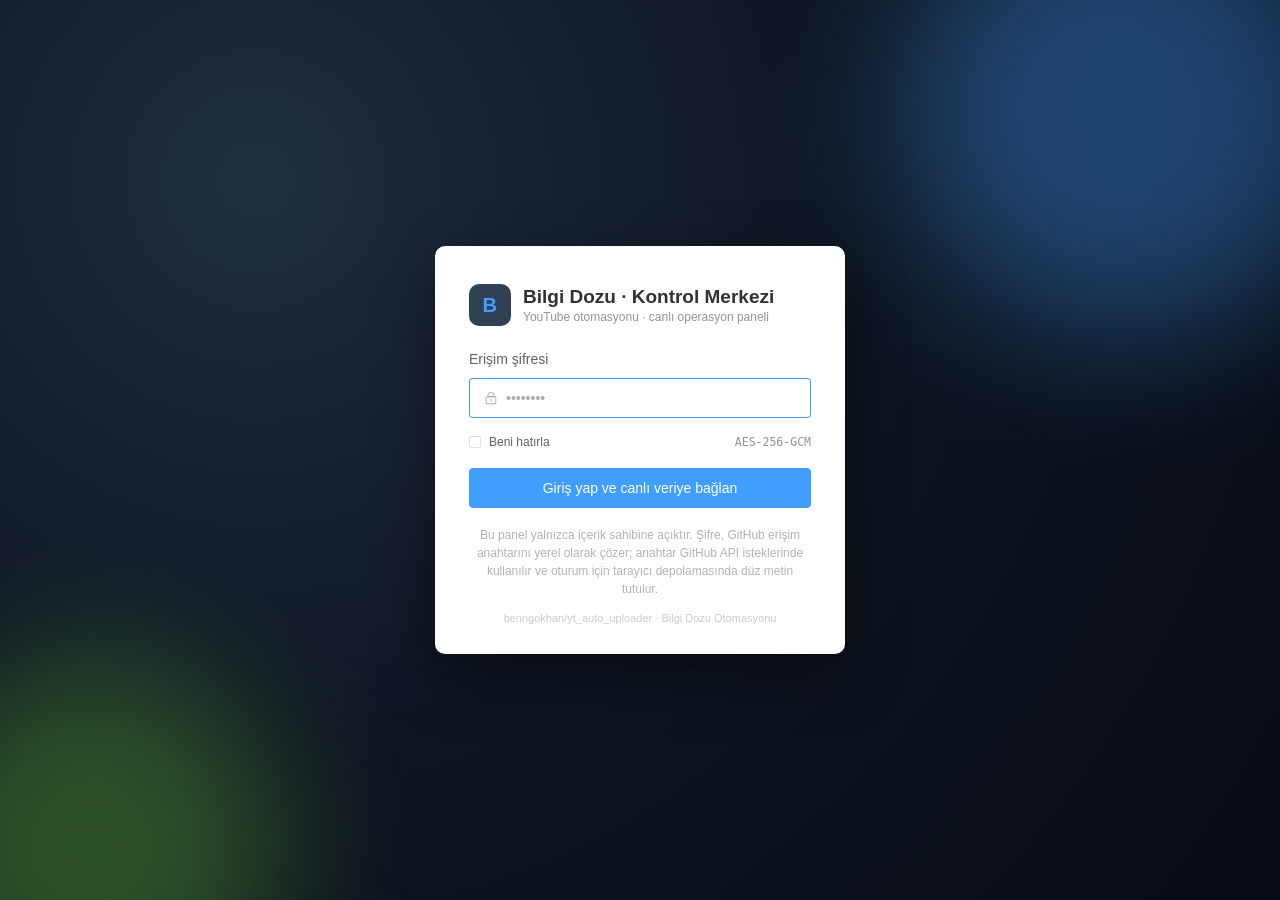
<file: admin/index.html>
<!DOCTYPE html>
<html lang="tr">
<head>
  <meta charset="utf-8" />
  <meta name="viewport" content="width=device-width, initial-scale=1, maximum-scale=1, user-scalable=no" />
  <meta name="robots" content="noindex, nofollow" />
  <title>Bilgi Dozu · Otomasyon Kontrol Merkezi</title>
  <link rel="icon" href="data:image/svg+xml,%3Csvg xmlns='http://www.w3.org/2000/svg' viewBox='0 0 64 64'%3E%3Crect width='64' height='64' rx='14' fill='%23304156'/%3E%3Ctext x='32' y='44' font-size='34' text-anchor='middle' fill='%23409eff' font-family='system-ui'%3EB%3C/text%3E%3C/svg%3E" />
  <link rel="stylesheet" href="./vendor/element-plus.css" />
  <link rel="stylesheet" href="./assets/panel.css" />
</head>
<body>
  <div id="app"></div>
  <script src="./vendor/vue.global.prod.js"></script>
  <script src="./vendor/element-plus.full.min.js"></script>
  <script src="./vendor/element-plus-icons.js"></script>
  <script src="./vendor/echarts.min.js"></script>
  <script src="./vendor/xlsx.full.min.js"></script>
  <script src="./js/api.js"></script>
  <script src="./js/shell.js"></script>
  <script src="./js/views-core.js"></script>
  <script src="./js/views-data.js"></script>
  <script src="./js/views-kapak.js"></script>
  <script src="./js/views-uretim.js"></script>
  <script src="./js/views-guvenlik.js"></script>
  <script src="./js/views-api.js"></script>
  <script src="./js/views-analytics.js"></script>
</body>
</html>
</file>
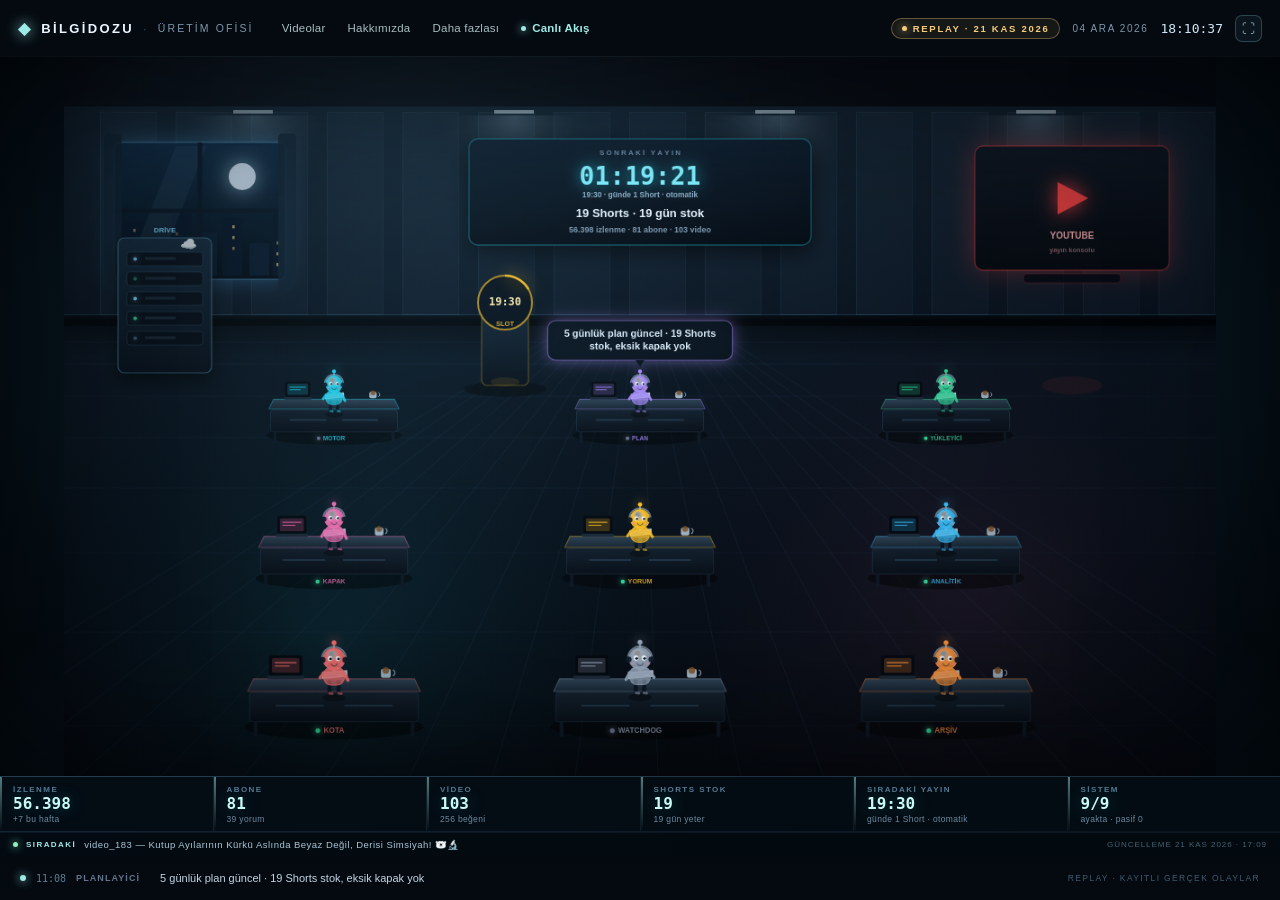
<file: canli/index.html>
<!doctype html>
<html lang="tr">
<head>
<meta charset="utf-8">
<meta name="viewport" content="width=device-width,initial-scale=1,viewport-fit=cover">
<meta http-equiv="Cache-Control" content="no-cache, no-store, must-revalidate">
<meta name="theme-color" content="#050d13">
<meta name="description" content="Bilgi Dozu üretim ofisinin canlı akışı: 9 maskot, gerçek yayın verileri ve sessiz ofis görünümü.">
<title>Canlı Akış · Bilgi Dozu</title>
<style>
  *{box-sizing:border-box;margin:0;padding:0}
  html,body{height:100%;overflow:hidden;background:#040a10}
  body{font-family:-apple-system,"Segoe UI",Roboto,Arial,sans-serif;color:#dbe7f3;-webkit-font-smoothing:antialiased;user-select:none}
  #app{position:absolute;inset:0;display:flex;flex-direction:column;overflow:hidden}
  #sceneWrap{position:relative;flex:1 1 auto;min-height:0;overflow:hidden;
      background:radial-gradient(115% 85% at 50% 40%,rgba(28,88,116,.26),transparent 64%),
                 radial-gradient(80% 60% at 50% 105%,rgba(10,42,62,.45),transparent 72%),#030a10}
  #sceneWrap::after{content:"";position:absolute;inset:0;pointer-events:none;
      box-shadow:inset 0 0 150px rgba(0,0,0,.6),inset 0 1px 0 rgba(157,235,231,.07)}
  #scene{position:absolute;left:50%;top:50%;width:1280px;height:800px;display:block;transform-origin:center center;transform:translate(-50%,-50%)}

  #top{position:relative;flex:none;height:56px;display:flex;align-items:center;gap:20px;justify-content:space-between;
       padding:0 18px;background:linear-gradient(180deg,rgba(4,10,16,.96) 0%,rgba(4,10,16,.5) 66%,transparent 100%);z-index:3}
  .brand{display:flex;align-items:center;gap:9px;font-size:13px;font-weight:700;letter-spacing:.18em;color:#eaf6ff;
         text-decoration:none;white-space:nowrap;flex:none}
  .brand .logo{color:#9debe7;font-size:16px;text-shadow:0 0 14px rgba(157,235,231,.9)}
  .brand .sep{color:#2c4459;font-weight:400}
  .brand em{font-style:normal;font-weight:500;font-size:10.5px;letter-spacing:.2em;color:#7d97ad}

  #siteNav{display:flex;align-items:center;gap:22px;font-size:11.5px;color:#a8bec0;margin-left:8px;margin-right:auto}
  #siteNav a{color:inherit;text-decoration:none;letter-spacing:.02em;transition:color .2s;white-space:nowrap}
  #siteNav a:hover{color:#9debe7}
  #siteNav a.active{color:#9debe7;font-weight:700}
  #siteNav a.active::before{content:"";display:inline-block;width:5px;height:5px;border-radius:50%;background:#9debe7;
         box-shadow:0 0 8px #9debe7;margin-right:6px;vertical-align:middle;animation:blink 1.8s infinite}

  .right{display:flex;align-items:center;gap:12px;flex:none}
  .badge{display:flex;align-items:center;gap:6px;font-size:9.5px;letter-spacing:.18em;font-weight:700;color:#f6cc7a;
         border:1px solid rgba(246,204,122,.35);background:rgba(246,204,122,.07);padding:4px 10px;border-radius:20px;white-space:nowrap}
  .badge i{width:5px;height:5px;border-radius:50%;background:#f6cc7a;box-shadow:0 0 8px #f6cc7a;animation:blink 1.8s infinite}
  .badge.canli{color:#8ef0c0;border-color:rgba(142,240,192,.4);background:rgba(142,240,192,.08)}
  .badge.canli i{background:#8ef0c0;box-shadow:0 0 8px #8ef0c0}
  #date{font-size:10px;letter-spacing:.16em;color:#7d97ad;white-space:nowrap}
  #clock{font-size:13px;color:#cfe6f5;white-space:nowrap}
  #fs{height:27px;width:27px;border-radius:7px;border:1px solid rgba(150,220,230,.24);background:rgba(120,200,255,.06);color:#9fb6c9;font-size:13px;cursor:pointer;line-height:1;display:inline-flex;align-items:center;justify-content:center}
  #fs:hover{color:#9debe7;border-color:rgba(157,235,231,.55)}

  #stats{flex:none;display:grid;grid-template-columns:repeat(6,minmax(0,1fr));gap:1px;
      background:linear-gradient(90deg,rgba(120,200,255,.14),rgba(120,200,255,.05));
      border-top:1px solid rgba(120,200,255,.15);box-shadow:0 -14px 40px rgba(0,0,0,.35)}
  .stat{display:flex;flex-direction:column;gap:1px;padding:8px 13px 7px;background:rgba(4,12,19,.96);
      position:relative;overflow:hidden}
  .stat::before{content:"";position:absolute;left:0;top:0;bottom:0;width:2px;
      background:linear-gradient(180deg,rgba(157,235,231,.5),transparent)}
  .stat .k{font-size:8px;letter-spacing:.18em;color:#557a92;text-transform:uppercase;font-weight:600}
  .stat b{font-size:16px;font-weight:700;color:#c8fbf6;line-height:1.15;
      font-family:ui-monospace,"Roboto Mono",Menlo,monospace;font-variant-numeric:tabular-nums;
      text-shadow:0 0 16px rgba(34,211,238,.35)}
  .stat em{font-style:normal;font-size:8.5px;letter-spacing:.04em;color:#6b8aa0}
  #stLive{grid-column:1/-1;display:flex;align-items:center;gap:8px;padding:6px 13px;
      background:rgba(3,10,16,.97);border-top:1px solid rgba(120,200,255,.07);font-size:9.5px;
      letter-spacing:.05em;color:#8fb0c8;min-width:0}
  #stLive b{font-size:8px;letter-spacing:.18em;color:#9debe7;flex:none}
  #stNext{white-space:nowrap;overflow:hidden;text-overflow:ellipsis;min-width:0;color:#a9c6d6}
  #stUpdated{margin-left:auto;flex:none;font-size:8px;letter-spacing:.12em;color:#43616f}
  .liveDot{width:5px;height:5px;border-radius:50%;background:#8ef0c0;box-shadow:0 0 8px #8ef0c0;
      flex:none;animation:blink 1.8s infinite}
  #stQuota{display:none;grid-column:1/-1;gap:6px 12px;padding:8px 13px 10px;
      background:rgba(4,12,19,.96);border-top:1px solid rgba(120,200,255,.07);
      grid-template-columns:repeat(2,minmax(0,1fr))}
  .q{display:flex;flex-direction:column;gap:3px;min-width:0}
  .q .qt{display:flex;justify-content:space-between;font-size:8px;letter-spacing:.1em;color:#6f8aa3}
  .q .qt b{color:#9debe7;font-weight:700;font-variant-numeric:tabular-nums}
  .q .bar{height:3px;border-radius:2px;background:rgba(120,200,255,.14);overflow:hidden}
  .q .bar i{display:block;height:100%;border-radius:2px;background:linear-gradient(90deg,#38bdf8,#8ef0c0)}
  #stWorkers{display:none;grid-column:1/-1;gap:6px 10px;padding:9px 13px;
      background:rgba(4,12,19,.96);border-top:1px solid rgba(120,200,255,.07);
      grid-template-columns:repeat(3,minmax(0,1fr))}
  .wchip{display:flex;align-items:center;gap:5px;font-size:9px;letter-spacing:.05em;color:#9fb6c9;
      white-space:nowrap;overflow:hidden;text-overflow:ellipsis}
  .wchip i{width:5px;height:5px;border-radius:50%;flex:none}
  @media (max-aspect-ratio:1/1){
    #stats{grid-template-columns:repeat(2,minmax(0,1fr))}
    .stat{padding:10px 13px 9px}
    .stat b{font-size:19px}
    #stWorkers{display:grid}
    #stQuota{display:grid}
    #top{height:52px}
    #ticker{height:40px}
  }
  @media (max-height:480px) and (min-aspect-ratio:1/1){#stats{display:none}}

  .mono{font-family:ui-monospace,"Roboto Mono",Menlo,Consolas,monospace}
  #ticker{position:relative;flex:none;height:44px;display:flex;align-items:center;gap:10px;padding:0 20px;
          background:linear-gradient(0deg,rgba(4,10,16,.97) 0%,rgba(4,10,16,.62) 55%,transparent 100%);z-index:3;font-size:11px}
  #ticker .dot{width:6px;height:6px;border-radius:50%;background:#9debe7;box-shadow:0 0 10px #9debe7;flex:none}
  #tkTime{color:#5d7d94;font-size:10px}
  #tkWho{font-size:9px;letter-spacing:.12em;font-weight:700;text-transform:uppercase;color:#9debe7;min-width:74px}
  #tkMsg{color:#c3d5e3;white-space:nowrap;overflow:hidden;text-overflow:ellipsis;transition:opacity .3s}
  #ticker .src{margin-left:auto;font-size:8.5px;letter-spacing:.16em;color:#3f5a6e;flex:none}

  @media (max-width:1080px){#siteNav{display:none}}
  @media (max-width:720px){#date{display:none}}

  @keyframes blink{0%,100%{opacity:1}50%{opacity:.25}}
</style>
</head>
<body>
<div id="app">
  <header id="top">
    <a class="brand" href="https://benngokhan.github.io/">
      <span class="logo">◆</span> BİLGİDOZU
      <span class="sep">·</span>
      <em>ÜRETİM OFİSİ</em>
    </a>
    <nav id="siteNav" aria-label="Site menüsü">
      <a href="https://benngokhan.github.io/#videolar">Videolar</a>
      <a href="https://benngokhan.github.io/#hikaye">Hakkımızda</a>
      <a href="https://benngokhan.github.io/#derinlemesine">Daha fazlası</a>
      <a class="active" href="./">Canlı Akış</a>
    </nav>
    <div class="right">
      <span class="badge" id="mode"><i></i><span id="modeText">REPLAY</span></span>
      <span id="date">—</span>
      <span id="clock" class="mono">--:--:--</span>
      <button id="fs" title="Tam ekran">⛶</button>
    </div>
  </header>

  <main id="sceneWrap">
    <canvas id="scene"></canvas>
  </main>

  <section id="stats" aria-label="Gerçek kanal verileri">
    <div class="stat"><span class="k">İzlenme</span><b id="stIzlenme">—</b><em id="stHaftalik">—</em></div>
    <div class="stat"><span class="k">Abone</span><b id="stAbone">—</b><em id="stYorum">—</em></div>
    <div class="stat"><span class="k">Video</span><b id="stVideo">—</b><em id="stBegeni">—</em></div>
    <div class="stat"><span class="k">Shorts Stok</span><b id="stShorts">—</b><em id="stGun">—</em></div>
    <div class="stat"><span class="k">Sıradaki Yayın</span><b id="stSlot">—</b><em id="stSlotAlt">—</em></div>
    <div class="stat"><span class="k">Sistem</span><b id="stSistem">—</b><em id="stSistemAlt">—</em></div>
    <div id="stLive">
      <span class="liveDot"></span><b>SIRADAKİ</b>
      <span id="stNext">—</span>
      <span id="stUpdated">—</span>
    </div>
    <div id="stQuota"></div>
    <div id="stWorkers"></div>
  </section>

  <footer id="ticker">
    <span class="dot"></span>
    <span id="tkTime" class="mono">--:--</span>
    <span id="tkWho">—</span>
    <span id="tkMsg">—</span>
    <span class="src" id="tkSrc">REPLAY · KAYITLI GERÇEK OLAYLAR</span>
  </footer>
</div>

<script>
/* ═══════════════════════════════════════════════════════════════════
   BİLGİDOZU · ÜRETİM OFİSİ  (göz hizası / perspektif görünüm)
   Arka duvar, pencereli oda, derinlikli zemin. 9 maskot masalarında
   çalışır; olay olunca biri evrakı kapıp koridordan arkadaşına gider.
   Veri: ./data/canli.json · "replay" = kayıtlı gerçek olaylar
   ═══════════════════════════════════════════════════════════════════ */

const FALLBACK = {
  mod: "replay", mod_etiketi: "REPLAY · 21 KAS 2026",
  sistem: { slot_saati: "19:30" },
  kanal: { izlenme: 56398, abone: 81, video: 103, yorum: 39, begeni: 256 },
  kuyruk: { shorts: 19, gun: 19, sonraki: "video_183" },
  isci: [
    {id:"motor",durum:"bekliyor"},{id:"planlayici",durum:"beklemede"},{id:"yukleyici",durum:"tamam"},
    {id:"kapak",durum:"tamam"},{id:"yorum",durum:"tamam"},{id:"analitik",durum:"tamam"},
    {id:"kota",durum:"ok"},{id:"watchdog",durum:"beklemede"},{id:"arsiv",durum:"tamam"}
  ],
  akis: [
    {t:"11:08",isci:"planlayici",metin:"5 günlük plan güncel · 19 Shorts stok, eksik kapak yok"},
    {t:"14:26",isci:"telemetri",metin:"Drive stoğu senkronlandı · 19 Shorts, sıradaki video_183",kenar:"drive-slot"},
    {t:"19:12",isci:"yukleyici",metin:"Kuyruk ısıtıldı · Drive ve tablo kontrol edildi",kenar:"drive-slot"},
    {t:"19:15",isci:"kapak",metin:"video_182 için hazır Drive kapağı uygulandı",kenar:"yt-kapak"},
    {t:"19:16",isci:"yorum",metin:"video_182 altına ilk sabit yorum yazıldı",kenar:"kapak-yorum"},
    {t:"19:30",isci:"yukleyici",metin:"19:30 yayın slotu açıldı",kenar:"slot-yt"},
    {t:"19:31",isci:"yukleyici",metin:"video_182 yayınlandı · youtu.be/_J95OOCW488",kenar:"slot-yt"},
    {t:"19:50",isci:"watchdog",metin:"Slot watchdog erken uyarıyı geçti · slot sağlıklı",kenar:"drive-slot"},
    {t:"20:09",isci:"analitik",metin:"30 videonun görüntülenme verisi güncellendi",kenar:"yorum-analitik"}
  ]
};

/* ── sahne ölçüleri ── */
const W = 1280, H = 800;
const TAU = Math.PI * 2;
const WALL = 300;                        // duvar/zemin sınırı
const VP = { x: 640, y: 252 };           // perspektif kaçış noktası
const COLS = [300, 640, 980];
const ROWS = [
  { y: 392, s: 0.82 },                   // arka sıra
  { y: 546, s: 0.95 },                   // orta sıra
  { y: 706, s: 1.09 }                    // ön sıra
];
const LANE_Y = [462, 612, 620];          // sıra koridorları
const VERT = [430, 834];                 // dikey koridorlar
const PROP_LANE = 352;                   // eşyaların önündeki hat

const WORKERS = [
  { id:"motor",      label:"MOTOR",     emoji:"🎬", c:"#22d3ee", row:0, col:0 },
  { id:"planlayici", label:"PLAN",      emoji:"📅", c:"#a78bfa", row:0, col:1 },
  { id:"yukleyici",  label:"YÜKLEYİCİ", emoji:"🚀", c:"#34d399", row:0, col:2 },
  { id:"kapak",      label:"KAPAK",     emoji:"🖼️", c:"#f472b6", row:1, col:0 },
  { id:"yorum",      label:"YORUM",     emoji:"💬", c:"#fbbf24", row:1, col:1 },
  { id:"analitik",   label:"ANALİTİK",  emoji:"📊", c:"#38bdf8", row:1, col:2 },
  { id:"kota",       label:"KOTA",      emoji:"🔋", c:"#f87171", row:2, col:0 },
  { id:"watchdog",   label:"WATCHDOG",  emoji:"🛡️", c:"#94a3b8", row:2, col:1 },
  { id:"arsiv",      label:"ARŞİV",     emoji:"📦", c:"#fb923c", row:2, col:2 }
];

const PROPS = [
  { id:"drive", label:"DRİVE",   emoji:"☁️", c:"#7dd3fc", x:112,  y:352, w:104, h:150, top:202 },
  { id:"slot",  label:"SLOT",    emoji:"⏰", c:"#fbbf24", x:490,  y:366, w:80,  h:126, top:240 },
  { id:"yt",    label:"YOUTUBE", emoji:"▶️", c:"#ef4444", x:1120, y:372, w:216, h:138, top:100 }
];

const DURUM_RENK = { tamam:"#34d399", ok:"#34d399", beklemede:"#64748b", bekliyor:"#64748b", hata:"#f87171" };
const ROUTES = {
  "motor-drive":    ["motor", "drive"],
  "drive-slot":     ["drive", "yukleyici"],
  "slot-yt":        ["yukleyici", "yt"],
  "yt-kapak":       ["yt", "kapak"],
  "kapak-yorum":    ["kapak", "yorum"],
  "yorum-analitik": ["yorum", "analitik"]
};
const AYLAR = ["OCA","ŞUB","MAR","NİS","MAY","HAZ","TEM","AĞU","EYL","EKİ","KAS","ARA"];

/* ── yerleşim ── */
const PLACES = {};
function scaleAtY(y){
  return Math.max(0.76, Math.min(1.16, 0.80 + (y - 330) * 0.00075));
}
WORKERS.forEach(w => {
  const r = ROWS[w.row];
  PLACES[w.id] = {
    id:w.id, type:"desk", x:COLS[w.col], y:r.y, row:w.row, s:r.s,
    standX: COLS[w.col] + 66 * r.s, c:w.c, label:w.label, emoji:w.emoji
  };
});
PROPS.forEach(p => {
  PLACES[p.id] = {
    id:p.id, type:"prop", x:p.x, y:p.y, c:p.c, label:p.label,
    emoji:p.emoji, prop:p, s: scaleAtY(p.y)
  };
});

/* ── canvas ── */
const CV = document.getElementById("scene");
const X = CV.getContext("2d");
const nf = new Intl.NumberFormat("tr-TR");
const pad = n => String(n).padStart(2, "0");

function setupCanvas(){
  const dpr = Math.min(window.devicePixelRatio || 1, 2);
  CV.width = W * dpr; CV.height = H * dpr;
  CV.style.width = W + "px"; CV.style.height = H + "px";
  X.setTransform(dpr, 0, 0, dpr, 0, 0);
  X.textBaseline = "middle";
}

/* ── durum ── */
let D = FALLBACK, time = 0, last = 0;
const mascots = {};
const jobs = [];
const pending = [];
const parts = [];
const confetti = [];
let bubble = null;

/* ── yardımcı ── */
function rgba(hex, a){
  const n = parseInt(hex.slice(1), 16);
  return `rgba(${(n>>16)&255},${(n>>8)&255},${n&255},${a})`;
}
function rr(x,y,w,h,r){
  X.beginPath();
  if (X.roundRect) X.roundRect(x,y,w,h,r);
  else { X.moveTo(x+r,y); X.arcTo(x+w,y,x+w,y+h,r); X.arcTo(x+w,y+h,x,y+h,r); X.arcTo(x,y+h,x,y,r); X.arcTo(x,y,x+w,y,r); X.closePath(); }
}
function accent(id){
  const w = (D.isci || []).find(x => x.id === id);
  return DURUM_RENK[w?.durum] || "#34d399";
}
function vgrad(x, y0, y1, c0, c1){
  const g = X.createLinearGradient(x, y0, x, y1);
  g.addColorStop(0, c0); g.addColorStop(1, c1);
  return g;
}


/* ── yol ── */
function mkPath(pts){
  const segs = []; let total = 0;
  for (let i = 0; i < pts.length - 1; i++){
    const a = pts[i], b = pts[i+1];
    const d = Math.hypot(b.x-a.x, b.y-a.y);
    if (d < 1) continue;
    segs.push({ a, b, d, start: total });
    total += d;
  }
  return { segs, total };
}
function posAt(p, s){
  if (!p.segs.length) return { x:0, y:0 };
  s = Math.max(0, Math.min(p.total, s));
  for (const g of p.segs){
    if (s <= g.start + g.d){
      const t = g.d ? (s - g.start) / g.d : 0;
      return { x: g.a.x + (g.b.x - g.a.x) * t, y: g.a.y + (g.b.y - g.a.y) * t };
    }
  }
  const g = p.segs[p.segs.length-1];
  return { x:g.b.x, y:g.b.y };
}
function laneFor(ax, bx){
  const d0 = Math.abs(ax - VERT[0]) + Math.abs(bx - VERT[0]);
  const d1 = Math.abs(ax - VERT[1]) + Math.abs(bx - VERT[1]);
  return d0 <= d1 ? VERT[0] : VERT[1];
}
function endPoint(P){
  return P.type === "desk"
    ? { x: P.standX, y: P.y - 34 * P.s }
    : { x: P.x, y: P.y };
}
function buildRoute(a, b){
  const stop = endPoint(b);
  const bx = stop.x;
  const by = stop.y;
  const ay = a.type === "desk" ? LANE_Y[a.row] : a.y;
  const pts = [{ x:a.x, y:a.y }, { x:a.x, y:ay }];
  const lane = laneFor(a.x, bx);
  pts.push({ x:lane, y:ay });
  const bLane = b.type === "desk" ? LANE_Y[b.row] : PROP_LANE;
  pts.push({ x:lane, y:bLane });
  pts.push({ x:bx, y:bLane });
  pts.push({ x:bx, y:by });
  return mkPath(pts);
}

/* ── maskotlar ── */
function buildMascots(){
  Object.values(PLACES).forEach(p => {
    if (p.type !== "desk") return;
    mascots[p.id] = {
      id:p.id, place:p, x:p.x, y:p.y - 18 * p.s,
      walking:false, hop:0, flair:0, blink:0, drift: 0,
      nextBlink: 2 + Math.random()*4, phase: Math.random()*TAU,
      col:p.c, emoji:p.emoji
    };
  });
}

/* ── olay ── */
function runEvent(ev){
  let route = ev.demo ? [ev.isci, ev.isci] : ROUTES[ev.kenar];
  if (!route){
    if (PLACES[ev.isci]) route = [ev.isci, ev.isci];
    else if (ev.isci === "telemetri") route = ["drive", "drive"];
  }
  if (!route) return;
  const A = PLACES[route[0]], B = PLACES[route[1]];
  if (!A || !B) return;

  if (A === B){ arrive(B, ev); return; }

  const carrier = mascots[A.id] || null;
  const item = { A, B, ev, carrier };
  if (carrier && (carrier.walking || jobs.some(j => j.carrier === carrier))) pending.push(item);
  else startJob(item);
  ticker(ev);
}

function startJob(item){
  const { A, B, ev, carrier } = item;
  const path = buildRoute(A, B);
  jobs.push({ A, B, carrier, ev, phase:0, s:0, path, back:null, wait:0 });
  if (carrier) carrier.walking = true;
}

function arrive(S, ev){
  const m = mascots[S.id];
  if (m){ m.hop = 1; m.flair = 1; }
  burst(S);
  if (/yayınlandı|yayinlandi/.test(ev.metin)) confettiBurst(S);
  bubble = { text: ev.metin, t: 0, life: 3.8, at: S };
  ticker(ev);
}

function burst(S){
  const y = S.type === "desk" ? S.y - 44 * S.s : S.prop.top + 10;
  for (let i = 0; i < 16; i++){
    const a = Math.random()*TAU, sp = 30 + Math.random()*90;
    parts.push({ x:S.x, y, vx:Math.cos(a)*sp, vy:Math.sin(a)*sp - 28, life:.5+Math.random()*.5,
                 c:S.c, r:1+Math.random()*1.8 });
  }
}
function confettiBurst(S){
  const cols = ["#22d3ee","#f472b6","#fbbf24","#34d399","#a78bfa"];
  const y = S.type === "desk" ? S.y - 60 : S.prop.top + 16;
  for (let i = 0; i < 36; i++){
    const a = -Math.PI/2 + (Math.random()-.5)*2.4, sp = 80 + Math.random()*190;
    confetti.push({ x:S.x, y, vx:Math.cos(a)*sp, vy:Math.sin(a)*sp,
                    rot:Math.random()*TAU, vr:(Math.random()-.5)*8, life:1.8+Math.random()*.8,
                    c:cols[i%cols.length], w:4+Math.random()*4 });
  }
}

/* ── güncelleme ── */
function update(dt){
  Object.values(mascots).forEach(m => {
    if (m.hop > 0) m.hop = Math.max(0, m.hop - dt*2.4);
    if (m.flair > 0) m.flair = Math.max(0, m.flair - dt*1.5);
    if (m.blink > 0) m.blink = Math.max(0, m.blink - dt);
    if (time > m.nextBlink && m.blink === 0){ m.blink = .13; m.nextBlink = time + 2.2 + Math.random()*3.2; }
  });

  for (let i = jobs.length - 1; i >= 0; i--){
    const j = jobs[i];
    if (j.phase === 0){
      j.s += 250 * dt;
      const p = posAt(j.path, j.s);
      if (j.carrier){ j.carrier.x = p.x; j.carrier.y = p.y; }
      if (j.s >= j.path.total){
        j.phase = 1; j.wait = 0; j.s = 0;
        if (j.carrier){ const stop = endPoint(j.B); j.carrier.x = stop.x; j.carrier.y = stop.y; }
        arrive(j.B, j.ev);
      }
    } else if (j.phase === 1){
      j.wait += dt;
      if (j.wait > 0.55){
        j.phase = 2;
        const stop = endPoint(j.B);
        const pts = [...j.path.segs.map(g => g.a), stop].reverse();
        j.back = mkPath(pts);
      }
    } else {
      j.s += 250 * dt;
      const p = posAt(j.back, j.s);
      if (j.carrier){ j.carrier.x = p.x; j.carrier.y = p.y; }
      if (j.s >= j.back.total){
        if (j.carrier){
          j.carrier.x = j.A.x; j.carrier.y = j.A.y - 18 * j.A.s;
          j.carrier.walking = false;
        }
        jobs.splice(i, 1);
        const k = pending.findIndex(it => !it.carrier || !(it.carrier.walking || jobs.some(x => x.carrier === it.carrier)));
        if (k >= 0) startJob(pending.splice(k, 1)[0]);
      }
    }
  }

  for (let i = parts.length-1; i >= 0; i--){
    const q = parts[i];
    q.x += q.vx*dt; q.y += q.vy*dt; q.vy += 140*dt; q.life -= dt;
    if (q.life <= 0) parts.splice(i, 1);
  }
  for (let i = confetti.length-1; i >= 0; i--){
    const q = confetti[i];
    q.x += q.vx*dt; q.y += q.vy*dt; q.vy += 260*dt; q.vx *= .99; q.rot += q.vr*dt; q.life -= dt;
    if (q.life <= 0) confetti.splice(i, 1);
  }
  if (bubble){ bubble.t += dt; if (bubble.t > bubble.life) bubble = null; }
}

/* ── çizim: duvar + zemin ── */
function drawRoom(){
  // tavan
  X.fillStyle = "#070c14";
  X.fillRect(0, 0, W, 64);

  // duvar
  const wg = vgrad(0, 56, WALL, "#11202e", "#0a1420");
  X.fillStyle = wg; X.fillRect(0, 56, W, WALL - 56);

  // duvar panelleri
  for (let x = 40; x < W; x += 84){
    X.fillStyle = "rgba(140,205,255,.028)";
    X.fillRect(x, 62, 62, WALL - 74);
    X.strokeStyle = "rgba(120,190,240,.07)"; X.lineWidth = 1;
    X.strokeRect(x + .5, 62.5, 62, WALL - 75);
  }
  // süpürgelik
  X.fillStyle = "rgba(4,9,15,.9)"; X.fillRect(0, WALL - 12, W, 12);
  X.strokeStyle = "rgba(120,200,255,.16)"; X.beginPath();
  X.moveTo(0, WALL - 12.5); X.lineTo(W, WALL - 12.5); X.stroke();

  // tavan spotları
  for (let i = 0; i < 4; i++){
    const x = 210 + i * 290;
    const g = X.createRadialGradient(x, 66, 2, x, 66, 96);
    g.addColorStop(0, "rgba(190,230,255,.22)"); g.addColorStop(1, "transparent");
    X.fillStyle = g; X.fillRect(x - 96, 66, 192, 190);
    X.fillStyle = "rgba(220,245,255,.55)";
    X.fillRect(x - 22, 60, 44, 4);
  }

  // zemin
  const fg = vgrad(0, WALL, H, "#0b1622", "#050a11");
  X.fillStyle = fg; X.fillRect(0, WALL, W, H - WALL);

  // zemin ışığı
  const l1 = X.createRadialGradient(300, 640, 20, 300, 640, 460);
  l1.addColorStop(0, "rgba(34,211,238,.10)"); l1.addColorStop(1, "transparent");
  X.fillStyle = l1; X.fillRect(0, WALL, W, H - WALL);
  const l2 = X.createRadialGradient(1010, 600, 20, 1010, 600, 420);
  l2.addColorStop(0, "rgba(244,114,182,.07)"); l2.addColorStop(1, "transparent");
  X.fillStyle = l2; X.fillRect(0, WALL, W, H - WALL);

  // perspektif zemin çizgileri
  X.save();
  X.beginPath(); X.rect(0, WALL, W, H - WALL); X.clip();
  X.strokeStyle = "rgba(96,170,220,.07)"; X.lineWidth = 1;
  for (let x = -260; x <= W + 260; x += 92){
    X.beginPath(); X.moveTo(VP.x, VP.y); X.lineTo(x, H); X.stroke();
  }
  const rowsY = [318, 342, 378, 424, 480, 552, 640, 744];
  rowsY.forEach((y, i) => {
    X.strokeStyle = `rgba(96,170,220,${0.075 - i * 0.006})`;
    X.beginPath(); X.moveTo(0, y); X.lineTo(W, y); X.stroke();
  });
  X.restore();

  // duvar/zemin birleşim gölgesi
  const sh = X.createLinearGradient(0, WALL - 8, 0, WALL + 34);
  sh.addColorStop(0, "rgba(0,0,0,.5)"); sh.addColorStop(1, "transparent");
  X.fillStyle = sh; X.fillRect(0, WALL - 8, W, 42);
}

/* ── çizim: pencere ── */
function drawWindow(){
  const x = 56, y = 96, w = 190, h = 152;
  X.save();
  X.shadowColor = "rgba(80,180,255,.35)"; X.shadowBlur = 26;
  rr(x, y, w, h, 6);
  const g = X.createLinearGradient(x, y, x, y + h);
  g.addColorStop(0, "#0d2740"); g.addColorStop(.55, "#071726"); g.addColorStop(1, "#040b14");
  X.fillStyle = g; X.fill();
  X.restore();
  X.strokeStyle = "rgba(120,200,255,.28)"; X.lineWidth = 1.4; X.stroke();

  X.save();
  rr(x + 4, y + 4, w - 8, h - 8, 4); X.clip();
  // ay
  X.beginPath(); X.arc(x + 142, y + 38, 15, 0, TAU);
  X.fillStyle = "rgba(226,240,255,.85)"; X.shadowColor = "rgba(200,235,255,.8)"; X.shadowBlur = 24; X.fill();
  X.shadowBlur = 0;
  // şehir
  const bld = [[10,64],[36,44],[64,72],[92,52],[120,68],[150,40],[176,74]];
  bld.forEach((b, i) => {
    const bx = x + b[0], bh = b[1];
    X.fillStyle = i % 2 ? "rgba(10,26,44,.95)" : "rgba(7,20,36,.95)";
    X.fillRect(bx, y + h - bh, 22, bh);
    for (let wy = y + h - bh + 8; wy < y + h - 8; wy += 12){
      for (let wx = bx + 4; wx < bx + 18; wx += 7){
        if (Math.sin(wx * 3 + wy) > 0.15){
          X.fillStyle = `rgba(255,214,140,${0.25 + 0.4 * Math.abs(Math.sin(wx + wy + time * .4))})`;
          X.fillRect(wx, wy, 2.6, 3.4);
        }
      }
    }
  });
  // cam yansıması
  X.fillStyle = "rgba(160,220,255,.06)";
  X.beginPath(); X.moveTo(x + 10, y + h); X.lineTo(x + 70, y); X.lineTo(x + 104, y); X.lineTo(x + 44, y + h); X.closePath(); X.fill();
  X.restore();

  // çerçeve
  X.strokeStyle = "rgba(10,20,32,.95)"; X.lineWidth = 5;
  X.beginPath(); X.moveTo(x + w/2, y); X.lineTo(x + w/2, y + h); X.stroke();
  X.beginPath(); X.moveTo(x, y + h/2); X.lineTo(x + w, y + h/2); X.stroke();

  // perde
  X.fillStyle = "rgba(16,32,48,.85)";
  rr(x - 12, y - 10, 20, h + 22, 5); X.fill();
  rr(x + w - 8, y - 10, 20, h + 22, 5); X.fill();
}

/* ── çizim: duvar panosu ── */
function drawBoard(){
  const w = 380, h = 118, x = 640 - w/2, y = 92;
  X.save();
  X.shadowColor = "rgba(0,0,0,.6)"; X.shadowBlur = 22; X.shadowOffsetY = 8;
  rr(x, y, w, h, 10);
  X.fillStyle = vgrad(0, y, y + h, "rgba(13,28,44,.97)", "rgba(5,11,19,.97)"); X.fill();
  X.restore();
  X.strokeStyle = "rgba(34,211,238,.32)"; X.lineWidth = 1.3; X.stroke();

  X.textAlign = "center";
  X.font = "700 8px -apple-system,Roboto,sans-serif";
  X.fillStyle = "#6f8aa3";
  X.fillText("S O N R A K İ   Y A Y I N", 640, y + 16);

  const d = new Date();
  const s = new Date(d.getFullYear(), d.getMonth(), d.getDate(), 19, 30, 0, 0);
  if (s <= d) s.setDate(s.getDate() + 1);
  const ms = s - d;
  const cd = `${pad(Math.floor(ms/3600000))}:${pad(Math.floor(ms%3600000/60000))}:${pad(Math.floor(ms%60000/1000))}`;

  X.save();
  X.font = "700 28px ui-monospace,'Roboto Mono',monospace";
  X.fillStyle = "#7ff0ff";
  X.shadowColor = "rgba(34,211,238,.75)"; X.shadowBlur = 16;
  X.fillText(cd, 640, y + 44);
  X.restore();

  X.font = "600 8.5px -apple-system,Roboto,sans-serif";
  X.fillStyle = "#8fb0c8";
  X.fillText(`${D.sistem?.slot_saati || "19:30"} · günde 1 Short · otomatik`, 640, y + 63);

  X.font = "700 13px -apple-system,Roboto,sans-serif";
  X.fillStyle = "#eaf6ff";
  X.fillText(`${D.kuyruk?.shorts ?? "—"} Shorts · ${D.kuyruk?.gun ?? "—"} gün stok`, 640, y + 83);

  X.font = "600 9px -apple-system,Roboto,sans-serif";
  X.fillStyle = "#7d97ad";
  X.fillText(`${nf.format(D.kanal?.izlenme ?? 0)} izlenme · ${D.kanal?.abone ?? 0} abone · ${D.kanal?.video ?? 0} video`, 640, y + 102);
}

/* ── çizim: eşyalar ── */
function drawProps(){
  PROPS.forEach(p => {
    const stand = PLACES[p.id];

    if (p.id === "drive"){
      // sunucu dolabı
      X.save();
      X.shadowColor = "rgba(0,0,0,.55)"; X.shadowBlur = 20; X.shadowOffsetY = 10;
      rr(p.x - p.w/2, p.top, p.w, p.h, 7);
      X.fillStyle = vgrad(0, p.top, p.y, "rgba(20,38,56,.98)", "rgba(8,16,26,.98)"); X.fill();
      X.restore();
      X.strokeStyle = rgba(p.c, .35); X.lineWidth = 1.2; X.stroke();

      for (let i = 0; i < 5; i++){
        const ry = p.top + 16 + i * 22;
        X.fillStyle = "rgba(6,12,20,.9)";
        rr(p.x - p.w/2 + 10, ry, p.w - 20, 15, 3); X.fill();
        X.strokeStyle = "rgba(120,200,255,.12)"; X.lineWidth = 1; X.stroke();
        const blink = 0.35 + 0.65 * Math.abs(Math.sin(time * 1.7 + i));
        X.beginPath(); X.arc(p.x - p.w/2 + 19, ry + 7.5, 2, 0, TAU);
        X.fillStyle = i % 2 ? rgba("#34d399", blink) : rgba(p.c, blink);
        X.shadowColor = i % 2 ? "#34d399" : p.c; X.shadowBlur = 7; X.fill(); X.shadowBlur = 0;
        X.fillStyle = "rgba(140,200,240,.13)";
        X.fillRect(p.x - 22, ry + 5.5, 34, 3);
      }
      X.textAlign = "center";
      X.font = "700 8px -apple-system,Roboto,sans-serif";
      X.fillStyle = rgba(p.c, .9);
      X.fillText(p.label, p.x, p.top - 8);
      X.font = "15px -apple-system,Roboto,'Noto Color Emoji',sans-serif";
      X.fillText(p.emoji, p.x + 26, p.top + 8);
    }

    if (p.id === "slot"){
      // podyum
      X.fillStyle = "rgba(0,0,0,.4)";
      X.beginPath(); X.ellipse(p.x, p.y + 4, 46, 9, 0, 0, TAU); X.fill();

      X.fillStyle = vgrad(0, p.top + 44, p.y, "rgba(20,36,52,.98)", "rgba(8,15,24,.98)");
      rr(p.x - 26, p.top + 40, 52, p.y - p.top - 40, 6); X.fill();
      X.strokeStyle = rgba(p.c, .3); X.lineWidth = 1.2; X.stroke();

      // saat halkası
      X.save();
      X.beginPath(); X.arc(p.x, p.top + 34, 30, 0, TAU);
      X.fillStyle = "rgba(8,16,26,.98)"; X.fill();
      X.strokeStyle = rgba(p.c, .55 + .25 * Math.sin(time * 2)); X.lineWidth = 2; X.stroke();
      X.shadowColor = p.c; X.shadowBlur = 18;
      X.beginPath(); X.arc(p.x, p.top + 34, 30, -Math.PI/2, -Math.PI/2 + TAU * ((time % 8) / 8));
      X.strokeStyle = rgba(p.c, .85); X.lineWidth = 2.4; X.stroke();
      X.restore();

      X.textAlign = "center";
      X.font = "700 12px ui-monospace,'Roboto Mono',monospace";
      X.fillStyle = "#ffe9a8";
      X.fillText(D.sistem?.slot_saati || "19:30", p.x, p.top + 34);
      X.font = "700 7.5px -apple-system,Roboto,sans-serif";
      X.fillStyle = rgba(p.c, .85);
      X.fillText(p.label, p.x, p.top + 58);

      // stand noktası
      X.beginPath(); X.ellipse(stand.x, stand.y - 4, 16, 5, 0, 0, TAU);
      X.fillStyle = rgba(p.c, .1); X.fill();
    }

    if (p.id === "yt"){
      // duvara monte ekran
      X.save();
      X.shadowColor = "rgba(239,68,68,.35)"; X.shadowBlur = 30;
      rr(p.x - p.w/2, p.top, p.w, p.h, 9);
      X.fillStyle = vgrad(0, p.top, p.top + p.h, "rgba(14,24,36,.98)", "rgba(6,11,18,.98)"); X.fill();
      X.restore();
      X.strokeStyle = "rgba(239,68,68,.4)"; X.lineWidth = 1.4; X.stroke();

      // oynat üçgeni
      X.save();
      X.beginPath(); X.moveTo(p.x - 16, p.top + 40); X.lineTo(p.x + 18, p.top + 58); X.lineTo(p.x - 16, p.top + 76); X.closePath();
      X.fillStyle = "rgba(239,68,68,.92)"; X.shadowColor = "#ef4444"; X.shadowBlur = 22; X.fill();
      X.restore();

      X.textAlign = "center";
      X.font = "700 10px -apple-system,Roboto,sans-serif";
      X.fillStyle = "rgba(255,180,180,.9)";
      X.fillText(p.label, p.x, p.top + 100);
      X.font = "600 7.5px -apple-system,Roboto,sans-serif";
      X.fillStyle = "#875f66";
      X.fillText("yayın konsolu", p.x, p.top + 116);

      // ekran altı raf + stand noktası
      X.fillStyle = "rgba(6,12,20,.9)";
      rr(p.x - 54, p.top + p.h + 4, 108, 10, 4); X.fill();
      X.strokeStyle = "rgba(239,68,68,.2)"; X.lineWidth = 1; X.stroke();

      X.beginPath(); X.ellipse(stand.x, stand.y - 6, 34, 10, 0, 0, TAU);
      X.fillStyle = "rgba(239,68,68,.08)"; X.fill();
    }
  });
}

/* ── çizim: masa ── */
function drawDesk(w){
  const r = ROWS[w.row], s = r.s, cx = COLS[w.col], dy = r.y;
  const dw = 176 * s, dh = 13 * s;
  const col = w.c;

  // zemin gölgesi
  X.fillStyle = "rgba(0,0,0,.42)";
  X.beginPath(); X.ellipse(cx, dy + 36 * s, dw * .52, 13 * s, 0, 0, TAU); X.fill();

  // masa üstü (hafif perspektif)
  X.beginPath();
  X.moveTo(cx - dw/2 + 6 * s, dy - dh);
  X.lineTo(cx + dw/2 - 6 * s, dy - dh);
  X.lineTo(cx + dw/2, dy);
  X.lineTo(cx - dw/2, dy);
  X.closePath();
  X.fillStyle = vgrad(cx, dy - dh, dy, "rgba(46,66,84,.98)", "rgba(24,38,52,.98)");
  X.fill();
  X.strokeStyle = rgba(col, .36); X.lineWidth = 1.1; X.stroke();

  // ön panel / çekmece
  const panelTop = dy + 1, panelH = 30 * s;
  rr(cx - dw/2 + 2 * s, panelTop, dw - 4 * s, panelH, 3);
  X.fillStyle = vgrad(cx, panelTop, panelTop + panelH, "rgba(19,32,45,.98)", "rgba(9,16,25,.98)"); X.fill();
  X.strokeStyle = "rgba(120,190,240,.12)"; X.lineWidth = 1; X.stroke();
  X.fillStyle = "rgba(120,190,240,.16)";
  X.fillRect(cx - dw * .34, panelTop + panelH * .42, dw * .28, 2);
  X.fillRect(cx + dw * .06, panelTop + panelH * .42, dw * .28, 2);

  // bacaklar
  X.strokeStyle = "rgba(15,26,38,.95)"; X.lineWidth = 4 * s;
  X.beginPath(); X.moveTo(cx - dw/2 + 8 * s, panelTop + panelH); X.lineTo(cx - dw/2 + 8 * s, dy + 46 * s); X.stroke();
  X.beginPath(); X.moveTo(cx + dw/2 - 8 * s, panelTop + panelH); X.lineTo(cx + dw/2 - 8 * s, dy + 46 * s); X.stroke();

  // laptop (solda)
  const lx = cx - dw * .28, ly = dy - dh;
  X.fillStyle = "rgba(6,11,18,.98)";
  rr(lx - 17 * s, ly - 24 * s, 34 * s, 21 * s, 2.5); X.fill();
  X.fillStyle = rgba(col, .22);
  rr(lx - 14 * s, ly - 21 * s, 28 * s, 15 * s, 1.5); X.fill();
  X.fillStyle = rgba(col, .75);
  X.fillRect(lx - 11 * s, ly - 17 * s, 22 * s, 1.4 * s);
  X.fillRect(lx - 11 * s, ly - 13.5 * s, 15 * s, 1.2 * s);
  X.fillStyle = "rgba(28,42,58,.98)";
  rr(lx - 19 * s, ly - 3 * s, 38 * s, 3.6 * s, 1.6); X.fill();

  // fincan (sağda)
  const mx = cx + dw * .3, my = dy - dh - 1;
  X.fillStyle = "rgba(210,230,245,.75)";
  rr(mx - 5 * s, my - 9 * s, 10 * s, 9 * s, 2); X.fill();
  X.strokeStyle = "rgba(210,230,245,.6)"; X.lineWidth = 1.2 * s;
  X.beginPath(); X.arc(mx + 6 * s, my - 5 * s, 3.2 * s, -1.2, 1.2); X.stroke();
  X.fillStyle = "rgba(120,80,40,.85)";
  X.beginPath(); X.arc(mx, my - 7.5 * s, 3.4 * s, 0, TAU); X.fill();

  // kağıtlar
  X.save();
  X.translate(cx + 2 * s, dy - dh - 1);
  X.rotate(-0.08);
  X.fillStyle = "rgba(235,244,252,.8)";
  X.fillRect(-14 * s, -7 * s, 26 * s, 7 * s);
  X.fillStyle = "rgba(90,120,145,.55)";
  X.fillRect(-11 * s, -5 * s, 18 * s, 1.1 * s);
  X.fillRect(-11 * s, -2.8 * s, 13 * s, 1.1 * s);
  X.restore();

  // isim plakası + durum
  X.textAlign = "center";
  X.font = `700 ${Math.max(6.6, 7.6 * s)}px -apple-system,Roboto,sans-serif`;
  X.fillStyle = rgba(col, .82);
  X.fillText(w.label, cx, dy + panelH + 10 * s);
  const st = accent(w.id);
  X.beginPath(); X.arc(cx - (X.measureText(w.label).width/2) - 6 * s, dy + panelH + 10 * s, 2 * s + .4, 0, TAU);
  X.fillStyle = st; X.shadowColor = st; X.shadowBlur = 6; X.fill(); X.shadowBlur = 0;
}

/* ── çizim: maskot ── */
function drawMascot(m){
  const s = scaleAtY(m.y) * 0.94;
  const walking = m.walking;
  const bob = walking ? Math.sin(time*13)*1.5 : Math.sin(time*2.2 + m.phase)*0.7;
  const jump = m.hop > 0 ? Math.sin((1 - m.hop) * Math.PI) * 9 : 0;
  const col = m.col;

  X.save();
  X.translate(m.x, m.y + bob - jump);
  X.scale(s, s);

  // gölge
  X.fillStyle = "rgba(0,0,0,.34)";
  X.beginPath(); X.ellipse(0, 26 + jump*.35, 13, 4.2, 0, 0, TAU); X.fill();

  // bacaklar
  const swing = walking ? Math.sin(time*13)*4.6 : Math.sin(time*3 + m.phase)*0.7;
  X.strokeStyle = "#0a1624"; X.lineWidth = 4.4; X.lineCap = "round";
  X.beginPath(); X.moveTo(-5, 8); X.lineTo(-5 + swing, 21); X.stroke();
  X.beginPath(); X.moveTo(5, 8); X.lineTo(5 - swing, 21); X.stroke();

  // ayakkabı
  X.strokeStyle = rgba(col, .55); X.lineWidth = 3;
  X.beginPath(); X.moveTo(-5 + swing, 21); X.lineTo(-2 + swing, 21.5); X.stroke();
  X.beginPath(); X.moveTo(5 - swing, 21); X.lineTo(8 - swing, 21.5); X.stroke();

  // gövde
  const bg = X.createLinearGradient(0, -10, 0, 16);
  bg.addColorStop(0, rgba(col, .98)); bg.addColorStop(1, rgba(col, .55));
  rr(-11.5, -8, 23, 20, 8.5); X.fillStyle = bg; X.fill();
  X.strokeStyle = rgba(col, .9); X.lineWidth = 1; X.stroke();
  // yaka
  X.strokeStyle = "rgba(255,255,255,.22)"; X.lineWidth = 1.2;
  X.beginPath(); X.moveTo(-4, -7.5); X.lineTo(0, -3.5); X.lineTo(4, -7.5); X.stroke();

  // kollar
  X.strokeStyle = rgba(col, .92); X.lineWidth = 3.5;
  let la, ra;
  if (walking){ la = Math.sin(time*13)*3; ra = -la; }
  else { la = 2 + Math.sin(time*9 + m.phase)*2.2; ra = 2 + Math.sin(time*9 + m.phase + 1.6)*2.2; }
  X.beginPath(); X.moveTo(-11, -2); X.lineTo(-15.5, 4 + la); X.stroke();
  X.beginPath(); X.moveTo(11, -2); X.lineTo(15.5, 4 + ra); X.stroke();

  // kafa
  X.beginPath(); X.arc(0, -17, 12, 0, TAU);
  const hg = X.createRadialGradient(-3, -23, 2, 0, -17, 15);
  hg.addColorStop(0, "rgba(255,255,255,.55)"); hg.addColorStop(.35, col); hg.addColorStop(1, rgba(col, .82));
  X.fillStyle = hg; X.fill();
  X.strokeStyle = rgba(col, .95); X.lineWidth = 1; X.stroke();

  // gözler
  const open = m.blink > 0 ? .18 : 1;
  [-4.4, 4.4].forEach(dx => {
    X.beginPath(); X.ellipse(dx, -17.5, 2.6, 2.8*open, 0, 0, TAU);
    X.fillStyle = "#f4fbff"; X.fill();
    X.beginPath(); X.arc(dx + .6, -17.2, 1.3*open + .2, 0, TAU);
    X.fillStyle = "#0a1622"; X.fill();
    X.beginPath(); X.arc(dx - .4, -18.6, .75, 0, TAU);
    X.fillStyle = "rgba(255,255,255,.9)"; X.fill();
  });

  // gülümseme + yanak
  X.strokeStyle = "rgba(10,25,40,.5)"; X.lineWidth = 1.1;
  X.beginPath(); X.arc(0, -12.6, 3.4, .25, Math.PI - .25); X.stroke();
  [-8, 8].forEach(dx => {
    X.beginPath(); X.arc(dx, -11.5, 2, 0, TAU);
    X.fillStyle = "rgba(255,140,180,.3)"; X.fill();
  });

  // anten
  X.strokeStyle = rgba(col, .85); X.lineWidth = 1.4;
  X.beginPath(); X.moveTo(0, -28.5); X.lineTo(0, -33.5); X.stroke();
  X.beginPath(); X.arc(0, -35, 2.7, 0, TAU);
  X.fillStyle = col; X.shadowColor = col; X.shadowBlur = 11; X.fill(); X.shadowBlur = 0;

  // kulaklık (çalışırken takılı)
  if (!walking){
    X.strokeStyle = "rgba(200,225,245,.5)"; X.lineWidth = 2;
    X.beginPath(); X.arc(0, -17, 13.5, Math.PI * 1.06, Math.PI * 1.94); X.stroke();
    X.beginPath(); X.arc(-12.6, -16, 3.2, 0, TAU); X.fillStyle = "rgba(16,28,42,.95)"; X.fill();
    X.beginPath(); X.arc(12.6, -16, 3.2, 0, TAU); X.fill();
  }

  // taşıdığı evrak
  if (walking){
    rr(-6.5, 1, 13, 11.5, 2);
    X.fillStyle = "#fbbf24"; X.shadowColor = "#fbbf24"; X.shadowBlur = 12; X.fill();
    X.shadowBlur = 0;
    X.strokeStyle = "rgba(120,60,0,.45)"; X.lineWidth = 1;
    X.beginPath(); X.moveTo(-4, 4.4); X.lineTo(4, 4.4); X.stroke();
    X.beginPath(); X.moveTo(-4, 7); X.lineTo(2, 7); X.stroke();
  }

  // teslim kıvılcımı
  if (m.flair > 0){
    X.globalAlpha = Math.min(1, m.flair*1.6);
    X.translate(0, -46 - (1 - m.flair)*12);
    X.textAlign = "center";
    X.font = "16px -apple-system,Roboto,'Noto Color Emoji',sans-serif";
    X.fillText(m.emoji, 0, 0);
  }

  X.restore();
}

/* ── çizim: uçan evrak / parçacık / balon ── */
function drawPackets(){
  jobs.forEach(j => {
    if (j.carrier) return;
    const p = posAt(j.phase === 2 ? j.back : j.path, j.s);
    const y = p.y - 12 + Math.sin(time*8)*2;
    rr(p.x - 6, y - 6, 12, 11, 2);
    X.fillStyle = "#fbbf24"; X.shadowColor = "#fbbf24"; X.shadowBlur = 16; X.fill();
    X.shadowBlur = 0;
  });
}
function drawParticles(){
  parts.forEach(q => {
    X.globalAlpha = Math.max(0, q.life);
    X.fillStyle = q.c;
    X.beginPath(); X.arc(q.x, q.y, q.r, 0, TAU); X.fill();
  });
  confetti.forEach(q => {
    X.save();
    X.globalAlpha = Math.min(1, q.life);
    X.translate(q.x, q.y); X.rotate(q.rot);
    X.fillStyle = q.c; X.fillRect(-q.w/2, -2, q.w, 4);
    X.restore();
  });
  X.globalAlpha = 1;
}
function wrapText(text, max){
  const words = String(text).split(" ");
  const lines = []; let cur = "";
  words.forEach(w => {
    if ((cur + " " + w).trim().length > max){ lines.push(cur.trim()); cur = w; }
    else cur += " " + w;
  });
  if (cur.trim()) lines.push(cur.trim());
  return lines.slice(0, 2);
}
function drawBubble(){
  if (!bubble) return;
  const S = bubble.at;
  const lines = wrapText(bubble.text, 34);
  const w = Math.min(310, Math.max(150, Math.max(...lines.map(l => l.length)) * 5.6 + 26));
  const h = 16 + lines.length * 14;
  const ax = S.x;
  const ay = S.type === "desk" ? S.y - 54 : S.prop.top + 4;
  const bx = Math.max(12 + w/2, Math.min(W - 12 - w/2, ax));
  const by = Math.max(66 + h/2, Math.min(H - 60 - h/2, ay - h/2));

  const a = Math.min(1, Math.min(bubble.t*5, (bubble.life - bubble.t)*4));
  X.save();
  X.globalAlpha = Math.max(0, a);
  X.shadowColor = rgba(S.c, .5); X.shadowBlur = 18;
  rr(bx - w/2, by - h/2, w, h, 9);
  X.fillStyle = "rgba(8,18,28,.96)"; X.fill();
  X.shadowBlur = 0;
  X.strokeStyle = rgba(S.c, .5); X.lineWidth = 1.1; X.stroke();

  X.beginPath();
  X.moveTo(bx - 5, by + h/2);
  X.lineTo(bx + 5, by + h/2);
  X.lineTo(bx, by + h/2 + 7);
  X.closePath();
  X.fillStyle = "rgba(8,18,28,.96)"; X.fill();

  X.textAlign = "center";
  X.font = "600 11px -apple-system,Roboto,sans-serif";
  X.fillStyle = "#dcecf8";
  lines.forEach((l, i) => X.fillText(l, bx, by - ((lines.length-1)*14)/2 + i*14));
  X.restore();
}

/* ── ışık / vinyet ── */
function drawLighting(){
  const key = X.createRadialGradient(360, 120, 40, 360, 120, 700);
  key.addColorStop(0, "rgba(120,210,255,.10)");
  key.addColorStop(.5, "rgba(120,210,255,.03)");
  key.addColorStop(1, "transparent");
  X.fillStyle = key; X.fillRect(0, 0, W, H);

  const v = X.createRadialGradient(640, 430, 280, 640, 430, 860);
  v.addColorStop(0, "transparent"); v.addColorStop(.7, "rgba(2,5,10,.28)"); v.addColorStop(1, "rgba(2,5,10,.66)");
  X.fillStyle = v; X.fillRect(0, 0, W, H);
}

/* ── ana çevrim ── */
function frame(now){
  if (!last) last = now;
  let dt = (now - last)/1000; last = now;
  if (dt > .1) dt = .1;
  time += dt;

  update(dt);
  drawRoom();
  drawWindow();
  drawBoard();
  drawProps();

  WORKERS.forEach(drawDesk);
  drawPackets();

  Object.values(mascots).sort((a,b) => a.y - b.y).forEach(drawMascot);

  drawParticles();
  drawBubble();
  drawLighting();

  requestAnimationFrame(frame);
}

/* ── arayüz ── */
function setMode(){
  const canli = isLive();
  document.getElementById("mode").classList.toggle("canli", canli);
  document.getElementById("modeText").textContent = canli ? "CANLI" : (D.mod_etiketi || "REPLAY");
  document.getElementById("tkSrc").textContent = canli ? "CANLI AKIŞ" : "REPLAY · KAYITLI GERÇEK OLAYLAR";
}
let tkTimer = null;
function ticker(ev){
  const w = (D.isci || []).find(x => x.id === ev.isci);
  const col = w ? accent(ev.isci) : "#22d3ee";
  document.getElementById("tkTime").textContent = ev.t || "--:--";
  const who = document.getElementById("tkWho");
  who.textContent = ev.isci; who.style.color = col;
  const msg = document.getElementById("tkMsg");
  msg.style.opacity = 0;
  clearTimeout(tkTimer);
  tkTimer = setTimeout(() => { msg.textContent = ev.metin; msg.style.opacity = 1; }, 110);
}
function clockUI(){
  const d = new Date();
  document.getElementById("clock").textContent = `${pad(d.getHours())}:${pad(d.getMinutes())}:${pad(d.getSeconds())}`;
  document.getElementById("date").textContent = `${pad(d.getDate())} ${AYLAR[d.getMonth()]} ${d.getFullYear()}`;
}

/* ── canli / replay ── */
let replayIdx = -1, replayTimer = null;
let liveTimer = null, liveQueue = [], liveInit = false;
const seenEvents = new Set();
const evKey = e => `${e.t}|${e.isci}|${e.metin}`;

function freshEnough(){
  if (!D.guncelleme) return false;
  const t = Date.parse(D.guncelleme);
  return isFinite(t) && (Date.now() - t) < 12 * 3600 * 1000;
}
function isLive(){ return D.mod === "canli" && freshEnough(); }

function drainLive(){
  if (liveTimer || !liveQueue.length) return;
  const tick = () => {
    const ev = liveQueue.shift();
    if (ev) runEvent(ev);
    liveTimer = liveQueue.length ? setTimeout(tick, 5200) : null;
  };
  tick();
}
function liveSync(events){
  if (!liveInit){
    liveInit = true;
    events.forEach(e => seenEvents.add(evKey(e)));
    liveQueue.push(...events.slice(-3));
    drainLive();
    return;
  }
  const fresh = events.filter(e => !seenEvents.has(evKey(e)));
  if (!fresh.length) return;
  fresh.forEach(e => seenEvents.add(evKey(e)));
  liveQueue.push(...fresh.slice(-5));
  drainLive();
}

function startReplay(){
  const akis = D.akis || [];
  if (isLive() || !akis.length){
    if (replayTimer){ clearInterval(replayTimer); replayTimer = null; }
    return;
  }
  if (replayTimer) return;
  replayIdx = -1;
  const adim = () => {
    const list = D.akis || [];
    if (!list.length) return;
    replayIdx = (replayIdx + 1) % list.length;
    runEvent(list[replayIdx]);
  };
  adim();
  replayTimer = setInterval(adim, 5200);
}

/* ── ölçek ── */
const sceneEl = document.getElementById("scene");
function fit(){
  const wrap = document.getElementById("sceneWrap");
  const w = (wrap && wrap.clientWidth) || innerWidth;
  const h = (wrap && wrap.clientHeight) || innerHeight;
  const s = Math.min(w / W, h / H);
  sceneEl.style.transform = `translate(-50%,-50%) scale(${s})`;
}

/* ── başlat ── */
function countTo(el, target, fmt){
  if (!el) return;
  const t0 = (window.performance && performance.now()) || Date.now();
  const dur = 900;
  const step = () => {
    const now = (window.performance && performance.now()) || Date.now();
    const p = Math.min(1, (now - t0) / dur);
    const e = 1 - Math.pow(1 - p, 3);
    el.textContent = fmt(Math.round(target * e));
    if (p < 1) requestAnimationFrame(step);
  };
  requestAnimationFrame(step);
}

function fmtGuncelleme(iso){
  if (!iso) return "";
  const d = new Date(iso);
  if (isNaN(d.getTime())) return "";
  return `GÜNCELLEME ${pad(d.getDate())} ${AYLAR[d.getMonth()]} ${d.getFullYear()} · ${pad(d.getHours())}:${pad(d.getMinutes())}`;
}

function renderStats(){
  const k = D.kanal || {}, q = D.kuyruk || {}, o = D.ozet || {}, s = D.sistem || {};
  const set = (id, v) => { const e = document.getElementById(id); if (e) e.textContent = v; };
  countTo(document.getElementById("stIzlenme"), k.izlenme || 0, v => nf.format(v));
  countTo(document.getElementById("stAbone"), k.abone || 0, v => nf.format(v));
  countTo(document.getElementById("stVideo"), k.video || 0, v => nf.format(v));
  countTo(document.getElementById("stShorts"), q.shorts || 0, v => nf.format(v));
  set("stHaftalik", `+${k.haftalik || 0} bu hafta`);
  set("stYorum", `${nf.format(k.yorum || 0)} yorum`);
  set("stBegeni", `${nf.format(k.begeni || 0)} beğeni`);
  set("stGun", `${q.gun || 0} gün yeter`);
  set("stSlot", s.slot_saati || "19:30");
  set("stSlotAlt", s.gunluk || "günde 1 Short");
  set("stSistem", `${o.ayakta || 0}/${o.toplam || 0}`);
  set("stSistemAlt", `ayakta · pasif ${o.pasif || 0}`);
  set("stNext", q.sonraki ? `${q.sonraki} — ${q.baslik || ""}` : "—");
  set("stUpdated", fmtGuncelleme(D.guncelleme));
  const qBox = document.getElementById("stQuota");
  if (qBox) qBox.innerHTML = (D.kotalar || []).map(q => {
    const lim = q.limit || 1;
    const pct = Math.max(0, Math.min(100, Math.round((q.kalan || 0) / lim * 100)));
    return `<div class="q"><div class="qt"><span>${q.ad}</span><b>%${pct}</b></div>` +
           `<div class="bar"><i style="width:${pct}%"></i></div></div>`;
  }).join("");
  const box = document.getElementById("stWorkers");
  if (box) box.innerHTML = (D.isci || []).map(x => {
    const meta = WORKERS.find(w => w.id === x.id);
    const label = meta ? meta.label : x.id;
    const col = DURUM_RENK[x.durum] || "#64748b";
    return `<span class="wchip"><i style="background:${col};box-shadow:0 0 6px ${col}"></i>${label}</span>`;
  }).join("");
  fit();
}

let booted = false, clockTimer = null;

function boot(data){
  D = data || FALLBACK;
  if (!booted){ buildMascots(); booted = true; }
  setMode(); renderStats();
  if (!clockTimer){ clockUI(); clockTimer = setInterval(clockUI, 1000); }
  startReplay();
  if (isLive()) liveSync(D.akis || []);
  if (!last) requestAnimationFrame(frame);
}
function init(){
  setupCanvas(); fit();
  addEventListener("resize", fit);
  addEventListener("orientationchange", () => setTimeout(fit, 120));
  if (window.visualViewport) window.visualViewport.addEventListener("resize", fit);
  setInterval(fit, 400);
  const load = () => fetch("./data/canli.json", { cache:"no-store" })
    .then(r => { if (!r.ok) throw 0; return r.json(); })
    .then(j => boot(j))
    .catch(() => { if (!booted) boot(FALLBACK); });
  load();
  setInterval(load, 60000);
}
document.getElementById("fs").addEventListener("click", () => {
  if (!document.fullscreenElement) document.documentElement.requestFullscreen?.();
  else document.exitFullscreen?.();
});
init();
</script>
</body>
</html>
</file>
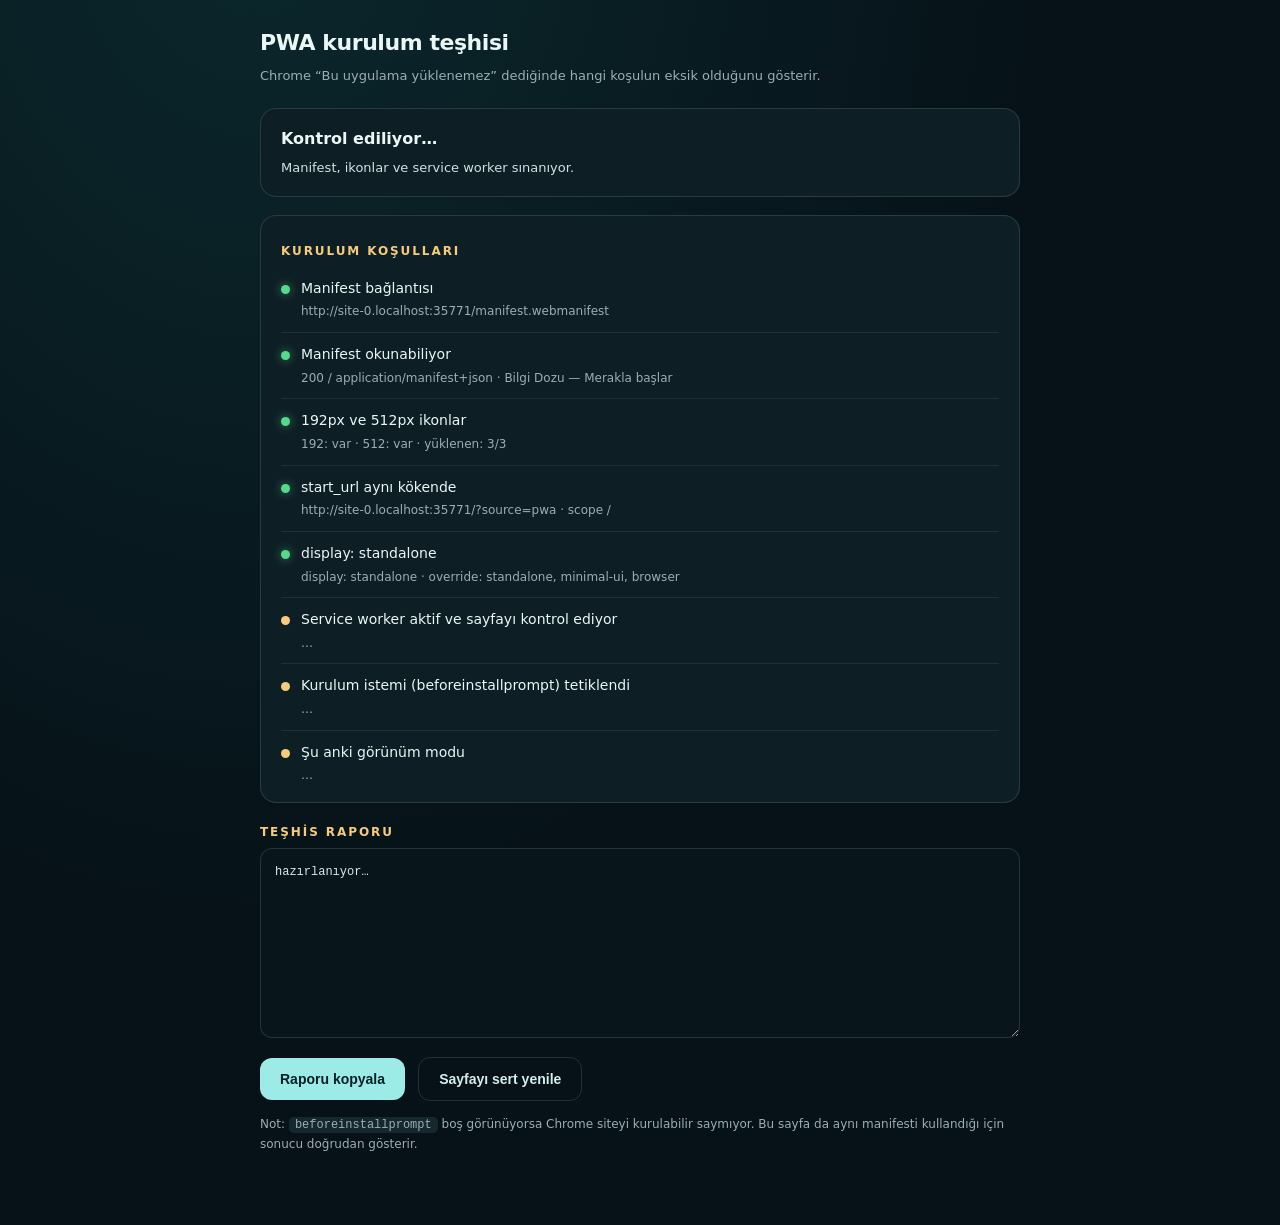
<file: pwa-durum.html>
<!DOCTYPE html>
<html lang="tr">
<head>
<meta charset="utf-8">
<meta name="viewport" content="width=device-width, initial-scale=1">
<meta name="robots" content="noindex, nofollow">
<meta name="theme-color" content="#07131a">
<title>PWA kurulum teşhisi — Bilgi Dozu</title>
<link rel="manifest" href="./manifest.webmanifest">
<style>
  :root{
    --ink:#061218; --panel:#0e1e25; --line:rgba(196,223,224,.15);
    --aqua:#9debe7; --gold:#f6cc7a; --ok:#55d98a; --bad:#ff6b7f; --muted:#9caeb3;
  }
  *{box-sizing:border-box}
  body{margin:0;background:radial-gradient(ellipse at 20% -10%,rgba(21,81,84,.35),transparent 55%),var(--ink);color:#eaf7f5;
       font-family:system-ui,-apple-system,"Segoe UI",Roboto,sans-serif;line-height:1.55;padding:26px 18px 60px}
  .wrap{max-width:760px;margin:0 auto}
  h1{font-size:22px;margin:0 0 6px;letter-spacing:-.02em}
  .sub{color:var(--muted);font-size:13px;margin:0 0 22px}
  .verdict{border-radius:16px;padding:18px 20px;margin-bottom:18px;border:1px solid var(--line);background:var(--panel)}
  .verdict.ok{border-color:rgba(85,217,138,.45);background:rgba(85,217,138,.08)}
  .verdict.bad{border-color:rgba(255,107,127,.45);background:rgba(255,107,127,.08)}
  .verdict h2{margin:0 0 6px;font-size:16px}
  .verdict p{margin:0;font-size:13px;color:#cfe3e1}
  ul.checks{list-style:none;margin:0;padding:0}
  ul.checks li{display:flex;gap:11px;align-items:flex-start;padding:11px 0;border-bottom:1px solid rgba(196,223,224,.09);font-size:14px}
  ul.checks li:last-child{border-bottom:0}
  .dot{flex:0 0 auto;width:9px;height:9px;border-radius:50%;margin-top:7px;background:var(--muted)}
  .dot.ok{background:var(--ok);box-shadow:0 0 10px rgba(85,217,138,.6)}
  .dot.bad{background:var(--bad);box-shadow:0 0 10px rgba(255,107,127,.55)}
  .dot.wait{background:var(--gold)}
  .lbl{flex:1;min-width:0}
  .val{display:block;color:var(--muted);font-size:12px;margin-top:3px;word-break:break-word}
  code{background:rgba(157,235,231,.1);padding:1px 6px;border-radius:5px;font-size:12px}
  .card{background:var(--panel);border:1px solid var(--line);border-radius:16px;padding:6px 20px;margin-bottom:18px}
  h3{font-size:12px;letter-spacing:.16em;text-transform:uppercase;color:var(--gold);margin:20px 0 6px}
  textarea{width:100%;min-height:190px;background:#08161c;color:#d7eae8;border:1px solid var(--line);border-radius:12px;
           padding:14px;font-family:ui-monospace,SFMono-Regular,Menlo,monospace;font-size:12px;line-height:1.6}
  button{appearance:none;border:0;border-radius:12px;padding:13px 20px;font-size:14px;font-weight:600;cursor:pointer;
         background:var(--aqua);color:#082027;margin:12px 8px 0 0}
  button.ghost{background:transparent;color:#d6edeb;border:1px solid var(--line)}
  .hint{font-size:12px;color:var(--muted);margin-top:14px}
  a{color:var(--aqua)}
</style>
</head>
<body>
<div class="wrap">
  <h1>PWA kurulum teşhisi</h1>
  <p class="sub">Chrome “Bu uygulama yüklenemez” dediğinde hangi koşulun eksik olduğunu gösterir.</p>

  <div class="verdict" id="verdict">
    <h2 id="verdict-title">Kontrol ediliyor…</h2>
    <p id="verdict-text">Manifest, ikonlar ve service worker sınanıyor.</p>
  </div>

  <div class="card">
    <h3>Kurulum koşulları</h3>
    <ul class="checks" id="checks">
      <li><span class="dot wait" id="d-manifest"></span><span class="lbl">Manifest bağlantısı<span class="val" id="v-manifest">…</span></span></li>
      <li><span class="dot wait" id="d-json"></span><span class="lbl">Manifest okunabiliyor<span class="val" id="v-json">…</span></span></li>
      <li><span class="dot wait" id="d-icons"></span><span class="lbl">192px ve 512px ikonlar<span class="val" id="v-icons">…</span></span></li>
      <li><span class="dot wait" id="d-start"></span><span class="lbl">start_url aynı kökende<span class="val" id="v-start">…</span></span></li>
      <li><span class="dot wait" id="d-display"></span><span class="lbl">display: standalone<span class="val" id="v-display">…</span></span></li>
      <li><span class="dot wait" id="d-sw"></span><span class="lbl">Service worker aktif ve sayfayı kontrol ediyor<span class="val" id="v-sw">…</span></span></li>
      <li><span class="dot wait" id="d-prompt"></span><span class="lbl">Kurulum istemi (beforeinstallprompt) tetiklendi<span class="val" id="v-prompt">…</span></span></li>
      <li><span class="dot wait" id="d-mode"></span><span class="lbl">Şu anki görünüm modu<span class="val" id="v-mode">…</span></span></li>
    </ul>
  </div>

  <h3>Teşhis raporu</h3>
  <textarea id="report" readonly>hazırlanıyor…</textarea>
  <button id="copy">Raporu kopyala</button>
  <button class="ghost" id="reload">Sayfayı sert yenile</button>
  <p class="hint">
    Not: <code>beforeinstallprompt</code> boş görünüyorsa Chrome siteyi kurulabilir saymıyor.
    Bu sayfa da aynı manifesti kullandığı için sonucu doğrudan gösterir.
  </p>
</div>

<script>
(function () {
  const state = { promptFired: false, promptPlatform: '' };
  // Bu sayfa da service worker'ı kaydeder; aksi halde taze profilde "kayıt yok"
  // görünür ve Chrome'un kurulum koşulu yanlış raporlanır.
  if ('serviceWorker' in navigator && (location.protocol === 'https:' || /^(localhost|127\.0\.0\.1)$/.test(location.hostname))) {
    navigator.serviceWorker.register('./sw.js', { scope: './' }).catch(() => {});
  }
  window.addEventListener('beforeinstallprompt', (e) => {
    state.promptFired = true;
    state.promptPlatform = e.platforms ? e.platforms.join(',') : '';
    e.preventDefault();               // otomatik istemi engelle, sadece işaretle
    window.__installEvent = e;
  });
  window.addEventListener('appinstalled', () => { state.installed = true; });

  const set = (id, ok, text, tone) => {
    const dot = document.getElementById('d-' + id);
    dot.className = 'dot ' + (tone || (ok ? 'ok' : 'bad'));
    document.getElementById('v-' + id).innerHTML = text;
  };

  async function iconCheck(url) {
    return new Promise((resolve) => {
      const img = new Image();
      img.onload = () => resolve({ url, ok: true, w: img.naturalWidth, h: img.naturalHeight });
      img.onerror = () => resolve({ url, ok: false, w: 0, h: 0 });
      img.src = url;
    });
  }

  async function run() {
    const lines = [];
    const ua = navigator.userAgent;
    const standalone = window.matchMedia('(display-mode: standalone)').matches || navigator.standalone === true;

    // 1) manifest etiketi
    const link = document.querySelector('link[rel="manifest"]');
    set('manifest', !!link, link ? link.href : 'Sayfada <code>rel=manifest</code> yok');
    lines.push('manifest link: ' + (link ? link.href : 'YOK'));

    let man = null, manStatus = '-';
    if (link) {
      try {
        const res = await fetch(link.href, { cache: 'no-store' });
        manStatus = res.status + ' / ' + (res.headers.get('content-type') || '-');
        man = await res.json();
      } catch (e) { manStatus = 'HATA: ' + e.message; }
    }
    set('json', !!man, manStatus + (man && man.name ? ' · ' + man.name : ''));
    lines.push('manifest fetch: ' + manStatus);

    // 2) ikonlar
    const icons = (man && man.icons) || [];
    const has192 = icons.some((i) => /192/.test(i.sizes || ''));
    const has512 = icons.some((i) => /512/.test(i.sizes || ''));
    const results = await Promise.all(icons.map((i) => iconCheck(new URL(i.src, link ? link.href : location.href).href)));
    const broken = results.filter((r) => !r.ok);
    set('icons', has192 && has512 && !broken.length,
        '192: ' + (has192 ? 'var' : 'YOK') + ' · 512: ' + (has512 ? 'var' : 'YOK') +
        ' · yüklenen: ' + (results.length - broken.length) + '/' + results.length +
        (broken.length ? ' · kırık: ' + broken.map((b) => b.url.split('/').pop()).join(', ') : ''));
    lines.push('icons: ' + icons.map((i) => i.sizes + ':' + i.purpose).join(' | ') + ' | broken=' + broken.length);

    // 3) start_url & display
    let startOk = false, displayOk = false;
    if (man) {
      try {
        const startUrl = new URL(man.start_url || './', link.href);
        const scope = new URL(man.scope || './', link.href);
        startOk = startUrl.origin === location.origin && startUrl.pathname.startsWith(scope.pathname);
        set('start', startOk, startUrl.href + ' · scope ' + scope.pathname);
        lines.push('start_url: ' + startUrl.href + ' · scope: ' + scope.pathname);
      } catch (e) { set('start', false, 'geçersiz start_url'); }
      displayOk = man.display === 'standalone' || (man.display_override || []).includes('standalone');
      set('display', displayOk, 'display: ' + man.display + ' · override: ' + (man.display_override || []).join(', '));
      lines.push('display: ' + man.display);
    } else {
      set('start', false, 'manifest yok'); set('display', false, 'manifest yok');
    }

    // 4) service worker
    let swTxt = 'serviceWorker API yok', swOk = false;
    if ('serviceWorker' in navigator) {
      try {
        await Promise.race([
          navigator.serviceWorker.ready,
          new Promise((_, rej) => setTimeout(() => rej(new Error('zaman aşımı')), 6000)),
        ]);
      } catch (e) {}
      try {
        const reg = await navigator.serviceWorker.getRegistration();
        if (!reg) { swTxt = 'kayıt yok'; }
        else {
          const active = !!reg.active;
          const ctrl = !!navigator.serviceWorker.controller;
          swOk = active && ctrl;
          swTxt = 'scope ' + reg.scope + ' · aktif: ' + (active ? 'evet' : 'hayır') + ' · sayfayı kontrol: ' + (ctrl ? 'evet' : 'hayır (ilk yüklemede normal)');
        }
      } catch (e) { swTxt = 'hata: ' + e.message; }
    }
    set('sw', swOk, swTxt, swOk ? 'ok' : (swTxt.indexOf('aktif: evet') >= 0 ? 'wait' : 'bad'));
    lines.push('service worker: ' + swTxt);

    // 5) install prompt (kısa bekleme)
    await new Promise((r) => setTimeout(r, 1200));
    set('prompt', state.promptFired, state.promptFired ? 'evet · platform: ' + (state.promptPlatform || '-') : 'HAYIR — Chrome siteyi kurulabilir görmüyor');
    lines.push('beforeinstallprompt: ' + state.promptFired);

    // 6) mod
    set('mode', standalone, (standalone ? 'standalone (kurulu gibi)' : 'browser (sekme)'));
    lines.push('display-mode standalone: ' + standalone);

    // verdict
    const critical = !!man && has192 && has512 && !broken.length && startOk && displayOk;
    const vd = document.getElementById('verdict');
    const ok = critical && state.promptFired;
    vd.className = 'verdict ' + (ok ? 'ok' : 'bad');
    document.getElementById('verdict-title').textContent = ok
      ? 'Kurulabilir — Chrome kurulum istemini tetikledi'
      : critical
        ? 'Manifest tamam ama Chrome istemi tetiklemedi'
        : 'Eksik koşul var — aşağıdaki kırmızı satırlara bak';
    document.getElementById('verdict-text').textContent = ok
      ? 'Menüde “Yükle” artık etkin olmalı. Kısayol değil, uygulama olarak kurulur.'
      : 'Bu sayfa aynı manifesti kullanıyor; kırmızı satır hangi koşulun eksik olduğunu söyler.';

    lines.unshift(
      'UA: ' + ua,
      'URL: ' + location.href,
      'viewport: ' + window.innerWidth + 'x' + window.innerHeight + ' dpr ' + (window.devicePixelRatio || 1),
      'zaman: ' + new Date().toISOString(),
      '---'
    );
    document.getElementById('report').value = lines.join('\n') + '\n---\nsonuç: ' + (ok ? 'KURULABILIR' : critical ? 'MANIFEST_OK_ISTEM_YOK' : 'EKSIK_KOSUL');
  }

  document.getElementById('copy').addEventListener('click', async () => {
    const ta = document.getElementById('report');
    try { await navigator.clipboard.writeText(ta.value); document.getElementById('copy').textContent = 'Kopyalandı ✓'; }
    catch (e) { ta.select(); document.execCommand('copy'); }
  });
  document.getElementById('reload').addEventListener('click', () => location.reload(true));

  run();
})();
</script>
</body>
</html>
</file>
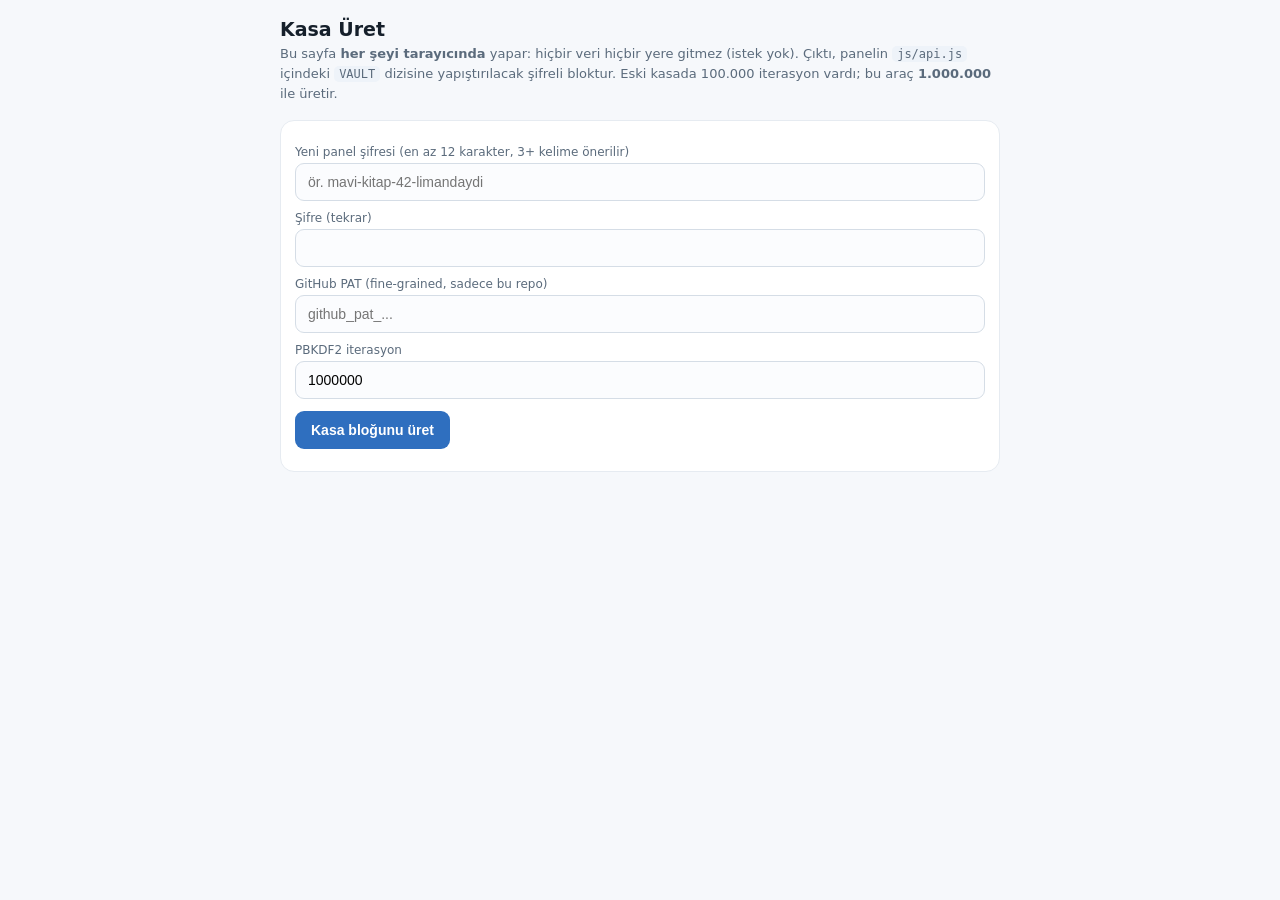
<file: admin/kasa-yap.html>
<!DOCTYPE html>
<html lang="tr">
<head>
<meta charset="utf-8" />
<meta name="viewport" content="width=device-width, initial-scale=1" />
<meta name="robots" content="noindex, nofollow" />
<title>Kasa Üret · Panel şifresi + PAT</title>
<style>
  :root { color-scheme: light; }
  body { font-family: system-ui, -apple-system, "Segoe UI", Roboto, sans-serif; margin: 0; padding: 18px;
         background: #f6f8fb; color: #16202b; }
  .wrap { max-width: 720px; margin: 0 auto; }
  h1 { font-size: 19px; margin: 0 0 4px; }
  p.lead { color: #5b6b7c; font-size: 13px; margin: 0 0 16px; line-height: 1.55; }
  .card { background: #fff; border: 1px solid #e6ebf1; border-radius: 14px; padding: 14px; margin-bottom: 14px; }
  label { display: block; font-size: 12px; color: #5b6b7c; margin: 10px 0 4px; }
  input { width: 100%; box-sizing: border-box; padding: 10px 12px; border: 1px solid #d5dde6;
          border-radius: 9px; font-size: 14px; background: #fbfcfe; }
  button { margin-top: 12px; padding: 11px 16px; border: 0; border-radius: 9px; background: #2f6fbf;
           color: #fff; font-size: 14px; font-weight: 600; }
  button.ghost { background: #eef3f9; color: #2f6fbf; }
  textarea { width: 100%; box-sizing: border-box; min-height: 130px; font-family: ui-monospace, monospace;
             font-size: 11.5px; padding: 10px; border: 1px solid #d5dde6; border-radius: 9px; background: #0f1720;
             color: #d6e3f0; }
  .ok { color: #1f8a4c; } .warn { color: #b5730c; } .bad { color: #c0392b; }
  .msg { font-size: 12.5px; margin-top: 8px; line-height: 1.5; }
  .steps { font-size: 12.5px; color: #5b6b7c; line-height: 1.7; padding-left: 18px; margin: 8px 0 0; }
  code { background: #eef3f9; padding: 1px 5px; border-radius: 5px; font-size: 12px; }
</style>
</head>
<body>
<div class="wrap">
  <h1>Kasa Üret</h1>
  <p class="lead">
    Bu sayfa <b>her şeyi tarayıcında</b> yapar: hiçbir veri hiçbir yere gitmez (istek yok).
    Çıktı, panelin <code>js/api.js</code> içindeki <code>VAULT</code> dizisine yapıştırılacak şifreli bloktur.
    Eski kasada 100.000 iterasyon vardı; bu araç <b>1.000.000</b> ile üretir.
  </p>

  <div class="card">
    <label>Yeni panel şifresi (en az 12 karakter, 3+ kelime önerilir)</label>
    <input id="pw1" type="password" autocomplete="new-password" placeholder="ör. mavi-kitap-42-limandaydi" />
    <label>Şifre (tekrar)</label>
    <input id="pw2" type="password" autocomplete="new-password" />
    <label>GitHub PAT (fine-grained, sadece bu repo)</label>
    <input id="pat" type="password" autocomplete="off" placeholder="github_pat_..." />
    <label>PBKDF2 iterasyon</label>
    <input id="it" type="number" value="1000000" min="100000" step="100000" />
    <button id="go">Kasa bloğunu üret</button>
    <div id="msg" class="msg"></div>
  </div>

  <div class="card" id="outCard" style="display:none">
    <label>js/api.js içindeki VAULT dizisini bununla değiştir</label>
    <textarea id="out" readonly></textarea>
    <button class="ghost" id="copy">Kopyala</button>
    <div class="msg" id="copyMsg"></div>
    <ol class="steps">
      <li>Kopyala → GitHub'da <code>benngokhan.github.io/admin/js/api.js</code> dosyasını aç → <code>const VAULT = [ ... ];</code> bloğunu bununla değiştir → commit.</li>
      <li>Panelde yeni şifreyle giriş yap.</li>
      <li>Eski PAT'ı GitHub → Settings → Developer settings → Tokens bölümünden <b>iptal et</b>.</li>
    </ol>
  </div>
</div>

<script>
(function () {
  'use strict';
  const enc = new TextEncoder();
  const b64 = (buf) => btoa(String.fromCharCode.apply(null, new Uint8Array(buf)));

  function strength(pw) {
    let p = 0;
    if (pw.length >= 12) p += 2; else if (pw.length >= 8) p += 1;
    if (/\d/.test(pw)) p += 1;
    if (/[^a-zA-Z0-9]/.test(pw)) p += 1;
    if (pw.length >= 20) p += 1;
    if (/^(kartal|bilgidozu|gokhan|admin|panel|sifre|password|1234)/i.test(pw)) p -= 2;
    return p; // <=0 kötü, 1-2 orta, 3+ iyi
  }

  async function build() {
    const m = document.getElementById('msg');
    const pw1 = document.getElementById('pw1').value.trim();
    const pw2 = document.getElementById('pw2').value.trim();
    const pat = document.getElementById('pat').value.trim();
    const it = Math.max(100000, parseInt(document.getElementById('it').value || '1000000', 10));
    m.className = 'msg';
    m.textContent = '';

    if (!pat || pat.length < 20) { m.className = 'msg bad'; m.textContent = 'PAT geçersiz görünüyor.'; return; }
    if (pw1.length < 12) { m.className = 'msg bad'; m.textContent = 'Şifre en az 12 karakter olmalı.'; return; }
    if (pw1 !== pw2) { m.className = 'msg bad'; m.textContent = 'Şifreler aynı değil.'; return; }
    const st = strength(pw1);
    if (st <= 1) { m.className = 'msg warn'; m.textContent = 'Şifre zayıf (tahmin edilebilir). Yine de üretmek için tekrar bas.'; }

    const salt = crypto.getRandomValues(new Uint8Array(16));
    const iv = crypto.getRandomValues(new Uint8Array(12));
    const baseKey = await crypto.subtle.importKey('raw', enc.encode(pw1), 'PBKDF2', false, ['deriveKey']);
    const key = await crypto.subtle.deriveKey(
      { name: 'PBKDF2', salt, iterations: it, hash: 'SHA-256' },
      baseKey, { name: 'AES-GCM', length: 256 }, false, ['encrypt']
    );
    const ct = await crypto.subtle.encrypt({ name: 'AES-GCM', iv }, key, enc.encode(pat));

    const snippet = 'const VAULT = [\n  { s: \'' + b64(salt) + '\', i: \'' + b64(iv) +
      '\', it: ' + it + ', c: \'' + b64(ct) + '\' }\n];';
    document.getElementById('out').value = snippet;
    document.getElementById('outCard').style.display = '';
    m.className = 'msg ok';
    m.textContent = 'Kasa üretildi. Iterasyon: ' + it.toLocaleString('tr-TR') + ' · şifre gücü: ' +
      (st >= 3 ? 'iyi' : st >= 1 ? 'orta' : 'zayıf');
  }

  document.getElementById('go').addEventListener('click', build);
  document.getElementById('copy').addEventListener('click', async () => {
    try {
      await navigator.clipboard.writeText(document.getElementById('out').value);
      document.getElementById('copyMsg').textContent = 'Kopyalandı.';
    } catch (e) {
      document.getElementById('out').select();
      document.getElementById('copyMsg').textContent = 'Kopyalanamadı — metni elle seç.';
    }
  });
})();
</script>
</body>
</html>
</file>
<file: admin/vendor/element-plus.css>
@charset "UTF-8";:root{--el-color-white:#ffffff;--el-color-black:#000000;--el-color-primary-rgb:64,158,255;--el-color-success-rgb:103,194,58;--el-color-warning-rgb:230,162,60;--el-color-danger-rgb:245,108,108;--el-color-error-rgb:245,108,108;--el-color-info-rgb:144,147,153;--el-font-size-extra-large:20px;--el-font-size-large:18px;--el-font-size-medium:16px;--el-font-size-base:14px;--el-font-size-small:13px;--el-font-size-extra-small:12px;--el-font-family:"Helvetica Neue",Helvetica,"PingFang SC","Hiragino Sans GB","Microsoft YaHei","微软雅黑",Arial,sans-serif;--el-font-weight-primary:500;--el-font-line-height-primary:24px;--el-index-normal:1;--el-index-top:1000;--el-index-popper:2000;--el-border-radius-base:4px;--el-border-radius-small:2px;--el-border-radius-round:20px;--el-border-radius-circle:100%;--el-transition-duration:0.3s;--el-transition-duration-fast:0.2s;--el-transition-function-ease-in-out-bezier:cubic-bezier(0.645,0.045,0.355,1);--el-transition-function-fast-bezier:cubic-bezier(0.23,1,0.32,1);--el-transition-all:all var(--el-transition-duration) var(--el-transition-function-ease-in-out-bezier);--el-transition-fade:opacity var(--el-transition-duration) var(--el-transition-function-fast-bezier);--el-transition-md-fade:transform var(--el-transition-duration) var(--el-transition-function-fast-bezier),opacity var(--el-transition-duration) var(--el-transition-function-fast-bezier);--el-transition-fade-linear:opacity var(--el-transition-duration-fast) linear;--el-transition-border:border-color var(--el-transition-duration-fast) var(--el-transition-function-ease-in-out-bezier);--el-transition-box-shadow:box-shadow var(--el-transition-duration-fast) var(--el-transition-function-ease-in-out-bezier);--el-transition-color:color var(--el-transition-duration-fast) var(--el-transition-function-ease-in-out-bezier);--el-component-size-large:40px;--el-component-size:32px;--el-component-size-small:24px;color-scheme:light;--el-color-primary:#409eff;--el-color-primary-light-3:rgb(121.3,187.1,255);--el-color-primary-light-5:rgb(159.5,206.5,255);--el-color-primary-light-7:rgb(197.7,225.9,255);--el-color-primary-light-8:rgb(216.8,235.6,255);--el-color-primary-light-9:rgb(235.9,245.3,255);--el-color-primary-dark-2:rgb(51.2,126.4,204);--el-color-success:#67c23a;--el-color-success-light-3:rgb(148.6,212.3,117.1);--el-color-success-light-5:rgb(179,224.5,156.5);--el-color-success-light-7:rgb(209.4,236.7,195.9);--el-color-success-light-8:rgb(224.6,242.8,215.6);--el-color-success-light-9:rgb(239.8,248.9,235.3);--el-color-success-dark-2:rgb(82.4,155.2,46.4);--el-color-warning:#e6a23c;--el-color-warning-light-3:rgb(237.5,189.9,118.5);--el-color-warning-light-5:rgb(242.5,208.5,157.5);--el-color-warning-light-7:rgb(247.5,227.1,196.5);--el-color-warning-light-8:rgb(250,236.4,216);--el-color-warning-light-9:rgb(252.5,245.7,235.5);--el-color-warning-dark-2:rgb(184,129.6,48);--el-color-danger:#f56c6c;--el-color-danger-light-3:rgb(248,152.1,152.1);--el-color-danger-light-5:rgb(250,181.5,181.5);--el-color-danger-light-7:rgb(252,210.9,210.9);--el-color-danger-light-8:rgb(253,225.6,225.6);--el-color-danger-light-9:rgb(254,240.3,240.3);--el-color-danger-dark-2:rgb(196,86.4,86.4);--el-color-error:#f56c6c;--el-color-error-light-3:rgb(248,152.1,152.1);--el-color-error-light-5:rgb(250,181.5,181.5);--el-color-error-light-7:rgb(252,210.9,210.9);--el-color-error-light-8:rgb(253,225.6,225.6);--el-color-error-light-9:rgb(254,240.3,240.3);--el-color-error-dark-2:rgb(196,86.4,86.4);--el-color-info:#909399;--el-color-info-light-3:rgb(177.3,179.4,183.6);--el-color-info-light-5:rgb(199.5,201,204);--el-color-info-light-7:rgb(221.7,222.6,224.4);--el-color-info-light-8:rgb(232.8,233.4,234.6);--el-color-info-light-9:rgb(243.9,244.2,244.8);--el-color-info-dark-2:rgb(115.2,117.6,122.4);--el-bg-color:#ffffff;--el-bg-color-page:#f2f3f5;--el-bg-color-overlay:#ffffff;--el-text-color-primary:#303133;--el-text-color-regular:#606266;--el-text-color-secondary:#909399;--el-text-color-placeholder:#a8abb2;--el-text-color-disabled:#c0c4cc;--el-border-color:#dcdfe6;--el-border-color-light:#e4e7ed;--el-border-color-lighter:#ebeef5;--el-border-color-extra-light:#f2f6fc;--el-border-color-dark:#d4d7de;--el-border-color-darker:#cdd0d6;--el-fill-color:#f0f2f5;--el-fill-color-light:#f5f7fa;--el-fill-color-lighter:#fafafa;--el-fill-color-extra-light:#fafcff;--el-fill-color-dark:#ebedf0;--el-fill-color-darker:#e6e8eb;--el-fill-color-blank:#ffffff;--el-box-shadow:0px 12px 32px 4px rgba(0,0,0,0.04),0px 8px 20px rgba(0,0,0,0.08);--el-box-shadow-light:0px 0px 12px rgba(0,0,0,0.12);--el-box-shadow-lighter:0px 0px 6px rgba(0,0,0,0.12);--el-box-shadow-dark:0px 16px 48px 16px rgba(0,0,0,0.08),0px 12px 32px rgba(0,0,0,0.12),0px 8px 16px -8px rgba(0,0,0,0.16);--el-disabled-bg-color:var(--el-fill-color-light);--el-disabled-text-color:var(--el-text-color-placeholder);--el-disabled-border-color:var(--el-border-color-light);--el-overlay-color:rgba(0,0,0,0.8);--el-overlay-color-light:rgba(0,0,0,0.7);--el-overlay-color-lighter:rgba(0,0,0,0.5);--el-mask-color:rgba(255,255,255,0.9);--el-mask-color-extra-light:rgba(255,255,255,0.3);--el-border-width:1px;--el-border-style:solid;--el-border-color-hover:var(--el-text-color-disabled);--el-border:var(--el-border-width) var(--el-border-style) var(--el-border-color);--el-svg-monochrome-grey:var(--el-border-color)}.fade-in-linear-enter-active,.fade-in-linear-leave-active{transition:var(--el-transition-fade-linear)}.fade-in-linear-enter-from,.fade-in-linear-leave-to{opacity:0}.el-fade-in-linear-enter-active,.el-fade-in-linear-leave-active{transition:var(--el-transition-fade-linear)}.el-fade-in-linear-enter-from,.el-fade-in-linear-leave-to{opacity:0}.el-fade-in-enter-active,.el-fade-in-leave-active{transition:all var(--el-transition-duration) cubic-bezier(.55,0,.1,1)}.el-fade-in-enter-from,.el-fade-in-leave-active{opacity:0}.el-zoom-in-center-enter-active,.el-zoom-in-center-leave-active{transition:all var(--el-transition-duration) cubic-bezier(.55,0,.1,1)}.el-zoom-in-center-enter-from,.el-zoom-in-center-leave-active{opacity:0;transform:scaleX(0)}.el-zoom-in-top-enter-active,.el-zoom-in-top-leave-active{opacity:1;transform:scaleY(1);transform-origin:center top;transition:var(--el-transition-md-fade)}.el-zoom-in-top-enter-active[data-popper-placement^=top],.el-zoom-in-top-leave-active[data-popper-placement^=top]{transform-origin:center bottom}.el-zoom-in-top-enter-from,.el-zoom-in-top-leave-active{opacity:0;transform:scaleY(0)}.el-zoom-in-bottom-enter-active,.el-zoom-in-bottom-leave-active{opacity:1;transform:scaleY(1);transform-origin:center bottom;transition:var(--el-transition-md-fade)}.el-zoom-in-bottom-enter-from,.el-zoom-in-bottom-leave-active{opacity:0;transform:scaleY(0)}.el-zoom-in-left-enter-active,.el-zoom-in-left-leave-active{opacity:1;transform:scale(1);transform-origin:top left;transition:var(--el-transition-md-fade)}.el-zoom-in-left-enter-from,.el-zoom-in-left-leave-active{opacity:0;transform:scale(.45)}.collapse-transition{transition:var(--el-transition-duration) height ease-in-out,var(--el-transition-duration) padding-top ease-in-out,var(--el-transition-duration) padding-bottom ease-in-out}.el-collapse-transition-enter-active,.el-collapse-transition-leave-active{transition:var(--el-transition-duration) max-height ease-in-out,var(--el-transition-duration) padding-top ease-in-out,var(--el-transition-duration) padding-bottom ease-in-out}.horizontal-collapse-transition{transition:var(--el-transition-duration) width ease-in-out,var(--el-transition-duration) padding-left ease-in-out,var(--el-transition-duration) padding-right ease-in-out}.el-list-enter-active,.el-list-leave-active{transition:all 1s}.el-list-enter-from,.el-list-leave-to{opacity:0;transform:translateY(-30px)}.el-list-leave-active{position:absolute!important}.el-opacity-transition{transition:opacity var(--el-transition-duration) cubic-bezier(.55,0,.1,1)}.el-icon-loading{animation:rotating 2s linear infinite}.el-icon--right{margin-left:5px}.el-icon--left{margin-right:5px}@keyframes rotating{0%{transform:rotate(0deg)}to{transform:rotate(1turn)}}.el-icon{--color:inherit;align-items:center;display:inline-flex;height:1em;justify-content:center;line-height:1em;position:relative;width:1em;fill:currentColor;color:var(--color);font-size:inherit}.el-icon.is-loading{animation:rotating 2s linear infinite}.el-icon svg{height:1em;width:1em}.el-affix--fixed{position:fixed}.el-alert{--el-alert-padding:8px 16px;--el-alert-border-radius-base:var(--el-border-radius-base);--el-alert-title-font-size:14px;--el-alert-title-with-description-font-size:16px;--el-alert-description-font-size:14px;--el-alert-close-font-size:16px;--el-alert-close-customed-font-size:14px;--el-alert-icon-size:16px;--el-alert-icon-large-size:28px;align-items:center;background-color:var(--el-color-white);border-radius:var(--el-alert-border-radius-base);box-sizing:border-box;display:flex;margin:0;opacity:1;overflow:hidden;padding:var(--el-alert-padding);position:relative;transition:opacity var(--el-transition-duration-fast);width:100%}.el-alert.is-light .el-alert__close-btn{color:var(--el-text-color-placeholder)}.el-alert.is-dark .el-alert__close-btn,.el-alert.is-dark .el-alert__description{color:var(--el-color-white)}.el-alert.is-center{justify-content:center}.el-alert--success{--el-alert-bg-color:var(--el-color-success-light-9)}.el-alert--success.is-light{background-color:var(--el-alert-bg-color)}.el-alert--success.is-light,.el-alert--success.is-light .el-alert__description{color:var(--el-color-success)}.el-alert--success.is-dark{background-color:var(--el-color-success);color:var(--el-color-white)}.el-alert--info{--el-alert-bg-color:var(--el-color-info-light-9)}.el-alert--info.is-light{background-color:var(--el-alert-bg-color)}.el-alert--info.is-light,.el-alert--info.is-light .el-alert__description{color:var(--el-color-info)}.el-alert--info.is-dark{background-color:var(--el-color-info);color:var(--el-color-white)}.el-alert--warning{--el-alert-bg-color:var(--el-color-warning-light-9)}.el-alert--warning.is-light{background-color:var(--el-alert-bg-color)}.el-alert--warning.is-light,.el-alert--warning.is-light .el-alert__description{color:var(--el-color-warning)}.el-alert--warning.is-dark{background-color:var(--el-color-warning);color:var(--el-color-white)}.el-alert--error{--el-alert-bg-color:var(--el-color-error-light-9)}.el-alert--error.is-light{background-color:var(--el-alert-bg-color)}.el-alert--error.is-light,.el-alert--error.is-light .el-alert__description{color:var(--el-color-error)}.el-alert--error.is-dark{background-color:var(--el-color-error);color:var(--el-color-white)}.el-alert__content{display:flex;flex-direction:column;gap:4px}.el-alert .el-alert__icon{font-size:var(--el-alert-icon-size);margin-right:8px;width:var(--el-alert-icon-size)}.el-alert .el-alert__icon.is-big{font-size:var(--el-alert-icon-large-size);margin-right:12px;width:var(--el-alert-icon-large-size)}.el-alert__title{font-size:var(--el-alert-title-font-size);line-height:24px}.el-alert__title.with-description{font-size:var(--el-alert-title-with-description-font-size)}.el-alert .el-alert__description{font-size:var(--el-alert-description-font-size);margin:0}.el-alert .el-alert__close-btn{cursor:pointer;font-size:var(--el-alert-close-font-size);opacity:1;position:absolute;right:16px;top:12px}.el-alert .el-alert__close-btn.is-customed{font-size:var(--el-alert-close-customed-font-size);font-style:normal;line-height:24px;top:8px}.el-alert-fade-enter-from,.el-alert-fade-leave-active{opacity:0}.el-aside{box-sizing:border-box;flex-shrink:0;overflow:auto;width:var(--el-aside-width,300px)}.el-autocomplete{--el-input-text-color:var(--el-text-color-regular);--el-input-border:var(--el-border);--el-input-hover-border:var(--el-border-color-hover);--el-input-focus-border:var(--el-color-primary);--el-input-transparent-border:0 0 0 1px transparent inset;--el-input-border-color:var(--el-border-color);--el-input-border-radius:var(--el-border-radius-base);--el-input-bg-color:var(--el-fill-color-blank);--el-input-icon-color:var(--el-text-color-placeholder);--el-input-placeholder-color:var(--el-text-color-placeholder);--el-input-hover-border-color:var(--el-border-color-hover);--el-input-clear-hover-color:var(--el-text-color-secondary);--el-input-focus-border-color:var(--el-color-primary);--el-input-width:100%;display:inline-block;position:relative;width:var(--el-input-width)}.el-autocomplete__popper.el-popper{background:var(--el-bg-color-overlay);box-shadow:var(--el-box-shadow-light)}.el-autocomplete__popper.el-popper,.el-autocomplete__popper.el-popper .el-popper__arrow:before{border:1px solid var(--el-border-color-light)}.el-autocomplete__popper.el-popper[data-popper-placement^=top] .el-popper__arrow:before{border-left-color:transparent;border-top-color:transparent}.el-autocomplete__popper.el-popper[data-popper-placement^=bottom] .el-popper__arrow:before{border-bottom-color:transparent;border-right-color:transparent}.el-autocomplete__popper.el-popper[data-popper-placement^=left] .el-popper__arrow:before{border-bottom-color:transparent;border-left-color:transparent}.el-autocomplete__popper.el-popper[data-popper-placement^=right] .el-popper__arrow:before{border-right-color:transparent;border-top-color:transparent}.el-autocomplete-suggestion{border-radius:var(--el-border-radius-base);box-sizing:border-box}.el-autocomplete-suggestion__wrap{box-sizing:border-box;max-height:280px;padding:10px 0}.el-autocomplete-suggestion__list{margin:0;padding:0}.el-autocomplete-suggestion li{color:var(--el-text-color-regular);cursor:pointer;font-size:var(--el-font-size-base);line-height:34px;list-style:none;margin:0;overflow:hidden;padding:0 20px;text-align:left;text-overflow:ellipsis;white-space:nowrap}.el-autocomplete-suggestion li.highlighted,.el-autocomplete-suggestion li:hover{background-color:var(--el-fill-color-light)}.el-autocomplete-suggestion li.divider{border-top:1px solid var(--el-color-black);margin-top:6px}.el-autocomplete-suggestion li.divider:last-child{margin-bottom:-6px}.el-autocomplete-suggestion.is-loading li{color:var(--el-text-color-secondary);font-size:20px;height:100px;line-height:100px;text-align:center}.el-autocomplete-suggestion.is-loading li:after{content:"";display:inline-block;height:100%;vertical-align:middle}.el-autocomplete-suggestion.is-loading li:hover{background-color:var(--el-bg-color-overlay)}.el-autocomplete-suggestion.is-loading .el-icon-loading{vertical-align:middle}.el-avatar{--el-avatar-text-color:var(--el-color-white);--el-avatar-bg-color:var(--el-text-color-disabled);--el-avatar-text-size:14px;--el-avatar-icon-size:18px;--el-avatar-border-radius:var(--el-border-radius-base);--el-avatar-size-large:56px;--el-avatar-size-small:24px;--el-avatar-size:40px;align-items:center;background:var(--el-avatar-bg-color);box-sizing:border-box;color:var(--el-avatar-text-color);display:inline-flex;font-size:var(--el-avatar-text-size);height:var(--el-avatar-size);justify-content:center;outline:none;overflow:hidden;text-align:center;width:var(--el-avatar-size)}.el-avatar>img{display:block;height:100%;width:100%}.el-avatar--circle{border-radius:50%}.el-avatar--square{border-radius:var(--el-avatar-border-radius)}.el-avatar--icon{font-size:var(--el-avatar-icon-size)}.el-avatar--small{--el-avatar-size:24px}.el-avatar--large{--el-avatar-size:56px}.el-backtop{--el-backtop-bg-color:var(--el-bg-color-overlay);--el-backtop-text-color:var(--el-color-primary);--el-backtop-hover-bg-color:var(--el-border-color-extra-light);align-items:center;background-color:var(--el-backtop-bg-color);border-radius:50%;box-shadow:var(--el-box-shadow-lighter);color:var(--el-backtop-text-color);cursor:pointer;display:flex;font-size:20px;height:40px;justify-content:center;position:fixed;width:40px;z-index:5}.el-backtop:hover{background-color:var(--el-backtop-hover-bg-color)}.el-backtop__icon{font-size:20px}.el-badge{--el-badge-bg-color:var(--el-color-danger);--el-badge-radius:10px;--el-badge-font-size:12px;--el-badge-padding:6px;--el-badge-size:18px;display:inline-block;position:relative;vertical-align:middle;width:-moz-fit-content;width:fit-content}.el-badge__content{align-items:center;background-color:var(--el-badge-bg-color);border:1px solid var(--el-bg-color);border-radius:var(--el-badge-radius);color:var(--el-color-white);display:inline-flex;font-size:var(--el-badge-font-size);height:var(--el-badge-size);justify-content:center;padding:0 var(--el-badge-padding);white-space:nowrap}.el-badge__content.is-fixed{position:absolute;right:calc(1px + var(--el-badge-size)/2);top:0;transform:translateY(-50%) translateX(100%);z-index:var(--el-index-normal)}.el-badge__content.is-fixed.is-dot{right:5px}.el-badge__content.is-dot{border-radius:50%;height:8px;padding:0;right:0;width:8px}.el-badge__content.is-hide-zero{display:none}.el-badge__content--primary{background-color:var(--el-color-primary)}.el-badge__content--success{background-color:var(--el-color-success)}.el-badge__content--warning{background-color:var(--el-color-warning)}.el-badge__content--info{background-color:var(--el-color-info)}.el-badge__content--danger{background-color:var(--el-color-danger)}.el-breadcrumb{font-size:14px;line-height:1}.el-breadcrumb:after,.el-breadcrumb:before{content:"";display:table}.el-breadcrumb:after{clear:both}.el-breadcrumb__separator{color:var(--el-text-color-placeholder);font-weight:bold;margin:0 9px}.el-breadcrumb__separator.el-icon{font-weight:normal;margin:0 6px}.el-breadcrumb__separator.el-icon svg{vertical-align:middle}.el-breadcrumb__item{align-items:center;display:inline-flex;float:left}.el-breadcrumb__inner{color:var(--el-text-color-regular)}.el-breadcrumb__inner a,.el-breadcrumb__inner.is-link{color:var(--el-text-color-primary);font-weight:bold;text-decoration:none;transition:var(--el-transition-color)}.el-breadcrumb__inner a:hover,.el-breadcrumb__inner.is-link:hover{color:var(--el-color-primary);cursor:pointer}.el-breadcrumb__item:last-child .el-breadcrumb__inner,.el-breadcrumb__item:last-child .el-breadcrumb__inner a,.el-breadcrumb__item:last-child .el-breadcrumb__inner a:hover,.el-breadcrumb__item:last-child .el-breadcrumb__inner:hover{color:var(--el-text-color-regular);cursor:text;font-weight:normal}.el-breadcrumb__item:last-child .el-breadcrumb__separator{display:none}.el-button-group{display:inline-block;vertical-align:middle}.el-button-group:after,.el-button-group:before{content:"";display:table}.el-button-group:after{clear:both}.el-button-group>.el-button{float:left;position:relative}.el-button-group>.el-button+.el-button{margin-left:0}.el-button-group>.el-button:first-child{border-bottom-right-radius:0;border-top-right-radius:0}.el-button-group>.el-button:last-child{border-bottom-left-radius:0;border-top-left-radius:0}.el-button-group>.el-button:first-child:last-child{border-bottom-left-radius:var(--el-border-radius-base);border-bottom-right-radius:var(--el-border-radius-base);border-top-left-radius:var(--el-border-radius-base);border-top-right-radius:var(--el-border-radius-base)}.el-button-group>.el-button:first-child:last-child.is-round{border-radius:var(--el-border-radius-round)}.el-button-group>.el-button:first-child:last-child.is-circle{border-radius:50%}.el-button-group>.el-button:not(:first-child):not(:last-child){border-radius:0}.el-button-group>.el-button:not(:last-child){margin-right:-1px}.el-button-group>.el-button.is-active,.el-button-group>.el-button:active,.el-button-group>.el-button:focus,.el-button-group>.el-button:hover{z-index:1}.el-button-group>.el-dropdown>.el-button{border-bottom-left-radius:0;border-left-color:var(--el-button-divide-border-color);border-top-left-radius:0}.el-button-group .el-button--primary:first-child{border-right-color:var(--el-button-divide-border-color)}.el-button-group .el-button--primary:last-child{border-left-color:var(--el-button-divide-border-color)}.el-button-group .el-button--primary:not(:first-child):not(:last-child){border-left-color:var(--el-button-divide-border-color);border-right-color:var(--el-button-divide-border-color)}.el-button-group .el-button--success:first-child{border-right-color:var(--el-button-divide-border-color)}.el-button-group .el-button--success:last-child{border-left-color:var(--el-button-divide-border-color)}.el-button-group .el-button--success:not(:first-child):not(:last-child){border-left-color:var(--el-button-divide-border-color);border-right-color:var(--el-button-divide-border-color)}.el-button-group .el-button--warning:first-child{border-right-color:var(--el-button-divide-border-color)}.el-button-group .el-button--warning:last-child{border-left-color:var(--el-button-divide-border-color)}.el-button-group .el-button--warning:not(:first-child):not(:last-child){border-left-color:var(--el-button-divide-border-color);border-right-color:var(--el-button-divide-border-color)}.el-button-group .el-button--danger:first-child{border-right-color:var(--el-button-divide-border-color)}.el-button-group .el-button--danger:last-child{border-left-color:var(--el-button-divide-border-color)}.el-button-group .el-button--danger:not(:first-child):not(:last-child){border-left-color:var(--el-button-divide-border-color);border-right-color:var(--el-button-divide-border-color)}.el-button-group .el-button--info:first-child{border-right-color:var(--el-button-divide-border-color)}.el-button-group .el-button--info:last-child{border-left-color:var(--el-button-divide-border-color)}.el-button-group .el-button--info:not(:first-child):not(:last-child){border-left-color:var(--el-button-divide-border-color);border-right-color:var(--el-button-divide-border-color)}.el-button{--el-button-font-weight:var(--el-font-weight-primary);--el-button-border-color:var(--el-border-color);--el-button-bg-color:var(--el-fill-color-blank);--el-button-text-color:var(--el-text-color-regular);--el-button-disabled-text-color:var(--el-disabled-text-color);--el-button-disabled-bg-color:var(--el-fill-color-blank);--el-button-disabled-border-color:var(--el-border-color-light);--el-button-divide-border-color:rgba(255,255,255,0.5);--el-button-hover-text-color:var(--el-color-primary);--el-button-hover-bg-color:var(--el-color-primary-light-9);--el-button-hover-border-color:var(--el-color-primary-light-7);--el-button-active-text-color:var(--el-button-hover-text-color);--el-button-active-border-color:var(--el-color-primary);--el-button-active-bg-color:var(--el-button-hover-bg-color);--el-button-outline-color:var(--el-color-primary-light-5);--el-button-hover-link-text-color:var(--el-text-color-secondary);--el-button-active-color:var(--el-text-color-primary);align-items:center;-webkit-appearance:none;background-color:var(--el-button-bg-color);border:var(--el-border);border-color:var(--el-button-border-color);box-sizing:border-box;color:var(--el-button-text-color);cursor:pointer;display:inline-flex;font-weight:var(--el-button-font-weight);height:32px;justify-content:center;line-height:1;outline:none;text-align:center;transition:.1s;-webkit-user-select:none;-moz-user-select:none;user-select:none;vertical-align:middle;white-space:nowrap}.el-button:hover{background-color:var(--el-button-hover-bg-color);border-color:var(--el-button-hover-border-color);color:var(--el-button-hover-text-color);outline:none}.el-button:active{background-color:var(--el-button-active-bg-color);border-color:var(--el-button-active-border-color);color:var(--el-button-active-text-color);outline:none}.el-button:focus-visible{outline:2px solid var(--el-button-outline-color);outline-offset:1px;transition:outline-offset 0s,outline 0s}.el-button>span{align-items:center;display:inline-flex}.el-button+.el-button{margin-left:12px}.el-button{border-radius:var(--el-border-radius-base);font-size:var(--el-font-size-base)}.el-button,.el-button.is-round{padding:8px 15px}.el-button::-moz-focus-inner{border:0}.el-button [class*=el-icon]+span{margin-left:6px}.el-button [class*=el-icon] svg{vertical-align:bottom}.el-button.is-plain{--el-button-hover-text-color:var(--el-color-primary);--el-button-hover-bg-color:var(--el-fill-color-blank);--el-button-hover-border-color:var(--el-color-primary)}.el-button.is-active{background-color:var(--el-button-active-bg-color);border-color:var(--el-button-active-border-color);color:var(--el-button-active-text-color);outline:none}.el-button.is-disabled,.el-button.is-disabled:hover{background-color:var(--el-button-disabled-bg-color);background-image:none;border-color:var(--el-button-disabled-border-color);color:var(--el-button-disabled-text-color);cursor:not-allowed}.el-button.is-loading{pointer-events:none;position:relative}.el-button.is-loading:before{background-color:var(--el-mask-color-extra-light);border-radius:inherit;bottom:-1px;content:"";left:-1px;pointer-events:none;position:absolute;right:-1px;top:-1px;z-index:1}.el-button.is-round{border-radius:var(--el-border-radius-round)}.el-button.is-circle{border-radius:50%;padding:8px;width:32px}.el-button.is-text{background-color:transparent;border:0 solid transparent;color:var(--el-button-text-color)}.el-button.is-text.is-disabled{background-color:transparent!important;color:var(--el-button-disabled-text-color)}.el-button.is-text:not(.is-disabled):hover{background-color:var(--el-fill-color-light)}.el-button.is-text:not(.is-disabled):focus-visible{outline:2px solid var(--el-button-outline-color);outline-offset:1px;transition:outline-offset 0s,outline 0s}.el-button.is-text:not(.is-disabled):active{background-color:var(--el-fill-color)}.el-button.is-text:not(.is-disabled).is-has-bg{background-color:var(--el-fill-color-light)}.el-button.is-text:not(.is-disabled).is-has-bg:hover{background-color:var(--el-fill-color)}.el-button.is-text:not(.is-disabled).is-has-bg:active{background-color:var(--el-fill-color-dark)}.el-button__text--expand{letter-spacing:.3em;margin-right:-.3em}.el-button.is-link{background:transparent;border-color:transparent;color:var(--el-button-text-color);height:auto;padding:2px}.el-button.is-link:hover{color:var(--el-button-hover-link-text-color)}.el-button.is-link.is-disabled{background-color:transparent!important;border-color:transparent!important;color:var(--el-button-disabled-text-color)}.el-button.is-link:not(.is-disabled):active,.el-button.is-link:not(.is-disabled):hover{background-color:transparent;border-color:transparent}.el-button.is-link:not(.is-disabled):active{color:var(--el-button-active-color)}.el-button--text{background:transparent;border-color:transparent;color:var(--el-color-primary);padding-left:0;padding-right:0}.el-button--text.is-disabled{background-color:transparent!important;border-color:transparent!important;color:var(--el-button-disabled-text-color)}.el-button--text:not(.is-disabled):hover{background-color:transparent;border-color:transparent;color:var(--el-color-primary-light-3)}.el-button--text:not(.is-disabled):active{background-color:transparent;border-color:transparent;color:var(--el-color-primary-dark-2)}.el-button__link--expand{letter-spacing:.3em;margin-right:-.3em}.el-button--primary{--el-button-text-color:var(--el-color-white);--el-button-bg-color:var(--el-color-primary);--el-button-border-color:var(--el-color-primary);--el-button-outline-color:var(--el-color-primary-light-5);--el-button-active-color:var(--el-color-primary-dark-2);--el-button-hover-text-color:var(--el-color-white);--el-button-hover-link-text-color:var(--el-color-primary-light-5);--el-button-hover-bg-color:var(--el-color-primary-light-3);--el-button-hover-border-color:var(--el-color-primary-light-3);--el-button-active-bg-color:var(--el-color-primary-dark-2);--el-button-active-border-color:var(--el-color-primary-dark-2);--el-button-disabled-text-color:var(--el-color-white);--el-button-disabled-bg-color:var(--el-color-primary-light-5);--el-button-disabled-border-color:var(--el-color-primary-light-5)}.el-button--primary.is-link,.el-button--primary.is-plain,.el-button--primary.is-text{--el-button-text-color:var(--el-color-primary);--el-button-bg-color:var(--el-color-primary-light-9);--el-button-border-color:var(--el-color-primary-light-5);--el-button-hover-text-color:var(--el-color-white);--el-button-hover-bg-color:var(--el-color-primary);--el-button-hover-border-color:var(--el-color-primary);--el-button-active-text-color:var(--el-color-white)}.el-button--primary.is-link.is-disabled,.el-button--primary.is-link.is-disabled:active,.el-button--primary.is-link.is-disabled:focus,.el-button--primary.is-link.is-disabled:hover,.el-button--primary.is-plain.is-disabled,.el-button--primary.is-plain.is-disabled:active,.el-button--primary.is-plain.is-disabled:focus,.el-button--primary.is-plain.is-disabled:hover,.el-button--primary.is-text.is-disabled,.el-button--primary.is-text.is-disabled:active,.el-button--primary.is-text.is-disabled:focus,.el-button--primary.is-text.is-disabled:hover{background-color:var(--el-color-primary-light-9);border-color:var(--el-color-primary-light-8);color:var(--el-color-primary-light-5)}.el-button--success{--el-button-text-color:var(--el-color-white);--el-button-bg-color:var(--el-color-success);--el-button-border-color:var(--el-color-success);--el-button-outline-color:var(--el-color-success-light-5);--el-button-active-color:var(--el-color-success-dark-2);--el-button-hover-text-color:var(--el-color-white);--el-button-hover-link-text-color:var(--el-color-success-light-5);--el-button-hover-bg-color:var(--el-color-success-light-3);--el-button-hover-border-color:var(--el-color-success-light-3);--el-button-active-bg-color:var(--el-color-success-dark-2);--el-button-active-border-color:var(--el-color-success-dark-2);--el-button-disabled-text-color:var(--el-color-white);--el-button-disabled-bg-color:var(--el-color-success-light-5);--el-button-disabled-border-color:var(--el-color-success-light-5)}.el-button--success.is-link,.el-button--success.is-plain,.el-button--success.is-text{--el-button-text-color:var(--el-color-success);--el-button-bg-color:var(--el-color-success-light-9);--el-button-border-color:var(--el-color-success-light-5);--el-button-hover-text-color:var(--el-color-white);--el-button-hover-bg-color:var(--el-color-success);--el-button-hover-border-color:var(--el-color-success);--el-button-active-text-color:var(--el-color-white)}.el-button--success.is-link.is-disabled,.el-button--success.is-link.is-disabled:active,.el-button--success.is-link.is-disabled:focus,.el-button--success.is-link.is-disabled:hover,.el-button--success.is-plain.is-disabled,.el-button--success.is-plain.is-disabled:active,.el-button--success.is-plain.is-disabled:focus,.el-button--success.is-plain.is-disabled:hover,.el-button--success.is-text.is-disabled,.el-button--success.is-text.is-disabled:active,.el-button--success.is-text.is-disabled:focus,.el-button--success.is-text.is-disabled:hover{background-color:var(--el-color-success-light-9);border-color:var(--el-color-success-light-8);color:var(--el-color-success-light-5)}.el-button--warning{--el-button-text-color:var(--el-color-white);--el-button-bg-color:var(--el-color-warning);--el-button-border-color:var(--el-color-warning);--el-button-outline-color:var(--el-color-warning-light-5);--el-button-active-color:var(--el-color-warning-dark-2);--el-button-hover-text-color:var(--el-color-white);--el-button-hover-link-text-color:var(--el-color-warning-light-5);--el-button-hover-bg-color:var(--el-color-warning-light-3);--el-button-hover-border-color:var(--el-color-warning-light-3);--el-button-active-bg-color:var(--el-color-warning-dark-2);--el-button-active-border-color:var(--el-color-warning-dark-2);--el-button-disabled-text-color:var(--el-color-white);--el-button-disabled-bg-color:var(--el-color-warning-light-5);--el-button-disabled-border-color:var(--el-color-warning-light-5)}.el-button--warning.is-link,.el-button--warning.is-plain,.el-button--warning.is-text{--el-button-text-color:var(--el-color-warning);--el-button-bg-color:var(--el-color-warning-light-9);--el-button-border-color:var(--el-color-warning-light-5);--el-button-hover-text-color:var(--el-color-white);--el-button-hover-bg-color:var(--el-color-warning);--el-button-hover-border-color:var(--el-color-warning);--el-button-active-text-color:var(--el-color-white)}.el-button--warning.is-link.is-disabled,.el-button--warning.is-link.is-disabled:active,.el-button--warning.is-link.is-disabled:focus,.el-button--warning.is-link.is-disabled:hover,.el-button--warning.is-plain.is-disabled,.el-button--warning.is-plain.is-disabled:active,.el-button--warning.is-plain.is-disabled:focus,.el-button--warning.is-plain.is-disabled:hover,.el-button--warning.is-text.is-disabled,.el-button--warning.is-text.is-disabled:active,.el-button--warning.is-text.is-disabled:focus,.el-button--warning.is-text.is-disabled:hover{background-color:var(--el-color-warning-light-9);border-color:var(--el-color-warning-light-8);color:var(--el-color-warning-light-5)}.el-button--danger{--el-button-text-color:var(--el-color-white);--el-button-bg-color:var(--el-color-danger);--el-button-border-color:var(--el-color-danger);--el-button-outline-color:var(--el-color-danger-light-5);--el-button-active-color:var(--el-color-danger-dark-2);--el-button-hover-text-color:var(--el-color-white);--el-button-hover-link-text-color:var(--el-color-danger-light-5);--el-button-hover-bg-color:var(--el-color-danger-light-3);--el-button-hover-border-color:var(--el-color-danger-light-3);--el-button-active-bg-color:var(--el-color-danger-dark-2);--el-button-active-border-color:var(--el-color-danger-dark-2);--el-button-disabled-text-color:var(--el-color-white);--el-button-disabled-bg-color:var(--el-color-danger-light-5);--el-button-disabled-border-color:var(--el-color-danger-light-5)}.el-button--danger.is-link,.el-button--danger.is-plain,.el-button--danger.is-text{--el-button-text-color:var(--el-color-danger);--el-button-bg-color:var(--el-color-danger-light-9);--el-button-border-color:var(--el-color-danger-light-5);--el-button-hover-text-color:var(--el-color-white);--el-button-hover-bg-color:var(--el-color-danger);--el-button-hover-border-color:var(--el-color-danger);--el-button-active-text-color:var(--el-color-white)}.el-button--danger.is-link.is-disabled,.el-button--danger.is-link.is-disabled:active,.el-button--danger.is-link.is-disabled:focus,.el-button--danger.is-link.is-disabled:hover,.el-button--danger.is-plain.is-disabled,.el-button--danger.is-plain.is-disabled:active,.el-button--danger.is-plain.is-disabled:focus,.el-button--danger.is-plain.is-disabled:hover,.el-button--danger.is-text.is-disabled,.el-button--danger.is-text.is-disabled:active,.el-button--danger.is-text.is-disabled:focus,.el-button--danger.is-text.is-disabled:hover{background-color:var(--el-color-danger-light-9);border-color:var(--el-color-danger-light-8);color:var(--el-color-danger-light-5)}.el-button--info{--el-button-text-color:var(--el-color-white);--el-button-bg-color:var(--el-color-info);--el-button-border-color:var(--el-color-info);--el-button-outline-color:var(--el-color-info-light-5);--el-button-active-color:var(--el-color-info-dark-2);--el-button-hover-text-color:var(--el-color-white);--el-button-hover-link-text-color:var(--el-color-info-light-5);--el-button-hover-bg-color:var(--el-color-info-light-3);--el-button-hover-border-color:var(--el-color-info-light-3);--el-button-active-bg-color:var(--el-color-info-dark-2);--el-button-active-border-color:var(--el-color-info-dark-2);--el-button-disabled-text-color:var(--el-color-white);--el-button-disabled-bg-color:var(--el-color-info-light-5);--el-button-disabled-border-color:var(--el-color-info-light-5)}.el-button--info.is-link,.el-button--info.is-plain,.el-button--info.is-text{--el-button-text-color:var(--el-color-info);--el-button-bg-color:var(--el-color-info-light-9);--el-button-border-color:var(--el-color-info-light-5);--el-button-hover-text-color:var(--el-color-white);--el-button-hover-bg-color:var(--el-color-info);--el-button-hover-border-color:var(--el-color-info);--el-button-active-text-color:var(--el-color-white)}.el-button--info.is-link.is-disabled,.el-button--info.is-link.is-disabled:active,.el-button--info.is-link.is-disabled:focus,.el-button--info.is-link.is-disabled:hover,.el-button--info.is-plain.is-disabled,.el-button--info.is-plain.is-disabled:active,.el-button--info.is-plain.is-disabled:focus,.el-button--info.is-plain.is-disabled:hover,.el-button--info.is-text.is-disabled,.el-button--info.is-text.is-disabled:active,.el-button--info.is-text.is-disabled:focus,.el-button--info.is-text.is-disabled:hover{background-color:var(--el-color-info-light-9);border-color:var(--el-color-info-light-8);color:var(--el-color-info-light-5)}.el-button--large{--el-button-size:40px;height:var(--el-button-size)}.el-button--large [class*=el-icon]+span{margin-left:8px}.el-button--large{border-radius:var(--el-border-radius-base);font-size:var(--el-font-size-base);padding:12px 19px}.el-button--large.is-round{padding:12px 19px}.el-button--large.is-circle{padding:12px;width:var(--el-button-size)}.el-button--small{--el-button-size:24px;height:var(--el-button-size)}.el-button--small [class*=el-icon]+span{margin-left:4px}.el-button--small{border-radius:calc(var(--el-border-radius-base) - 1px);font-size:12px;padding:5px 11px}.el-button--small.is-round{padding:5px 11px}.el-button--small.is-circle{padding:5px;width:var(--el-button-size)}.el-calendar{--el-calendar-border:var(--el-table-border,1px solid var(--el-border-color-lighter));--el-calendar-header-border-bottom:var(--el-calendar-border);--el-calendar-selected-bg-color:var(--el-color-primary-light-9);--el-calendar-cell-width:85px;background-color:var(--el-fill-color-blank)}.el-calendar__header{border-bottom:var(--el-calendar-header-border-bottom);display:flex;justify-content:space-between;padding:12px 20px}.el-calendar__title{align-self:center;color:var(--el-text-color)}.el-calendar__body{padding:12px 20px 35px}.el-calendar-table{table-layout:fixed;width:100%}.el-calendar-table thead th{color:var(--el-text-color-regular);font-weight:normal;padding:12px 0}.el-calendar-table:not(.is-range) td.next,.el-calendar-table:not(.is-range) td.prev{color:var(--el-text-color-placeholder)}.el-calendar-table td{border-bottom:var(--el-calendar-border);border-right:var(--el-calendar-border);transition:background-color var(--el-transition-duration-fast) ease;vertical-align:top}.el-calendar-table td.is-selected{background-color:var(--el-calendar-selected-bg-color)}.el-calendar-table td.is-today{color:var(--el-color-primary)}.el-calendar-table tr:first-child td{border-top:var(--el-calendar-border)}.el-calendar-table tr td:first-child{border-left:var(--el-calendar-border)}.el-calendar-table tr.el-calendar-table__row--hide-border td{border-top:none}.el-calendar-table .el-calendar-day{box-sizing:border-box;height:var(--el-calendar-cell-width);padding:8px}.el-calendar-table .el-calendar-day:hover{background-color:var(--el-calendar-selected-bg-color);cursor:pointer}.el-card{--el-card-border-color:var(--el-border-color-light);--el-card-border-radius:4px;--el-card-padding:20px;--el-card-bg-color:var(--el-fill-color-blank);background-color:var(--el-card-bg-color);border:1px solid var(--el-card-border-color);border-radius:var(--el-card-border-radius);color:var(--el-text-color-primary);overflow:hidden;transition:var(--el-transition-duration)}.el-card.is-always-shadow,.el-card.is-hover-shadow:focus,.el-card.is-hover-shadow:hover{box-shadow:var(--el-box-shadow-light)}.el-card__header{border-bottom:1px solid var(--el-card-border-color);box-sizing:border-box;padding:calc(var(--el-card-padding) - 2px) var(--el-card-padding)}.el-card__body{padding:var(--el-card-padding)}.el-card__footer{border-top:1px solid var(--el-card-border-color);box-sizing:border-box;padding:calc(var(--el-card-padding) - 2px) var(--el-card-padding)}.el-carousel__item{display:inline-block;height:100%;left:0;overflow:hidden;position:absolute;top:0;width:100%}.el-carousel__item,.el-carousel__item.is-active{z-index:calc(var(--el-index-normal) - 1)}.el-carousel__item--card,.el-carousel__item.is-animating{transition:transform .4s ease-in-out}.el-carousel__item--card{width:50%}.el-carousel__item--card.is-in-stage{cursor:pointer;z-index:var(--el-index-normal)}.el-carousel__item--card.is-in-stage.is-hover .el-carousel__mask,.el-carousel__item--card.is-in-stage:hover .el-carousel__mask{opacity:.12}.el-carousel__item--card.is-active{z-index:calc(var(--el-index-normal) + 1)}.el-carousel__item--card-vertical{height:50%;width:100%}.el-carousel__mask{background-color:var(--el-color-white);height:100%;left:0;opacity:.24;position:absolute;top:0;transition:var(--el-transition-duration-fast);width:100%}.el-carousel{--el-carousel-arrow-font-size:12px;--el-carousel-arrow-size:36px;--el-carousel-arrow-background:rgba(31,45,61,0.11);--el-carousel-arrow-hover-background:rgba(31,45,61,0.23);--el-carousel-indicator-width:30px;--el-carousel-indicator-height:2px;--el-carousel-indicator-padding-horizontal:4px;--el-carousel-indicator-padding-vertical:12px;--el-carousel-indicator-out-color:var(--el-border-color-hover);position:relative}.el-carousel--horizontal,.el-carousel--vertical{overflow:hidden}.el-carousel__container{height:300px;position:relative}.el-carousel__arrow{align-items:center;background-color:var(--el-carousel-arrow-background);border:none;border-radius:50%;color:#ffffff;cursor:pointer;display:inline-flex;font-size:var(--el-carousel-arrow-font-size);height:var(--el-carousel-arrow-size);justify-content:center;margin:0;outline:none;padding:0;position:absolute;text-align:center;top:50%;transform:translateY(-50%);transition:var(--el-transition-duration);width:var(--el-carousel-arrow-size);z-index:10}.el-carousel__arrow--left{left:16px}.el-carousel__arrow--right{right:16px}.el-carousel__arrow:hover{background-color:var(--el-carousel-arrow-hover-background)}.el-carousel__arrow i{cursor:pointer}.el-carousel__indicators{list-style:none;margin:0;padding:0;position:absolute;z-index:calc(var(--el-index-normal) + 1)}.el-carousel__indicators--horizontal{bottom:0;left:50%;transform:translateX(-50%)}.el-carousel__indicators--vertical{right:0;top:50%;transform:translateY(-50%)}.el-carousel__indicators--outside{bottom:calc(var(--el-carousel-indicator-height) + var(--el-carousel-indicator-padding-vertical)*2);position:static;text-align:center;transform:none}.el-carousel__indicators--outside .el-carousel__indicator:hover button{opacity:.64}.el-carousel__indicators--outside button{background-color:var(--el-carousel-indicator-out-color);opacity:.24}.el-carousel__indicators--right{right:0}.el-carousel__indicators--labels{left:0;right:0;text-align:center;transform:none}.el-carousel__indicators--labels .el-carousel__button{color:#000000;font-size:12px;height:auto;padding:2px 18px;width:auto}.el-carousel__indicators--labels .el-carousel__indicator{padding:6px 4px}.el-carousel__indicator{background-color:transparent;cursor:pointer}.el-carousel__indicator:hover button{opacity:.72}.el-carousel__indicator--horizontal{display:inline-block;padding:var(--el-carousel-indicator-padding-vertical) var(--el-carousel-indicator-padding-horizontal)}.el-carousel__indicator--vertical{padding:var(--el-carousel-indicator-padding-horizontal) var(--el-carousel-indicator-padding-vertical)}.el-carousel__indicator--vertical .el-carousel__button{height:calc(var(--el-carousel-indicator-width)/2);width:var(--el-carousel-indicator-height)}.el-carousel__indicator.is-active button{opacity:1}.el-carousel__button{background-color:#ffffff;border:none;cursor:pointer;display:block;height:var(--el-carousel-indicator-height);margin:0;opacity:.48;outline:none;padding:0;transition:var(--el-transition-duration);width:var(--el-carousel-indicator-width)}.carousel-arrow-left-enter-from,.carousel-arrow-left-leave-active{opacity:0;transform:translateY(-50%) translateX(-10px)}.carousel-arrow-right-enter-from,.carousel-arrow-right-leave-active{opacity:0;transform:translateY(-50%) translateX(10px)}.el-transitioning{filter:url(#elCarouselHorizontal)}.el-transitioning-vertical{filter:url(#elCarouselVertical)}.el-cascader-panel{--el-cascader-menu-text-color:var(--el-text-color-regular);--el-cascader-menu-selected-text-color:var(--el-color-primary);--el-cascader-menu-fill:var(--el-bg-color-overlay);--el-cascader-menu-font-size:var(--el-font-size-base);--el-cascader-menu-radius:var(--el-border-radius-base);--el-cascader-menu-border:solid 1px var(--el-border-color-light);--el-cascader-menu-shadow:var(--el-box-shadow-light);--el-cascader-node-background-hover:var(--el-fill-color-light);--el-cascader-node-color-disabled:var(--el-text-color-placeholder);--el-cascader-color-empty:var(--el-text-color-placeholder);--el-cascader-tag-background:var(--el-fill-color);border-radius:var(--el-cascader-menu-radius);display:flex;font-size:var(--el-cascader-menu-font-size)}.el-cascader-panel.is-bordered{border:var(--el-cascader-menu-border);border-radius:var(--el-cascader-menu-radius)}.el-cascader-menu{border-right:var(--el-cascader-menu-border);box-sizing:border-box;color:var(--el-cascader-menu-text-color);min-width:180px}.el-cascader-menu:last-child{border-right:none}.el-cascader-menu:last-child .el-cascader-node{padding-right:20px}.el-cascader-menu__wrap.el-scrollbar__wrap{height:204px}.el-cascader-menu__list{box-sizing:border-box;list-style:none;margin:0;min-height:100%;padding:6px 0;position:relative}.el-cascader-menu__hover-zone{height:100%;left:0;pointer-events:none;position:absolute;top:0;width:100%}.el-cascader-menu__empty-text{align-items:center;color:var(--el-cascader-color-empty);display:flex;left:50%;position:absolute;top:50%;transform:translate(-50%,-50%)}.el-cascader-menu__empty-text .is-loading{margin-right:2px}.el-cascader-node{align-items:center;display:flex;height:34px;line-height:34px;outline:none;padding:0 30px 0 20px;position:relative}.el-cascader-node.is-selectable.in-active-path{color:var(--el-cascader-menu-text-color)}.el-cascader-node.in-active-path,.el-cascader-node.is-active,.el-cascader-node.is-selectable.in-checked-path{color:var(--el-cascader-menu-selected-text-color);font-weight:bold}.el-cascader-node:not(.is-disabled){cursor:pointer}.el-cascader-node:not(.is-disabled):focus,.el-cascader-node:not(.is-disabled):hover{background:var(--el-cascader-node-background-hover)}.el-cascader-node.is-disabled{color:var(--el-cascader-node-color-disabled);cursor:not-allowed}.el-cascader-node__prefix{left:10px;position:absolute}.el-cascader-node__postfix{position:absolute;right:10px}.el-cascader-node__label{flex:1;overflow:hidden;padding:0 8px;text-align:left;text-overflow:ellipsis;white-space:nowrap}.el-cascader-node>.el-checkbox,.el-cascader-node>.el-radio{margin-right:0}.el-cascader-node>.el-radio .el-radio__label{padding-left:0}.el-cascader{--el-cascader-menu-text-color:var(--el-text-color-regular);--el-cascader-menu-selected-text-color:var(--el-color-primary);--el-cascader-menu-fill:var(--el-bg-color-overlay);--el-cascader-menu-font-size:var(--el-font-size-base);--el-cascader-menu-radius:var(--el-border-radius-base);--el-cascader-menu-border:solid 1px var(--el-border-color-light);--el-cascader-menu-shadow:var(--el-box-shadow-light);--el-cascader-node-background-hover:var(--el-fill-color-light);--el-cascader-node-color-disabled:var(--el-text-color-placeholder);--el-cascader-color-empty:var(--el-text-color-placeholder);--el-cascader-tag-background:var(--el-fill-color);display:inline-block;font-size:var(--el-font-size-base);line-height:32px;outline:none;position:relative;vertical-align:middle}.el-cascader:not(.is-disabled):hover .el-input__wrapper{box-shadow:0 0 0 1px var(--el-input-hover-border-color) inset;cursor:pointer}.el-cascader .el-input{cursor:pointer;display:flex}.el-cascader .el-input .el-input__inner{cursor:pointer;text-overflow:ellipsis}.el-cascader .el-input .el-input__suffix-inner .el-icon{height:calc(100% - 2px)}.el-cascader .el-input .el-input__suffix-inner .el-icon svg{vertical-align:middle}.el-cascader .el-input .icon-arrow-down{font-size:14px;transition:transform var(--el-transition-duration)}.el-cascader .el-input .icon-arrow-down.is-reverse{transform:rotate(180deg)}.el-cascader .el-input .icon-circle-close:hover{color:var(--el-input-clear-hover-color,var(--el-text-color-secondary))}.el-cascader .el-input.is-focus .el-input__wrapper{box-shadow:0 0 0 1px var(--el-input-focus-border-color,var(--el-color-primary)) inset}.el-cascader--large{font-size:14px;line-height:40px}.el-cascader--large .el-cascader__tags{gap:6px;padding:8px}.el-cascader--large .el-cascader__search-input{height:24px;margin-left:7px}.el-cascader--small{font-size:12px;line-height:24px}.el-cascader--small .el-cascader__tags{gap:4px;padding:2px}.el-cascader--small .el-cascader__search-input{height:20px;margin-left:5px}.el-cascader.is-disabled .el-cascader__label{color:var(--el-disabled-text-color);z-index:calc(var(--el-index-normal) + 1)}.el-cascader__dropdown{--el-cascader-menu-text-color:var(--el-text-color-regular);--el-cascader-menu-selected-text-color:var(--el-color-primary);--el-cascader-menu-fill:var(--el-bg-color-overlay);--el-cascader-menu-font-size:var(--el-font-size-base);--el-cascader-menu-radius:var(--el-border-radius-base);--el-cascader-menu-border:solid 1px var(--el-border-color-light);--el-cascader-menu-shadow:var(--el-box-shadow-light);--el-cascader-node-background-hover:var(--el-fill-color-light);--el-cascader-node-color-disabled:var(--el-text-color-placeholder);--el-cascader-color-empty:var(--el-text-color-placeholder);--el-cascader-tag-background:var(--el-fill-color);border-radius:var(--el-cascader-menu-radius);font-size:var(--el-cascader-menu-font-size)}.el-cascader__dropdown.el-popper{background:var(--el-cascader-menu-fill)}.el-cascader__dropdown.el-popper,.el-cascader__dropdown.el-popper .el-popper__arrow:before{border:var(--el-cascader-menu-border)}.el-cascader__dropdown.el-popper[data-popper-placement^=top] .el-popper__arrow:before{border-left-color:transparent;border-top-color:transparent}.el-cascader__dropdown.el-popper[data-popper-placement^=bottom] .el-popper__arrow:before{border-bottom-color:transparent;border-right-color:transparent}.el-cascader__dropdown.el-popper[data-popper-placement^=left] .el-popper__arrow:before{border-bottom-color:transparent;border-left-color:transparent}.el-cascader__dropdown.el-popper[data-popper-placement^=right] .el-popper__arrow:before{border-right-color:transparent;border-top-color:transparent}.el-cascader__dropdown.el-popper{box-shadow:var(--el-cascader-menu-shadow)}.el-cascader__tags{box-sizing:border-box;display:flex;flex-wrap:wrap;gap:6px;left:0;line-height:normal;padding:4px;position:absolute;right:30px;text-align:left;top:50%;transform:translateY(-50%)}.el-cascader__tags .el-tag{align-items:center;background:var(--el-cascader-tag-background);display:inline-flex;max-width:100%;text-overflow:ellipsis}.el-cascader__tags .el-tag.el-tag--dark,.el-cascader__tags .el-tag.el-tag--plain{background-color:var(--el-tag-bg-color)}.el-cascader__tags .el-tag:not(.is-hit){border-color:transparent}.el-cascader__tags .el-tag:not(.is-hit).el-tag--dark,.el-cascader__tags .el-tag:not(.is-hit).el-tag--plain{border-color:var(--el-tag-border-color)}.el-cascader__tags .el-tag>span{flex:1;overflow:hidden;text-overflow:ellipsis}.el-cascader__tags .el-tag .el-icon-close{background-color:var(--el-text-color-placeholder);color:var(--el-color-white);flex:none}.el-cascader__tags .el-tag .el-icon-close:hover{background-color:var(--el-text-color-secondary)}.el-cascader__tags .el-tag+input{margin-left:0}.el-cascader__tags.is-validate{right:55px}.el-cascader__collapse-tags{white-space:normal;z-index:var(--el-index-normal)}.el-cascader__collapse-tags .el-tag{align-items:center;background:var(--el-fill-color);display:inline-flex;max-width:100%;text-overflow:ellipsis}.el-cascader__collapse-tags .el-tag.el-tag--dark,.el-cascader__collapse-tags .el-tag.el-tag--plain{background-color:var(--el-tag-bg-color)}.el-cascader__collapse-tags .el-tag:not(.is-hit){border-color:transparent}.el-cascader__collapse-tags .el-tag:not(.is-hit).el-tag--dark,.el-cascader__collapse-tags .el-tag:not(.is-hit).el-tag--plain{border-color:var(--el-tag-border-color)}.el-cascader__collapse-tags .el-tag>span{flex:1;overflow:hidden;text-overflow:ellipsis}.el-cascader__collapse-tags .el-tag .el-icon-close{background-color:var(--el-text-color-placeholder);color:var(--el-color-white);flex:none}.el-cascader__collapse-tags .el-tag .el-icon-close:hover{background-color:var(--el-text-color-secondary)}.el-cascader__collapse-tags .el-tag+input{margin-left:0}.el-cascader__suggestion-panel{border-radius:var(--el-cascader-menu-radius)}.el-cascader__suggestion-list{color:var(--el-cascader-menu-text-color);font-size:var(--el-font-size-base);margin:0;max-height:204px;padding:6px 0;text-align:center}.el-cascader__suggestion-item{align-items:center;cursor:pointer;display:flex;height:34px;justify-content:space-between;outline:none;padding:0 15px;text-align:left}.el-cascader__suggestion-item:focus,.el-cascader__suggestion-item:hover{background:var(--el-cascader-node-background-hover)}.el-cascader__suggestion-item.is-checked{color:var(--el-cascader-menu-selected-text-color);font-weight:bold}.el-cascader__suggestion-item>span{margin-right:10px}.el-cascader__empty-text{color:var(--el-cascader-color-empty);margin:10px 0}.el-cascader__search-input{background:transparent;border:none;box-sizing:border-box;color:var(--el-cascader-menu-text-color);flex:1;height:24px;margin-left:7px;min-width:60px;outline:none;padding:0}.el-cascader__search-input::-moz-placeholder{color:transparent}.el-cascader__search-input::placeholder{color:transparent}.el-check-tag{background-color:var(--el-color-info-light-9);border-radius:var(--el-border-radius-base);color:var(--el-color-info);cursor:pointer;display:inline-block;font-size:var(--el-font-size-base);font-weight:bold;line-height:var(--el-font-size-base);padding:7px 15px;transition:var(--el-transition-all)}.el-check-tag:hover{background-color:var(--el-color-info-light-7)}.el-check-tag.el-check-tag--primary.is-checked{background-color:var(--el-color-primary-light-8);color:var(--el-color-primary)}.el-check-tag.el-check-tag--primary.is-checked:hover{background-color:var(--el-color-primary-light-7)}.el-check-tag.el-check-tag--primary.is-checked.is-disabled{background-color:var(--el-color-primary-light-8);color:var(--el-disabled-text-color);cursor:not-allowed}.el-check-tag.el-check-tag--primary.is-checked.is-disabled:hover{background-color:var(--el-color-primary-light-8)}.el-check-tag.el-check-tag--primary.is-disabled{background-color:var(--el-color-info-light-9);color:var(--el-disabled-text-color);cursor:not-allowed}.el-check-tag.el-check-tag--primary.is-disabled:hover{background-color:var(--el-color-info-light-9)}.el-check-tag.el-check-tag--success.is-checked{background-color:var(--el-color-success-light-8);color:var(--el-color-success)}.el-check-tag.el-check-tag--success.is-checked:hover{background-color:var(--el-color-success-light-7)}.el-check-tag.el-check-tag--success.is-checked.is-disabled{background-color:var(--el-color-success-light-8);color:var(--el-disabled-text-color);cursor:not-allowed}.el-check-tag.el-check-tag--success.is-checked.is-disabled:hover{background-color:var(--el-color-success-light-8)}.el-check-tag.el-check-tag--success.is-disabled{color:var(--el-disabled-text-color);cursor:not-allowed}.el-check-tag.el-check-tag--success.is-disabled,.el-check-tag.el-check-tag--success.is-disabled:hover{background-color:var(--el-color-success-light-9)}.el-check-tag.el-check-tag--warning.is-checked{background-color:var(--el-color-warning-light-8);color:var(--el-color-warning)}.el-check-tag.el-check-tag--warning.is-checked:hover{background-color:var(--el-color-warning-light-7)}.el-check-tag.el-check-tag--warning.is-checked.is-disabled{background-color:var(--el-color-warning-light-8);color:var(--el-disabled-text-color);cursor:not-allowed}.el-check-tag.el-check-tag--warning.is-checked.is-disabled:hover{background-color:var(--el-color-warning-light-8)}.el-check-tag.el-check-tag--warning.is-disabled{color:var(--el-disabled-text-color);cursor:not-allowed}.el-check-tag.el-check-tag--warning.is-disabled,.el-check-tag.el-check-tag--warning.is-disabled:hover{background-color:var(--el-color-warning-light-9)}.el-check-tag.el-check-tag--danger.is-checked{background-color:var(--el-color-danger-light-8);color:var(--el-color-danger)}.el-check-tag.el-check-tag--danger.is-checked:hover{background-color:var(--el-color-danger-light-7)}.el-check-tag.el-check-tag--danger.is-checked.is-disabled{background-color:var(--el-color-danger-light-8);color:var(--el-disabled-text-color);cursor:not-allowed}.el-check-tag.el-check-tag--danger.is-checked.is-disabled:hover{background-color:var(--el-color-danger-light-8)}.el-check-tag.el-check-tag--danger.is-disabled{color:var(--el-disabled-text-color);cursor:not-allowed}.el-check-tag.el-check-tag--danger.is-disabled,.el-check-tag.el-check-tag--danger.is-disabled:hover{background-color:var(--el-color-danger-light-9)}.el-check-tag.el-check-tag--error.is-checked{background-color:var(--el-color-error-light-8);color:var(--el-color-error)}.el-check-tag.el-check-tag--error.is-checked:hover{background-color:var(--el-color-error-light-7)}.el-check-tag.el-check-tag--error.is-checked.is-disabled{background-color:var(--el-color-error-light-8);color:var(--el-disabled-text-color);cursor:not-allowed}.el-check-tag.el-check-tag--error.is-checked.is-disabled:hover{background-color:var(--el-color-error-light-8)}.el-check-tag.el-check-tag--error.is-disabled{color:var(--el-disabled-text-color);cursor:not-allowed}.el-check-tag.el-check-tag--error.is-disabled,.el-check-tag.el-check-tag--error.is-disabled:hover{background-color:var(--el-color-error-light-9)}.el-check-tag.el-check-tag--info.is-checked{background-color:var(--el-color-info-light-8);color:var(--el-color-info)}.el-check-tag.el-check-tag--info.is-checked:hover{background-color:var(--el-color-info-light-7)}.el-check-tag.el-check-tag--info.is-checked.is-disabled{background-color:var(--el-color-info-light-8);color:var(--el-disabled-text-color);cursor:not-allowed}.el-check-tag.el-check-tag--info.is-checked.is-disabled:hover{background-color:var(--el-color-info-light-8)}.el-check-tag.el-check-tag--info.is-disabled{color:var(--el-disabled-text-color);cursor:not-allowed}.el-check-tag.el-check-tag--info.is-disabled,.el-check-tag.el-check-tag--info.is-disabled:hover{background-color:var(--el-color-info-light-9)}.el-checkbox-button{--el-checkbox-button-checked-bg-color:var(--el-color-primary);--el-checkbox-button-checked-text-color:var(--el-color-white);--el-checkbox-button-checked-border-color:var(--el-color-primary);display:inline-block;position:relative}.el-checkbox-button__inner{-webkit-appearance:none;background:var(--el-button-bg-color,var(--el-fill-color-blank));border:var(--el-border);border-left-color:transparent;border-radius:0;box-sizing:border-box;color:var(--el-button-text-color,var(--el-text-color-regular));cursor:pointer;display:inline-block;font-size:var(--el-font-size-base);font-weight:var(--el-checkbox-font-weight);line-height:1;margin:0;outline:none;padding:8px 15px;position:relative;text-align:center;transition:var(--el-transition-all);-webkit-user-select:none;-moz-user-select:none;user-select:none;vertical-align:middle;white-space:nowrap}.el-checkbox-button__inner.is-round{padding:8px 15px}.el-checkbox-button__inner:hover{color:var(--el-color-primary)}.el-checkbox-button__inner [class*=el-icon-]{line-height:.9}.el-checkbox-button__inner [class*=el-icon-]+span{margin-left:5px}.el-checkbox-button__original{margin:0;opacity:0;outline:none;position:absolute;z-index:-1}.el-checkbox-button.is-checked .el-checkbox-button__inner{background-color:var(--el-checkbox-button-checked-bg-color);border-color:var(--el-checkbox-button-checked-border-color);box-shadow:-1px 0 0 0 var(--el-color-primary-light-7);color:var(--el-checkbox-button-checked-text-color)}.el-checkbox-button.is-checked:first-child .el-checkbox-button__inner{border-left-color:var(--el-checkbox-button-checked-border-color)}.el-checkbox-button.is-disabled .el-checkbox-button__inner{background-color:var(--el-button-disabled-bg-color,var(--el-fill-color-blank));background-image:none;border-color:var(--el-button-disabled-border-color,var(--el-border-color-light));box-shadow:none;color:var(--el-disabled-text-color);cursor:not-allowed}.el-checkbox-button.is-disabled:first-child .el-checkbox-button__inner{border-left-color:var(--el-button-disabled-border-color,var(--el-border-color-light))}.el-checkbox-button:first-child .el-checkbox-button__inner{border-bottom-left-radius:var(--el-border-radius-base);border-left:var(--el-border);border-top-left-radius:var(--el-border-radius-base);box-shadow:none!important}.el-checkbox-button.is-focus .el-checkbox-button__inner{border-color:var(--el-checkbox-button-checked-border-color)}.el-checkbox-button:last-child .el-checkbox-button__inner{border-bottom-right-radius:var(--el-border-radius-base);border-top-right-radius:var(--el-border-radius-base)}.el-checkbox-button--large .el-checkbox-button__inner{border-radius:0;font-size:var(--el-font-size-base);padding:12px 19px}.el-checkbox-button--large .el-checkbox-button__inner.is-round{padding:12px 19px}.el-checkbox-button--small .el-checkbox-button__inner{border-radius:0;font-size:12px;padding:5px 11px}.el-checkbox-button--small .el-checkbox-button__inner.is-round{padding:5px 11px}.el-checkbox-group{font-size:0;line-height:0}.el-checkbox{--el-checkbox-font-size:14px;--el-checkbox-font-weight:var(--el-font-weight-primary);--el-checkbox-text-color:var(--el-text-color-regular);--el-checkbox-input-height:14px;--el-checkbox-input-width:14px;--el-checkbox-border-radius:var(--el-border-radius-small);--el-checkbox-bg-color:var(--el-fill-color-blank);--el-checkbox-input-border:var(--el-border);--el-checkbox-disabled-border-color:var(--el-border-color);--el-checkbox-disabled-input-fill:var(--el-fill-color-light);--el-checkbox-disabled-icon-color:var(--el-text-color-placeholder);--el-checkbox-disabled-checked-input-fill:var(--el-border-color-extra-light);--el-checkbox-disabled-checked-input-border-color:var(--el-border-color);--el-checkbox-disabled-checked-icon-color:var(--el-text-color-placeholder);--el-checkbox-checked-text-color:var(--el-color-primary);--el-checkbox-checked-input-border-color:var(--el-color-primary);--el-checkbox-checked-bg-color:var(--el-color-primary);--el-checkbox-checked-icon-color:var(--el-color-white);--el-checkbox-input-border-color-hover:var(--el-color-primary);align-items:center;color:var(--el-checkbox-text-color);cursor:pointer;display:inline-flex;font-size:var(--el-font-size-base);font-weight:var(--el-checkbox-font-weight);height:var(--el-checkbox-height,32px);margin-right:30px;position:relative;-webkit-user-select:none;-moz-user-select:none;user-select:none;white-space:nowrap}.el-checkbox.is-disabled{cursor:not-allowed}.el-checkbox.is-bordered{border:var(--el-border);border-radius:var(--el-border-radius-base);box-sizing:border-box;padding:0 15px 0 9px}.el-checkbox.is-bordered.is-checked{border-color:var(--el-color-primary)}.el-checkbox.is-bordered.is-disabled{border-color:var(--el-border-color-lighter)}.el-checkbox.is-bordered.el-checkbox--large{border-radius:var(--el-border-radius-base);padding:0 19px 0 11px}.el-checkbox.is-bordered.el-checkbox--large .el-checkbox__label{font-size:var(--el-font-size-base)}.el-checkbox.is-bordered.el-checkbox--large .el-checkbox__inner{height:14px;width:14px}.el-checkbox.is-bordered.el-checkbox--small{border-radius:calc(var(--el-border-radius-base) - 1px);padding:0 11px 0 7px}.el-checkbox.is-bordered.el-checkbox--small .el-checkbox__label{font-size:12px}.el-checkbox.is-bordered.el-checkbox--small .el-checkbox__inner{height:12px;width:12px}.el-checkbox.is-bordered.el-checkbox--small .el-checkbox__inner:after{height:6px;width:2px}.el-checkbox input:focus-visible+.el-checkbox__inner{border-radius:var(--el-checkbox-border-radius);outline:2px solid var(--el-checkbox-input-border-color-hover);outline-offset:1px}.el-checkbox__input{cursor:pointer;display:inline-flex;outline:none;position:relative;white-space:nowrap}.el-checkbox__input.is-disabled .el-checkbox__inner{background-color:var(--el-checkbox-disabled-input-fill);border-color:var(--el-checkbox-disabled-border-color);cursor:not-allowed}.el-checkbox__input.is-disabled .el-checkbox__inner:after{border-color:var(--el-checkbox-disabled-icon-color);cursor:not-allowed}.el-checkbox__input.is-disabled.is-checked .el-checkbox__inner{background-color:var(--el-checkbox-disabled-checked-input-fill);border-color:var(--el-checkbox-disabled-checked-input-border-color)}.el-checkbox__input.is-disabled.is-checked .el-checkbox__inner:after{border-color:var(--el-checkbox-disabled-checked-icon-color)}.el-checkbox__input.is-disabled.is-indeterminate .el-checkbox__inner{background-color:var(--el-checkbox-disabled-checked-input-fill);border-color:var(--el-checkbox-disabled-checked-input-border-color)}.el-checkbox__input.is-disabled.is-indeterminate .el-checkbox__inner:before{background-color:var(--el-checkbox-disabled-checked-icon-color);border-color:var(--el-checkbox-disabled-checked-icon-color)}.el-checkbox__input.is-disabled+span.el-checkbox__label{color:var(--el-disabled-text-color);cursor:not-allowed}.el-checkbox__input.is-checked .el-checkbox__inner{background-color:var(--el-checkbox-checked-bg-color);border-color:var(--el-checkbox-checked-input-border-color)}.el-checkbox__input.is-checked .el-checkbox__inner:after{border-color:var(--el-checkbox-checked-icon-color);transform:rotate(45deg) scaleY(1)}.el-checkbox__input.is-checked+.el-checkbox__label{color:var(--el-checkbox-checked-text-color)}.el-checkbox__input.is-focus:not(.is-checked) .el-checkbox__original:not(:focus-visible){border-color:var(--el-checkbox-input-border-color-hover)}.el-checkbox__input.is-indeterminate .el-checkbox__inner{background-color:var(--el-checkbox-checked-bg-color);border-color:var(--el-checkbox-checked-input-border-color)}.el-checkbox__input.is-indeterminate .el-checkbox__inner:before{background-color:var(--el-checkbox-checked-icon-color);content:"";display:block;height:2px;left:0;position:absolute;right:0;top:5px;transform:scale(.5)}.el-checkbox__input.is-indeterminate .el-checkbox__inner:after{display:none}.el-checkbox__inner{background-color:var(--el-checkbox-bg-color);border:var(--el-checkbox-input-border);border-radius:var(--el-checkbox-border-radius);box-sizing:border-box;display:inline-block;height:var(--el-checkbox-input-height);position:relative;transition:border-color .25s cubic-bezier(.71,-.46,.29,1.46),background-color .25s cubic-bezier(.71,-.46,.29,1.46),outline .25s cubic-bezier(.71,-.46,.29,1.46);width:var(--el-checkbox-input-width);z-index:var(--el-index-normal)}.el-checkbox__inner:hover{border-color:var(--el-checkbox-input-border-color-hover)}.el-checkbox__inner:after{border:1px solid transparent;border-left:0;border-top:0;box-sizing:content-box;content:"";height:7px;left:4px;position:absolute;top:1px;transform:rotate(45deg) scaleY(0);transform-origin:center;transition:transform .15s ease-in .05s;width:3px}.el-checkbox__original{height:0;margin:0;opacity:0;outline:none;position:absolute;width:0;z-index:-1}.el-checkbox__label{display:inline-block;font-size:var(--el-checkbox-font-size);line-height:1;padding-left:8px}.el-checkbox.el-checkbox--large{height:40px}.el-checkbox.el-checkbox--large .el-checkbox__label{font-size:14px}.el-checkbox.el-checkbox--large .el-checkbox__inner{height:14px;width:14px}.el-checkbox.el-checkbox--small{height:24px}.el-checkbox.el-checkbox--small .el-checkbox__label{font-size:12px}.el-checkbox.el-checkbox--small .el-checkbox__inner{height:12px;width:12px}.el-checkbox.el-checkbox--small .el-checkbox__input.is-indeterminate .el-checkbox__inner:before{top:4px}.el-checkbox.el-checkbox--small .el-checkbox__inner:after{height:6px;width:2px}.el-checkbox:last-of-type{margin-right:0}[class*=el-col-]{box-sizing:border-box}[class*=el-col-].is-guttered{display:block;min-height:1px}.el-col-0{flex:0 0 0%;max-width:0}.el-col-0,.el-col-0.is-guttered{display:none}.el-col-offset-0{margin-left:0}.el-col-pull-0{position:relative;right:0}.el-col-push-0{left:0;position:relative}.el-col-1{flex:0 0 4.1666666667%;max-width:4.1666666667%}.el-col-1,.el-col-1.is-guttered{display:block}.el-col-offset-1{margin-left:4.1666666667%}.el-col-pull-1{position:relative;right:4.1666666667%}.el-col-push-1{left:4.1666666667%;position:relative}.el-col-2{flex:0 0 8.3333333333%;max-width:8.3333333333%}.el-col-2,.el-col-2.is-guttered{display:block}.el-col-offset-2{margin-left:8.3333333333%}.el-col-pull-2{position:relative;right:8.3333333333%}.el-col-push-2{left:8.3333333333%;position:relative}.el-col-3{flex:0 0 12.5%;max-width:12.5%}.el-col-3,.el-col-3.is-guttered{display:block}.el-col-offset-3{margin-left:12.5%}.el-col-pull-3{position:relative;right:12.5%}.el-col-push-3{left:12.5%;position:relative}.el-col-4{flex:0 0 16.6666666667%;max-width:16.6666666667%}.el-col-4,.el-col-4.is-guttered{display:block}.el-col-offset-4{margin-left:16.6666666667%}.el-col-pull-4{position:relative;right:16.6666666667%}.el-col-push-4{left:16.6666666667%;position:relative}.el-col-5{flex:0 0 20.8333333333%;max-width:20.8333333333%}.el-col-5,.el-col-5.is-guttered{display:block}.el-col-offset-5{margin-left:20.8333333333%}.el-col-pull-5{position:relative;right:20.8333333333%}.el-col-push-5{left:20.8333333333%;position:relative}.el-col-6{flex:0 0 25%;max-width:25%}.el-col-6,.el-col-6.is-guttered{display:block}.el-col-offset-6{margin-left:25%}.el-col-pull-6{position:relative;right:25%}.el-col-push-6{left:25%;position:relative}.el-col-7{flex:0 0 29.1666666667%;max-width:29.1666666667%}.el-col-7,.el-col-7.is-guttered{display:block}.el-col-offset-7{margin-left:29.1666666667%}.el-col-pull-7{position:relative;right:29.1666666667%}.el-col-push-7{left:29.1666666667%;position:relative}.el-col-8{flex:0 0 33.3333333333%;max-width:33.3333333333%}.el-col-8,.el-col-8.is-guttered{display:block}.el-col-offset-8{margin-left:33.3333333333%}.el-col-pull-8{position:relative;right:33.3333333333%}.el-col-push-8{left:33.3333333333%;position:relative}.el-col-9{flex:0 0 37.5%;max-width:37.5%}.el-col-9,.el-col-9.is-guttered{display:block}.el-col-offset-9{margin-left:37.5%}.el-col-pull-9{position:relative;right:37.5%}.el-col-push-9{left:37.5%;position:relative}.el-col-10{flex:0 0 41.6666666667%;max-width:41.6666666667%}.el-col-10,.el-col-10.is-guttered{display:block}.el-col-offset-10{margin-left:41.6666666667%}.el-col-pull-10{position:relative;right:41.6666666667%}.el-col-push-10{left:41.6666666667%;position:relative}.el-col-11{flex:0 0 45.8333333333%;max-width:45.8333333333%}.el-col-11,.el-col-11.is-guttered{display:block}.el-col-offset-11{margin-left:45.8333333333%}.el-col-pull-11{position:relative;right:45.8333333333%}.el-col-push-11{left:45.8333333333%;position:relative}.el-col-12{flex:0 0 50%;max-width:50%}.el-col-12,.el-col-12.is-guttered{display:block}.el-col-offset-12{margin-left:50%}.el-col-pull-12{position:relative;right:50%}.el-col-push-12{left:50%;position:relative}.el-col-13{flex:0 0 54.1666666667%;max-width:54.1666666667%}.el-col-13,.el-col-13.is-guttered{display:block}.el-col-offset-13{margin-left:54.1666666667%}.el-col-pull-13{position:relative;right:54.1666666667%}.el-col-push-13{left:54.1666666667%;position:relative}.el-col-14{flex:0 0 58.3333333333%;max-width:58.3333333333%}.el-col-14,.el-col-14.is-guttered{display:block}.el-col-offset-14{margin-left:58.3333333333%}.el-col-pull-14{position:relative;right:58.3333333333%}.el-col-push-14{left:58.3333333333%;position:relative}.el-col-15{flex:0 0 62.5%;max-width:62.5%}.el-col-15,.el-col-15.is-guttered{display:block}.el-col-offset-15{margin-left:62.5%}.el-col-pull-15{position:relative;right:62.5%}.el-col-push-15{left:62.5%;position:relative}.el-col-16{flex:0 0 66.6666666667%;max-width:66.6666666667%}.el-col-16,.el-col-16.is-guttered{display:block}.el-col-offset-16{margin-left:66.6666666667%}.el-col-pull-16{position:relative;right:66.6666666667%}.el-col-push-16{left:66.6666666667%;position:relative}.el-col-17{flex:0 0 70.8333333333%;max-width:70.8333333333%}.el-col-17,.el-col-17.is-guttered{display:block}.el-col-offset-17{margin-left:70.8333333333%}.el-col-pull-17{position:relative;right:70.8333333333%}.el-col-push-17{left:70.8333333333%;position:relative}.el-col-18{flex:0 0 75%;max-width:75%}.el-col-18,.el-col-18.is-guttered{display:block}.el-col-offset-18{margin-left:75%}.el-col-pull-18{position:relative;right:75%}.el-col-push-18{left:75%;position:relative}.el-col-19{flex:0 0 79.1666666667%;max-width:79.1666666667%}.el-col-19,.el-col-19.is-guttered{display:block}.el-col-offset-19{margin-left:79.1666666667%}.el-col-pull-19{position:relative;right:79.1666666667%}.el-col-push-19{left:79.1666666667%;position:relative}.el-col-20{flex:0 0 83.3333333333%;max-width:83.3333333333%}.el-col-20,.el-col-20.is-guttered{display:block}.el-col-offset-20{margin-left:83.3333333333%}.el-col-pull-20{position:relative;right:83.3333333333%}.el-col-push-20{left:83.3333333333%;position:relative}.el-col-21{flex:0 0 87.5%;max-width:87.5%}.el-col-21,.el-col-21.is-guttered{display:block}.el-col-offset-21{margin-left:87.5%}.el-col-pull-21{position:relative;right:87.5%}.el-col-push-21{left:87.5%;position:relative}.el-col-22{flex:0 0 91.6666666667%;max-width:91.6666666667%}.el-col-22,.el-col-22.is-guttered{display:block}.el-col-offset-22{margin-left:91.6666666667%}.el-col-pull-22{position:relative;right:91.6666666667%}.el-col-push-22{left:91.6666666667%;position:relative}.el-col-23{flex:0 0 95.8333333333%;max-width:95.8333333333%}.el-col-23,.el-col-23.is-guttered{display:block}.el-col-offset-23{margin-left:95.8333333333%}.el-col-pull-23{position:relative;right:95.8333333333%}.el-col-push-23{left:95.8333333333%;position:relative}.el-col-24{flex:0 0 100%;max-width:100%}.el-col-24,.el-col-24.is-guttered{display:block}.el-col-offset-24{margin-left:100%}.el-col-pull-24{position:relative;right:100%}.el-col-push-24{left:100%;position:relative}@media only screen and (max-width:767px){.el-col-xs-0{display:none;flex:0 0 0%;max-width:0}.el-col-xs-0.is-guttered{display:none}.el-col-xs-offset-0{margin-left:0}.el-col-xs-pull-0{position:relative;right:0}.el-col-xs-push-0{left:0;position:relative}.el-col-xs-1{flex:0 0 4.1666666667%;max-width:4.1666666667%}.el-col-xs-1,.el-col-xs-1.is-guttered{display:block}.el-col-xs-offset-1{margin-left:4.1666666667%}.el-col-xs-pull-1{position:relative;right:4.1666666667%}.el-col-xs-push-1{left:4.1666666667%;position:relative}.el-col-xs-2{flex:0 0 8.3333333333%;max-width:8.3333333333%}.el-col-xs-2,.el-col-xs-2.is-guttered{display:block}.el-col-xs-offset-2{margin-left:8.3333333333%}.el-col-xs-pull-2{position:relative;right:8.3333333333%}.el-col-xs-push-2{left:8.3333333333%;position:relative}.el-col-xs-3{flex:0 0 12.5%;max-width:12.5%}.el-col-xs-3,.el-col-xs-3.is-guttered{display:block}.el-col-xs-offset-3{margin-left:12.5%}.el-col-xs-pull-3{position:relative;right:12.5%}.el-col-xs-push-3{left:12.5%;position:relative}.el-col-xs-4{flex:0 0 16.6666666667%;max-width:16.6666666667%}.el-col-xs-4,.el-col-xs-4.is-guttered{display:block}.el-col-xs-offset-4{margin-left:16.6666666667%}.el-col-xs-pull-4{position:relative;right:16.6666666667%}.el-col-xs-push-4{left:16.6666666667%;position:relative}.el-col-xs-5{flex:0 0 20.8333333333%;max-width:20.8333333333%}.el-col-xs-5,.el-col-xs-5.is-guttered{display:block}.el-col-xs-offset-5{margin-left:20.8333333333%}.el-col-xs-pull-5{position:relative;right:20.8333333333%}.el-col-xs-push-5{left:20.8333333333%;position:relative}.el-col-xs-6{flex:0 0 25%;max-width:25%}.el-col-xs-6,.el-col-xs-6.is-guttered{display:block}.el-col-xs-offset-6{margin-left:25%}.el-col-xs-pull-6{position:relative;right:25%}.el-col-xs-push-6{left:25%;position:relative}.el-col-xs-7{flex:0 0 29.1666666667%;max-width:29.1666666667%}.el-col-xs-7,.el-col-xs-7.is-guttered{display:block}.el-col-xs-offset-7{margin-left:29.1666666667%}.el-col-xs-pull-7{position:relative;right:29.1666666667%}.el-col-xs-push-7{left:29.1666666667%;position:relative}.el-col-xs-8{flex:0 0 33.3333333333%;max-width:33.3333333333%}.el-col-xs-8,.el-col-xs-8.is-guttered{display:block}.el-col-xs-offset-8{margin-left:33.3333333333%}.el-col-xs-pull-8{position:relative;right:33.3333333333%}.el-col-xs-push-8{left:33.3333333333%;position:relative}.el-col-xs-9{flex:0 0 37.5%;max-width:37.5%}.el-col-xs-9,.el-col-xs-9.is-guttered{display:block}.el-col-xs-offset-9{margin-left:37.5%}.el-col-xs-pull-9{position:relative;right:37.5%}.el-col-xs-push-9{left:37.5%;position:relative}.el-col-xs-10{display:block;flex:0 0 41.6666666667%;max-width:41.6666666667%}.el-col-xs-10.is-guttered{display:block}.el-col-xs-offset-10{margin-left:41.6666666667%}.el-col-xs-pull-10{position:relative;right:41.6666666667%}.el-col-xs-push-10{left:41.6666666667%;position:relative}.el-col-xs-11{display:block;flex:0 0 45.8333333333%;max-width:45.8333333333%}.el-col-xs-11.is-guttered{display:block}.el-col-xs-offset-11{margin-left:45.8333333333%}.el-col-xs-pull-11{position:relative;right:45.8333333333%}.el-col-xs-push-11{left:45.8333333333%;position:relative}.el-col-xs-12{display:block;flex:0 0 50%;max-width:50%}.el-col-xs-12.is-guttered{display:block}.el-col-xs-offset-12{margin-left:50%}.el-col-xs-pull-12{position:relative;right:50%}.el-col-xs-push-12{left:50%;position:relative}.el-col-xs-13{display:block;flex:0 0 54.1666666667%;max-width:54.1666666667%}.el-col-xs-13.is-guttered{display:block}.el-col-xs-offset-13{margin-left:54.1666666667%}.el-col-xs-pull-13{position:relative;right:54.1666666667%}.el-col-xs-push-13{left:54.1666666667%;position:relative}.el-col-xs-14{display:block;flex:0 0 58.3333333333%;max-width:58.3333333333%}.el-col-xs-14.is-guttered{display:block}.el-col-xs-offset-14{margin-left:58.3333333333%}.el-col-xs-pull-14{position:relative;right:58.3333333333%}.el-col-xs-push-14{left:58.3333333333%;position:relative}.el-col-xs-15{display:block;flex:0 0 62.5%;max-width:62.5%}.el-col-xs-15.is-guttered{display:block}.el-col-xs-offset-15{margin-left:62.5%}.el-col-xs-pull-15{position:relative;right:62.5%}.el-col-xs-push-15{left:62.5%;position:relative}.el-col-xs-16{display:block;flex:0 0 66.6666666667%;max-width:66.6666666667%}.el-col-xs-16.is-guttered{display:block}.el-col-xs-offset-16{margin-left:66.6666666667%}.el-col-xs-pull-16{position:relative;right:66.6666666667%}.el-col-xs-push-16{left:66.6666666667%;position:relative}.el-col-xs-17{display:block;flex:0 0 70.8333333333%;max-width:70.8333333333%}.el-col-xs-17.is-guttered{display:block}.el-col-xs-offset-17{margin-left:70.8333333333%}.el-col-xs-pull-17{position:relative;right:70.8333333333%}.el-col-xs-push-17{left:70.8333333333%;position:relative}.el-col-xs-18{display:block;flex:0 0 75%;max-width:75%}.el-col-xs-18.is-guttered{display:block}.el-col-xs-offset-18{margin-left:75%}.el-col-xs-pull-18{position:relative;right:75%}.el-col-xs-push-18{left:75%;position:relative}.el-col-xs-19{display:block;flex:0 0 79.1666666667%;max-width:79.1666666667%}.el-col-xs-19.is-guttered{display:block}.el-col-xs-offset-19{margin-left:79.1666666667%}.el-col-xs-pull-19{position:relative;right:79.1666666667%}.el-col-xs-push-19{left:79.1666666667%;position:relative}.el-col-xs-20{display:block;flex:0 0 83.3333333333%;max-width:83.3333333333%}.el-col-xs-20.is-guttered{display:block}.el-col-xs-offset-20{margin-left:83.3333333333%}.el-col-xs-pull-20{position:relative;right:83.3333333333%}.el-col-xs-push-20{left:83.3333333333%;position:relative}.el-col-xs-21{display:block;flex:0 0 87.5%;max-width:87.5%}.el-col-xs-21.is-guttered{display:block}.el-col-xs-offset-21{margin-left:87.5%}.el-col-xs-pull-21{position:relative;right:87.5%}.el-col-xs-push-21{left:87.5%;position:relative}.el-col-xs-22{display:block;flex:0 0 91.6666666667%;max-width:91.6666666667%}.el-col-xs-22.is-guttered{display:block}.el-col-xs-offset-22{margin-left:91.6666666667%}.el-col-xs-pull-22{position:relative;right:91.6666666667%}.el-col-xs-push-22{left:91.6666666667%;position:relative}.el-col-xs-23{display:block;flex:0 0 95.8333333333%;max-width:95.8333333333%}.el-col-xs-23.is-guttered{display:block}.el-col-xs-offset-23{margin-left:95.8333333333%}.el-col-xs-pull-23{position:relative;right:95.8333333333%}.el-col-xs-push-23{left:95.8333333333%;position:relative}.el-col-xs-24{display:block;flex:0 0 100%;max-width:100%}.el-col-xs-24.is-guttered{display:block}.el-col-xs-offset-24{margin-left:100%}.el-col-xs-pull-24{position:relative;right:100%}.el-col-xs-push-24{left:100%;position:relative}}@media only screen and (min-width:768px){.el-col-sm-0{display:none;flex:0 0 0%;max-width:0}.el-col-sm-0.is-guttered{display:none}.el-col-sm-offset-0{margin-left:0}.el-col-sm-pull-0{position:relative;right:0}.el-col-sm-push-0{left:0;position:relative}.el-col-sm-1{flex:0 0 4.1666666667%;max-width:4.1666666667%}.el-col-sm-1,.el-col-sm-1.is-guttered{display:block}.el-col-sm-offset-1{margin-left:4.1666666667%}.el-col-sm-pull-1{position:relative;right:4.1666666667%}.el-col-sm-push-1{left:4.1666666667%;position:relative}.el-col-sm-2{flex:0 0 8.3333333333%;max-width:8.3333333333%}.el-col-sm-2,.el-col-sm-2.is-guttered{display:block}.el-col-sm-offset-2{margin-left:8.3333333333%}.el-col-sm-pull-2{position:relative;right:8.3333333333%}.el-col-sm-push-2{left:8.3333333333%;position:relative}.el-col-sm-3{flex:0 0 12.5%;max-width:12.5%}.el-col-sm-3,.el-col-sm-3.is-guttered{display:block}.el-col-sm-offset-3{margin-left:12.5%}.el-col-sm-pull-3{position:relative;right:12.5%}.el-col-sm-push-3{left:12.5%;position:relative}.el-col-sm-4{flex:0 0 16.6666666667%;max-width:16.6666666667%}.el-col-sm-4,.el-col-sm-4.is-guttered{display:block}.el-col-sm-offset-4{margin-left:16.6666666667%}.el-col-sm-pull-4{position:relative;right:16.6666666667%}.el-col-sm-push-4{left:16.6666666667%;position:relative}.el-col-sm-5{flex:0 0 20.8333333333%;max-width:20.8333333333%}.el-col-sm-5,.el-col-sm-5.is-guttered{display:block}.el-col-sm-offset-5{margin-left:20.8333333333%}.el-col-sm-pull-5{position:relative;right:20.8333333333%}.el-col-sm-push-5{left:20.8333333333%;position:relative}.el-col-sm-6{flex:0 0 25%;max-width:25%}.el-col-sm-6,.el-col-sm-6.is-guttered{display:block}.el-col-sm-offset-6{margin-left:25%}.el-col-sm-pull-6{position:relative;right:25%}.el-col-sm-push-6{left:25%;position:relative}.el-col-sm-7{flex:0 0 29.1666666667%;max-width:29.1666666667%}.el-col-sm-7,.el-col-sm-7.is-guttered{display:block}.el-col-sm-offset-7{margin-left:29.1666666667%}.el-col-sm-pull-7{position:relative;right:29.1666666667%}.el-col-sm-push-7{left:29.1666666667%;position:relative}.el-col-sm-8{flex:0 0 33.3333333333%;max-width:33.3333333333%}.el-col-sm-8,.el-col-sm-8.is-guttered{display:block}.el-col-sm-offset-8{margin-left:33.3333333333%}.el-col-sm-pull-8{position:relative;right:33.3333333333%}.el-col-sm-push-8{left:33.3333333333%;position:relative}.el-col-sm-9{flex:0 0 37.5%;max-width:37.5%}.el-col-sm-9,.el-col-sm-9.is-guttered{display:block}.el-col-sm-offset-9{margin-left:37.5%}.el-col-sm-pull-9{position:relative;right:37.5%}.el-col-sm-push-9{left:37.5%;position:relative}.el-col-sm-10{display:block;flex:0 0 41.6666666667%;max-width:41.6666666667%}.el-col-sm-10.is-guttered{display:block}.el-col-sm-offset-10{margin-left:41.6666666667%}.el-col-sm-pull-10{position:relative;right:41.6666666667%}.el-col-sm-push-10{left:41.6666666667%;position:relative}.el-col-sm-11{display:block;flex:0 0 45.8333333333%;max-width:45.8333333333%}.el-col-sm-11.is-guttered{display:block}.el-col-sm-offset-11{margin-left:45.8333333333%}.el-col-sm-pull-11{position:relative;right:45.8333333333%}.el-col-sm-push-11{left:45.8333333333%;position:relative}.el-col-sm-12{display:block;flex:0 0 50%;max-width:50%}.el-col-sm-12.is-guttered{display:block}.el-col-sm-offset-12{margin-left:50%}.el-col-sm-pull-12{position:relative;right:50%}.el-col-sm-push-12{left:50%;position:relative}.el-col-sm-13{display:block;flex:0 0 54.1666666667%;max-width:54.1666666667%}.el-col-sm-13.is-guttered{display:block}.el-col-sm-offset-13{margin-left:54.1666666667%}.el-col-sm-pull-13{position:relative;right:54.1666666667%}.el-col-sm-push-13{left:54.1666666667%;position:relative}.el-col-sm-14{display:block;flex:0 0 58.3333333333%;max-width:58.3333333333%}.el-col-sm-14.is-guttered{display:block}.el-col-sm-offset-14{margin-left:58.3333333333%}.el-col-sm-pull-14{position:relative;right:58.3333333333%}.el-col-sm-push-14{left:58.3333333333%;position:relative}.el-col-sm-15{display:block;flex:0 0 62.5%;max-width:62.5%}.el-col-sm-15.is-guttered{display:block}.el-col-sm-offset-15{margin-left:62.5%}.el-col-sm-pull-15{position:relative;right:62.5%}.el-col-sm-push-15{left:62.5%;position:relative}.el-col-sm-16{display:block;flex:0 0 66.6666666667%;max-width:66.6666666667%}.el-col-sm-16.is-guttered{display:block}.el-col-sm-offset-16{margin-left:66.6666666667%}.el-col-sm-pull-16{position:relative;right:66.6666666667%}.el-col-sm-push-16{left:66.6666666667%;position:relative}.el-col-sm-17{display:block;flex:0 0 70.8333333333%;max-width:70.8333333333%}.el-col-sm-17.is-guttered{display:block}.el-col-sm-offset-17{margin-left:70.8333333333%}.el-col-sm-pull-17{position:relative;right:70.8333333333%}.el-col-sm-push-17{left:70.8333333333%;position:relative}.el-col-sm-18{display:block;flex:0 0 75%;max-width:75%}.el-col-sm-18.is-guttered{display:block}.el-col-sm-offset-18{margin-left:75%}.el-col-sm-pull-18{position:relative;right:75%}.el-col-sm-push-18{left:75%;position:relative}.el-col-sm-19{display:block;flex:0 0 79.1666666667%;max-width:79.1666666667%}.el-col-sm-19.is-guttered{display:block}.el-col-sm-offset-19{margin-left:79.1666666667%}.el-col-sm-pull-19{position:relative;right:79.1666666667%}.el-col-sm-push-19{left:79.1666666667%;position:relative}.el-col-sm-20{display:block;flex:0 0 83.3333333333%;max-width:83.3333333333%}.el-col-sm-20.is-guttered{display:block}.el-col-sm-offset-20{margin-left:83.3333333333%}.el-col-sm-pull-20{position:relative;right:83.3333333333%}.el-col-sm-push-20{left:83.3333333333%;position:relative}.el-col-sm-21{display:block;flex:0 0 87.5%;max-width:87.5%}.el-col-sm-21.is-guttered{display:block}.el-col-sm-offset-21{margin-left:87.5%}.el-col-sm-pull-21{position:relative;right:87.5%}.el-col-sm-push-21{left:87.5%;position:relative}.el-col-sm-22{display:block;flex:0 0 91.6666666667%;max-width:91.6666666667%}.el-col-sm-22.is-guttered{display:block}.el-col-sm-offset-22{margin-left:91.6666666667%}.el-col-sm-pull-22{position:relative;right:91.6666666667%}.el-col-sm-push-22{left:91.6666666667%;position:relative}.el-col-sm-23{display:block;flex:0 0 95.8333333333%;max-width:95.8333333333%}.el-col-sm-23.is-guttered{display:block}.el-col-sm-offset-23{margin-left:95.8333333333%}.el-col-sm-pull-23{position:relative;right:95.8333333333%}.el-col-sm-push-23{left:95.8333333333%;position:relative}.el-col-sm-24{display:block;flex:0 0 100%;max-width:100%}.el-col-sm-24.is-guttered{display:block}.el-col-sm-offset-24{margin-left:100%}.el-col-sm-pull-24{position:relative;right:100%}.el-col-sm-push-24{left:100%;position:relative}}@media only screen and (min-width:992px){.el-col-md-0{display:none;flex:0 0 0%;max-width:0}.el-col-md-0.is-guttered{display:none}.el-col-md-offset-0{margin-left:0}.el-col-md-pull-0{position:relative;right:0}.el-col-md-push-0{left:0;position:relative}.el-col-md-1{flex:0 0 4.1666666667%;max-width:4.1666666667%}.el-col-md-1,.el-col-md-1.is-guttered{display:block}.el-col-md-offset-1{margin-left:4.1666666667%}.el-col-md-pull-1{position:relative;right:4.1666666667%}.el-col-md-push-1{left:4.1666666667%;position:relative}.el-col-md-2{flex:0 0 8.3333333333%;max-width:8.3333333333%}.el-col-md-2,.el-col-md-2.is-guttered{display:block}.el-col-md-offset-2{margin-left:8.3333333333%}.el-col-md-pull-2{position:relative;right:8.3333333333%}.el-col-md-push-2{left:8.3333333333%;position:relative}.el-col-md-3{flex:0 0 12.5%;max-width:12.5%}.el-col-md-3,.el-col-md-3.is-guttered{display:block}.el-col-md-offset-3{margin-left:12.5%}.el-col-md-pull-3{position:relative;right:12.5%}.el-col-md-push-3{left:12.5%;position:relative}.el-col-md-4{flex:0 0 16.6666666667%;max-width:16.6666666667%}.el-col-md-4,.el-col-md-4.is-guttered{display:block}.el-col-md-offset-4{margin-left:16.6666666667%}.el-col-md-pull-4{position:relative;right:16.6666666667%}.el-col-md-push-4{left:16.6666666667%;position:relative}.el-col-md-5{flex:0 0 20.8333333333%;max-width:20.8333333333%}.el-col-md-5,.el-col-md-5.is-guttered{display:block}.el-col-md-offset-5{margin-left:20.8333333333%}.el-col-md-pull-5{position:relative;right:20.8333333333%}.el-col-md-push-5{left:20.8333333333%;position:relative}.el-col-md-6{flex:0 0 25%;max-width:25%}.el-col-md-6,.el-col-md-6.is-guttered{display:block}.el-col-md-offset-6{margin-left:25%}.el-col-md-pull-6{position:relative;right:25%}.el-col-md-push-6{left:25%;position:relative}.el-col-md-7{flex:0 0 29.1666666667%;max-width:29.1666666667%}.el-col-md-7,.el-col-md-7.is-guttered{display:block}.el-col-md-offset-7{margin-left:29.1666666667%}.el-col-md-pull-7{position:relative;right:29.1666666667%}.el-col-md-push-7{left:29.1666666667%;position:relative}.el-col-md-8{flex:0 0 33.3333333333%;max-width:33.3333333333%}.el-col-md-8,.el-col-md-8.is-guttered{display:block}.el-col-md-offset-8{margin-left:33.3333333333%}.el-col-md-pull-8{position:relative;right:33.3333333333%}.el-col-md-push-8{left:33.3333333333%;position:relative}.el-col-md-9{flex:0 0 37.5%;max-width:37.5%}.el-col-md-9,.el-col-md-9.is-guttered{display:block}.el-col-md-offset-9{margin-left:37.5%}.el-col-md-pull-9{position:relative;right:37.5%}.el-col-md-push-9{left:37.5%;position:relative}.el-col-md-10{display:block;flex:0 0 41.6666666667%;max-width:41.6666666667%}.el-col-md-10.is-guttered{display:block}.el-col-md-offset-10{margin-left:41.6666666667%}.el-col-md-pull-10{position:relative;right:41.6666666667%}.el-col-md-push-10{left:41.6666666667%;position:relative}.el-col-md-11{display:block;flex:0 0 45.8333333333%;max-width:45.8333333333%}.el-col-md-11.is-guttered{display:block}.el-col-md-offset-11{margin-left:45.8333333333%}.el-col-md-pull-11{position:relative;right:45.8333333333%}.el-col-md-push-11{left:45.8333333333%;position:relative}.el-col-md-12{display:block;flex:0 0 50%;max-width:50%}.el-col-md-12.is-guttered{display:block}.el-col-md-offset-12{margin-left:50%}.el-col-md-pull-12{position:relative;right:50%}.el-col-md-push-12{left:50%;position:relative}.el-col-md-13{display:block;flex:0 0 54.1666666667%;max-width:54.1666666667%}.el-col-md-13.is-guttered{display:block}.el-col-md-offset-13{margin-left:54.1666666667%}.el-col-md-pull-13{position:relative;right:54.1666666667%}.el-col-md-push-13{left:54.1666666667%;position:relative}.el-col-md-14{display:block;flex:0 0 58.3333333333%;max-width:58.3333333333%}.el-col-md-14.is-guttered{display:block}.el-col-md-offset-14{margin-left:58.3333333333%}.el-col-md-pull-14{position:relative;right:58.3333333333%}.el-col-md-push-14{left:58.3333333333%;position:relative}.el-col-md-15{display:block;flex:0 0 62.5%;max-width:62.5%}.el-col-md-15.is-guttered{display:block}.el-col-md-offset-15{margin-left:62.5%}.el-col-md-pull-15{position:relative;right:62.5%}.el-col-md-push-15{left:62.5%;position:relative}.el-col-md-16{display:block;flex:0 0 66.6666666667%;max-width:66.6666666667%}.el-col-md-16.is-guttered{display:block}.el-col-md-offset-16{margin-left:66.6666666667%}.el-col-md-pull-16{position:relative;right:66.6666666667%}.el-col-md-push-16{left:66.6666666667%;position:relative}.el-col-md-17{display:block;flex:0 0 70.8333333333%;max-width:70.8333333333%}.el-col-md-17.is-guttered{display:block}.el-col-md-offset-17{margin-left:70.8333333333%}.el-col-md-pull-17{position:relative;right:70.8333333333%}.el-col-md-push-17{left:70.8333333333%;position:relative}.el-col-md-18{display:block;flex:0 0 75%;max-width:75%}.el-col-md-18.is-guttered{display:block}.el-col-md-offset-18{margin-left:75%}.el-col-md-pull-18{position:relative;right:75%}.el-col-md-push-18{left:75%;position:relative}.el-col-md-19{display:block;flex:0 0 79.1666666667%;max-width:79.1666666667%}.el-col-md-19.is-guttered{display:block}.el-col-md-offset-19{margin-left:79.1666666667%}.el-col-md-pull-19{position:relative;right:79.1666666667%}.el-col-md-push-19{left:79.1666666667%;position:relative}.el-col-md-20{display:block;flex:0 0 83.3333333333%;max-width:83.3333333333%}.el-col-md-20.is-guttered{display:block}.el-col-md-offset-20{margin-left:83.3333333333%}.el-col-md-pull-20{position:relative;right:83.3333333333%}.el-col-md-push-20{left:83.3333333333%;position:relative}.el-col-md-21{display:block;flex:0 0 87.5%;max-width:87.5%}.el-col-md-21.is-guttered{display:block}.el-col-md-offset-21{margin-left:87.5%}.el-col-md-pull-21{position:relative;right:87.5%}.el-col-md-push-21{left:87.5%;position:relative}.el-col-md-22{display:block;flex:0 0 91.6666666667%;max-width:91.6666666667%}.el-col-md-22.is-guttered{display:block}.el-col-md-offset-22{margin-left:91.6666666667%}.el-col-md-pull-22{position:relative;right:91.6666666667%}.el-col-md-push-22{left:91.6666666667%;position:relative}.el-col-md-23{display:block;flex:0 0 95.8333333333%;max-width:95.8333333333%}.el-col-md-23.is-guttered{display:block}.el-col-md-offset-23{margin-left:95.8333333333%}.el-col-md-pull-23{position:relative;right:95.8333333333%}.el-col-md-push-23{left:95.8333333333%;position:relative}.el-col-md-24{display:block;flex:0 0 100%;max-width:100%}.el-col-md-24.is-guttered{display:block}.el-col-md-offset-24{margin-left:100%}.el-col-md-pull-24{position:relative;right:100%}.el-col-md-push-24{left:100%;position:relative}}@media only screen and (min-width:1200px){.el-col-lg-0{display:none;flex:0 0 0%;max-width:0}.el-col-lg-0.is-guttered{display:none}.el-col-lg-offset-0{margin-left:0}.el-col-lg-pull-0{position:relative;right:0}.el-col-lg-push-0{left:0;position:relative}.el-col-lg-1{flex:0 0 4.1666666667%;max-width:4.1666666667%}.el-col-lg-1,.el-col-lg-1.is-guttered{display:block}.el-col-lg-offset-1{margin-left:4.1666666667%}.el-col-lg-pull-1{position:relative;right:4.1666666667%}.el-col-lg-push-1{left:4.1666666667%;position:relative}.el-col-lg-2{flex:0 0 8.3333333333%;max-width:8.3333333333%}.el-col-lg-2,.el-col-lg-2.is-guttered{display:block}.el-col-lg-offset-2{margin-left:8.3333333333%}.el-col-lg-pull-2{position:relative;right:8.3333333333%}.el-col-lg-push-2{left:8.3333333333%;position:relative}.el-col-lg-3{flex:0 0 12.5%;max-width:12.5%}.el-col-lg-3,.el-col-lg-3.is-guttered{display:block}.el-col-lg-offset-3{margin-left:12.5%}.el-col-lg-pull-3{position:relative;right:12.5%}.el-col-lg-push-3{left:12.5%;position:relative}.el-col-lg-4{flex:0 0 16.6666666667%;max-width:16.6666666667%}.el-col-lg-4,.el-col-lg-4.is-guttered{display:block}.el-col-lg-offset-4{margin-left:16.6666666667%}.el-col-lg-pull-4{position:relative;right:16.6666666667%}.el-col-lg-push-4{left:16.6666666667%;position:relative}.el-col-lg-5{flex:0 0 20.8333333333%;max-width:20.8333333333%}.el-col-lg-5,.el-col-lg-5.is-guttered{display:block}.el-col-lg-offset-5{margin-left:20.8333333333%}.el-col-lg-pull-5{position:relative;right:20.8333333333%}.el-col-lg-push-5{left:20.8333333333%;position:relative}.el-col-lg-6{flex:0 0 25%;max-width:25%}.el-col-lg-6,.el-col-lg-6.is-guttered{display:block}.el-col-lg-offset-6{margin-left:25%}.el-col-lg-pull-6{position:relative;right:25%}.el-col-lg-push-6{left:25%;position:relative}.el-col-lg-7{flex:0 0 29.1666666667%;max-width:29.1666666667%}.el-col-lg-7,.el-col-lg-7.is-guttered{display:block}.el-col-lg-offset-7{margin-left:29.1666666667%}.el-col-lg-pull-7{position:relative;right:29.1666666667%}.el-col-lg-push-7{left:29.1666666667%;position:relative}.el-col-lg-8{flex:0 0 33.3333333333%;max-width:33.3333333333%}.el-col-lg-8,.el-col-lg-8.is-guttered{display:block}.el-col-lg-offset-8{margin-left:33.3333333333%}.el-col-lg-pull-8{position:relative;right:33.3333333333%}.el-col-lg-push-8{left:33.3333333333%;position:relative}.el-col-lg-9{flex:0 0 37.5%;max-width:37.5%}.el-col-lg-9,.el-col-lg-9.is-guttered{display:block}.el-col-lg-offset-9{margin-left:37.5%}.el-col-lg-pull-9{position:relative;right:37.5%}.el-col-lg-push-9{left:37.5%;position:relative}.el-col-lg-10{display:block;flex:0 0 41.6666666667%;max-width:41.6666666667%}.el-col-lg-10.is-guttered{display:block}.el-col-lg-offset-10{margin-left:41.6666666667%}.el-col-lg-pull-10{position:relative;right:41.6666666667%}.el-col-lg-push-10{left:41.6666666667%;position:relative}.el-col-lg-11{display:block;flex:0 0 45.8333333333%;max-width:45.8333333333%}.el-col-lg-11.is-guttered{display:block}.el-col-lg-offset-11{margin-left:45.8333333333%}.el-col-lg-pull-11{position:relative;right:45.8333333333%}.el-col-lg-push-11{left:45.8333333333%;position:relative}.el-col-lg-12{display:block;flex:0 0 50%;max-width:50%}.el-col-lg-12.is-guttered{display:block}.el-col-lg-offset-12{margin-left:50%}.el-col-lg-pull-12{position:relative;right:50%}.el-col-lg-push-12{left:50%;position:relative}.el-col-lg-13{display:block;flex:0 0 54.1666666667%;max-width:54.1666666667%}.el-col-lg-13.is-guttered{display:block}.el-col-lg-offset-13{margin-left:54.1666666667%}.el-col-lg-pull-13{position:relative;right:54.1666666667%}.el-col-lg-push-13{left:54.1666666667%;position:relative}.el-col-lg-14{display:block;flex:0 0 58.3333333333%;max-width:58.3333333333%}.el-col-lg-14.is-guttered{display:block}.el-col-lg-offset-14{margin-left:58.3333333333%}.el-col-lg-pull-14{position:relative;right:58.3333333333%}.el-col-lg-push-14{left:58.3333333333%;position:relative}.el-col-lg-15{display:block;flex:0 0 62.5%;max-width:62.5%}.el-col-lg-15.is-guttered{display:block}.el-col-lg-offset-15{margin-left:62.5%}.el-col-lg-pull-15{position:relative;right:62.5%}.el-col-lg-push-15{left:62.5%;position:relative}.el-col-lg-16{display:block;flex:0 0 66.6666666667%;max-width:66.6666666667%}.el-col-lg-16.is-guttered{display:block}.el-col-lg-offset-16{margin-left:66.6666666667%}.el-col-lg-pull-16{position:relative;right:66.6666666667%}.el-col-lg-push-16{left:66.6666666667%;position:relative}.el-col-lg-17{display:block;flex:0 0 70.8333333333%;max-width:70.8333333333%}.el-col-lg-17.is-guttered{display:block}.el-col-lg-offset-17{margin-left:70.8333333333%}.el-col-lg-pull-17{position:relative;right:70.8333333333%}.el-col-lg-push-17{left:70.8333333333%;position:relative}.el-col-lg-18{display:block;flex:0 0 75%;max-width:75%}.el-col-lg-18.is-guttered{display:block}.el-col-lg-offset-18{margin-left:75%}.el-col-lg-pull-18{position:relative;right:75%}.el-col-lg-push-18{left:75%;position:relative}.el-col-lg-19{display:block;flex:0 0 79.1666666667%;max-width:79.1666666667%}.el-col-lg-19.is-guttered{display:block}.el-col-lg-offset-19{margin-left:79.1666666667%}.el-col-lg-pull-19{position:relative;right:79.1666666667%}.el-col-lg-push-19{left:79.1666666667%;position:relative}.el-col-lg-20{display:block;flex:0 0 83.3333333333%;max-width:83.3333333333%}.el-col-lg-20.is-guttered{display:block}.el-col-lg-offset-20{margin-left:83.3333333333%}.el-col-lg-pull-20{position:relative;right:83.3333333333%}.el-col-lg-push-20{left:83.3333333333%;position:relative}.el-col-lg-21{display:block;flex:0 0 87.5%;max-width:87.5%}.el-col-lg-21.is-guttered{display:block}.el-col-lg-offset-21{margin-left:87.5%}.el-col-lg-pull-21{position:relative;right:87.5%}.el-col-lg-push-21{left:87.5%;position:relative}.el-col-lg-22{display:block;flex:0 0 91.6666666667%;max-width:91.6666666667%}.el-col-lg-22.is-guttered{display:block}.el-col-lg-offset-22{margin-left:91.6666666667%}.el-col-lg-pull-22{position:relative;right:91.6666666667%}.el-col-lg-push-22{left:91.6666666667%;position:relative}.el-col-lg-23{display:block;flex:0 0 95.8333333333%;max-width:95.8333333333%}.el-col-lg-23.is-guttered{display:block}.el-col-lg-offset-23{margin-left:95.8333333333%}.el-col-lg-pull-23{position:relative;right:95.8333333333%}.el-col-lg-push-23{left:95.8333333333%;position:relative}.el-col-lg-24{display:block;flex:0 0 100%;max-width:100%}.el-col-lg-24.is-guttered{display:block}.el-col-lg-offset-24{margin-left:100%}.el-col-lg-pull-24{position:relative;right:100%}.el-col-lg-push-24{left:100%;position:relative}}@media only screen and (min-width:1920px){.el-col-xl-0{display:none;flex:0 0 0%;max-width:0}.el-col-xl-0.is-guttered{display:none}.el-col-xl-offset-0{margin-left:0}.el-col-xl-pull-0{position:relative;right:0}.el-col-xl-push-0{left:0;position:relative}.el-col-xl-1{flex:0 0 4.1666666667%;max-width:4.1666666667%}.el-col-xl-1,.el-col-xl-1.is-guttered{display:block}.el-col-xl-offset-1{margin-left:4.1666666667%}.el-col-xl-pull-1{position:relative;right:4.1666666667%}.el-col-xl-push-1{left:4.1666666667%;position:relative}.el-col-xl-2{flex:0 0 8.3333333333%;max-width:8.3333333333%}.el-col-xl-2,.el-col-xl-2.is-guttered{display:block}.el-col-xl-offset-2{margin-left:8.3333333333%}.el-col-xl-pull-2{position:relative;right:8.3333333333%}.el-col-xl-push-2{left:8.3333333333%;position:relative}.el-col-xl-3{flex:0 0 12.5%;max-width:12.5%}.el-col-xl-3,.el-col-xl-3.is-guttered{display:block}.el-col-xl-offset-3{margin-left:12.5%}.el-col-xl-pull-3{position:relative;right:12.5%}.el-col-xl-push-3{left:12.5%;position:relative}.el-col-xl-4{flex:0 0 16.6666666667%;max-width:16.6666666667%}.el-col-xl-4,.el-col-xl-4.is-guttered{display:block}.el-col-xl-offset-4{margin-left:16.6666666667%}.el-col-xl-pull-4{position:relative;right:16.6666666667%}.el-col-xl-push-4{left:16.6666666667%;position:relative}.el-col-xl-5{flex:0 0 20.8333333333%;max-width:20.8333333333%}.el-col-xl-5,.el-col-xl-5.is-guttered{display:block}.el-col-xl-offset-5{margin-left:20.8333333333%}.el-col-xl-pull-5{position:relative;right:20.8333333333%}.el-col-xl-push-5{left:20.8333333333%;position:relative}.el-col-xl-6{flex:0 0 25%;max-width:25%}.el-col-xl-6,.el-col-xl-6.is-guttered{display:block}.el-col-xl-offset-6{margin-left:25%}.el-col-xl-pull-6{position:relative;right:25%}.el-col-xl-push-6{left:25%;position:relative}.el-col-xl-7{flex:0 0 29.1666666667%;max-width:29.1666666667%}.el-col-xl-7,.el-col-xl-7.is-guttered{display:block}.el-col-xl-offset-7{margin-left:29.1666666667%}.el-col-xl-pull-7{position:relative;right:29.1666666667%}.el-col-xl-push-7{left:29.1666666667%;position:relative}.el-col-xl-8{flex:0 0 33.3333333333%;max-width:33.3333333333%}.el-col-xl-8,.el-col-xl-8.is-guttered{display:block}.el-col-xl-offset-8{margin-left:33.3333333333%}.el-col-xl-pull-8{position:relative;right:33.3333333333%}.el-col-xl-push-8{left:33.3333333333%;position:relative}.el-col-xl-9{flex:0 0 37.5%;max-width:37.5%}.el-col-xl-9,.el-col-xl-9.is-guttered{display:block}.el-col-xl-offset-9{margin-left:37.5%}.el-col-xl-pull-9{position:relative;right:37.5%}.el-col-xl-push-9{left:37.5%;position:relative}.el-col-xl-10{display:block;flex:0 0 41.6666666667%;max-width:41.6666666667%}.el-col-xl-10.is-guttered{display:block}.el-col-xl-offset-10{margin-left:41.6666666667%}.el-col-xl-pull-10{position:relative;right:41.6666666667%}.el-col-xl-push-10{left:41.6666666667%;position:relative}.el-col-xl-11{display:block;flex:0 0 45.8333333333%;max-width:45.8333333333%}.el-col-xl-11.is-guttered{display:block}.el-col-xl-offset-11{margin-left:45.8333333333%}.el-col-xl-pull-11{position:relative;right:45.8333333333%}.el-col-xl-push-11{left:45.8333333333%;position:relative}.el-col-xl-12{display:block;flex:0 0 50%;max-width:50%}.el-col-xl-12.is-guttered{display:block}.el-col-xl-offset-12{margin-left:50%}.el-col-xl-pull-12{position:relative;right:50%}.el-col-xl-push-12{left:50%;position:relative}.el-col-xl-13{display:block;flex:0 0 54.1666666667%;max-width:54.1666666667%}.el-col-xl-13.is-guttered{display:block}.el-col-xl-offset-13{margin-left:54.1666666667%}.el-col-xl-pull-13{position:relative;right:54.1666666667%}.el-col-xl-push-13{left:54.1666666667%;position:relative}.el-col-xl-14{display:block;flex:0 0 58.3333333333%;max-width:58.3333333333%}.el-col-xl-14.is-guttered{display:block}.el-col-xl-offset-14{margin-left:58.3333333333%}.el-col-xl-pull-14{position:relative;right:58.3333333333%}.el-col-xl-push-14{left:58.3333333333%;position:relative}.el-col-xl-15{display:block;flex:0 0 62.5%;max-width:62.5%}.el-col-xl-15.is-guttered{display:block}.el-col-xl-offset-15{margin-left:62.5%}.el-col-xl-pull-15{position:relative;right:62.5%}.el-col-xl-push-15{left:62.5%;position:relative}.el-col-xl-16{display:block;flex:0 0 66.6666666667%;max-width:66.6666666667%}.el-col-xl-16.is-guttered{display:block}.el-col-xl-offset-16{margin-left:66.6666666667%}.el-col-xl-pull-16{position:relative;right:66.6666666667%}.el-col-xl-push-16{left:66.6666666667%;position:relative}.el-col-xl-17{display:block;flex:0 0 70.8333333333%;max-width:70.8333333333%}.el-col-xl-17.is-guttered{display:block}.el-col-xl-offset-17{margin-left:70.8333333333%}.el-col-xl-pull-17{position:relative;right:70.8333333333%}.el-col-xl-push-17{left:70.8333333333%;position:relative}.el-col-xl-18{display:block;flex:0 0 75%;max-width:75%}.el-col-xl-18.is-guttered{display:block}.el-col-xl-offset-18{margin-left:75%}.el-col-xl-pull-18{position:relative;right:75%}.el-col-xl-push-18{left:75%;position:relative}.el-col-xl-19{display:block;flex:0 0 79.1666666667%;max-width:79.1666666667%}.el-col-xl-19.is-guttered{display:block}.el-col-xl-offset-19{margin-left:79.1666666667%}.el-col-xl-pull-19{position:relative;right:79.1666666667%}.el-col-xl-push-19{left:79.1666666667%;position:relative}.el-col-xl-20{display:block;flex:0 0 83.3333333333%;max-width:83.3333333333%}.el-col-xl-20.is-guttered{display:block}.el-col-xl-offset-20{margin-left:83.3333333333%}.el-col-xl-pull-20{position:relative;right:83.3333333333%}.el-col-xl-push-20{left:83.3333333333%;position:relative}.el-col-xl-21{display:block;flex:0 0 87.5%;max-width:87.5%}.el-col-xl-21.is-guttered{display:block}.el-col-xl-offset-21{margin-left:87.5%}.el-col-xl-pull-21{position:relative;right:87.5%}.el-col-xl-push-21{left:87.5%;position:relative}.el-col-xl-22{display:block;flex:0 0 91.6666666667%;max-width:91.6666666667%}.el-col-xl-22.is-guttered{display:block}.el-col-xl-offset-22{margin-left:91.6666666667%}.el-col-xl-pull-22{position:relative;right:91.6666666667%}.el-col-xl-push-22{left:91.6666666667%;position:relative}.el-col-xl-23{display:block;flex:0 0 95.8333333333%;max-width:95.8333333333%}.el-col-xl-23.is-guttered{display:block}.el-col-xl-offset-23{margin-left:95.8333333333%}.el-col-xl-pull-23{position:relative;right:95.8333333333%}.el-col-xl-push-23{left:95.8333333333%;position:relative}.el-col-xl-24{display:block;flex:0 0 100%;max-width:100%}.el-col-xl-24.is-guttered{display:block}.el-col-xl-offset-24{margin-left:100%}.el-col-xl-pull-24{position:relative;right:100%}.el-col-xl-push-24{left:100%;position:relative}}.el-collapse{--el-collapse-border-color:var(--el-border-color-lighter);--el-collapse-header-height:48px;--el-collapse-header-bg-color:var(--el-fill-color-blank);--el-collapse-header-text-color:var(--el-text-color-primary);--el-collapse-header-font-size:13px;--el-collapse-content-bg-color:var(--el-fill-color-blank);--el-collapse-content-font-size:13px;--el-collapse-content-text-color:var(--el-text-color-primary);border-bottom:1px solid var(--el-collapse-border-color);border-top:1px solid var(--el-collapse-border-color)}.el-collapse-item.is-disabled .el-collapse-item__header{color:var(--el-text-color-disabled);cursor:not-allowed}.el-collapse-item__header{align-items:center;background-color:var(--el-collapse-header-bg-color);border:none;border-bottom:1px solid var(--el-collapse-border-color);color:var(--el-collapse-header-text-color);cursor:pointer;display:flex;font-size:var(--el-collapse-header-font-size);font-weight:500;height:var(--el-collapse-header-height);line-height:var(--el-collapse-header-height);outline:none;padding:0;transition:border-bottom-color var(--el-transition-duration);width:100%}.el-collapse-item__arrow{font-weight:300;margin:0 8px 0 auto;transition:transform var(--el-transition-duration)}.el-collapse-item__arrow.is-active{transform:rotate(90deg)}.el-collapse-item__header.focusing:focus:not(:hover){color:var(--el-color-primary)}.el-collapse-item__header.is-active{border-bottom-color:transparent}.el-collapse-item__wrap{background-color:var(--el-collapse-content-bg-color);border-bottom:1px solid var(--el-collapse-border-color);box-sizing:border-box;overflow:hidden;will-change:height}.el-collapse-item__content{color:var(--el-collapse-content-text-color);font-size:var(--el-collapse-content-font-size);line-height:1.7692307692;padding-bottom:25px}.el-collapse-item:last-child{margin-bottom:-1px}.el-color-predefine{display:flex;font-size:12px;margin-top:8px;width:280px}.el-color-predefine__colors{display:flex;flex:1;flex-wrap:wrap}.el-color-predefine__color-selector{border-radius:4px;cursor:pointer;height:20px;margin:0 0 8px 8px;width:20px}.el-color-predefine__color-selector:nth-child(10n+1){margin-left:0}.el-color-predefine__color-selector.selected{box-shadow:0 0 3px 2px var(--el-color-primary)}.el-color-predefine__color-selector>div{border-radius:3px;display:flex;height:100%}.el-color-predefine__color-selector.is-alpha{background-image:url([data-uri])}.el-color-hue-slider{background-color:#f00;box-sizing:border-box;float:right;height:12px;padding:0 2px;position:relative;width:280px}.el-color-hue-slider__bar{background:linear-gradient(90deg,#f00 0,#ff0 17%,#0f0 33%,#0ff 50%,#00f 67%,#f0f 83%,#f00);height:100%;position:relative}.el-color-hue-slider__thumb{background:#fff;border:1px solid var(--el-border-color-lighter);border-radius:1px;box-shadow:0 0 2px rgba(0,0,0,.6);box-sizing:border-box;cursor:pointer;height:100%;left:0;position:absolute;top:0;width:4px;z-index:1}.el-color-hue-slider__thumb:focus-visible{outline:2px solid var(--el-color-primary);outline-offset:1px}.el-color-hue-slider.is-vertical{height:180px;padding:2px 0;width:12px}.el-color-hue-slider.is-vertical .el-color-hue-slider__bar{background:linear-gradient(180deg,#f00 0,#ff0 17%,#0f0 33%,#0ff 50%,#00f 67%,#f0f 83%,#f00)}.el-color-hue-slider.is-vertical .el-color-hue-slider__thumb{height:4px;left:0;top:0;width:100%}.el-color-svpanel{height:180px;position:relative;width:280px}.el-color-svpanel__black,.el-color-svpanel__white{bottom:0;left:0;position:absolute;right:0;top:0}.el-color-svpanel__white{background:linear-gradient(90deg,#fff,rgba(255,255,255,0))}.el-color-svpanel__black{background:linear-gradient(0deg,#000,rgba(0,0,0,0))}.el-color-svpanel__cursor{position:absolute}.el-color-svpanel__cursor>div{border-radius:50%;box-shadow:0 0 0 1.5px #fff,inset 0 0 1px 1px rgba(0,0,0,.3),0 0 1px 2px rgba(0,0,0,.4);cursor:head;height:4px;transform:translate(-2px,-2px);width:4px}.el-color-alpha-slider{background-image:linear-gradient(45deg,var(--el-color-picker-alpha-bg-a) 25%,var(--el-color-picker-alpha-bg-b) 25%),linear-gradient(135deg,var(--el-color-picker-alpha-bg-a) 25%,var(--el-color-picker-alpha-bg-b) 25%),linear-gradient(45deg,var(--el-color-picker-alpha-bg-b) 75%,var(--el-color-picker-alpha-bg-a) 75%),linear-gradient(135deg,var(--el-color-picker-alpha-bg-b) 75%,var(--el-color-picker-alpha-bg-a) 75%);background-position:0 0,6px 0,6px -6px,0 6px;background-size:12px 12px;box-sizing:border-box;height:12px;position:relative;width:280px}.el-color-alpha-slider__bar{background:linear-gradient(to right,rgba(255,255,255,0) 0,var(--el-bg-color) 100%);height:100%;position:relative}.el-color-alpha-slider__thumb{background:#fff;border:1px solid var(--el-border-color-lighter);border-radius:1px;box-shadow:0 0 2px rgba(0,0,0,.6);box-sizing:border-box;cursor:pointer;height:100%;left:0;position:absolute;top:0;width:4px;z-index:1}.el-color-alpha-slider__thumb:focus-visible{outline:2px solid var(--el-color-primary);outline-offset:1px}.el-color-alpha-slider.is-vertical{height:180px;width:20px}.el-color-alpha-slider.is-vertical .el-color-alpha-slider__bar{background:linear-gradient(180deg,rgba(255,255,255,0) 0,rgb(255,255,255))}.el-color-alpha-slider.is-vertical .el-color-alpha-slider__thumb{height:4px;left:0;top:0;width:100%}.el-color-dropdown{width:300px}.el-color-dropdown__main-wrapper{margin-bottom:6px}.el-color-dropdown__main-wrapper:after{clear:both;content:"";display:table}.el-color-dropdown__btns{margin-top:12px;text-align:right}.el-color-dropdown__value{color:#000000;float:left;font-size:12px;line-height:26px;width:160px}.el-color-picker{display:inline-block;line-height:normal;outline:none;position:relative}.el-color-picker:hover:not(.is-disabled,.is-focused) .el-color-picker__trigger{border-color:var(--el-border-color-hover)}.el-color-picker:focus-visible:not(.is-disabled) .el-color-picker__trigger{outline:2px solid var(--el-color-primary);outline-offset:1px}.el-color-picker.is-focused .el-color-picker__trigger{border-color:var(--el-color-primary)}.el-color-picker.is-disabled{pointer-events:none}.el-color-picker.is-disabled .el-color-picker__trigger{cursor:not-allowed}.el-color-picker--large{height:40px}.el-color-picker--large .el-color-picker__trigger{height:40px;width:40px}.el-color-picker--large .el-color-picker__mask{height:38px;width:38px}.el-color-picker--small{height:24px}.el-color-picker--small .el-color-picker__trigger{height:24px;width:24px}.el-color-picker--small .el-color-picker__mask{height:22px;width:22px}.el-color-picker--small .el-color-picker__empty,.el-color-picker--small .el-color-picker__icon{transform:scale(.8)}.el-color-picker__mask{background-color:rgba(255,255,255,.7);border-radius:4px;cursor:not-allowed;height:30px;left:1px;position:absolute;top:1px;width:30px;z-index:1}.el-color-picker__trigger{align-items:center;border:1px solid var(--el-border-color);border-radius:4px;box-sizing:border-box;cursor:pointer;display:inline-flex;font-size:0;height:32px;justify-content:center;padding:4px;position:relative;width:32px}.el-color-picker__color{border:1px solid var(--el-text-color-secondary);border-radius:var(--el-border-radius-small);box-sizing:border-box;display:block;height:100%;position:relative;text-align:center;width:100%}.el-color-picker__color.is-alpha{background-image:linear-gradient(45deg,var(--el-color-picker-alpha-bg-a) 25%,var(--el-color-picker-alpha-bg-b) 25%),linear-gradient(135deg,var(--el-color-picker-alpha-bg-a) 25%,var(--el-color-picker-alpha-bg-b) 25%),linear-gradient(45deg,var(--el-color-picker-alpha-bg-b) 75%,var(--el-color-picker-alpha-bg-a) 75%),linear-gradient(135deg,var(--el-color-picker-alpha-bg-b) 75%,var(--el-color-picker-alpha-bg-a) 75%);background-position:0 0,6px 0,6px -6px,0 6px;background-size:12px 12px}.el-color-picker__color-inner{align-items:center;display:inline-flex;height:100%;justify-content:center;width:100%}.el-color-picker .el-color-picker__empty{color:var(--el-text-color-secondary);font-size:12px}.el-color-picker .el-color-picker__icon{align-items:center;color:#ffffff;display:inline-flex;font-size:12px;justify-content:center}.el-color-picker__panel{background-color:#ffffff;border-radius:var(--el-border-radius-base);box-shadow:var(--el-box-shadow-light);box-sizing:content-box;padding:6px;position:absolute;z-index:10}.el-color-picker__panel.el-popper{border:1px solid var(--el-border-color-lighter)}.el-color-picker,.el-color-picker__panel{--el-color-picker-alpha-bg-a:#ccc;--el-color-picker-alpha-bg-b:transparent}.dark .el-color-picker,.dark .el-color-picker__panel{--el-color-picker-alpha-bg-a:#333333}.el-container{box-sizing:border-box;display:flex;flex:1;flex-basis:auto;flex-direction:row;min-width:0}.el-container.is-vertical{flex-direction:column}.el-date-table{font-size:12px;-webkit-user-select:none;-moz-user-select:none;user-select:none}.el-date-table.is-week-mode .el-date-table__row:hover .el-date-table-cell{background-color:var(--el-datepicker-inrange-bg-color)}.el-date-table.is-week-mode .el-date-table__row:hover td.available:hover{color:var(--el-datepicker-text-color)}.el-date-table.is-week-mode .el-date-table__row:hover td:first-child .el-date-table-cell{border-bottom-left-radius:15px;border-top-left-radius:15px;margin-left:5px}.el-date-table.is-week-mode .el-date-table__row:hover td:last-child .el-date-table-cell{border-bottom-right-radius:15px;border-top-right-radius:15px;margin-right:5px}.el-date-table.is-week-mode .el-date-table__row.current .el-date-table-cell{background-color:var(--el-datepicker-inrange-bg-color)}.el-date-table td{box-sizing:border-box;cursor:pointer;height:30px;padding:4px 0;position:relative;text-align:center;width:32px}.el-date-table td .el-date-table-cell{box-sizing:border-box;height:30px;padding:3px 0}.el-date-table td .el-date-table-cell .el-date-table-cell__text{border-radius:50%;display:block;height:24px;left:50%;line-height:24px;margin:0 auto;position:absolute;transform:translateX(-50%);width:24px}.el-date-table td.next-month,.el-date-table td.prev-month{color:var(--el-datepicker-off-text-color)}.el-date-table td.today{position:relative}.el-date-table td.today .el-date-table-cell__text{color:var(--el-color-primary);font-weight:bold}.el-date-table td.today.end-date .el-date-table-cell__text,.el-date-table td.today.start-date .el-date-table-cell__text{color:#ffffff}.el-date-table td.available:hover{color:var(--el-datepicker-hover-text-color)}.el-date-table td.in-range .el-date-table-cell{background-color:var(--el-datepicker-inrange-bg-color)}.el-date-table td.in-range .el-date-table-cell:hover{background-color:var(--el-datepicker-inrange-hover-bg-color)}.el-date-table td.current:not(.disabled) .el-date-table-cell__text{background-color:var(--el-datepicker-active-color);color:#ffffff}.el-date-table td.current:not(.disabled):focus-visible .el-date-table-cell__text{outline:2px solid var(--el-datepicker-active-color);outline-offset:1px}.el-date-table td.end-date .el-date-table-cell,.el-date-table td.start-date .el-date-table-cell{color:#ffffff}.el-date-table td.end-date .el-date-table-cell__text,.el-date-table td.start-date .el-date-table-cell__text{background-color:var(--el-datepicker-active-color)}.el-date-table td.start-date .el-date-table-cell{border-bottom-left-radius:15px;border-top-left-radius:15px;margin-left:5px}.el-date-table td.end-date .el-date-table-cell{border-bottom-right-radius:15px;border-top-right-radius:15px;margin-right:5px}.el-date-table td.disabled .el-date-table-cell{background-color:var(--el-fill-color-light);color:var(--el-text-color-placeholder);cursor:not-allowed;opacity:1}.el-date-table td.selected .el-date-table-cell{border-radius:15px;margin-left:5px;margin-right:5px}.el-date-table td.selected .el-date-table-cell__text{background-color:var(--el-datepicker-active-color);border-radius:15px;color:#ffffff}.el-date-table td.week{color:var(--el-datepicker-header-text-color);font-size:80%}.el-date-table td:focus{outline:none}.el-date-table th{border-bottom:1px solid var(--el-border-color-lighter);color:var(--el-datepicker-header-text-color);font-weight:400;padding:5px}.el-month-table{border-collapse:collapse;font-size:12px;margin:-1px}.el-month-table td{cursor:pointer;padding:8px 0;position:relative;text-align:center;width:68px}.el-month-table td .el-date-table-cell{box-sizing:border-box;height:48px;padding:6px 0}.el-month-table td.today .el-date-table-cell__text{color:var(--el-color-primary);font-weight:bold}.el-month-table td.today.end-date .el-date-table-cell__text,.el-month-table td.today.start-date .el-date-table-cell__text{color:#ffffff}.el-month-table td.disabled .el-date-table-cell__text{background-color:var(--el-fill-color-light);color:var(--el-text-color-placeholder);cursor:not-allowed}.el-month-table td.disabled .el-date-table-cell__text:hover{color:var(--el-text-color-placeholder)}.el-month-table td .el-date-table-cell__text{border-radius:18px;color:var(--el-datepicker-text-color);display:block;height:36px;left:50%;line-height:36px;margin:0 auto;position:absolute;transform:translateX(-50%);width:54px}.el-month-table td .el-date-table-cell__text:hover{color:var(--el-datepicker-hover-text-color)}.el-month-table td.in-range .el-date-table-cell{background-color:var(--el-datepicker-inrange-bg-color)}.el-month-table td.in-range .el-date-table-cell:hover{background-color:var(--el-datepicker-inrange-hover-bg-color)}.el-month-table td.end-date .el-date-table-cell,.el-month-table td.start-date .el-date-table-cell{color:#ffffff}.el-month-table td.end-date .el-date-table-cell__text,.el-month-table td.start-date .el-date-table-cell__text{background-color:var(--el-datepicker-active-color);color:#ffffff}.el-month-table td.start-date .el-date-table-cell{border-bottom-left-radius:24px;border-top-left-radius:24px;margin-left:3px}.el-month-table td.end-date .el-date-table-cell{border-bottom-right-radius:24px;border-top-right-radius:24px;margin-right:3px}.el-month-table td.current:not(.disabled) .el-date-table-cell{border-radius:24px;margin-left:3px;margin-right:3px}.el-month-table td.current:not(.disabled) .el-date-table-cell__text{background-color:var(--el-datepicker-active-color);color:#ffffff}.el-month-table td:focus-visible{outline:none}.el-month-table td:focus-visible .el-date-table-cell__text{outline:2px solid var(--el-datepicker-active-color);outline-offset:1px}.el-year-table{border-collapse:collapse;font-size:12px;margin:-1px}.el-year-table .el-icon{color:var(--el-datepicker-icon-color)}.el-year-table td{cursor:pointer;padding:8px 0;position:relative;text-align:center;width:68px}.el-year-table td .el-date-table-cell{box-sizing:border-box;height:48px;padding:6px 0}.el-year-table td.today .el-date-table-cell__text{color:var(--el-color-primary);font-weight:bold}.el-year-table td.today.end-date .el-date-table-cell__text,.el-year-table td.today.start-date .el-date-table-cell__text{color:#ffffff}.el-year-table td.disabled .el-date-table-cell__text{background-color:var(--el-fill-color-light);color:var(--el-text-color-placeholder);cursor:not-allowed}.el-year-table td.disabled .el-date-table-cell__text:hover{color:var(--el-text-color-placeholder)}.el-year-table td .el-date-table-cell__text{border-radius:18px;color:var(--el-datepicker-text-color);display:block;height:36px;left:50%;line-height:36px;margin:0 auto;position:absolute;transform:translateX(-50%);width:60px}.el-year-table td .el-date-table-cell__text:hover{color:var(--el-datepicker-hover-text-color)}.el-year-table td.in-range .el-date-table-cell{background-color:var(--el-datepicker-inrange-bg-color)}.el-year-table td.in-range .el-date-table-cell:hover{background-color:var(--el-datepicker-inrange-hover-bg-color)}.el-year-table td.end-date .el-date-table-cell,.el-year-table td.start-date .el-date-table-cell{color:#ffffff}.el-year-table td.end-date .el-date-table-cell__text,.el-year-table td.start-date .el-date-table-cell__text{background-color:var(--el-datepicker-active-color);color:#ffffff}.el-year-table td.start-date .el-date-table-cell{border-bottom-left-radius:24px;border-top-left-radius:24px}.el-year-table td.end-date .el-date-table-cell{border-bottom-right-radius:24px;border-top-right-radius:24px}.el-year-table td.current:not(.disabled) .el-date-table-cell__text{background-color:var(--el-datepicker-active-color);color:#ffffff}.el-year-table td:focus-visible{outline:none}.el-year-table td:focus-visible .el-date-table-cell__text{outline:2px solid var(--el-datepicker-active-color);outline-offset:1px}.el-time-spinner.has-seconds .el-time-spinner__wrapper{width:33.3%}.el-time-spinner__wrapper{display:inline-block;max-height:192px;overflow:auto;position:relative;vertical-align:top;width:50%}.el-time-spinner__wrapper.el-scrollbar__wrap:not(.el-scrollbar__wrap--hidden-default){padding-bottom:15px}.el-time-spinner__wrapper.is-arrow{box-sizing:border-box;overflow:hidden;text-align:center}.el-time-spinner__wrapper.is-arrow .el-time-spinner__list{transform:translateY(-32px)}.el-time-spinner__wrapper.is-arrow .el-time-spinner__item:hover:not(.is-disabled):not(.is-active){background:var(--el-fill-color-light);cursor:default}.el-time-spinner__arrow{color:var(--el-text-color-secondary);cursor:pointer;font-size:12px;height:30px;left:0;line-height:30px;position:absolute;text-align:center;width:100%;z-index:var(--el-index-normal)}.el-time-spinner__arrow:hover{color:var(--el-color-primary)}.el-time-spinner__arrow.arrow-up{top:10px}.el-time-spinner__arrow.arrow-down{bottom:10px}.el-time-spinner__input.el-input{width:70%}.el-time-spinner__input.el-input .el-input__inner,.el-time-spinner__list{padding:0;text-align:center}.el-time-spinner__list{list-style:none;margin:0}.el-time-spinner__list:after,.el-time-spinner__list:before{content:"";display:block;height:80px;width:100%}.el-time-spinner__item{color:var(--el-text-color-regular);font-size:12px;height:32px;line-height:32px}.el-time-spinner__item:hover:not(.is-disabled):not(.is-active){background:var(--el-fill-color-light);cursor:pointer}.el-time-spinner__item.is-active:not(.is-disabled){color:var(--el-text-color-primary);font-weight:bold}.el-time-spinner__item.is-disabled{color:var(--el-text-color-placeholder);cursor:not-allowed}.el-picker__popper{--el-datepicker-border-color:var(--el-disabled-border-color)}.el-picker__popper.el-popper{background:var(--el-bg-color-overlay);box-shadow:var(--el-box-shadow-light)}.el-picker__popper.el-popper,.el-picker__popper.el-popper .el-popper__arrow:before{border:1px solid var(--el-datepicker-border-color)}.el-picker__popper.el-popper[data-popper-placement^=top] .el-popper__arrow:before{border-left-color:transparent;border-top-color:transparent}.el-picker__popper.el-popper[data-popper-placement^=bottom] .el-popper__arrow:before{border-bottom-color:transparent;border-right-color:transparent}.el-picker__popper.el-popper[data-popper-placement^=left] .el-popper__arrow:before{border-bottom-color:transparent;border-left-color:transparent}.el-picker__popper.el-popper[data-popper-placement^=right] .el-popper__arrow:before{border-right-color:transparent;border-top-color:transparent}.el-date-editor{--el-date-editor-width:220px;--el-date-editor-monthrange-width:300px;--el-date-editor-daterange-width:350px;--el-date-editor-datetimerange-width:400px;--el-input-text-color:var(--el-text-color-regular);--el-input-border:var(--el-border);--el-input-hover-border:var(--el-border-color-hover);--el-input-focus-border:var(--el-color-primary);--el-input-transparent-border:0 0 0 1px transparent inset;--el-input-border-color:var(--el-border-color);--el-input-border-radius:var(--el-border-radius-base);--el-input-bg-color:var(--el-fill-color-blank);--el-input-icon-color:var(--el-text-color-placeholder);--el-input-placeholder-color:var(--el-text-color-placeholder);--el-input-hover-border-color:var(--el-border-color-hover);--el-input-clear-hover-color:var(--el-text-color-secondary);--el-input-focus-border-color:var(--el-color-primary);--el-input-width:100%;position:relative;text-align:left;vertical-align:middle}.el-date-editor.el-input__wrapper{box-shadow:0 0 0 1px var(--el-input-border-color,var(--el-border-color)) inset}.el-date-editor.el-input__wrapper:hover{box-shadow:0 0 0 1px var(--el-input-hover-border-color) inset}.el-date-editor.el-input,.el-date-editor.el-input__wrapper{height:var(--el-input-height,var(--el-component-size));width:var(--el-date-editor-width)}.el-date-editor--monthrange{--el-date-editor-width:var(--el-date-editor-monthrange-width)}.el-date-editor--daterange,.el-date-editor--timerange{--el-date-editor-width:var(--el-date-editor-daterange-width)}.el-date-editor--datetimerange{--el-date-editor-width:var(--el-date-editor-datetimerange-width)}.el-date-editor--dates .el-input__wrapper{text-overflow:ellipsis;white-space:nowrap}.el-date-editor .clear-icon,.el-date-editor .close-icon{cursor:pointer}.el-date-editor .clear-icon:hover{color:var(--el-text-color-secondary)}.el-date-editor .el-range__icon{color:var(--el-text-color-placeholder);float:left;font-size:14px;height:inherit}.el-date-editor .el-range__icon svg{vertical-align:middle}.el-date-editor .el-range-input{-webkit-appearance:none;-moz-appearance:none;appearance:none;background-color:transparent;border:none;color:var(--el-text-color-regular);display:inline-block;font-size:var(--el-font-size-base);height:30px;line-height:30px;margin:0;outline:none;padding:0;text-align:center;width:39%}.el-date-editor .el-range-input::-moz-placeholder{color:var(--el-text-color-placeholder)}.el-date-editor .el-range-input::placeholder{color:var(--el-text-color-placeholder)}.el-date-editor .el-range-separator{align-items:center;color:var(--el-text-color-primary);display:inline-flex;flex:1;font-size:14px;height:100%;justify-content:center;margin:0;overflow-wrap:break-word;padding:0 5px}.el-date-editor .el-range__close-icon{color:var(--el-text-color-placeholder);cursor:pointer;font-size:14px;height:inherit;width:unset}.el-date-editor .el-range__close-icon:hover{color:var(--el-text-color-secondary)}.el-date-editor .el-range__close-icon svg{vertical-align:middle}.el-date-editor .el-range__close-icon--hidden{opacity:0;visibility:hidden}.el-range-editor.el-input__wrapper{align-items:center;display:inline-flex;padding:0 10px;vertical-align:middle}.el-range-editor.is-active,.el-range-editor.is-active:hover{box-shadow:0 0 0 1px var(--el-input-focus-border-color) inset}.el-range-editor--large{line-height:var(--el-component-size-large)}.el-range-editor--large.el-input__wrapper{height:var(--el-component-size-large)}.el-range-editor--large .el-range-separator{font-size:14px;line-height:40px}.el-range-editor--large .el-range-input{font-size:14px;height:38px;line-height:38px}.el-range-editor--small{line-height:var(--el-component-size-small)}.el-range-editor--small.el-input__wrapper{height:var(--el-component-size-small)}.el-range-editor--small .el-range-separator{font-size:12px;line-height:24px}.el-range-editor--small .el-range-input{font-size:12px;height:22px;line-height:22px}.el-range-editor.is-disabled{background-color:var(--el-disabled-bg-color);color:var(--el-disabled-text-color);cursor:not-allowed;pointer-events:none}.el-range-editor.is-disabled,.el-range-editor.is-disabled:focus,.el-range-editor.is-disabled:hover{border-color:var(--el-disabled-border-color)}.el-range-editor.is-disabled input{background-color:var(--el-disabled-bg-color);color:var(--el-disabled-text-color);cursor:not-allowed}.el-range-editor.is-disabled input::-moz-placeholder{color:var(--el-text-color-placeholder)}.el-range-editor.is-disabled input::placeholder{color:var(--el-text-color-placeholder)}.el-range-editor.is-disabled .el-range-separator{color:var(--el-disabled-text-color)}.el-picker-panel{background:var(--el-bg-color-overlay);border-radius:var(--el-border-radius-base);color:var(--el-text-color-regular);line-height:30px}.el-picker-panel .el-time-panel{background-color:var(--el-bg-color-overlay);border:1px solid var(--el-datepicker-border-color);box-shadow:var(--el-box-shadow-light);margin:5px 0}.el-picker-panel__body-wrapper:after,.el-picker-panel__body:after{clear:both;content:"";display:table}.el-picker-panel__content{margin:15px;position:relative}.el-picker-panel__footer{background-color:var(--el-bg-color-overlay);border-top:1px solid var(--el-datepicker-inner-border-color);font-size:0;padding:4px 12px;position:relative;text-align:right}.el-picker-panel__shortcut{background-color:transparent;border:0;color:var(--el-datepicker-text-color);cursor:pointer;display:block;font-size:14px;line-height:28px;outline:none;padding-left:12px;text-align:left;width:100%}.el-picker-panel__shortcut:hover{color:var(--el-datepicker-hover-text-color)}.el-picker-panel__shortcut.active{background-color:#e6f1fe;color:var(--el-datepicker-active-color)}.el-picker-panel__btn{background-color:transparent;border:1px solid var(--el-fill-color-darker);border-radius:2px;color:var(--el-text-color-primary);cursor:pointer;font-size:12px;line-height:24px;outline:none;padding:0 20px}.el-picker-panel__btn[disabled]{color:var(--el-text-color-disabled);cursor:not-allowed}.el-picker-panel__icon-btn{background:transparent;border:0;color:var(--el-datepicker-icon-color);cursor:pointer;font-size:12px;margin-top:8px;outline:none}.el-picker-panel__icon-btn:hover{color:var(--el-datepicker-hover-text-color)}.el-picker-panel__icon-btn:focus-visible{color:var(--el-datepicker-hover-text-color)}.el-picker-panel__icon-btn.is-disabled{color:var(--el-text-color-disabled)}.el-picker-panel__icon-btn.is-disabled:hover{cursor:not-allowed}.el-picker-panel__icon-btn .el-icon{cursor:pointer;font-size:inherit}.el-picker-panel__link-btn{vertical-align:middle}.el-picker-panel [slot=sidebar],.el-picker-panel__sidebar{background-color:var(--el-bg-color-overlay);border-right:1px solid var(--el-datepicker-inner-border-color);bottom:0;box-sizing:border-box;overflow:auto;padding-top:6px;position:absolute;top:0;width:110px}.el-picker-panel [slot=sidebar]+.el-picker-panel__body,.el-picker-panel__sidebar+.el-picker-panel__body{margin-left:110px}.el-date-picker{--el-datepicker-text-color:var(--el-text-color-regular);--el-datepicker-off-text-color:var(--el-text-color-placeholder);--el-datepicker-header-text-color:var(--el-text-color-regular);--el-datepicker-icon-color:var(--el-text-color-primary);--el-datepicker-border-color:var(--el-disabled-border-color);--el-datepicker-inner-border-color:var(--el-border-color-light);--el-datepicker-inrange-bg-color:var(--el-border-color-extra-light);--el-datepicker-inrange-hover-bg-color:var(--el-border-color-extra-light);--el-datepicker-active-color:var(--el-color-primary);--el-datepicker-hover-text-color:var(--el-color-primary);width:322px}.el-date-picker.has-sidebar.has-time{width:434px}.el-date-picker.has-sidebar{width:438px}.el-date-picker.has-time .el-picker-panel__body-wrapper{position:relative}.el-date-picker .el-picker-panel__content{width:292px}.el-date-picker table{table-layout:fixed;width:100%}.el-date-picker__editor-wrap{display:table-cell;padding:0 5px;position:relative}.el-date-picker__time-header{border-bottom:1px solid var(--el-datepicker-inner-border-color);box-sizing:border-box;display:table;font-size:12px;padding:8px 5px 5px;position:relative;width:100%}.el-date-picker__header{padding:12px 12px 0;text-align:center}.el-date-picker__header--bordered{border-bottom:1px solid var(--el-border-color-lighter);margin-bottom:0;padding-bottom:12px}.el-date-picker__header--bordered+.el-picker-panel__content{margin-top:0}.el-date-picker__header-label{color:var(--el-text-color-regular);cursor:pointer;font-size:16px;font-weight:500;line-height:22px;padding:0 5px;text-align:center}.el-date-picker__header-label:hover{color:var(--el-datepicker-hover-text-color)}.el-date-picker__header-label:focus-visible{color:var(--el-datepicker-hover-text-color);outline:none}.el-date-picker__header-label.active{color:var(--el-datepicker-active-color)}.el-date-picker__prev-btn{float:left}.el-date-picker__next-btn{float:right}.el-date-picker__time-wrap{padding:10px;text-align:center}.el-date-picker__time-label{cursor:pointer;float:left;line-height:30px;margin-left:10px}.el-date-picker .el-time-panel{position:absolute}.el-date-range-picker{--el-datepicker-text-color:var(--el-text-color-regular);--el-datepicker-off-text-color:var(--el-text-color-placeholder);--el-datepicker-header-text-color:var(--el-text-color-regular);--el-datepicker-icon-color:var(--el-text-color-primary);--el-datepicker-border-color:var(--el-disabled-border-color);--el-datepicker-inner-border-color:var(--el-border-color-light);--el-datepicker-inrange-bg-color:var(--el-border-color-extra-light);--el-datepicker-inrange-hover-bg-color:var(--el-border-color-extra-light);--el-datepicker-active-color:var(--el-color-primary);--el-datepicker-hover-text-color:var(--el-color-primary);width:646px}.el-date-range-picker.has-sidebar{width:756px}.el-date-range-picker.has-time .el-picker-panel__body-wrapper{position:relative}.el-date-range-picker table{table-layout:fixed;width:100%}.el-date-range-picker .el-picker-panel__body{min-width:513px}.el-date-range-picker .el-picker-panel__content{margin:0}.el-date-range-picker__header{height:28px;position:relative;text-align:center}.el-date-range-picker__header [class*=arrow-left]{float:left}.el-date-range-picker__header [class*=arrow-right]{float:right}.el-date-range-picker__header div{font-size:16px;font-weight:500;margin-right:50px}.el-date-range-picker__content{box-sizing:border-box;float:left;margin:0;padding:16px;width:50%}.el-date-range-picker__content.is-left{border-right:1px solid var(--el-datepicker-inner-border-color)}.el-date-range-picker__content .el-date-range-picker__header div{margin-left:50px;margin-right:50px}.el-date-range-picker__editors-wrap{box-sizing:border-box;display:table-cell}.el-date-range-picker__editors-wrap.is-right{text-align:right}.el-date-range-picker__time-header{border-bottom:1px solid var(--el-datepicker-inner-border-color);box-sizing:border-box;display:table;font-size:12px;padding:8px 5px 5px;position:relative;width:100%}.el-date-range-picker__time-header>.el-icon-arrow-right{color:var(--el-datepicker-icon-color);display:table-cell;font-size:20px;vertical-align:middle}.el-date-range-picker__time-picker-wrap{display:table-cell;padding:0 5px;position:relative}.el-date-range-picker__time-picker-wrap .el-picker-panel{background:#ffffff;position:absolute;right:0;top:13px;z-index:1}.el-date-range-picker__time-picker-wrap .el-time-panel{position:absolute}.el-time-range-picker{overflow:visible;width:354px}.el-time-range-picker__content{padding:10px;position:relative;text-align:center;z-index:1}.el-time-range-picker__cell{box-sizing:border-box;display:inline-block;margin:0;padding:4px 7px 7px;width:50%}.el-time-range-picker__header{font-size:14px;margin-bottom:5px;text-align:center}.el-time-range-picker__body{border:1px solid var(--el-datepicker-border-color);border-radius:2px}.el-time-panel{border-radius:2px;box-sizing:content-box;left:0;position:relative;-webkit-user-select:none;-moz-user-select:none;user-select:none;width:180px;z-index:var(--el-index-top)}.el-time-panel__content{font-size:0;overflow:hidden;position:relative}.el-time-panel__content:after,.el-time-panel__content:before{box-sizing:border-box;content:"";height:32px;left:0;margin-top:-16px;padding-top:6px;position:absolute;right:0;text-align:left;top:50%;z-index:-1}.el-time-panel__content:after{left:50%;margin-left:12%;margin-right:12%}.el-time-panel__content:before{border-bottom:1px solid var(--el-border-color-light);border-top:1px solid var(--el-border-color-light);margin-left:12%;margin-right:12%;padding-left:50%}.el-time-panel__content.has-seconds:after{left:66.6666666667%}.el-time-panel__content.has-seconds:before{padding-left:33.3333333333%}.el-time-panel__footer{border-top:1px solid var(--el-timepicker-inner-border-color,var(--el-border-color-light));box-sizing:border-box;height:36px;line-height:25px;padding:4px;text-align:right}.el-time-panel__btn{background-color:transparent;border:none;color:var(--el-text-color-primary);cursor:pointer;font-size:12px;line-height:28px;margin:0 5px;outline:none;padding:0 5px}.el-time-panel__btn.confirm{color:var(--el-timepicker-active-color,var(--el-color-primary));font-weight:800}.el-descriptions{--el-descriptions-table-border:1px solid var(--el-border-color-lighter);--el-descriptions-item-bordered-label-background:var(--el-fill-color-light);box-sizing:border-box;color:var(--el-text-color-primary);font-size:var(--el-font-size-base)}.el-descriptions__header{align-items:center;display:flex;justify-content:space-between;margin-bottom:16px}.el-descriptions__title{color:var(--el-text-color-primary);font-size:16px;font-weight:bold}.el-descriptions__body{background-color:var(--el-fill-color-blank)}.el-descriptions__body .el-descriptions__table{border-collapse:collapse;width:100%}.el-descriptions__body .el-descriptions__table .el-descriptions__cell{box-sizing:border-box;font-size:14px;font-weight:normal;line-height:23px;text-align:left}.el-descriptions__body .el-descriptions__table .el-descriptions__cell.is-left{text-align:left}.el-descriptions__body .el-descriptions__table .el-descriptions__cell.is-center{text-align:center}.el-descriptions__body .el-descriptions__table .el-descriptions__cell.is-right{text-align:right}.el-descriptions__body .el-descriptions__table.is-bordered .el-descriptions__cell{border:var(--el-descriptions-table-border);padding:8px 11px}.el-descriptions__body .el-descriptions__table:not(.is-bordered) .el-descriptions__cell{padding-bottom:12px}.el-descriptions--large{font-size:14px}.el-descriptions--large .el-descriptions__header{margin-bottom:20px}.el-descriptions--large .el-descriptions__header .el-descriptions__title{font-size:16px}.el-descriptions--large .el-descriptions__body .el-descriptions__table .el-descriptions__cell{font-size:14px}.el-descriptions--large .el-descriptions__body .el-descriptions__table.is-bordered .el-descriptions__cell{padding:12px 15px}.el-descriptions--large .el-descriptions__body .el-descriptions__table:not(.is-bordered) .el-descriptions__cell{padding-bottom:16px}.el-descriptions--small{font-size:12px}.el-descriptions--small .el-descriptions__header{margin-bottom:12px}.el-descriptions--small .el-descriptions__header .el-descriptions__title{font-size:14px}.el-descriptions--small .el-descriptions__body .el-descriptions__table .el-descriptions__cell{font-size:12px}.el-descriptions--small .el-descriptions__body .el-descriptions__table.is-bordered .el-descriptions__cell{padding:4px 7px}.el-descriptions--small .el-descriptions__body .el-descriptions__table:not(.is-bordered) .el-descriptions__cell{padding-bottom:8px}.el-descriptions__label.el-descriptions__cell.is-bordered-label{background:var(--el-descriptions-item-bordered-label-background);color:var(--el-text-color-regular);font-weight:bold}.el-descriptions__label:not(.is-bordered-label){color:var(--el-text-color-primary);margin-right:16px}.el-descriptions__label.el-descriptions__cell:not(.is-bordered-label).is-vertical-label{padding-bottom:6px}.el-descriptions__content.el-descriptions__cell.is-bordered-content{color:var(--el-text-color-primary)}.el-descriptions__content:not(.is-bordered-label){color:var(--el-text-color-regular)}.el-descriptions--large .el-descriptions__label:not(.is-bordered-label){margin-right:16px}.el-descriptions--large .el-descriptions__label.el-descriptions__cell:not(.is-bordered-label).is-vertical-label{padding-bottom:8px}.el-descriptions--small .el-descriptions__label:not(.is-bordered-label){margin-right:12px}.el-descriptions--small .el-descriptions__label.el-descriptions__cell:not(.is-bordered-label).is-vertical-label{padding-bottom:4px}:root{--el-popup-modal-bg-color:var(--el-color-black);--el-popup-modal-opacity:0.5}.v-modal-enter{animation:v-modal-in var(--el-transition-duration-fast) ease}.v-modal-leave{animation:v-modal-out var(--el-transition-duration-fast) ease forwards}@keyframes v-modal-in{0%{opacity:0}}@keyframes v-modal-out{to{opacity:0}}.v-modal{background:var(--el-popup-modal-bg-color);height:100%;left:0;opacity:var(--el-popup-modal-opacity);position:fixed;top:0;width:100%}.el-popup-parent--hidden{overflow:hidden}.el-dialog{--el-dialog-width:50%;--el-dialog-margin-top:15vh;--el-dialog-bg-color:var(--el-bg-color);--el-dialog-box-shadow:var(--el-box-shadow);--el-dialog-title-font-size:var(--el-font-size-large);--el-dialog-content-font-size:14px;--el-dialog-font-line-height:var(--el-font-line-height-primary);--el-dialog-padding-primary:16px;--el-dialog-border-radius:var(--el-border-radius-base);background:var(--el-dialog-bg-color);border-radius:var(--el-dialog-border-radius);box-shadow:var(--el-dialog-box-shadow);box-sizing:border-box;margin:var(--el-dialog-margin-top,15vh) auto 50px;overflow-wrap:break-word;padding:var(--el-dialog-padding-primary);position:relative;width:var(--el-dialog-width,50%)}.el-dialog:focus{outline:none!important}.el-dialog.is-align-center{margin:auto}.el-dialog.is-fullscreen{--el-dialog-width:100%;--el-dialog-margin-top:0;border-radius:0;height:100%;margin-bottom:0;overflow:auto}.el-dialog__wrapper{bottom:0;left:0;margin:0;overflow:auto;position:fixed;right:0;top:0}.el-dialog.is-draggable .el-dialog__header{cursor:move;-webkit-user-select:none;-moz-user-select:none;user-select:none}.el-dialog__header{padding-bottom:var(--el-dialog-padding-primary)}.el-dialog__header.show-close{padding-right:calc(var(--el-dialog-padding-primary) + var(--el-message-close-size, 16px))}.el-dialog__headerbtn{background:transparent;border:none;cursor:pointer;font-size:var(--el-message-close-size,16px);height:48px;outline:none;padding:0;position:absolute;right:0;top:0;width:48px}.el-dialog__headerbtn .el-dialog__close{color:var(--el-color-info);font-size:inherit}.el-dialog__headerbtn:focus .el-dialog__close,.el-dialog__headerbtn:hover .el-dialog__close{color:var(--el-color-primary)}.el-dialog__title{color:var(--el-text-color-primary);font-size:var(--el-dialog-title-font-size);line-height:var(--el-dialog-font-line-height)}.el-dialog__body{color:var(--el-text-color-regular);font-size:var(--el-dialog-content-font-size)}.el-dialog__footer{box-sizing:border-box;padding-top:var(--el-dialog-padding-primary);text-align:right}.el-dialog--center{text-align:center}.el-dialog--center .el-dialog__body{text-align:initial}.el-dialog--center .el-dialog__footer{text-align:inherit}.el-overlay-dialog{bottom:0;left:0;overflow:auto;position:fixed;right:0;top:0}.dialog-fade-enter-active{animation:modal-fade-in var(--el-transition-duration)}.dialog-fade-enter-active .el-overlay-dialog{animation:dialog-fade-in var(--el-transition-duration)}.dialog-fade-leave-active{animation:modal-fade-out var(--el-transition-duration)}.dialog-fade-leave-active .el-overlay-dialog{animation:dialog-fade-out var(--el-transition-duration)}@keyframes dialog-fade-in{0%{opacity:0;transform:translate3d(0,-20px,0)}to{opacity:1;transform:translateZ(0)}}@keyframes dialog-fade-out{0%{opacity:1;transform:translateZ(0)}to{opacity:0;transform:translate3d(0,-20px,0)}}@keyframes modal-fade-in{0%{opacity:0}to{opacity:1}}@keyframes modal-fade-out{0%{opacity:1}to{opacity:0}}.el-divider{position:relative}.el-divider--horizontal{border-top:1px var(--el-border-color) var(--el-border-style);display:block;height:1px;margin:24px 0;width:100%}.el-divider--vertical{border-left:1px var(--el-border-color) var(--el-border-style);display:inline-block;height:1em;margin:0 8px;position:relative;vertical-align:middle;width:1px}.el-divider__text{background-color:var(--el-bg-color);color:var(--el-text-color-primary);font-size:14px;font-weight:500;padding:0 20px;position:absolute}.el-divider__text.is-left{left:20px;transform:translateY(-50%)}.el-divider__text.is-center{left:50%;transform:translateX(-50%) translateY(-50%)}.el-divider__text.is-right{right:20px;transform:translateY(-50%)}.el-drawer{--el-drawer-bg-color:var(--el-dialog-bg-color,var(--el-bg-color));--el-drawer-padding-primary:var(--el-dialog-padding-primary,20px);background-color:var(--el-drawer-bg-color);box-shadow:var(--el-box-shadow-dark);box-sizing:border-box;display:flex;flex-direction:column;overflow:hidden;position:absolute;transition:all var(--el-transition-duration)}.el-drawer .btt,.el-drawer .ltr,.el-drawer .rtl,.el-drawer .ttb{transform:translate(0)}.el-drawer__sr-focus:focus{outline:none!important}.el-drawer__header{align-items:center;color:rgb(114,118,123);display:flex;margin-bottom:32px;padding:var(--el-drawer-padding-primary);padding-bottom:0}.el-drawer__header>:first-child{flex:1}.el-drawer__title{flex:1;font-size:16px;line-height:inherit;margin:0}.el-drawer__footer{padding:var(--el-drawer-padding-primary);padding-top:10px;text-align:right}.el-drawer__close-btn{background-color:transparent;border:none;color:inherit;cursor:pointer;display:inline-flex;font-size:var(--el-font-size-extra-large);outline:none}.el-drawer__close-btn:focus i,.el-drawer__close-btn:hover i{color:var(--el-color-primary)}.el-drawer__body{flex:1;overflow:auto;padding:var(--el-drawer-padding-primary)}.el-drawer__body>*{box-sizing:border-box}.el-drawer.ltr,.el-drawer.rtl{bottom:0;height:100%;top:0}.el-drawer.btt,.el-drawer.ttb{left:0;right:0;width:100%}.el-drawer.ltr{left:0}.el-drawer.rtl{right:0}.el-drawer.ttb{top:0}.el-drawer.btt{bottom:0}.el-drawer-fade-enter-active,.el-drawer-fade-leave-active{transition:all var(--el-transition-duration)}.el-drawer-fade-enter-active,.el-drawer-fade-enter-from,.el-drawer-fade-enter-to,.el-drawer-fade-leave-active,.el-drawer-fade-leave-from,.el-drawer-fade-leave-to{overflow:hidden!important}.el-drawer-fade-enter-from,.el-drawer-fade-leave-to{background-color:transparent!important}.el-drawer-fade-enter-from .rtl,.el-drawer-fade-leave-to .rtl{transform:translateX(100%)}.el-drawer-fade-enter-from .ltr,.el-drawer-fade-leave-to .ltr{transform:translateX(-100%)}.el-drawer-fade-enter-from .ttb,.el-drawer-fade-leave-to .ttb{transform:translateY(-100%)}.el-drawer-fade-enter-from .btt,.el-drawer-fade-leave-to .btt{transform:translateY(100%)}.el-dropdown{--el-dropdown-menu-box-shadow:var(--el-box-shadow-light);--el-dropdown-menuItem-hover-fill:var(--el-color-primary-light-9);--el-dropdown-menuItem-hover-color:var(--el-color-primary);--el-dropdown-menu-index:10;color:var(--el-text-color-regular);display:inline-flex;font-size:var(--el-font-size-base);line-height:1;position:relative;vertical-align:top}.el-dropdown.is-disabled{color:var(--el-text-color-placeholder);cursor:not-allowed}.el-dropdown__popper{--el-dropdown-menu-box-shadow:var(--el-box-shadow-light);--el-dropdown-menuItem-hover-fill:var(--el-color-primary-light-9);--el-dropdown-menuItem-hover-color:var(--el-color-primary);--el-dropdown-menu-index:10}.el-dropdown__popper.el-popper{background:var(--el-bg-color-overlay);box-shadow:var(--el-dropdown-menu-box-shadow)}.el-dropdown__popper.el-popper,.el-dropdown__popper.el-popper .el-popper__arrow:before{border:1px solid var(--el-border-color-light)}.el-dropdown__popper.el-popper[data-popper-placement^=top] .el-popper__arrow:before{border-left-color:transparent;border-top-color:transparent}.el-dropdown__popper.el-popper[data-popper-placement^=bottom] .el-popper__arrow:before{border-bottom-color:transparent;border-right-color:transparent}.el-dropdown__popper.el-popper[data-popper-placement^=left] .el-popper__arrow:before{border-bottom-color:transparent;border-left-color:transparent}.el-dropdown__popper.el-popper[data-popper-placement^=right] .el-popper__arrow:before{border-right-color:transparent;border-top-color:transparent}.el-dropdown__popper .el-dropdown-menu{border:none}.el-dropdown__popper .el-dropdown__popper-selfdefine{outline:none}.el-dropdown__popper .el-scrollbar__bar{z-index:calc(var(--el-dropdown-menu-index) + 1)}.el-dropdown__popper .el-dropdown__list{box-sizing:border-box;list-style:none;margin:0;padding:0}.el-dropdown .el-dropdown__caret-button{align-items:center;border-left:none;display:inline-flex;justify-content:center;padding-left:0;padding-right:0;width:32px}.el-dropdown .el-dropdown__caret-button>span{display:inline-flex}.el-dropdown .el-dropdown__caret-button:before{background:var(--el-overlay-color-lighter);bottom:-1px;content:"";display:block;left:0;position:absolute;top:-1px;width:1px}.el-dropdown .el-dropdown__caret-button.el-button:before{background:var(--el-border-color);opacity:.5}.el-dropdown .el-dropdown__caret-button .el-dropdown__icon{font-size:inherit;padding-left:0}.el-dropdown .el-dropdown-selfdefine{outline:none}.el-dropdown--large .el-dropdown__caret-button{width:40px}.el-dropdown--small .el-dropdown__caret-button{width:24px}.el-dropdown-menu{background-color:var(--el-bg-color-overlay);border:none;border-radius:var(--el-border-radius-base);box-shadow:none;left:0;list-style:none;margin:0;padding:5px 0;position:relative;top:0;z-index:var(--el-dropdown-menu-index)}.el-dropdown-menu__item{align-items:center;color:var(--el-text-color-regular);cursor:pointer;display:flex;font-size:var(--el-font-size-base);line-height:22px;list-style:none;margin:0;outline:none;padding:5px 16px;white-space:nowrap}.el-dropdown-menu__item:not(.is-disabled):focus,.el-dropdown-menu__item:not(.is-disabled):hover{background-color:var(--el-dropdown-menuItem-hover-fill);color:var(--el-dropdown-menuItem-hover-color)}.el-dropdown-menu__item i{margin-right:5px}.el-dropdown-menu__item--divided{border-top:1px solid var(--el-border-color-lighter);margin:6px 0}.el-dropdown-menu__item.is-disabled{color:var(--el-text-color-disabled);cursor:not-allowed}.el-dropdown-menu--large{padding:7px 0}.el-dropdown-menu--large .el-dropdown-menu__item{font-size:14px;line-height:22px;padding:7px 20px}.el-dropdown-menu--large .el-dropdown-menu__item--divided{margin:8px 0}.el-dropdown-menu--small{padding:3px 0}.el-dropdown-menu--small .el-dropdown-menu__item{font-size:12px;line-height:20px;padding:2px 12px}.el-dropdown-menu--small .el-dropdown-menu__item--divided{margin:4px 0}.el-empty{--el-empty-padding:40px 0;--el-empty-image-width:160px;--el-empty-description-margin-top:20px;--el-empty-bottom-margin-top:20px;--el-empty-fill-color-0:var(--el-color-white);--el-empty-fill-color-1:#fcfcfd;--el-empty-fill-color-2:#f8f9fb;--el-empty-fill-color-3:#f7f8fc;--el-empty-fill-color-4:#eeeff3;--el-empty-fill-color-5:#edeef2;--el-empty-fill-color-6:#e9ebef;--el-empty-fill-color-7:#e5e7e9;--el-empty-fill-color-8:#e0e3e9;--el-empty-fill-color-9:#d5d7de;align-items:center;box-sizing:border-box;display:flex;flex-direction:column;justify-content:center;padding:var(--el-empty-padding);text-align:center}.el-empty__image{width:var(--el-empty-image-width)}.el-empty__image img{height:100%;-o-object-fit:contain;object-fit:contain;-webkit-user-select:none;-moz-user-select:none;user-select:none;vertical-align:top;width:100%}.el-empty__image svg{color:var(--el-svg-monochrome-grey);fill:currentColor;height:100%;vertical-align:top;width:100%}.el-empty__description{margin-top:var(--el-empty-description-margin-top)}.el-empty__description p{color:var(--el-text-color-secondary);font-size:var(--el-font-size-base);margin:0}.el-empty__bottom{margin-top:var(--el-empty-bottom-margin-top)}.el-footer{--el-footer-padding:0 20px;--el-footer-height:60px;box-sizing:border-box;flex-shrink:0;height:var(--el-footer-height);padding:var(--el-footer-padding)}.el-form{--el-form-label-font-size:var(--el-font-size-base);--el-form-inline-content-width:220px}.el-form--inline .el-form-item{display:inline-flex;margin-right:32px;vertical-align:middle}.el-form--inline.el-form--label-top{display:flex;flex-wrap:wrap}.el-form--inline.el-form--label-top .el-form-item{display:block}.el-form-item{display:flex;--font-size:14px;margin-bottom:18px}.el-form-item .el-form-item{margin-bottom:0}.el-form-item .el-input__validateIcon{display:none}.el-form-item--large{--font-size:14px;--el-form-label-font-size:var(--font-size);margin-bottom:22px}.el-form-item--large .el-form-item__label{height:40px;line-height:40px}.el-form-item--large .el-form-item__content{line-height:40px}.el-form-item--large .el-form-item__error{padding-top:4px}.el-form-item--default{--font-size:14px;--el-form-label-font-size:var(--font-size);margin-bottom:18px}.el-form-item--default .el-form-item__label{height:32px;line-height:32px}.el-form-item--default .el-form-item__content{line-height:32px}.el-form-item--default .el-form-item__error{padding-top:2px}.el-form-item--small{--font-size:12px;--el-form-label-font-size:var(--font-size);margin-bottom:18px}.el-form-item--small .el-form-item__label{height:24px;line-height:24px}.el-form-item--small .el-form-item__content{line-height:24px}.el-form-item--small .el-form-item__error{padding-top:2px}.el-form-item--label-left .el-form-item__label{justify-content:flex-start}.el-form-item--label-top{display:block}.el-form-item--label-top .el-form-item__label{display:inline-block;height:auto;line-height:22px;margin-bottom:8px;text-align:left;vertical-align:middle}.el-form-item__label-wrap{display:flex}.el-form-item__label{align-items:flex-start;box-sizing:border-box;color:var(--el-text-color-regular);display:inline-flex;flex:0 0 auto;font-size:var(--el-form-label-font-size);height:32px;justify-content:flex-end;line-height:32px;padding:0 12px 0 0}.el-form-item__content{align-items:center;display:flex;flex:1;flex-wrap:wrap;font-size:var(--font-size);line-height:32px;min-width:0;position:relative}.el-form-item__content .el-input-group{vertical-align:top}.el-form-item__error{color:var(--el-color-danger);font-size:12px;left:0;line-height:1;padding-top:2px;position:absolute;top:100%}.el-form-item__error--inline{display:inline-block;left:auto;margin-left:10px;position:relative;top:auto}.el-form-item.is-required:not(.is-no-asterisk).asterisk-left>.el-form-item__label-wrap>.el-form-item__label:before,.el-form-item.is-required:not(.is-no-asterisk).asterisk-left>.el-form-item__label:before{color:var(--el-color-danger);content:"*";margin-right:4px}.el-form-item.is-required:not(.is-no-asterisk).asterisk-right>.el-form-item__label-wrap>.el-form-item__label:after,.el-form-item.is-required:not(.is-no-asterisk).asterisk-right>.el-form-item__label:after{color:var(--el-color-danger);content:"*";margin-left:4px}.el-form-item.is-error .el-input-tag__wrapper,.el-form-item.is-error .el-input-tag__wrapper.is-focus,.el-form-item.is-error .el-input-tag__wrapper:focus,.el-form-item.is-error .el-input-tag__wrapper:hover,.el-form-item.is-error .el-input__wrapper,.el-form-item.is-error .el-input__wrapper.is-focus,.el-form-item.is-error .el-input__wrapper:focus,.el-form-item.is-error .el-input__wrapper:hover,.el-form-item.is-error .el-select__wrapper,.el-form-item.is-error .el-select__wrapper.is-focus,.el-form-item.is-error .el-select__wrapper:focus,.el-form-item.is-error .el-select__wrapper:hover,.el-form-item.is-error .el-textarea__inner,.el-form-item.is-error .el-textarea__inner.is-focus,.el-form-item.is-error .el-textarea__inner:focus,.el-form-item.is-error .el-textarea__inner:hover{box-shadow:0 0 0 1px var(--el-color-danger) inset}.el-form-item.is-error .el-input-group__append .el-input__wrapper,.el-form-item.is-error .el-input-group__prepend .el-input__wrapper{box-shadow:inset 0 0 0 1px transparent}.el-form-item.is-error .el-input-group__append .el-input__validateIcon,.el-form-item.is-error .el-input-group__prepend .el-input__validateIcon{display:none}.el-form-item.is-error .el-input__validateIcon{color:var(--el-color-danger)}.el-form-item--feedback .el-input__validateIcon{display:inline-flex}.el-header{--el-header-padding:0 20px;--el-header-height:60px;box-sizing:border-box;flex-shrink:0;height:var(--el-header-height);padding:var(--el-header-padding)}.el-image-viewer__wrapper{bottom:0;left:0;position:fixed;right:0;top:0}.el-image-viewer__wrapper:focus{outline:none!important}.el-image-viewer__btn{align-items:center;border-radius:50%;box-sizing:border-box;cursor:pointer;display:flex;justify-content:center;opacity:.8;position:absolute;-webkit-user-select:none;-moz-user-select:none;user-select:none;z-index:1}.el-image-viewer__btn .el-icon{cursor:pointer;font-size:inherit}.el-image-viewer__close{font-size:40px;height:40px;right:40px;top:40px;width:40px}.el-image-viewer__canvas{align-items:center;display:flex;height:100%;justify-content:center;position:static;-webkit-user-select:none;-moz-user-select:none;user-select:none;width:100%}.el-image-viewer__actions{background-color:var(--el-text-color-regular);border-color:#fff;border-radius:22px;bottom:30px;height:44px;left:50%;padding:0 23px;transform:translateX(-50%);width:282px}.el-image-viewer__actions__inner{align-items:center;color:#fff;cursor:default;display:flex;font-size:23px;height:100%;justify-content:space-around;width:100%}.el-image-viewer__prev{left:40px}.el-image-viewer__next,.el-image-viewer__prev{background-color:var(--el-text-color-regular);border-color:#fff;color:#fff;font-size:24px;height:44px;top:50%;transform:translateY(-50%);width:44px}.el-image-viewer__next{right:40px;text-indent:2px}.el-image-viewer__close{background-color:var(--el-text-color-regular);border-color:#fff;color:#fff;font-size:24px;height:44px;width:44px}.el-image-viewer__mask{background:#000;height:100%;left:0;opacity:.5;position:absolute;top:0;width:100%}.viewer-fade-enter-active{animation:viewer-fade-in var(--el-transition-duration)}.viewer-fade-leave-active{animation:viewer-fade-out var(--el-transition-duration)}@keyframes viewer-fade-in{0%{opacity:0;transform:translate3d(0,-20px,0)}to{opacity:1;transform:translateZ(0)}}@keyframes viewer-fade-out{0%{opacity:1;transform:translateZ(0)}to{opacity:0;transform:translate3d(0,-20px,0)}}.el-image__error,.el-image__inner,.el-image__placeholder,.el-image__wrapper{height:100%;width:100%}.el-image{display:inline-block;overflow:hidden;position:relative}.el-image__inner{opacity:1;vertical-align:top}.el-image__inner.is-loading{opacity:0}.el-image__wrapper{left:0;position:absolute;top:0}.el-image__error,.el-image__placeholder{background:var(--el-fill-color-light)}.el-image__error{align-items:center;color:var(--el-text-color-placeholder);display:flex;font-size:14px;justify-content:center;vertical-align:middle}.el-image__preview{cursor:pointer}.el-textarea{--el-input-text-color:var(--el-text-color-regular);--el-input-border:var(--el-border);--el-input-hover-border:var(--el-border-color-hover);--el-input-focus-border:var(--el-color-primary);--el-input-transparent-border:0 0 0 1px transparent inset;--el-input-border-color:var(--el-border-color);--el-input-border-radius:var(--el-border-radius-base);--el-input-bg-color:var(--el-fill-color-blank);--el-input-icon-color:var(--el-text-color-placeholder);--el-input-placeholder-color:var(--el-text-color-placeholder);--el-input-hover-border-color:var(--el-border-color-hover);--el-input-clear-hover-color:var(--el-text-color-secondary);--el-input-focus-border-color:var(--el-color-primary);--el-input-width:100%;display:inline-block;font-size:var(--el-font-size-base);position:relative;vertical-align:bottom;width:100%}.el-textarea__inner{-webkit-appearance:none;background-color:var(--el-input-bg-color,var(--el-fill-color-blank));background-image:none;border:none;border-radius:var(--el-input-border-radius,var(--el-border-radius-base));box-shadow:0 0 0 1px var(--el-input-border-color,var(--el-border-color)) inset;box-sizing:border-box;color:var(--el-input-text-color,var(--el-text-color-regular));display:block;font-family:inherit;font-size:inherit;line-height:1.5;padding:5px 11px;position:relative;resize:vertical;transition:var(--el-transition-box-shadow);width:100%}.el-textarea__inner::-moz-placeholder{color:var(--el-input-placeholder-color,var(--el-text-color-placeholder))}.el-textarea__inner::placeholder{color:var(--el-input-placeholder-color,var(--el-text-color-placeholder))}.el-textarea__inner:hover{box-shadow:0 0 0 1px var(--el-input-hover-border-color) inset}.el-textarea__inner:focus{box-shadow:0 0 0 1px var(--el-input-focus-border-color) inset;outline:none}.el-textarea .el-input__count{background:var(--el-fill-color-blank);bottom:5px;color:var(--el-color-info);font-size:12px;line-height:14px;position:absolute;right:10px}.el-textarea.is-disabled .el-textarea__inner{background-color:var(--el-disabled-bg-color);box-shadow:0 0 0 1px var(--el-disabled-border-color) inset;color:var(--el-disabled-text-color);cursor:not-allowed}.el-textarea.is-disabled .el-textarea__inner::-moz-placeholder{color:var(--el-text-color-placeholder)}.el-textarea.is-disabled .el-textarea__inner::placeholder{color:var(--el-text-color-placeholder)}.el-textarea.is-exceed .el-textarea__inner{box-shadow:0 0 0 1px var(--el-color-danger) inset}.el-textarea.is-exceed .el-input__count{color:var(--el-color-danger)}.el-input{--el-input-text-color:var(--el-text-color-regular);--el-input-border:var(--el-border);--el-input-hover-border:var(--el-border-color-hover);--el-input-focus-border:var(--el-color-primary);--el-input-transparent-border:0 0 0 1px transparent inset;--el-input-border-color:var(--el-border-color);--el-input-border-radius:var(--el-border-radius-base);--el-input-bg-color:var(--el-fill-color-blank);--el-input-icon-color:var(--el-text-color-placeholder);--el-input-placeholder-color:var(--el-text-color-placeholder);--el-input-hover-border-color:var(--el-border-color-hover);--el-input-clear-hover-color:var(--el-text-color-secondary);--el-input-focus-border-color:var(--el-color-primary);--el-input-width:100%;--el-input-height:var(--el-component-size);box-sizing:border-box;display:inline-flex;font-size:var(--el-font-size-base);line-height:var(--el-input-height);position:relative;vertical-align:middle;width:var(--el-input-width)}.el-input::-webkit-scrollbar{width:6px;z-index:11}.el-input::-webkit-scrollbar:horizontal{height:6px}.el-input::-webkit-scrollbar-thumb{background:var(--el-text-color-disabled);border-radius:5px;width:6px}.el-input::-webkit-scrollbar-corner,.el-input::-webkit-scrollbar-track{background:var(--el-fill-color-blank)}.el-input::-webkit-scrollbar-track-piece{background:var(--el-fill-color-blank);width:6px}.el-input .el-input__clear,.el-input .el-input__password{color:var(--el-input-icon-color);cursor:pointer;font-size:14px}.el-input .el-input__clear:hover,.el-input .el-input__password:hover{color:var(--el-input-clear-hover-color)}.el-input .el-input__count{align-items:center;color:var(--el-color-info);display:inline-flex;font-size:12px;height:100%}.el-input .el-input__count .el-input__count-inner{background:var(--el-fill-color-blank);display:inline-block;line-height:normal;padding-left:8px}.el-input__wrapper{align-items:center;background-color:var(--el-input-bg-color,var(--el-fill-color-blank));background-image:none;border-radius:var(--el-input-border-radius,var(--el-border-radius-base));box-shadow:0 0 0 1px var(--el-input-border-color,var(--el-border-color)) inset;cursor:text;display:inline-flex;flex-grow:1;justify-content:center;padding:1px 11px;transform:translateZ(0);transition:var(--el-transition-box-shadow)}.el-input__wrapper:hover{box-shadow:0 0 0 1px var(--el-input-hover-border-color) inset}.el-input__wrapper.is-focus{box-shadow:0 0 0 1px var(--el-input-focus-border-color) inset}.el-input{--el-input-inner-height:calc(var(--el-input-height, 32px) - 2px)}.el-input__inner{-webkit-appearance:none;background:none;border:none;box-sizing:border-box;color:var(--el-input-text-color,var(--el-text-color-regular));flex-grow:1;font-size:inherit;height:var(--el-input-inner-height);line-height:var(--el-input-inner-height);outline:none;padding:0;width:100%}.el-input__inner:focus{outline:none}.el-input__inner::-moz-placeholder{color:var(--el-input-placeholder-color,var(--el-text-color-placeholder))}.el-input__inner::placeholder{color:var(--el-input-placeholder-color,var(--el-text-color-placeholder))}.el-input__inner[type=password]::-ms-reveal{display:none}.el-input__inner[type=number]{line-height:1}.el-input__prefix{color:var(--el-input-icon-color,var(--el-text-color-placeholder));display:inline-flex;flex-shrink:0;flex-wrap:nowrap;height:100%;line-height:var(--el-input-inner-height);pointer-events:none;text-align:center;transition:all var(--el-transition-duration);white-space:nowrap}.el-input__prefix-inner{align-items:center;display:inline-flex;justify-content:center;pointer-events:all}.el-input__prefix-inner>:last-child{margin-right:8px}.el-input__prefix-inner>:first-child,.el-input__prefix-inner>:first-child.el-input__icon{margin-left:0}.el-input__suffix{color:var(--el-input-icon-color,var(--el-text-color-placeholder));display:inline-flex;flex-shrink:0;flex-wrap:nowrap;height:100%;line-height:var(--el-input-inner-height);pointer-events:none;text-align:center;transition:all var(--el-transition-duration);white-space:nowrap}.el-input__suffix-inner{align-items:center;display:inline-flex;justify-content:center;pointer-events:all}.el-input__suffix-inner>:first-child{margin-left:8px}.el-input .el-input__icon{align-items:center;display:flex;height:inherit;justify-content:center;line-height:inherit;margin-left:8px;transition:all var(--el-transition-duration)}.el-input__validateIcon{pointer-events:none}.el-input.is-active .el-input__wrapper{box-shadow:0 0 0 1px var(--el-input-focus-color, ) inset}.el-input.is-disabled{cursor:not-allowed}.el-input.is-disabled .el-input__wrapper{background-color:var(--el-disabled-bg-color);box-shadow:0 0 0 1px var(--el-disabled-border-color) inset;cursor:not-allowed;pointer-events:none}.el-input.is-disabled .el-input__inner{color:var(--el-disabled-text-color);-webkit-text-fill-color:var(--el-disabled-text-color);cursor:not-allowed}.el-input.is-disabled .el-input__inner::-moz-placeholder{color:var(--el-text-color-placeholder)}.el-input.is-disabled .el-input__inner::placeholder{color:var(--el-text-color-placeholder)}.el-input.is-disabled .el-input__icon{cursor:not-allowed}.el-input.is-exceed .el-input__wrapper{box-shadow:0 0 0 1px var(--el-color-danger) inset}.el-input.is-exceed .el-input__suffix .el-input__count{color:var(--el-color-danger)}.el-input--large{--el-input-height:var(--el-component-size-large);font-size:14px}.el-input--large .el-input__wrapper{padding:1px 15px}.el-input--large{--el-input-inner-height:calc(var(--el-input-height, 40px) - 2px)}.el-input--small{--el-input-height:var(--el-component-size-small);font-size:12px}.el-input--small .el-input__wrapper{padding:1px 7px}.el-input--small{--el-input-inner-height:calc(var(--el-input-height, 24px) - 2px)}.el-input-group{align-items:stretch;display:inline-flex;width:100%}.el-input-group__append,.el-input-group__prepend{align-items:center;background-color:var(--el-fill-color-light);border-radius:var(--el-input-border-radius);color:var(--el-color-info);display:inline-flex;justify-content:center;min-height:100%;padding:0 20px;position:relative;white-space:nowrap}.el-input-group__append:focus,.el-input-group__prepend:focus{outline:none}.el-input-group__append .el-button,.el-input-group__append .el-select,.el-input-group__prepend .el-button,.el-input-group__prepend .el-select{display:inline-block;margin:0 -20px}.el-input-group__append button.el-button,.el-input-group__append button.el-button:hover,.el-input-group__append div.el-select .el-select__wrapper,.el-input-group__append div.el-select:hover .el-select__wrapper,.el-input-group__prepend button.el-button,.el-input-group__prepend button.el-button:hover,.el-input-group__prepend div.el-select .el-select__wrapper,.el-input-group__prepend div.el-select:hover .el-select__wrapper{background-color:transparent;border-color:transparent;color:inherit}.el-input-group__append .el-button,.el-input-group__append .el-input,.el-input-group__prepend .el-button,.el-input-group__prepend .el-input{font-size:inherit}.el-input-group__prepend{border-bottom-right-radius:0;border-right:0;border-top-right-radius:0;box-shadow:1px 0 0 0 var(--el-input-border-color) inset,0 1px 0 0 var(--el-input-border-color) inset,0 -1px 0 0 var(--el-input-border-color) inset}.el-input-group__append{border-left:0;box-shadow:0 1px 0 0 var(--el-input-border-color) inset,0 -1px 0 0 var(--el-input-border-color) inset,-1px 0 0 0 var(--el-input-border-color) inset}.el-input-group--prepend>.el-input__wrapper,.el-input-group__append{border-bottom-left-radius:0;border-top-left-radius:0}.el-input-group--prepend .el-input-group__prepend .el-select .el-select__wrapper{border-bottom-right-radius:0;border-top-right-radius:0;box-shadow:1px 0 0 0 var(--el-input-border-color) inset,0 1px 0 0 var(--el-input-border-color) inset,0 -1px 0 0 var(--el-input-border-color) inset}.el-input-group--append>.el-input__wrapper{border-bottom-right-radius:0;border-top-right-radius:0}.el-input-group--append .el-input-group__append .el-select .el-select__wrapper{border-bottom-left-radius:0;border-top-left-radius:0;box-shadow:0 1px 0 0 var(--el-input-border-color) inset,0 -1px 0 0 var(--el-input-border-color) inset,-1px 0 0 0 var(--el-input-border-color) inset}.el-input-hidden{display:none!important}.el-input-number{display:inline-flex;line-height:30px;position:relative;vertical-align:middle;width:150px}.el-input-number .el-input__wrapper{padding-left:42px;padding-right:42px}.el-input-number .el-input__inner{-webkit-appearance:none;-moz-appearance:textfield;line-height:1;text-align:center}.el-input-number .el-input__inner::-webkit-inner-spin-button,.el-input-number .el-input__inner::-webkit-outer-spin-button{-webkit-appearance:none;margin:0}.el-input-number__decrease,.el-input-number__increase{align-items:center;background:var(--el-fill-color-light);bottom:1px;color:var(--el-text-color-regular);cursor:pointer;display:flex;font-size:13px;height:auto;justify-content:center;position:absolute;top:1px;-webkit-user-select:none;-moz-user-select:none;user-select:none;width:32px;z-index:1}.el-input-number__decrease:hover,.el-input-number__increase:hover{color:var(--el-color-primary)}.el-input-number__decrease:hover~.el-input:not(.is-disabled) .el-input__wrapper,.el-input-number__increase:hover~.el-input:not(.is-disabled) .el-input__wrapper{box-shadow:0 0 0 1px var(--el-input-focus-border-color,var(--el-color-primary)) inset}.el-input-number__decrease.is-disabled,.el-input-number__increase.is-disabled{color:var(--el-disabled-text-color);cursor:not-allowed}.el-input-number__increase{border-left:var(--el-border);border-radius:0 var(--el-border-radius-base) var(--el-border-radius-base) 0;right:1px}.el-input-number__decrease{border-radius:var(--el-border-radius-base) 0 0 var(--el-border-radius-base);border-right:var(--el-border);left:1px}.el-input-number.is-disabled .el-input-number__decrease,.el-input-number.is-disabled .el-input-number__increase{border-color:var(--el-disabled-border-color);color:var(--el-disabled-border-color)}.el-input-number.is-disabled .el-input-number__decrease:hover,.el-input-number.is-disabled .el-input-number__increase:hover{color:var(--el-disabled-border-color);cursor:not-allowed}.el-input-number--large{line-height:38px;width:180px}.el-input-number--large .el-input-number__decrease,.el-input-number--large .el-input-number__increase{font-size:14px;width:40px}.el-input-number--large.is-controls-right .el-input--large .el-input__wrapper{padding-right:47px}.el-input-number--large .el-input--large .el-input__wrapper{padding-left:47px;padding-right:47px}.el-input-number--small{line-height:22px;width:120px}.el-input-number--small .el-input-number__decrease,.el-input-number--small .el-input-number__increase{font-size:12px;width:24px}.el-input-number--small.is-controls-right .el-input--small .el-input__wrapper{padding-right:31px}.el-input-number--small .el-input--small .el-input__wrapper{padding-left:31px;padding-right:31px}.el-input-number--small .el-input-number__decrease [class*=el-icon],.el-input-number--small .el-input-number__increase [class*=el-icon]{transform:scale(.9)}.el-input-number.is-without-controls .el-input__wrapper{padding-left:15px;padding-right:15px}.el-input-number.is-controls-right .el-input__wrapper{padding-left:15px;padding-right:42px}.el-input-number.is-controls-right .el-input-number__decrease,.el-input-number.is-controls-right .el-input-number__increase{--el-input-number-controls-height:15px;height:var(--el-input-number-controls-height);line-height:var(--el-input-number-controls-height)}.el-input-number.is-controls-right .el-input-number__decrease [class*=el-icon],.el-input-number.is-controls-right .el-input-number__increase [class*=el-icon]{transform:scale(.8)}.el-input-number.is-controls-right .el-input-number__increase{border-bottom:var(--el-border);border-radius:0 var(--el-border-radius-base) 0 0;bottom:auto;left:auto}.el-input-number.is-controls-right .el-input-number__decrease{border-left:var(--el-border);border-radius:0 0 var(--el-border-radius-base) 0;border-right:none;left:auto;right:1px;top:auto}.el-input-number.is-controls-right[class*=large] [class*=decrease],.el-input-number.is-controls-right[class*=large] [class*=increase]{--el-input-number-controls-height:19px}.el-input-number.is-controls-right[class*=small] [class*=decrease],.el-input-number.is-controls-right[class*=small] [class*=increase]{--el-input-number-controls-height:11px}.el-input-tag{--el-input-tag-border-color-hover:var(--el-border-color-hover);--el-input-tag-placeholder-color:var(--el-text-color-placeholder);--el-input-tag-disabled-color:var(--el-disabled-text-color);--el-input-tag-disabled-border:var(--el-disabled-border-color);--el-input-tag-font-size:var(--el-font-size-base);--el-input-tag-close-hover-color:var(--el-text-color-secondary);--el-input-tag-text-color:var(--el-text-color-regular);--el-input-tag-input-focus-border-color:var(--el-color-primary);--el-input-tag-width:100%;--el-input-tag-mini-height:var(--el-component-size);--el-input-tag-gap:6px;--el-input-tag-padding:4px;--el-input-tag-inner-padding:8px;--el-input-tag-line-height:24px;align-items:center;background-color:var(--el-fill-color-blank);border-radius:var(--el-border-radius-base);box-shadow:0 0 0 1px var(--el-border-color) inset;box-sizing:border-box;cursor:pointer;display:flex;font-size:var(--el-input-tag-font-size);line-height:var(--el-input-tag-line-height);min-height:var(--el-input-tag-mini-height);padding:var(--el-input-tag-padding);transform:translateZ(0);transition:var(--el-transition-duration);width:var(--el-input-tag-width)}.el-input-tag.is-focused{box-shadow:0 0 0 1px var(--el-color-primary) inset}.el-input-tag.is-hovering:not(.is-focused){box-shadow:0 0 0 1px var(--el-border-color-hover) inset}.el-input-tag.is-disabled{background-color:var(--el-fill-color-light);cursor:not-allowed;pointer-events:none}.el-input-tag.is-disabled,.el-input-tag.is-disabled:hover{box-shadow:0 0 0 1px var(--el-input-tag-disabled-border) inset}.el-input-tag.is-disabled.is-focus{box-shadow:0 0 0 1px var(--el-input-focus-border-color) inset}.el-input-tag.is-disabled .el-input-tag__inner .el-input-tag__input,.el-input-tag.is-disabled .el-input-tag__inner .el-tag{cursor:not-allowed}.el-input-tag__prefix,.el-input-tag__suffix{align-items:center;color:var(--el-input-icon-color,var(--el-text-color-placeholder));display:flex;flex-shrink:0;padding:0 var(--el-input-tag-inner-padding)}.el-input-tag__suffix{gap:8px}.el-input-tag__inner{align-items:center;display:flex;flex:1;flex-wrap:wrap;gap:var(--el-input-tag-gap);max-width:100%;min-width:0;position:relative}.el-input-tag__inner.is-left-space{margin-left:var(--el-input-tag-inner-padding)}.el-input-tag__inner.is-right-space{margin-right:var(--el-input-tag-inner-padding)}.el-input-tag__inner.is-draggable .el-tag{cursor:move;-webkit-user-select:none;-moz-user-select:none;user-select:none}.el-input-tag__drop-indicator{background-color:var(--el-color-primary);height:var(--el-input-tag-line-height);position:absolute;top:0;width:1px}.el-input-tag__inner .el-tag{border-color:transparent;cursor:pointer;max-width:100%}.el-input-tag__inner .el-tag.el-tag--plain{border-color:var(--el-tag-border-color)}.el-input-tag__inner .el-tag .el-tag__content{line-height:normal;min-width:0;overflow:hidden;text-overflow:ellipsis;white-space:nowrap}.el-input-tag__input-wrapper{flex:1}.el-input-tag__input{-webkit-appearance:none;-moz-appearance:none;appearance:none;background-color:transparent;border:none;color:var(--el-input-tag-text-color);font-family:inherit;font-size:inherit;line-height:inherit;outline:none;padding:0;width:100%}.el-input-tag__input::-moz-placeholder{color:var(--el-input-tag-placeholder-color)}.el-input-tag__input::placeholder{color:var(--el-input-tag-placeholder-color)}.el-input-tag__input-calculator{left:0;max-width:100%;overflow:hidden;position:absolute;top:0;visibility:hidden;white-space:pre}.el-input-tag--large{--el-input-tag-gap:6px;--el-input-tag-padding:8px;--el-input-tag-padding-left:8px;--el-input-tag-font-size:14px}.el-input-tag--small{--el-input-tag-gap:4px;--el-input-tag-padding:2px;--el-input-tag-padding-left:6px;--el-input-tag-font-size:12px;--el-input-tag-line-height:20px;--el-input-tag-mini-height:var(--el-component-size-small)}.el-link{--el-link-font-size:var(--el-font-size-base);--el-link-font-weight:var(--el-font-weight-primary);--el-link-text-color:var(--el-text-color-regular);--el-link-hover-text-color:var(--el-color-primary);--el-link-disabled-text-color:var(--el-text-color-placeholder);align-items:center;color:var(--el-link-text-color);cursor:pointer;display:inline-flex;flex-direction:row;font-size:var(--el-link-font-size);font-weight:var(--el-link-font-weight);justify-content:center;outline:none;padding:0;position:relative;text-decoration:none;vertical-align:middle}.el-link:hover{color:var(--el-link-hover-text-color)}.el-link.is-underline:hover:after{border-bottom:1px solid var(--el-link-hover-text-color);bottom:0;content:"";height:0;left:0;position:absolute;right:0}.el-link.is-disabled{color:var(--el-link-disabled-text-color);cursor:not-allowed}.el-link [class*=el-icon-]+span{margin-left:5px}.el-link.el-link--default:after{border-color:var(--el-link-hover-text-color)}.el-link__inner{align-items:center;display:inline-flex;justify-content:center}.el-link.el-link--primary{--el-link-text-color:var(--el-color-primary);--el-link-hover-text-color:var(--el-color-primary-light-3);--el-link-disabled-text-color:var(--el-color-primary-light-5)}.el-link.el-link--primary.is-underline:hover:after,.el-link.el-link--primary:after{border-color:var(--el-link-text-color)}.el-link.el-link--success{--el-link-text-color:var(--el-color-success);--el-link-hover-text-color:var(--el-color-success-light-3);--el-link-disabled-text-color:var(--el-color-success-light-5)}.el-link.el-link--success.is-underline:hover:after,.el-link.el-link--success:after{border-color:var(--el-link-text-color)}.el-link.el-link--warning{--el-link-text-color:var(--el-color-warning);--el-link-hover-text-color:var(--el-color-warning-light-3);--el-link-disabled-text-color:var(--el-color-warning-light-5)}.el-link.el-link--warning.is-underline:hover:after,.el-link.el-link--warning:after{border-color:var(--el-link-text-color)}.el-link.el-link--danger{--el-link-text-color:var(--el-color-danger);--el-link-hover-text-color:var(--el-color-danger-light-3);--el-link-disabled-text-color:var(--el-color-danger-light-5)}.el-link.el-link--danger.is-underline:hover:after,.el-link.el-link--danger:after{border-color:var(--el-link-text-color)}.el-link.el-link--error{--el-link-text-color:var(--el-color-error);--el-link-hover-text-color:var(--el-color-error-light-3);--el-link-disabled-text-color:var(--el-color-error-light-5)}.el-link.el-link--error.is-underline:hover:after,.el-link.el-link--error:after{border-color:var(--el-link-text-color)}.el-link.el-link--info{--el-link-text-color:var(--el-color-info);--el-link-hover-text-color:var(--el-color-info-light-3);--el-link-disabled-text-color:var(--el-color-info-light-5)}.el-link.el-link--info.is-underline:hover:after,.el-link.el-link--info:after{border-color:var(--el-link-text-color)}:root{--el-loading-spinner-size:42px;--el-loading-fullscreen-spinner-size:50px}.el-loading-parent--relative{position:relative!important}.el-loading-parent--hidden{overflow:hidden!important}.el-loading-mask{background-color:var(--el-mask-color);bottom:0;left:0;margin:0;position:absolute;right:0;top:0;transition:opacity var(--el-transition-duration);z-index:2000}.el-loading-mask.is-fullscreen{position:fixed}.el-loading-mask.is-fullscreen .el-loading-spinner{margin-top:calc((0px - var(--el-loading-fullscreen-spinner-size))/2)}.el-loading-mask.is-fullscreen .el-loading-spinner .circular{height:var(--el-loading-fullscreen-spinner-size);width:var(--el-loading-fullscreen-spinner-size)}.el-loading-spinner{margin-top:calc((0px - var(--el-loading-spinner-size))/2);position:absolute;text-align:center;top:50%;width:100%}.el-loading-spinner .el-loading-text{color:var(--el-color-primary);font-size:14px;margin:3px 0}.el-loading-spinner .circular{animation:loading-rotate 2s linear infinite;display:inline;height:var(--el-loading-spinner-size);width:var(--el-loading-spinner-size)}.el-loading-spinner .path{animation:loading-dash 1.5s ease-in-out infinite;stroke-dasharray:90,150;stroke-dashoffset:0;stroke-width:2;stroke:var(--el-color-primary);stroke-linecap:round}.el-loading-spinner i{color:var(--el-color-primary)}.el-loading-fade-enter-from,.el-loading-fade-leave-to{opacity:0}@keyframes loading-rotate{to{transform:rotate(1turn)}}@keyframes loading-dash{0%{stroke-dasharray:1,200;stroke-dashoffset:0}50%{stroke-dasharray:90,150;stroke-dashoffset:-40px}to{stroke-dasharray:90,150;stroke-dashoffset:-120px}}.el-main{--el-main-padding:20px;box-sizing:border-box;display:block;flex:1;flex-basis:auto;overflow:auto;padding:var(--el-main-padding)}:root{--el-menu-active-color:var(--el-color-primary);--el-menu-text-color:var(--el-text-color-primary);--el-menu-hover-text-color:var(--el-color-primary);--el-menu-bg-color:var(--el-fill-color-blank);--el-menu-hover-bg-color:var(--el-color-primary-light-9);--el-menu-item-height:56px;--el-menu-sub-item-height:calc(var(--el-menu-item-height) - 6px);--el-menu-horizontal-height:60px;--el-menu-horizontal-sub-item-height:36px;--el-menu-item-font-size:var(--el-font-size-base);--el-menu-item-hover-fill:var(--el-color-primary-light-9);--el-menu-border-color:var(--el-border-color);--el-menu-base-level-padding:20px;--el-menu-level-padding:20px;--el-menu-icon-width:24px}.el-menu{background-color:var(--el-menu-bg-color);border-right:1px solid var(--el-menu-border-color);box-sizing:border-box;list-style:none;margin:0;padding-left:0;position:relative}.el-menu--vertical:not(.el-menu--collapse):not(.el-menu--popup-container) .el-menu-item,.el-menu--vertical:not(.el-menu--collapse):not(.el-menu--popup-container) .el-menu-item-group__title,.el-menu--vertical:not(.el-menu--collapse):not(.el-menu--popup-container) .el-sub-menu__title{padding-left:calc(var(--el-menu-base-level-padding) + var(--el-menu-level)*var(--el-menu-level-padding));white-space:nowrap}.el-menu:not(.el-menu--collapse) .el-sub-menu__title{padding-right:calc(var(--el-menu-base-level-padding) + var(--el-menu-icon-width))}.el-menu--horizontal{border-right:none;display:flex;flex-wrap:nowrap;height:var(--el-menu-horizontal-height)}.el-menu--horizontal.el-menu--popup-container{height:unset}.el-menu--horizontal.el-menu{border-bottom:1px solid var(--el-menu-border-color)}.el-menu--horizontal>.el-menu-item{align-items:center;border-bottom:2px solid transparent;color:var(--el-menu-text-color);display:inline-flex;height:100%;justify-content:center;margin:0}.el-menu--horizontal>.el-menu-item a,.el-menu--horizontal>.el-menu-item a:hover{color:inherit}.el-menu--horizontal>.el-sub-menu:focus,.el-menu--horizontal>.el-sub-menu:hover{outline:none}.el-menu--horizontal>.el-sub-menu:hover .el-sub-menu__title{color:var(--el-menu-hover-text-color)}.el-menu--horizontal>.el-sub-menu.is-active .el-sub-menu__title{border-bottom:2px solid var(--el-menu-active-color);color:var(--el-menu-active-color)}.el-menu--horizontal>.el-sub-menu .el-sub-menu__title{border-bottom:2px solid transparent;color:var(--el-menu-text-color);height:100%}.el-menu--horizontal>.el-sub-menu .el-sub-menu__title:hover{background-color:var(--el-menu-bg-color)}.el-menu--horizontal .el-menu .el-menu-item,.el-menu--horizontal .el-menu .el-sub-menu__title{align-items:center;background-color:var(--el-menu-bg-color);color:var(--el-menu-text-color);display:flex;height:var(--el-menu-horizontal-sub-item-height);line-height:var(--el-menu-horizontal-sub-item-height);padding:0 10px}.el-menu--horizontal .el-menu .el-sub-menu__title{padding-right:40px}.el-menu--horizontal .el-menu .el-menu-item.is-active,.el-menu--horizontal .el-menu .el-sub-menu.is-active>.el-sub-menu__title{color:var(--el-menu-active-color)}.el-menu--horizontal .el-menu-item:not(.is-disabled):focus,.el-menu--horizontal .el-menu-item:not(.is-disabled):hover{background-color:var(--el-menu-hover-bg-color);color:var(--el-menu-hover-text-color);outline:none}.el-menu--horizontal>.el-menu-item.is-active{border-bottom:2px solid var(--el-menu-active-color);color:var(--el-menu-active-color)!important}.el-menu--collapse{width:calc(var(--el-menu-icon-width) + var(--el-menu-base-level-padding)*2)}.el-menu--collapse>.el-menu-item [class^=el-icon],.el-menu--collapse>.el-menu-item-group>ul>.el-sub-menu>.el-sub-menu__title [class^=el-icon],.el-menu--collapse>.el-sub-menu>.el-sub-menu__title [class^=el-icon]{margin:0;text-align:center;vertical-align:middle;width:var(--el-menu-icon-width)}.el-menu--collapse>.el-menu-item .el-sub-menu__icon-arrow,.el-menu--collapse>.el-menu-item-group>ul>.el-sub-menu>.el-sub-menu__title .el-sub-menu__icon-arrow,.el-menu--collapse>.el-sub-menu>.el-sub-menu__title .el-sub-menu__icon-arrow{display:none}.el-menu--collapse>.el-menu-item-group>ul>.el-sub-menu>.el-sub-menu__title>span,.el-menu--collapse>.el-menu-item>span,.el-menu--collapse>.el-sub-menu>.el-sub-menu__title>span{display:inline-block;height:0;overflow:hidden;visibility:hidden;width:0}.el-menu--collapse>.el-menu-item.is-active i{color:inherit}.el-menu--collapse .el-menu .el-sub-menu{min-width:200px}.el-menu--collapse .el-sub-menu.is-active .el-sub-menu__title{color:var(--el-menu-active-color)}.el-menu--popup{border:none;border-radius:var(--el-border-radius-small);box-shadow:var(--el-box-shadow-light);min-width:200px;padding:5px 0;z-index:100}.el-menu .el-icon{flex-shrink:0}.el-menu-item{align-items:center;box-sizing:border-box;color:var(--el-menu-text-color);cursor:pointer;display:flex;font-size:var(--el-menu-item-font-size);height:var(--el-menu-item-height);line-height:var(--el-menu-item-height);list-style:none;padding:0 var(--el-menu-base-level-padding);position:relative;transition:border-color var(--el-transition-duration),background-color var(--el-transition-duration),color var(--el-transition-duration);white-space:nowrap}.el-menu-item *{vertical-align:bottom}.el-menu-item i{color:inherit}.el-menu-item:focus,.el-menu-item:hover{outline:none}.el-menu-item:hover{background-color:var(--el-menu-hover-bg-color)}.el-menu-item.is-disabled{background:none!important;cursor:not-allowed;opacity:.25}.el-menu-item [class^=el-icon]{font-size:18px;margin-right:5px;text-align:center;vertical-align:middle;width:var(--el-menu-icon-width)}.el-menu-item.is-active{color:var(--el-menu-active-color)}.el-menu-item.is-active i{color:inherit}.el-menu-item .el-menu-tooltip__trigger{align-items:center;box-sizing:border-box;display:inline-flex;height:100%;left:0;padding:0 var(--el-menu-base-level-padding);position:absolute;top:0;width:100%}.el-sub-menu{list-style:none;margin:0;padding-left:0}.el-sub-menu__title{align-items:center;box-sizing:border-box;color:var(--el-menu-text-color);cursor:pointer;display:flex;font-size:var(--el-menu-item-font-size);height:var(--el-menu-item-height);line-height:var(--el-menu-item-height);list-style:none;padding:0 var(--el-menu-base-level-padding);position:relative;transition:border-color var(--el-transition-duration),background-color var(--el-transition-duration),color var(--el-transition-duration);white-space:nowrap}.el-sub-menu__title *{vertical-align:bottom}.el-sub-menu__title i{color:inherit}.el-sub-menu__title:focus,.el-sub-menu__title:hover{outline:none}.el-sub-menu__title.is-disabled{background:none!important;cursor:not-allowed;opacity:.25}.el-sub-menu__title:hover{background-color:var(--el-menu-hover-bg-color)}.el-sub-menu .el-menu{border:none}.el-sub-menu .el-menu-item{height:var(--el-menu-sub-item-height);line-height:var(--el-menu-sub-item-height)}.el-sub-menu__hide-arrow .el-sub-menu__icon-arrow{display:none!important}.el-sub-menu.is-active .el-sub-menu__title{border-bottom-color:var(--el-menu-active-color)}.el-sub-menu.is-disabled .el-menu-item,.el-sub-menu.is-disabled .el-sub-menu__title{background:none!important;cursor:not-allowed;opacity:.25}.el-sub-menu .el-icon{font-size:18px;margin-right:5px;text-align:center;vertical-align:middle;width:var(--el-menu-icon-width)}.el-sub-menu .el-icon.el-sub-menu__icon-more{margin-right:0!important}.el-sub-menu .el-sub-menu__icon-arrow{font-size:12px;margin-right:0;margin-top:-6px;position:absolute;right:var(--el-menu-base-level-padding);top:50%;transition:transform var(--el-transition-duration);width:inherit}.el-menu-item-group>ul{padding:0}.el-menu-item-group__title{color:var(--el-text-color-secondary);font-size:12px;line-height:normal;padding:7px 0 7px var(--el-menu-base-level-padding)}.horizontal-collapse-transition .el-sub-menu__title .el-sub-menu__icon-arrow{opacity:0;transition:var(--el-transition-duration-fast)}.el-message-box{--el-messagebox-title-color:var(--el-text-color-primary);--el-messagebox-width:420px;--el-messagebox-border-radius:4px;--el-messagebox-box-shadow:var(--el-box-shadow);--el-messagebox-font-size:var(--el-font-size-large);--el-messagebox-content-font-size:var(--el-font-size-base);--el-messagebox-content-color:var(--el-text-color-regular);--el-messagebox-error-font-size:12px;--el-messagebox-padding-primary:12px;--el-messagebox-font-line-height:var(--el-font-line-height-primary);backface-visibility:hidden;background-color:var(--el-bg-color);border-radius:var(--el-messagebox-border-radius);box-shadow:var(--el-messagebox-box-shadow);box-sizing:border-box;display:inline-block;font-size:var(--el-messagebox-font-size);max-width:var(--el-messagebox-width);overflow:hidden;overflow-wrap:break-word;padding:var(--el-messagebox-padding-primary);position:relative;text-align:left;vertical-align:middle;width:100%}.el-message-box:focus{outline:none!important}.el-overlay.is-message-box .el-overlay-message-box{bottom:0;left:0;overflow:auto;padding:16px;position:fixed;right:0;text-align:center;top:0}.el-overlay.is-message-box .el-overlay-message-box:after{content:"";display:inline-block;height:100%;vertical-align:middle;width:0}.el-message-box.is-draggable .el-message-box__header{cursor:move;-webkit-user-select:none;-moz-user-select:none;user-select:none}.el-message-box__header{padding-bottom:var(--el-messagebox-padding-primary)}.el-message-box__header.show-close{padding-right:calc(var(--el-messagebox-padding-primary) + var(--el-message-close-size, 16px))}.el-message-box__title{color:var(--el-messagebox-title-color);font-size:var(--el-messagebox-font-size);line-height:var(--el-messagebox-font-line-height)}.el-message-box__headerbtn{background:transparent;border:none;cursor:pointer;font-size:var(--el-message-close-size,16px);height:40px;outline:none;padding:0;position:absolute;right:0;top:0;width:40px}.el-message-box__headerbtn .el-message-box__close{color:var(--el-color-info);font-size:inherit}.el-message-box__headerbtn:focus .el-message-box__close,.el-message-box__headerbtn:hover .el-message-box__close{color:var(--el-color-primary)}.el-message-box__content{color:var(--el-messagebox-content-color);font-size:var(--el-messagebox-content-font-size)}.el-message-box__container{align-items:center;display:flex;gap:12px}.el-message-box__input{padding-top:12px}.el-message-box__input div.invalid>input,.el-message-box__input div.invalid>input:focus{border-color:var(--el-color-error)}.el-message-box__status{font-size:24px}.el-message-box__status.el-message-box-icon--success{--el-messagebox-color:var(--el-color-success);color:var(--el-messagebox-color)}.el-message-box__status.el-message-box-icon--info{--el-messagebox-color:var(--el-color-info);color:var(--el-messagebox-color)}.el-message-box__status.el-message-box-icon--warning{--el-messagebox-color:var(--el-color-warning);color:var(--el-messagebox-color)}.el-message-box__status.el-message-box-icon--error{--el-messagebox-color:var(--el-color-error);color:var(--el-messagebox-color)}.el-message-box__message{margin:0}.el-message-box__message p{line-height:var(--el-messagebox-font-line-height);margin:0}.el-message-box__errormsg{color:var(--el-color-error);font-size:var(--el-messagebox-error-font-size);line-height:var(--el-messagebox-font-line-height)}.el-message-box__btns{align-items:center;display:flex;flex-wrap:wrap;justify-content:flex-end;padding-top:var(--el-messagebox-padding-primary)}.el-message-box--center .el-message-box__title{align-items:center;display:flex;gap:6px;justify-content:center}.el-message-box--center .el-message-box__status{font-size:inherit}.el-message-box--center .el-message-box__btns,.el-message-box--center .el-message-box__container{justify-content:center}.fade-in-linear-enter-active .el-overlay-message-box{animation:msgbox-fade-in var(--el-transition-duration)}.fade-in-linear-leave-active .el-overlay-message-box{animation:msgbox-fade-in var(--el-transition-duration) reverse}@keyframes msgbox-fade-in{0%{opacity:0;transform:translate3d(0,-20px,0)}to{opacity:1;transform:translateZ(0)}}.el-message{--el-message-bg-color:var(--el-color-info-light-9);--el-message-border-color:var(--el-border-color-lighter);--el-message-padding:11px 15px;--el-message-close-size:16px;--el-message-close-icon-color:var(--el-text-color-placeholder);--el-message-close-hover-color:var(--el-text-color-secondary);align-items:center;background-color:var(--el-message-bg-color);border-color:var(--el-message-border-color);border-radius:var(--el-border-radius-base);border-style:var(--el-border-style);border-width:var(--el-border-width);box-sizing:border-box;display:flex;gap:8px;left:50%;max-width:calc(100% - 32px);padding:var(--el-message-padding);position:fixed;top:20px;transform:translateX(-50%);transition:opacity var(--el-transition-duration),transform .4s,top .4s;width:-moz-fit-content;width:fit-content}.el-message.is-center{justify-content:center}.el-message.is-plain{background-color:var(--el-bg-color-overlay);border-color:var(--el-bg-color-overlay);box-shadow:var(--el-box-shadow-light)}.el-message p{margin:0}.el-message--success{--el-message-bg-color:var(--el-color-success-light-9);--el-message-border-color:var(--el-color-success-light-8);--el-message-text-color:var(--el-color-success)}.el-message--success .el-message__content{color:var(--el-message-text-color);overflow-wrap:break-word}.el-message .el-message-icon--success{color:var(--el-message-text-color)}.el-message--info{--el-message-bg-color:var(--el-color-info-light-9);--el-message-border-color:var(--el-color-info-light-8);--el-message-text-color:var(--el-color-info)}.el-message--info .el-message__content{color:var(--el-message-text-color);overflow-wrap:break-word}.el-message .el-message-icon--info{color:var(--el-message-text-color)}.el-message--warning{--el-message-bg-color:var(--el-color-warning-light-9);--el-message-border-color:var(--el-color-warning-light-8);--el-message-text-color:var(--el-color-warning)}.el-message--warning .el-message__content{color:var(--el-message-text-color);overflow-wrap:break-word}.el-message .el-message-icon--warning{color:var(--el-message-text-color)}.el-message--error{--el-message-bg-color:var(--el-color-error-light-9);--el-message-border-color:var(--el-color-error-light-8);--el-message-text-color:var(--el-color-error)}.el-message--error .el-message__content{color:var(--el-message-text-color);overflow-wrap:break-word}.el-message .el-message-icon--error{color:var(--el-message-text-color)}.el-message .el-message__badge{position:absolute;right:-8px;top:-8px}.el-message__content{font-size:14px;line-height:1;padding:0}.el-message__content:focus{outline-width:0}.el-message .el-message__closeBtn{color:var(--el-message-close-icon-color);cursor:pointer;font-size:var(--el-message-close-size)}.el-message .el-message__closeBtn:focus{outline-width:0}.el-message .el-message__closeBtn:hover{color:var(--el-message-close-hover-color)}.el-message-fade-enter-from,.el-message-fade-leave-to{opacity:0;transform:translate(-50%,-100%)}.el-notification{--el-notification-width:330px;--el-notification-padding:14px 26px 14px 13px;--el-notification-radius:8px;--el-notification-shadow:var(--el-box-shadow-light);--el-notification-border-color:var(--el-border-color-lighter);--el-notification-icon-size:24px;--el-notification-close-font-size:var(--el-message-close-size,16px);--el-notification-group-margin-left:13px;--el-notification-group-margin-right:8px;--el-notification-content-font-size:var(--el-font-size-base);--el-notification-content-color:var(--el-text-color-regular);--el-notification-title-font-size:16px;--el-notification-title-color:var(--el-text-color-primary);--el-notification-close-color:var(--el-text-color-secondary);--el-notification-close-hover-color:var(--el-text-color-regular);background-color:var(--el-bg-color-overlay);border:1px solid var(--el-notification-border-color);border-radius:var(--el-notification-radius);box-shadow:var(--el-notification-shadow);box-sizing:border-box;display:flex;overflow:hidden;overflow-wrap:break-word;padding:var(--el-notification-padding);position:fixed;transition:opacity var(--el-transition-duration),transform var(--el-transition-duration),left var(--el-transition-duration),right var(--el-transition-duration),top .4s,bottom var(--el-transition-duration);width:var(--el-notification-width);z-index:9999}.el-notification.right{right:16px}.el-notification.left{left:16px}.el-notification__group{flex:1;margin-left:var(--el-notification-group-margin-left);margin-right:var(--el-notification-group-margin-right);min-width:0}.el-notification__title{color:var(--el-notification-title-color);font-size:var(--el-notification-title-font-size);font-weight:bold;line-height:var(--el-notification-icon-size);margin:0}.el-notification__content{color:var(--el-notification-content-color);font-size:var(--el-notification-content-font-size);line-height:24px;margin:6px 0 0}.el-notification__content p{margin:0}.el-notification .el-notification__icon{flex-shrink:0;font-size:var(--el-notification-icon-size);height:var(--el-notification-icon-size);width:var(--el-notification-icon-size)}.el-notification .el-notification__closeBtn{color:var(--el-notification-close-color);cursor:pointer;font-size:var(--el-notification-close-font-size);position:absolute;right:15px;top:18px}.el-notification .el-notification__closeBtn:hover{color:var(--el-notification-close-hover-color)}.el-notification .el-notification--success{--el-notification-icon-color:var(--el-color-success);color:var(--el-notification-icon-color)}.el-notification .el-notification--info{--el-notification-icon-color:var(--el-color-info);color:var(--el-notification-icon-color)}.el-notification .el-notification--warning{--el-notification-icon-color:var(--el-color-warning);color:var(--el-notification-icon-color)}.el-notification .el-notification--error{--el-notification-icon-color:var(--el-color-error);color:var(--el-notification-icon-color)}.el-notification-fade-enter-from.right{right:0;transform:translateX(100%)}.el-notification-fade-enter-from.left{left:0;transform:translateX(-100%)}.el-notification-fade-leave-to{opacity:0}.el-overlay{background-color:var(--el-overlay-color-lighter);bottom:0;height:100%;left:0;overflow:auto;position:fixed;right:0;top:0;z-index:2000}.el-overlay .el-overlay-root{height:0}.el-page-header.is-contentful .el-page-header__main{border-top:1px solid var(--el-border-color-light);margin-top:16px}.el-page-header__header{align-items:center;display:flex;justify-content:space-between;line-height:24px}.el-page-header__left{align-items:center;display:flex;margin-right:40px;position:relative}.el-page-header__back{align-items:center;cursor:pointer;display:flex}.el-page-header__left .el-divider--vertical{margin:0 16px}.el-page-header__icon{align-items:center;display:flex;font-size:16px;margin-right:10px}.el-page-header__icon .el-icon{font-size:inherit}.el-page-header__title{font-size:14px;font-weight:500}.el-page-header__content{color:var(--el-text-color-primary);font-size:18px}.el-page-header__breadcrumb{margin-bottom:16px}.el-pagination{--el-pagination-font-size:14px;--el-pagination-bg-color:var(--el-fill-color-blank);--el-pagination-text-color:var(--el-text-color-primary);--el-pagination-border-radius:2px;--el-pagination-button-color:var(--el-text-color-primary);--el-pagination-button-width:32px;--el-pagination-button-height:32px;--el-pagination-button-disabled-color:var(--el-text-color-placeholder);--el-pagination-button-disabled-bg-color:var(--el-fill-color-blank);--el-pagination-button-bg-color:var(--el-fill-color);--el-pagination-hover-color:var(--el-color-primary);--el-pagination-font-size-small:12px;--el-pagination-button-width-small:24px;--el-pagination-button-height-small:24px;--el-pagination-button-width-large:40px;--el-pagination-button-height-large:40px;--el-pagination-item-gap:16px;align-items:center;color:var(--el-pagination-text-color);display:flex;font-size:var(--el-pagination-font-size);font-weight:normal;white-space:nowrap}.el-pagination .el-input__inner{-moz-appearance:textfield;text-align:center}.el-pagination .el-select{width:128px}.el-pagination button{align-items:center;background:var(--el-pagination-bg-color);border:none;border-radius:var(--el-pagination-border-radius);box-sizing:border-box;color:var(--el-pagination-button-color);cursor:pointer;display:flex;font-size:var(--el-pagination-font-size);height:var(--el-pagination-button-height);justify-content:center;line-height:var(--el-pagination-button-height);min-width:var(--el-pagination-button-width);padding:0 4px;text-align:center}.el-pagination button *{pointer-events:none}.el-pagination button:focus{outline:none}.el-pagination button.is-active,.el-pagination button:hover{color:var(--el-pagination-hover-color)}.el-pagination button.is-active{cursor:default;font-weight:bold}.el-pagination button.is-active.is-disabled{color:var(--el-text-color-secondary);font-weight:bold}.el-pagination button.is-disabled,.el-pagination button:disabled{background-color:var(--el-pagination-button-disabled-bg-color);color:var(--el-pagination-button-disabled-color);cursor:not-allowed}.el-pagination button:focus-visible{outline:1px solid var(--el-pagination-hover-color);outline-offset:-1px}.el-pagination .btn-next .el-icon,.el-pagination .btn-prev .el-icon{display:block;font-size:12px;font-weight:bold;width:inherit}.el-pagination>.is-first{margin-left:0!important}.el-pagination>.is-last{margin-right:0!important}.el-pagination .btn-prev{margin-left:var(--el-pagination-item-gap)}.el-pagination__sizes,.el-pagination__total{color:var(--el-text-color-regular);font-weight:normal;margin-left:var(--el-pagination-item-gap)}.el-pagination__total[disabled=true]{color:var(--el-text-color-placeholder)}.el-pagination__jump{align-items:center;color:var(--el-text-color-regular);display:flex;font-weight:normal;margin-left:var(--el-pagination-item-gap)}.el-pagination__jump[disabled=true]{color:var(--el-text-color-placeholder)}.el-pagination__goto{margin-right:8px}.el-pagination__editor{box-sizing:border-box;text-align:center}.el-pagination__editor.el-input{width:56px}.el-pagination__editor .el-input__inner::-webkit-inner-spin-button,.el-pagination__editor .el-input__inner::-webkit-outer-spin-button{-webkit-appearance:none;margin:0}.el-pagination__classifier{margin-left:8px}.el-pagination__rightwrapper{align-items:center;display:flex;flex:1;justify-content:flex-end}.el-pagination.is-background .btn-next,.el-pagination.is-background .btn-prev,.el-pagination.is-background .el-pager li{background-color:var(--el-pagination-button-bg-color);margin:0 4px}.el-pagination.is-background .btn-next.is-active,.el-pagination.is-background .btn-prev.is-active,.el-pagination.is-background .el-pager li.is-active{background-color:var(--el-color-primary);color:var(--el-color-white)}.el-pagination.is-background .btn-next.is-disabled,.el-pagination.is-background .btn-next:disabled,.el-pagination.is-background .btn-prev.is-disabled,.el-pagination.is-background .btn-prev:disabled,.el-pagination.is-background .el-pager li.is-disabled,.el-pagination.is-background .el-pager li:disabled{background-color:var(--el-disabled-bg-color);color:var(--el-text-color-placeholder)}.el-pagination.is-background .btn-next.is-disabled.is-active,.el-pagination.is-background .btn-next:disabled.is-active,.el-pagination.is-background .btn-prev.is-disabled.is-active,.el-pagination.is-background .btn-prev:disabled.is-active,.el-pagination.is-background .el-pager li.is-disabled.is-active,.el-pagination.is-background .el-pager li:disabled.is-active{background-color:var(--el-fill-color-dark);color:var(--el-text-color-secondary)}.el-pagination.is-background .btn-prev{margin-left:var(--el-pagination-item-gap)}.el-pagination--small .btn-next,.el-pagination--small .btn-prev,.el-pagination--small .el-pager li{font-size:var(--el-pagination-font-size-small);height:var(--el-pagination-button-height-small);line-height:var(--el-pagination-button-height-small);min-width:var(--el-pagination-button-width-small)}.el-pagination--small button,.el-pagination--small span:not([class*=suffix]){font-size:var(--el-pagination-font-size-small)}.el-pagination--small .el-select{width:100px}.el-pagination--large .btn-next,.el-pagination--large .btn-prev,.el-pagination--large .el-pager li{height:var(--el-pagination-button-height-large);line-height:var(--el-pagination-button-height-large);min-width:var(--el-pagination-button-width-large)}.el-pagination--large .el-select .el-input{width:160px}.el-pager{font-size:0;list-style:none;margin:0;padding:0;-webkit-user-select:none;-moz-user-select:none;user-select:none}.el-pager,.el-pager li{align-items:center;display:flex}.el-pager li{background:var(--el-pagination-bg-color);border:none;border-radius:var(--el-pagination-border-radius);box-sizing:border-box;color:var(--el-pagination-button-color);cursor:pointer;font-size:var(--el-pagination-font-size);height:var(--el-pagination-button-height);justify-content:center;line-height:var(--el-pagination-button-height);min-width:var(--el-pagination-button-width);padding:0 4px;text-align:center}.el-pager li *{pointer-events:none}.el-pager li:focus{outline:none}.el-pager li.is-active,.el-pager li:hover{color:var(--el-pagination-hover-color)}.el-pager li.is-active{cursor:default;font-weight:bold}.el-pager li.is-active.is-disabled{color:var(--el-text-color-secondary);font-weight:bold}.el-pager li.is-disabled,.el-pager li:disabled{background-color:var(--el-pagination-button-disabled-bg-color);color:var(--el-pagination-button-disabled-color);cursor:not-allowed}.el-pager li:focus-visible{outline:1px solid var(--el-pagination-hover-color);outline-offset:-1px}.el-popconfirm__main{align-items:center;display:flex}.el-popconfirm__icon{margin-right:5px}.el-popconfirm__action{margin-top:8px;text-align:right}.el-popover{--el-popover-bg-color:var(--el-bg-color-overlay);--el-popover-font-size:var(--el-font-size-base);--el-popover-border-color:var(--el-border-color-lighter);--el-popover-padding:12px;--el-popover-padding-large:18px 20px;--el-popover-title-font-size:16px;--el-popover-title-text-color:var(--el-text-color-primary);--el-popover-border-radius:4px}.el-popover.el-popper{background:var(--el-popover-bg-color);border:1px solid var(--el-popover-border-color);border-radius:var(--el-popover-border-radius);box-shadow:var(--el-box-shadow-light);box-sizing:border-box;color:var(--el-text-color-regular);font-size:var(--el-popover-font-size);line-height:1.4;min-width:150px;overflow-wrap:break-word;padding:var(--el-popover-padding);z-index:var(--el-index-popper)}.el-popover.el-popper--plain{padding:var(--el-popover-padding-large)}.el-popover__title{color:var(--el-popover-title-text-color);font-size:var(--el-popover-title-font-size);line-height:1;margin-bottom:12px}.el-popover__reference:focus:hover,.el-popover__reference:focus:not(.focusing){outline-width:0}.el-popover.el-popper.is-dark{--el-popover-bg-color:var(--el-text-color-primary);--el-popover-border-color:var(--el-text-color-primary);--el-popover-title-text-color:var(--el-bg-color);color:var(--el-bg-color)}.el-popover.el-popper:focus,.el-popover.el-popper:focus:active{outline-width:0}.el-progress{align-items:center;display:flex;line-height:1;position:relative}.el-progress__text{color:var(--el-text-color-regular);font-size:14px;line-height:1;margin-left:5px;min-width:50px}.el-progress__text i{display:block;vertical-align:middle}.el-progress--circle,.el-progress--dashboard{display:inline-block}.el-progress--circle .el-progress__text,.el-progress--dashboard .el-progress__text{left:0;margin:0;position:absolute;text-align:center;top:50%;transform:translateY(-50%);width:100%}.el-progress--circle .el-progress__text i,.el-progress--dashboard .el-progress__text i{display:inline-block;vertical-align:middle}.el-progress--without-text .el-progress__text{display:none}.el-progress--without-text .el-progress-bar{display:block;margin-right:0;padding-right:0}.el-progress--text-inside .el-progress-bar{margin-right:0;padding-right:0}.el-progress.is-success .el-progress-bar__inner{background-color:var(--el-color-success)}.el-progress.is-success .el-progress__text{color:var(--el-color-success)}.el-progress.is-warning .el-progress-bar__inner{background-color:var(--el-color-warning)}.el-progress.is-warning .el-progress__text{color:var(--el-color-warning)}.el-progress.is-exception .el-progress-bar__inner{background-color:var(--el-color-danger)}.el-progress.is-exception .el-progress__text{color:var(--el-color-danger)}.el-progress-bar{box-sizing:border-box;flex-grow:1}.el-progress-bar__outer{background-color:var(--el-border-color-lighter);border-radius:100px;height:6px;overflow:hidden;position:relative;vertical-align:middle}.el-progress-bar__inner{background-color:var(--el-color-primary);border-radius:100px;height:100%;left:0;line-height:1;position:absolute;text-align:right;top:0;transition:width .6s ease;white-space:nowrap}.el-progress-bar__inner:after{content:"";display:inline-block;height:100%;vertical-align:middle}.el-progress-bar__inner--indeterminate{animation:indeterminate 3s infinite;transform:translateZ(0)}.el-progress-bar__inner--striped{background-image:linear-gradient(45deg,rgba(0,0,0,.1) 25%,transparent 0,transparent 50%,rgba(0,0,0,.1) 0,rgba(0,0,0,.1) 75%,transparent 0,transparent);background-size:1.25em 1.25em}.el-progress-bar__inner--striped.el-progress-bar__inner--striped-flow{animation:striped-flow 3s linear infinite}.el-progress-bar__innerText{color:#ffffff;display:inline-block;font-size:12px;margin:0 5px;vertical-align:middle}@keyframes progress{0%{background-position:0 0}to{background-position:32px 0}}@keyframes indeterminate{0%{left:-100%}to{left:100%}}@keyframes striped-flow{0%{background-position:-100%}to{background-position:100%}}.el-radio-button{--el-radio-button-checked-bg-color:var(--el-color-primary);--el-radio-button-checked-text-color:var(--el-color-white);--el-radio-button-checked-border-color:var(--el-color-primary);--el-radio-button-disabled-checked-fill:var(--el-border-color-extra-light)}.el-radio-button,.el-radio-button__inner{display:inline-block;outline:none;position:relative}.el-radio-button__inner{-webkit-appearance:none;background:var(--el-button-bg-color,var(--el-fill-color-blank));border:var(--el-border);border-left:0;border-radius:0;box-sizing:border-box;color:var(--el-button-text-color,var(--el-text-color-regular));cursor:pointer;font-size:var(--el-font-size-base);font-weight:var(--el-button-font-weight,var(--el-font-weight-primary));line-height:1;margin:0;padding:8px 15px;text-align:center;transition:var(--el-transition-all);-webkit-user-select:none;-moz-user-select:none;user-select:none;vertical-align:middle;white-space:nowrap}.el-radio-button__inner.is-round{padding:8px 15px}.el-radio-button__inner:hover{color:var(--el-color-primary)}.el-radio-button__inner [class*=el-icon-]{line-height:.9}.el-radio-button__inner [class*=el-icon-]+span{margin-left:5px}.el-radio-button:first-child .el-radio-button__inner{border-left:var(--el-border);border-radius:var(--el-border-radius-base) 0 0 var(--el-border-radius-base);box-shadow:none!important}.el-radio-button.is-active .el-radio-button__original-radio:not(:disabled)+.el-radio-button__inner{background-color:var(--el-radio-button-checked-bg-color,var(--el-color-primary));border-color:var(--el-radio-button-checked-border-color,var(--el-color-primary));box-shadow:-1px 0 0 0 var(--el-radio-button-checked-border-color,var(--el-color-primary));color:var(--el-radio-button-checked-text-color,var(--el-color-white))}.el-radio-button__original-radio{opacity:0;outline:none;position:absolute;z-index:-1}.el-radio-button__original-radio:focus-visible+.el-radio-button__inner{border-left:var(--el-border);border-left-color:var(--el-radio-button-checked-border-color,var(--el-color-primary));border-radius:var(--el-border-radius-base);box-shadow:none;outline:2px solid var(--el-radio-button-checked-border-color);outline-offset:1px;z-index:2}.el-radio-button__original-radio:disabled+.el-radio-button__inner{background-color:var(--el-button-disabled-bg-color,var(--el-fill-color-blank));background-image:none;border-color:var(--el-button-disabled-border-color,var(--el-border-color-light));box-shadow:none;color:var(--el-disabled-text-color);cursor:not-allowed}.el-radio-button__original-radio:disabled:checked+.el-radio-button__inner{background-color:var(--el-radio-button-disabled-checked-fill)}.el-radio-button:last-child .el-radio-button__inner{border-radius:0 var(--el-border-radius-base) var(--el-border-radius-base) 0}.el-radio-button:first-child:last-child .el-radio-button__inner{border-radius:var(--el-border-radius-base)}.el-radio-button--large .el-radio-button__inner{border-radius:0;font-size:var(--el-font-size-base);padding:12px 19px}.el-radio-button--large .el-radio-button__inner.is-round{padding:12px 19px}.el-radio-button--small .el-radio-button__inner{border-radius:0;font-size:12px;padding:5px 11px}.el-radio-button--small .el-radio-button__inner.is-round{padding:5px 11px}.el-radio-group{align-items:center;display:inline-flex;flex-wrap:wrap;font-size:0}.el-radio{--el-radio-font-size:var(--el-font-size-base);--el-radio-text-color:var(--el-text-color-regular);--el-radio-font-weight:var(--el-font-weight-primary);--el-radio-input-height:14px;--el-radio-input-width:14px;--el-radio-input-border-radius:var(--el-border-radius-circle);--el-radio-input-bg-color:var(--el-fill-color-blank);--el-radio-input-border:var(--el-border);--el-radio-input-border-color:var(--el-border-color);--el-radio-input-border-color-hover:var(--el-color-primary);align-items:center;color:var(--el-radio-text-color);cursor:pointer;display:inline-flex;font-size:var(--el-font-size-base);font-weight:var(--el-radio-font-weight);height:32px;margin-right:30px;outline:none;position:relative;-webkit-user-select:none;-moz-user-select:none;user-select:none;white-space:nowrap}.el-radio.el-radio--large{height:40px}.el-radio.el-radio--small{height:24px}.el-radio.is-bordered{border:var(--el-border);border-radius:var(--el-border-radius-base);box-sizing:border-box;padding:0 15px 0 9px}.el-radio.is-bordered.is-checked{border-color:var(--el-color-primary)}.el-radio.is-bordered.is-disabled{border-color:var(--el-border-color-lighter);cursor:not-allowed}.el-radio.is-bordered.el-radio--large{border-radius:var(--el-border-radius-base);padding:0 19px 0 11px}.el-radio.is-bordered.el-radio--large .el-radio__label{font-size:var(--el-font-size-base)}.el-radio.is-bordered.el-radio--large .el-radio__inner{height:14px;width:14px}.el-radio.is-bordered.el-radio--small{border-radius:var(--el-border-radius-base);padding:0 11px 0 7px}.el-radio.is-bordered.el-radio--small .el-radio__label{font-size:12px}.el-radio.is-bordered.el-radio--small .el-radio__inner{height:12px;width:12px}.el-radio:last-child{margin-right:0}.el-radio__input{cursor:pointer;display:inline-flex;outline:none;position:relative;vertical-align:middle;white-space:nowrap}.el-radio__input.is-disabled .el-radio__inner{border-color:var(--el-disabled-border-color)}.el-radio__input.is-disabled .el-radio__inner,.el-radio__input.is-disabled .el-radio__inner:after{background-color:var(--el-disabled-bg-color);cursor:not-allowed}.el-radio__input.is-disabled .el-radio__inner+.el-radio__label{cursor:not-allowed}.el-radio__input.is-disabled.is-checked .el-radio__inner{background-color:var(--el-disabled-bg-color);border-color:var(--el-disabled-border-color)}.el-radio__input.is-disabled.is-checked .el-radio__inner:after{background-color:var(--el-text-color-placeholder)}.el-radio__input.is-disabled+span.el-radio__label{color:var(--el-text-color-placeholder);cursor:not-allowed}.el-radio__input.is-checked .el-radio__inner{background:var(--el-color-primary);border-color:var(--el-color-primary)}.el-radio__input.is-checked .el-radio__inner:after{transform:translate(-50%,-50%) scale(1)}.el-radio__input.is-checked+.el-radio__label{color:var(--el-color-primary)}.el-radio__input.is-focus .el-radio__inner{border-color:var(--el-radio-input-border-color-hover)}.el-radio__inner{background-color:var(--el-radio-input-bg-color);border:var(--el-radio-input-border);border-radius:var(--el-radio-input-border-radius);box-sizing:border-box;cursor:pointer;display:inline-block;height:var(--el-radio-input-height);position:relative;width:var(--el-radio-input-width)}.el-radio__inner:hover{border-color:var(--el-radio-input-border-color-hover)}.el-radio__inner:after{background-color:var(--el-color-white);border-radius:var(--el-radio-input-border-radius);content:"";height:4px;left:50%;position:absolute;top:50%;transform:translate(-50%,-50%) scale(0);transition:transform .15s ease-in;width:4px}.el-radio__original{bottom:0;left:0;margin:0;opacity:0;outline:none;position:absolute;right:0;top:0;z-index:-1}.el-radio__original:focus-visible+.el-radio__inner{border-radius:var(--el-radio-input-border-radius);outline:2px solid var(--el-radio-input-border-color-hover);outline-offset:1px}.el-radio:focus:not(:focus-visible):not(.is-focus):not(:active):not(.is-disabled) .el-radio__inner{box-shadow:0 0 2px 2px var(--el-radio-input-border-color-hover)}.el-radio__label{font-size:var(--el-radio-font-size);padding-left:8px}.el-radio.el-radio--large .el-radio__label{font-size:14px}.el-radio.el-radio--large .el-radio__inner{height:14px;width:14px}.el-radio.el-radio--small .el-radio__label{font-size:12px}.el-radio.el-radio--small .el-radio__inner{height:12px;width:12px}.el-rate{--el-rate-height:20px;--el-rate-font-size:var(--el-font-size-base);--el-rate-icon-size:18px;--el-rate-icon-margin:6px;--el-rate-void-color:var(--el-border-color-darker);--el-rate-fill-color:#f7ba2a;--el-rate-disabled-void-color:var(--el-fill-color);--el-rate-text-color:var(--el-text-color-primary);align-items:center;display:inline-flex;height:32px}.el-rate:active,.el-rate:focus{outline:none}.el-rate__item{color:var(--el-rate-void-color);cursor:pointer;display:inline-block;font-size:0;line-height:normal;position:relative;vertical-align:middle}.el-rate .el-rate__icon{display:inline-block;font-size:var(--el-rate-icon-size);margin-right:var(--el-rate-icon-margin);position:relative;transition:var(--el-transition-duration)}.el-rate .el-rate__icon.hover{transform:scale(1.15)}.el-rate .el-rate__icon .path2{left:0;position:absolute;top:0}.el-rate .el-rate__icon.is-active{color:var(--el-rate-fill-color)}.el-rate__decimal{color:var(--el-rate-fill-color);display:inline-block;overflow:hidden}.el-rate__decimal,.el-rate__decimal--box{left:0;position:absolute;top:0}.el-rate__text{color:var(--el-rate-text-color);font-size:var(--el-rate-font-size);vertical-align:middle}.el-rate--large{height:40px}.el-rate--small{height:24px}.el-rate--small .el-rate__icon{font-size:14px}.el-rate.is-disabled .el-rate__item{color:var(--el-rate-disabled-void-color);cursor:auto}.el-result{--el-result-padding:40px 30px;--el-result-icon-font-size:64px;--el-result-title-font-size:20px;--el-result-title-margin-top:20px;--el-result-subtitle-margin-top:10px;--el-result-extra-margin-top:30px;align-items:center;box-sizing:border-box;display:flex;flex-direction:column;justify-content:center;padding:var(--el-result-padding);text-align:center}.el-result__icon svg{height:var(--el-result-icon-font-size);width:var(--el-result-icon-font-size)}.el-result__title{margin-top:var(--el-result-title-margin-top)}.el-result__title p{color:var(--el-text-color-primary);font-size:var(--el-result-title-font-size);line-height:1.3;margin:0}.el-result__subtitle{margin-top:var(--el-result-subtitle-margin-top)}.el-result__subtitle p{color:var(--el-text-color-regular);font-size:var(--el-font-size-base);line-height:1.3;margin:0}.el-result__extra{margin-top:var(--el-result-extra-margin-top)}.el-result .icon-primary{--el-result-color:var(--el-color-primary);color:var(--el-result-color)}.el-result .icon-success{--el-result-color:var(--el-color-success);color:var(--el-result-color)}.el-result .icon-warning{--el-result-color:var(--el-color-warning);color:var(--el-result-color)}.el-result .icon-danger{--el-result-color:var(--el-color-danger);color:var(--el-result-color)}.el-result .icon-error{--el-result-color:var(--el-color-error);color:var(--el-result-color)}.el-result .icon-info{--el-result-color:var(--el-color-info);color:var(--el-result-color)}.el-row{box-sizing:border-box;display:flex;flex-wrap:wrap;position:relative}.el-row.is-justify-center{justify-content:center}.el-row.is-justify-end{justify-content:flex-end}.el-row.is-justify-space-between{justify-content:space-between}.el-row.is-justify-space-around{justify-content:space-around}.el-row.is-justify-space-evenly{justify-content:space-evenly}.el-row.is-align-top{align-items:flex-start}.el-row.is-align-middle{align-items:center}.el-row.is-align-bottom{align-items:flex-end}.el-scrollbar{--el-scrollbar-opacity:0.3;--el-scrollbar-bg-color:var(--el-text-color-secondary);--el-scrollbar-hover-opacity:0.5;--el-scrollbar-hover-bg-color:var(--el-text-color-secondary);height:100%;overflow:hidden;position:relative}.el-scrollbar__wrap{height:100%;overflow:auto}.el-scrollbar__wrap--hidden-default{scrollbar-width:none}.el-scrollbar__wrap--hidden-default::-webkit-scrollbar{display:none}.el-scrollbar__thumb{background-color:var(--el-scrollbar-bg-color,var(--el-text-color-secondary));border-radius:inherit;cursor:pointer;display:block;height:0;opacity:var(--el-scrollbar-opacity,.3);position:relative;transition:var(--el-transition-duration) background-color;width:0}.el-scrollbar__thumb:hover{background-color:var(--el-scrollbar-hover-bg-color,var(--el-text-color-secondary));opacity:var(--el-scrollbar-hover-opacity,.5)}.el-scrollbar__bar{border-radius:4px;bottom:2px;position:absolute;right:2px;z-index:1}.el-scrollbar__bar.is-vertical{top:2px;width:6px}.el-scrollbar__bar.is-vertical>div{width:100%}.el-scrollbar__bar.is-horizontal{height:6px;left:2px}.el-scrollbar__bar.is-horizontal>div{height:100%}.el-scrollbar-fade-enter-active{transition:opacity .34s ease-out}.el-scrollbar-fade-leave-active{transition:opacity .12s ease-out}.el-scrollbar-fade-enter-from,.el-scrollbar-fade-leave-active{opacity:0}.el-select-dropdown{border-radius:var(--el-border-radius-base);box-sizing:border-box;z-index:calc(var(--el-index-top) + 1)}.el-select-dropdown .el-scrollbar.is-empty .el-select-dropdown__list{padding:0}.el-select-dropdown__empty,.el-select-dropdown__loading{color:var(--el-text-color-secondary);font-size:var(--el-select-font-size);margin:0;padding:10px 0;text-align:center}.el-select-dropdown__wrap{max-height:274px}.el-select-dropdown__list{box-sizing:border-box;list-style:none;margin:0;padding:6px 0}.el-select-dropdown__list.el-vl__window{margin:6px 0;padding:0}.el-select-dropdown__header{border-bottom:1px solid var(--el-border-color-light);padding:10px}.el-select-dropdown__footer{border-top:1px solid var(--el-border-color-light);padding:10px}.el-select-dropdown__item{box-sizing:border-box;color:var(--el-text-color-regular);cursor:pointer;font-size:var(--el-font-size-base);height:34px;line-height:34px;overflow:hidden;padding:0 32px 0 20px;position:relative;text-overflow:ellipsis;white-space:nowrap}.el-select-dropdown__item.is-hovering{background-color:var(--el-fill-color-light)}.el-select-dropdown__item.is-selected{color:var(--el-color-primary);font-weight:bold}.el-select-dropdown__item.is-disabled{background-color:unset;color:var(--el-text-color-placeholder);cursor:not-allowed}.el-select-dropdown.is-multiple .el-select-dropdown__item.is-selected:after{background-color:var(--el-color-primary);background-position:50%;background-repeat:no-repeat;border-right:none;border-top:none;content:"";height:12px;mask:url("data:image/svg+xml;utf8,%3Csvg class='icon' width='200' height='200' viewBox='0 0 1024 1024' xmlns='http://www.w3.org/2000/svg'%3E%3Cpath fill='currentColor' d='M406.656 706.944L195.84 496.256a32 32 0 10-45.248 45.248l256 256 512-512a32 32 0 00-45.248-45.248L406.592 706.944z'%3E%3C/path%3E%3C/svg%3E") no-repeat;mask-size:100% 100%;-webkit-mask:url("data:image/svg+xml;utf8,%3Csvg class='icon' width='200' height='200' viewBox='0 0 1024 1024' xmlns='http://www.w3.org/2000/svg'%3E%3Cpath fill='currentColor' d='M406.656 706.944L195.84 496.256a32 32 0 10-45.248 45.248l256 256 512-512a32 32 0 00-45.248-45.248L406.592 706.944z'%3E%3C/path%3E%3C/svg%3E") no-repeat;-webkit-mask-size:100% 100%;position:absolute;right:20px;top:50%;transform:translateY(-50%);width:12px}.el-select-dropdown.is-multiple .el-select-dropdown__item.is-disabled:after{background-color:var(--el-text-color-placeholder)}.el-select-group{margin:0;padding:0}.el-select-group__wrap{list-style:none;margin:0;padding:0;position:relative}.el-select-group__title{box-sizing:border-box;color:var(--el-color-info);font-size:12px;line-height:34px;overflow:hidden;padding:0 20px;text-overflow:ellipsis;white-space:nowrap}.el-select-group .el-select-dropdown__item{padding-left:20px}.el-select{--el-select-border-color-hover:var(--el-border-color-hover);--el-select-disabled-color:var(--el-disabled-text-color);--el-select-disabled-border:var(--el-disabled-border-color);--el-select-font-size:var(--el-font-size-base);--el-select-close-hover-color:var(--el-text-color-secondary);--el-select-input-color:var(--el-text-color-placeholder);--el-select-multiple-input-color:var(--el-text-color-regular);--el-select-input-focus-border-color:var(--el-color-primary);--el-select-input-font-size:14px;--el-select-width:100%;display:inline-block;position:relative;vertical-align:middle;width:var(--el-select-width)}.el-select__wrapper{align-items:center;background-color:var(--el-fill-color-blank);border-radius:var(--el-border-radius-base);box-shadow:0 0 0 1px var(--el-border-color) inset;box-sizing:border-box;cursor:pointer;display:flex;font-size:14px;gap:6px;line-height:24px;min-height:32px;padding:4px 12px;position:relative;text-align:left;transform:translateZ(0);transition:var(--el-transition-duration)}.el-select__wrapper.is-filterable{cursor:text}.el-select__wrapper.is-focused{box-shadow:0 0 0 1px var(--el-color-primary) inset}.el-select__wrapper.is-hovering:not(.is-focused){box-shadow:0 0 0 1px var(--el-border-color-hover) inset}.el-select__wrapper.is-disabled{background-color:var(--el-fill-color-light);color:var(--el-text-color-placeholder);cursor:not-allowed;pointer-events:none}.el-select__wrapper.is-disabled,.el-select__wrapper.is-disabled:hover{box-shadow:0 0 0 1px var(--el-select-disabled-border) inset}.el-select__wrapper.is-disabled.is-focus{box-shadow:0 0 0 1px var(--el-input-focus-border-color) inset}.el-select__wrapper.is-disabled .el-select__selected-item{color:var(--el-select-disabled-color)}.el-select__wrapper.is-disabled .el-select__caret,.el-select__wrapper.is-disabled .el-tag{cursor:not-allowed}.el-select__prefix,.el-select__suffix{align-items:center;color:var(--el-input-icon-color,var(--el-text-color-placeholder));display:flex;flex-shrink:0;gap:6px}.el-select__caret{color:var(--el-select-input-color);cursor:pointer;font-size:var(--el-select-input-font-size);transform:rotate(0deg);transition:var(--el-transition-duration)}.el-select__caret.is-reverse{transform:rotate(180deg)}.el-select__selection{align-items:center;display:flex;flex:1;flex-wrap:wrap;gap:6px;min-width:0;position:relative}.el-select__selection.is-near{margin-left:-8px}.el-select__selection .el-tag{border-color:transparent;cursor:pointer}.el-select__selection .el-tag.el-tag--plain{border-color:var(--el-tag-border-color)}.el-select__selection .el-tag .el-tag__content{min-width:0}.el-select__selected-item{display:flex;flex-wrap:wrap;-webkit-user-select:none;-moz-user-select:none;user-select:none}.el-select__tags-text{line-height:normal}.el-select__placeholder,.el-select__tags-text{display:block;overflow:hidden;text-overflow:ellipsis;white-space:nowrap}.el-select__placeholder{color:var(--el-input-text-color,var(--el-text-color-regular));position:absolute;top:50%;transform:translateY(-50%);width:100%;z-index:-1}.el-select__placeholder.is-transparent{color:var(--el-text-color-placeholder);-webkit-user-select:none;-moz-user-select:none;user-select:none}.el-select__popper.el-popper{background:var(--el-bg-color-overlay);box-shadow:var(--el-box-shadow-light)}.el-select__popper.el-popper,.el-select__popper.el-popper .el-popper__arrow:before{border:1px solid var(--el-border-color-light)}.el-select__popper.el-popper[data-popper-placement^=top] .el-popper__arrow:before{border-left-color:transparent;border-top-color:transparent}.el-select__popper.el-popper[data-popper-placement^=bottom] .el-popper__arrow:before{border-bottom-color:transparent;border-right-color:transparent}.el-select__popper.el-popper[data-popper-placement^=left] .el-popper__arrow:before{border-bottom-color:transparent;border-left-color:transparent}.el-select__popper.el-popper[data-popper-placement^=right] .el-popper__arrow:before{border-right-color:transparent;border-top-color:transparent}.el-select__input-wrapper{flex:1}.el-select__input-wrapper.is-hidden{opacity:0;position:absolute;z-index:-1}.el-select__input{-webkit-appearance:none;-moz-appearance:none;appearance:none;background-color:transparent;border:none;color:var(--el-select-multiple-input-color);font-family:inherit;font-size:inherit;height:24px;outline:none;padding:0;width:100%}.el-select__input.is-disabled{cursor:not-allowed}.el-select__input-calculator{left:0;max-width:100%;overflow:hidden;position:absolute;top:0;visibility:hidden;white-space:pre}.el-select--large .el-select__wrapper{font-size:14px;gap:6px;line-height:24px;min-height:40px;padding:8px 16px}.el-select--large .el-select__selection{gap:6px}.el-select--large .el-select__selection.is-near{margin-left:-8px}.el-select--large .el-select__prefix,.el-select--large .el-select__suffix{gap:6px}.el-select--large .el-select__input{height:24px}.el-select--small .el-select__wrapper{font-size:12px;gap:4px;line-height:20px;min-height:24px;padding:2px 8px}.el-select--small .el-select__selection{gap:4px}.el-select--small .el-select__selection.is-near{margin-left:-6px}.el-select--small .el-select__prefix,.el-select--small .el-select__suffix{gap:4px}.el-select--small .el-select__input{height:20px}.el-skeleton{--el-skeleton-circle-size:var(--el-avatar-size)}.el-skeleton__item{background:var(--el-skeleton-color);border-radius:var(--el-border-radius-base);display:inline-block;height:16px;width:100%}.el-skeleton__circle{border-radius:50%;height:var(--el-skeleton-circle-size);line-height:var(--el-skeleton-circle-size);width:var(--el-skeleton-circle-size)}.el-skeleton__button{border-radius:4px;height:40px;width:64px}.el-skeleton__p{width:100%}.el-skeleton__p.is-last{width:61%}.el-skeleton__p.is-first{width:33%}.el-skeleton__text{height:var(--el-font-size-small);width:100%}.el-skeleton__caption{height:var(--el-font-size-extra-small)}.el-skeleton__h1{height:var(--el-font-size-extra-large)}.el-skeleton__h3{height:var(--el-font-size-large)}.el-skeleton__h5{height:var(--el-font-size-medium)}.el-skeleton__image{align-items:center;border-radius:0;display:flex;justify-content:center;width:unset}.el-skeleton__image svg{color:var(--el-svg-monochrome-grey);fill:currentColor;height:22%;width:22%}.el-skeleton{--el-skeleton-color:var(--el-fill-color);--el-skeleton-to-color:var(--el-fill-color-darker)}@keyframes el-skeleton-loading{0%{background-position:100% 50%}to{background-position:0 50%}}.el-skeleton{width:100%}.el-skeleton__first-line,.el-skeleton__paragraph{background:var(--el-skeleton-color);height:16px;margin-top:16px}.el-skeleton.is-animated .el-skeleton__item{animation:el-skeleton-loading 1.4s ease infinite;background:linear-gradient(90deg,var(--el-skeleton-color) 25%,var(--el-skeleton-to-color) 37%,var(--el-skeleton-color) 63%);background-size:400% 100%}.el-slider{--el-slider-main-bg-color:var(--el-color-primary);--el-slider-runway-bg-color:var(--el-border-color-light);--el-slider-stop-bg-color:var(--el-color-white);--el-slider-disabled-color:var(--el-text-color-placeholder);--el-slider-border-radius:3px;--el-slider-height:6px;--el-slider-button-size:20px;--el-slider-button-wrapper-size:36px;--el-slider-button-wrapper-offset:-15px;align-items:center;display:flex;height:32px;width:100%}.el-slider__runway{background-color:var(--el-slider-runway-bg-color);border-radius:var(--el-slider-border-radius);cursor:pointer;flex:1;height:var(--el-slider-height);position:relative}.el-slider__runway.show-input{margin-right:30px;width:auto}.el-slider__runway.is-disabled{cursor:default}.el-slider__runway.is-disabled .el-slider__bar{background-color:var(--el-slider-disabled-color)}.el-slider__runway.is-disabled .el-slider__button{border-color:var(--el-slider-disabled-color)}.el-slider__runway.is-disabled .el-slider__button-wrapper.dragging,.el-slider__runway.is-disabled .el-slider__button-wrapper.hover,.el-slider__runway.is-disabled .el-slider__button-wrapper:hover{cursor:not-allowed}.el-slider__runway.is-disabled .el-slider__button.dragging,.el-slider__runway.is-disabled .el-slider__button.hover,.el-slider__runway.is-disabled .el-slider__button:hover{transform:scale(1)}.el-slider__runway.is-disabled .el-slider__button.dragging,.el-slider__runway.is-disabled .el-slider__button.hover,.el-slider__runway.is-disabled .el-slider__button:hover{cursor:not-allowed}.el-slider__input{flex-shrink:0;width:130px}.el-slider__bar{background-color:var(--el-slider-main-bg-color);border-bottom-left-radius:var(--el-slider-border-radius);border-top-left-radius:var(--el-slider-border-radius);height:var(--el-slider-height);position:absolute}.el-slider__button-wrapper{background-color:transparent;height:var(--el-slider-button-wrapper-size);line-height:normal;outline:none;position:absolute;text-align:center;top:var(--el-slider-button-wrapper-offset);transform:translateX(-50%);-webkit-user-select:none;-moz-user-select:none;user-select:none;width:var(--el-slider-button-wrapper-size);z-index:1}.el-slider__button-wrapper:after{content:"";display:inline-block;height:100%;vertical-align:middle}.el-slider__button-wrapper.hover,.el-slider__button-wrapper:hover{cursor:grab}.el-slider__button-wrapper.dragging{cursor:grabbing}.el-slider__button{background-color:var(--el-color-white);border:2px solid var(--el-slider-main-bg-color);border-radius:50%;box-sizing:border-box;display:inline-block;height:var(--el-slider-button-size);transition:var(--el-transition-duration-fast);-webkit-user-select:none;-moz-user-select:none;user-select:none;vertical-align:middle;width:var(--el-slider-button-size)}.el-slider__button.dragging,.el-slider__button.hover,.el-slider__button:hover{transform:scale(1.2)}.el-slider__button.hover,.el-slider__button:hover{cursor:grab}.el-slider__button.dragging{cursor:grabbing}.el-slider__stop{background-color:var(--el-slider-stop-bg-color);border-radius:var(--el-border-radius-circle);height:var(--el-slider-height);position:absolute;transform:translateX(-50%);width:var(--el-slider-height)}.el-slider__marks{height:100%;left:12px;top:0;width:18px}.el-slider__marks-text{color:var(--el-color-info);font-size:14px;margin-top:15px;position:absolute;transform:translateX(-50%);white-space:pre}.el-slider.is-vertical{display:inline-flex;flex:0;height:100%;position:relative;width:auto}.el-slider.is-vertical .el-slider__runway{height:100%;margin:0 16px;width:var(--el-slider-height)}.el-slider.is-vertical .el-slider__bar{border-radius:0 0 3px 3px;height:auto;width:var(--el-slider-height)}.el-slider.is-vertical .el-slider__button-wrapper{left:var(--el-slider-button-wrapper-offset);top:auto;transform:translateY(50%)}.el-slider.is-vertical .el-slider__stop{transform:translateY(50%)}.el-slider.is-vertical .el-slider__marks-text{left:15px;margin-top:0;transform:translateY(50%)}.el-slider--large{height:40px}.el-slider--small{height:24px}.el-space{display:inline-flex;vertical-align:top}.el-space__item{display:flex;flex-wrap:wrap}.el-space__item>*{flex:1}.el-space--vertical{flex-direction:column}.el-time-spinner{white-space:nowrap;width:100%}.el-spinner{display:inline-block;vertical-align:middle}.el-spinner-inner{animation:rotate 2s linear infinite;height:50px;width:50px}.el-spinner-inner .path{stroke:var(--el-border-color-lighter);stroke-linecap:round;animation:dash 1.5s ease-in-out infinite}@keyframes rotate{to{transform:rotate(1turn)}}@keyframes dash{0%{stroke-dasharray:1,150;stroke-dashoffset:0}50%{stroke-dasharray:90,150;stroke-dashoffset:-35}to{stroke-dasharray:90,150;stroke-dashoffset:-124}}.el-step{flex-shrink:1;position:relative}.el-step:last-of-type .el-step__line{display:none}.el-step:last-of-type.is-flex{flex-basis:auto!important;flex-grow:0;flex-shrink:0}.el-step:last-of-type .el-step__description,.el-step:last-of-type .el-step__main{padding-right:0}.el-step__head{position:relative;width:100%}.el-step__head.is-process{border-color:var(--el-text-color-primary);color:var(--el-text-color-primary)}.el-step__head.is-wait{border-color:var(--el-text-color-placeholder);color:var(--el-text-color-placeholder)}.el-step__head.is-success{border-color:var(--el-color-success);color:var(--el-color-success)}.el-step__head.is-error{border-color:var(--el-color-danger);color:var(--el-color-danger)}.el-step__head.is-finish{border-color:var(--el-color-primary);color:var(--el-color-primary)}.el-step__icon{align-items:center;background:var(--el-bg-color);box-sizing:border-box;display:inline-flex;font-size:14px;height:24px;justify-content:center;position:relative;transition:.15s ease-out;width:24px;z-index:1}.el-step__icon.is-text{border:2px solid;border-color:inherit;border-radius:50%}.el-step__icon.is-icon{width:40px}.el-step__icon-inner{color:inherit;display:inline-block;font-weight:bold;line-height:1;text-align:center;-webkit-user-select:none;-moz-user-select:none;user-select:none}.el-step__icon-inner[class*=el-icon]:not(.is-status){font-size:25px;font-weight:normal}.el-step__icon-inner.is-status{transform:translateY(1px)}.el-step__line{background-color:var(--el-text-color-placeholder);border-color:inherit;position:absolute}.el-step__line-inner{border:1px solid;border-color:inherit;box-sizing:border-box;display:block;height:0;transition:.15s ease-out;width:0}.el-step__main{text-align:left;white-space:normal}.el-step__title{font-size:16px;line-height:38px}.el-step__title.is-process{color:var(--el-text-color-primary);font-weight:bold}.el-step__title.is-wait{color:var(--el-text-color-placeholder)}.el-step__title.is-success{color:var(--el-color-success)}.el-step__title.is-error{color:var(--el-color-danger)}.el-step__title.is-finish{color:var(--el-color-primary)}.el-step__description{font-size:12px;font-weight:normal;line-height:20px;margin-top:-5px;padding-right:10%}.el-step__description.is-process{color:var(--el-text-color-primary)}.el-step__description.is-wait{color:var(--el-text-color-placeholder)}.el-step__description.is-success{color:var(--el-color-success)}.el-step__description.is-error{color:var(--el-color-danger)}.el-step__description.is-finish{color:var(--el-color-primary)}.el-step.is-horizontal{display:inline-block}.el-step.is-horizontal .el-step__line{height:2px;left:0;right:0;top:11px}.el-step.is-vertical{display:flex}.el-step.is-vertical .el-step__head{flex-grow:0;width:24px}.el-step.is-vertical .el-step__main{flex-grow:1;padding-left:10px}.el-step.is-vertical .el-step__title{line-height:24px;padding-bottom:8px}.el-step.is-vertical .el-step__line{bottom:0;left:11px;top:0;width:2px}.el-step.is-vertical .el-step__icon.is-icon{width:24px}.el-step.is-center .el-step__head,.el-step.is-center .el-step__main{text-align:center}.el-step.is-center .el-step__description{padding-left:20%;padding-right:20%}.el-step.is-center .el-step__line{left:50%;right:-50%}.el-step.is-simple{align-items:center;display:flex}.el-step.is-simple .el-step__head{font-size:0;padding-right:10px;width:auto}.el-step.is-simple .el-step__icon{background:transparent;font-size:12px;height:16px;width:16px}.el-step.is-simple .el-step__icon-inner[class*=el-icon]:not(.is-status){font-size:18px}.el-step.is-simple .el-step__icon-inner.is-status{transform:scale(.8) translateY(1px)}.el-step.is-simple .el-step__main{align-items:stretch;display:flex;flex-grow:1;position:relative}.el-step.is-simple .el-step__title{font-size:16px;line-height:20px}.el-step.is-simple:not(:last-of-type) .el-step__title{max-width:50%;overflow-wrap:break-word}.el-step.is-simple .el-step__arrow{align-items:center;display:flex;flex-grow:1;justify-content:center}.el-step.is-simple .el-step__arrow:after,.el-step.is-simple .el-step__arrow:before{background:var(--el-text-color-placeholder);content:"";display:inline-block;height:15px;position:absolute;width:1px}.el-step.is-simple .el-step__arrow:before{transform:rotate(-45deg) translateY(-4px);transform-origin:0 0}.el-step.is-simple .el-step__arrow:after{transform:rotate(45deg) translateY(4px);transform-origin:100% 100%}.el-step.is-simple:last-of-type .el-step__arrow{display:none}.el-steps{display:flex}.el-steps--simple{background:var(--el-fill-color-light);border-radius:4px;padding:13px 8%}.el-steps--horizontal{white-space:nowrap}.el-steps--vertical{flex-flow:column;height:100%}.el-switch{--el-switch-on-color:var(--el-color-primary);--el-switch-off-color:var(--el-border-color);align-items:center;display:inline-flex;font-size:14px;height:32px;line-height:20px;position:relative;vertical-align:middle}.el-switch.is-disabled .el-switch__core,.el-switch.is-disabled .el-switch__label{cursor:not-allowed}.el-switch__label{color:var(--el-text-color-primary);cursor:pointer;display:inline-block;font-size:14px;font-weight:500;height:20px;transition:var(--el-transition-duration-fast);vertical-align:middle}.el-switch__label.is-active{color:var(--el-color-primary)}.el-switch__label--left{margin-right:10px}.el-switch__label--right{margin-left:10px}.el-switch__label *{display:inline-block;font-size:14px;line-height:1}.el-switch__label .el-icon{height:inherit}.el-switch__label .el-icon svg{vertical-align:middle}.el-switch__input{height:0;margin:0;opacity:0;position:absolute;width:0}.el-switch__input:focus-visible~.el-switch__core{outline:2px solid var(--el-switch-on-color);outline-offset:1px}.el-switch__core{align-items:center;background:var(--el-switch-off-color);border:1px solid var(--el-switch-border-color,var(--el-switch-off-color));border-radius:10px;box-sizing:border-box;cursor:pointer;display:inline-flex;height:20px;min-width:40px;outline:none;position:relative;transition:border-color var(--el-transition-duration),background-color var(--el-transition-duration)}.el-switch__core .el-switch__inner{align-items:center;display:flex;height:16px;justify-content:center;overflow:hidden;padding:0 4px 0 18px;transition:all var(--el-transition-duration);width:100%}.el-switch__core .el-switch__inner .is-icon,.el-switch__core .el-switch__inner .is-text{color:var(--el-color-white);font-size:12px;overflow:hidden;text-overflow:ellipsis;-webkit-user-select:none;-moz-user-select:none;user-select:none;white-space:nowrap}.el-switch__core .el-switch__action{align-items:center;background-color:var(--el-color-white);border-radius:var(--el-border-radius-circle);color:var(--el-switch-off-color);display:flex;height:16px;justify-content:center;left:1px;position:absolute;transition:all var(--el-transition-duration);width:16px}.el-switch.is-checked .el-switch__core{background-color:var(--el-switch-on-color);border-color:var(--el-switch-border-color,var(--el-switch-on-color))}.el-switch.is-checked .el-switch__core .el-switch__action{color:var(--el-switch-on-color);left:calc(100% - 17px)}.el-switch.is-checked .el-switch__core .el-switch__inner{padding:0 18px 0 4px}.el-switch.is-disabled{opacity:.6}.el-switch--wide .el-switch__label.el-switch__label--left span{left:10px}.el-switch--wide .el-switch__label.el-switch__label--right span{right:10px}.el-switch .label-fade-enter-from,.el-switch .label-fade-leave-active{opacity:0}.el-switch--large{font-size:14px;height:40px;line-height:24px}.el-switch--large .el-switch__label{font-size:14px;height:24px}.el-switch--large .el-switch__label *{font-size:14px}.el-switch--large .el-switch__core{border-radius:12px;height:24px;min-width:50px}.el-switch--large .el-switch__core .el-switch__inner{height:20px;padding:0 6px 0 22px}.el-switch--large .el-switch__core .el-switch__action{height:20px;width:20px}.el-switch--large.is-checked .el-switch__core .el-switch__action{left:calc(100% - 21px)}.el-switch--large.is-checked .el-switch__core .el-switch__inner{padding:0 22px 0 6px}.el-switch--small{font-size:12px;height:24px;line-height:16px}.el-switch--small .el-switch__label{font-size:12px;height:16px}.el-switch--small .el-switch__label *{font-size:12px}.el-switch--small .el-switch__core{border-radius:8px;height:16px;min-width:30px}.el-switch--small .el-switch__core .el-switch__inner{height:12px;padding:0 2px 0 14px}.el-switch--small .el-switch__core .el-switch__action{height:12px;width:12px}.el-switch--small.is-checked .el-switch__core .el-switch__action{left:calc(100% - 13px)}.el-switch--small.is-checked .el-switch__core .el-switch__inner{padding:0 14px 0 2px}.el-table-column--selection .cell{padding-left:14px;padding-right:14px}.el-table-filter{background-color:#ffffff;border:1px solid var(--el-border-color-lighter);border-radius:2px;box-shadow:var(--el-box-shadow-light);box-sizing:border-box}.el-table-filter__list{list-style:none;margin:0;min-width:100px;padding:5px 0}.el-table-filter__list-item{cursor:pointer;font-size:var(--el-font-size-base);line-height:36px;padding:0 10px}.el-table-filter__list-item:hover{background-color:var(--el-color-primary-light-9);color:var(--el-color-primary)}.el-table-filter__list-item.is-active{background-color:var(--el-color-primary);color:#ffffff}.el-table-filter__content{min-width:100px}.el-table-filter__bottom{border-top:1px solid var(--el-border-color-lighter);padding:8px}.el-table-filter__bottom button{background:transparent;border:none;color:var(--el-text-color-regular);cursor:pointer;font-size:var(--el-font-size-small);padding:0 3px}.el-table-filter__bottom button:hover{color:var(--el-color-primary)}.el-table-filter__bottom button:focus{outline:none}.el-table-filter__bottom button.is-disabled{color:var(--el-disabled-text-color);cursor:not-allowed}.el-table-filter__wrap{max-height:280px}.el-table-filter__checkbox-group{padding:10px}.el-table-filter__checkbox-group label.el-checkbox{align-items:center;display:flex;height:unset;margin-bottom:12px;margin-left:5px;margin-right:5px}.el-table-filter__checkbox-group .el-checkbox:last-child{margin-bottom:0}.el-table{--el-table-border-color:var(--el-border-color-lighter);--el-table-border:1px solid var(--el-table-border-color);--el-table-text-color:var(--el-text-color-regular);--el-table-header-text-color:var(--el-text-color-secondary);--el-table-row-hover-bg-color:var(--el-fill-color-light);--el-table-current-row-bg-color:var(--el-color-primary-light-9);--el-table-header-bg-color:var(--el-bg-color);--el-table-fixed-box-shadow:var(--el-box-shadow-light);--el-table-bg-color:var(--el-fill-color-blank);--el-table-tr-bg-color:var(--el-bg-color);--el-table-expanded-cell-bg-color:var(--el-fill-color-blank);--el-table-fixed-left-column:inset 10px 0 10px -10px rgba(0,0,0,0.15);--el-table-fixed-right-column:inset -10px 0 10px -10px rgba(0,0,0,0.15);--el-table-index:var(--el-index-normal);background-color:var(--el-table-bg-color);box-sizing:border-box;color:var(--el-table-text-color);font-size:var(--el-font-size-base);height:-moz-fit-content;height:fit-content;max-width:100%;overflow:hidden;position:relative;width:100%}.el-table__inner-wrapper{display:flex;flex-direction:column;height:100%;position:relative}.el-table__inner-wrapper:before{bottom:0;height:1px;left:0}.el-table tbody:focus-visible{outline:none}.el-table.has-footer.el-table--fluid-height tr:last-child td.el-table__cell,.el-table.has-footer.el-table--scrollable-y tr:last-child td.el-table__cell{border-bottom-color:transparent}.el-table__empty-block{align-items:center;display:flex;justify-content:center;left:0;min-height:60px;position:sticky;text-align:center;width:100%}.el-table__empty-text{color:var(--el-text-color-secondary);line-height:60px;width:50%}.el-table__expand-column .cell{padding:0;text-align:center;-webkit-user-select:none;-moz-user-select:none;user-select:none}.el-table__expand-icon{color:var(--el-text-color-regular);cursor:pointer;font-size:12px;height:20px;position:relative;transition:transform var(--el-transition-duration-fast) ease-in-out}.el-table__expand-icon--expanded{transform:rotate(90deg)}.el-table__expand-icon>.el-icon{font-size:12px}.el-table__expanded-cell{background-color:var(--el-table-expanded-cell-bg-color)}.el-table__expanded-cell[class*=cell]{padding:20px 50px}.el-table__expanded-cell:hover{background-color:transparent!important}.el-table__placeholder{display:inline-block;width:20px}.el-table__append-wrapper{overflow:hidden}.el-table--fit{border-bottom:0;border-right:0}.el-table--fit .el-table__cell.gutter{border-right-width:1px}.el-table--fit .el-table__inner-wrapper:before{width:100%}.el-table thead{color:var(--el-table-header-text-color)}.el-table thead th{font-weight:600}.el-table thead.is-group th.el-table__cell{background:var(--el-fill-color-light)}.el-table .el-table__cell{box-sizing:border-box;min-width:0;padding:8px 0;position:relative;text-align:left;text-overflow:ellipsis;vertical-align:middle;z-index:var(--el-table-index)}.el-table .el-table__cell.is-center{text-align:center}.el-table .el-table__cell.is-right{text-align:right}.el-table .el-table__cell.gutter{border-bottom-width:0;border-right-width:0;padding:0;width:15px}.el-table .el-table__cell.is-hidden>*{visibility:hidden}.el-table .cell{box-sizing:border-box;line-height:23px;overflow:hidden;overflow-wrap:break-word;padding:0 12px;text-overflow:ellipsis;white-space:normal}.el-table .cell.el-tooltip{min-width:50px;white-space:nowrap}.el-table--large{font-size:var(--el-font-size-base)}.el-table--large .el-table__cell{padding:12px 0}.el-table--large .cell{padding:0 16px}.el-table--default{font-size:var(--el-font-size-base)}.el-table--default .el-table__cell{padding:8px 0}.el-table--default .cell{padding:0 12px}.el-table--small{font-size:var(--el-font-size-extra-small)}.el-table--small .el-table__cell{padding:4px 0}.el-table--small .cell{padding:0 8px}.el-table tr{background-color:var(--el-table-tr-bg-color)}.el-table tr input[type=checkbox]{margin:0}.el-table td.el-table__cell,.el-table th.el-table__cell.is-leaf{border-bottom:var(--el-table-border)}.el-table th.el-table__cell.is-sortable{cursor:pointer}.el-table th.el-table__cell{background-color:var(--el-table-header-bg-color)}.el-table th.el-table__cell>.cell.highlight{color:var(--el-color-primary)}.el-table th.el-table__cell.required>div:before{background:#ff4d51;border-radius:50%;content:"";display:inline-block;height:8px;margin-right:5px;vertical-align:middle;width:8px}.el-table td.el-table__cell div{box-sizing:border-box}.el-table td.el-table__cell.gutter{width:0}.el-table--border .el-table__inner-wrapper:after,.el-table--border:after,.el-table--border:before,.el-table__inner-wrapper:before{background-color:var(--el-table-border-color);content:"";position:absolute;z-index:calc(var(--el-table-index) + 2)}.el-table--border .el-table__inner-wrapper:after{height:1px;left:0;top:0;width:100%;z-index:calc(var(--el-table-index) + 2)}.el-table--border:before{height:100%;left:0;top:-1px;width:1px}.el-table--border:after{height:100%;right:0;top:-1px;width:1px}.el-table--border .el-table__inner-wrapper{border-bottom:none;border-right:none}.el-table--border .el-table__footer-wrapper{flex-shrink:0;position:relative}.el-table--border .el-table__cell{border-right:var(--el-table-border)}.el-table--border th.el-table__cell.gutter:last-of-type{border-bottom:var(--el-table-border);border-bottom-width:1px}.el-table--border th.el-table__cell{border-bottom:var(--el-table-border)}.el-table--hidden{visibility:hidden}.el-table__body-wrapper,.el-table__footer-wrapper,.el-table__header-wrapper{width:100%}.el-table__body-wrapper tr td.el-table-fixed-column--left,.el-table__body-wrapper tr td.el-table-fixed-column--right,.el-table__body-wrapper tr th.el-table-fixed-column--left,.el-table__body-wrapper tr th.el-table-fixed-column--right,.el-table__footer-wrapper tr td.el-table-fixed-column--left,.el-table__footer-wrapper tr td.el-table-fixed-column--right,.el-table__footer-wrapper tr th.el-table-fixed-column--left,.el-table__footer-wrapper tr th.el-table-fixed-column--right,.el-table__header-wrapper tr td.el-table-fixed-column--left,.el-table__header-wrapper tr td.el-table-fixed-column--right,.el-table__header-wrapper tr th.el-table-fixed-column--left,.el-table__header-wrapper tr th.el-table-fixed-column--right{background:inherit;position:sticky!important;z-index:calc(var(--el-table-index) + 1)}.el-table__body-wrapper tr td.el-table-fixed-column--left.is-first-column:before,.el-table__body-wrapper tr td.el-table-fixed-column--left.is-last-column:before,.el-table__body-wrapper tr td.el-table-fixed-column--right.is-first-column:before,.el-table__body-wrapper tr td.el-table-fixed-column--right.is-last-column:before,.el-table__body-wrapper tr th.el-table-fixed-column--left.is-first-column:before,.el-table__body-wrapper tr th.el-table-fixed-column--left.is-last-column:before,.el-table__body-wrapper tr th.el-table-fixed-column--right.is-first-column:before,.el-table__body-wrapper tr th.el-table-fixed-column--right.is-last-column:before,.el-table__footer-wrapper tr td.el-table-fixed-column--left.is-first-column:before,.el-table__footer-wrapper tr td.el-table-fixed-column--left.is-last-column:before,.el-table__footer-wrapper tr td.el-table-fixed-column--right.is-first-column:before,.el-table__footer-wrapper tr td.el-table-fixed-column--right.is-last-column:before,.el-table__footer-wrapper tr th.el-table-fixed-column--left.is-first-column:before,.el-table__footer-wrapper tr th.el-table-fixed-column--left.is-last-column:before,.el-table__footer-wrapper tr th.el-table-fixed-column--right.is-first-column:before,.el-table__footer-wrapper tr th.el-table-fixed-column--right.is-last-column:before,.el-table__header-wrapper tr td.el-table-fixed-column--left.is-first-column:before,.el-table__header-wrapper tr td.el-table-fixed-column--left.is-last-column:before,.el-table__header-wrapper tr td.el-table-fixed-column--right.is-first-column:before,.el-table__header-wrapper tr td.el-table-fixed-column--right.is-last-column:before,.el-table__header-wrapper tr th.el-table-fixed-column--left.is-first-column:before,.el-table__header-wrapper tr th.el-table-fixed-column--left.is-last-column:before,.el-table__header-wrapper tr th.el-table-fixed-column--right.is-first-column:before,.el-table__header-wrapper tr th.el-table-fixed-column--right.is-last-column:before{bottom:-1px;box-shadow:none;content:"";overflow-x:hidden;overflow-y:hidden;pointer-events:none;position:absolute;top:0;touch-action:none;width:10px}.el-table__body-wrapper tr td.el-table-fixed-column--left.is-first-column:before,.el-table__body-wrapper tr td.el-table-fixed-column--right.is-first-column:before,.el-table__body-wrapper tr th.el-table-fixed-column--left.is-first-column:before,.el-table__body-wrapper tr th.el-table-fixed-column--right.is-first-column:before,.el-table__footer-wrapper tr td.el-table-fixed-column--left.is-first-column:before,.el-table__footer-wrapper tr td.el-table-fixed-column--right.is-first-column:before,.el-table__footer-wrapper tr th.el-table-fixed-column--left.is-first-column:before,.el-table__footer-wrapper tr th.el-table-fixed-column--right.is-first-column:before,.el-table__header-wrapper tr td.el-table-fixed-column--left.is-first-column:before,.el-table__header-wrapper tr td.el-table-fixed-column--right.is-first-column:before,.el-table__header-wrapper tr th.el-table-fixed-column--left.is-first-column:before,.el-table__header-wrapper tr th.el-table-fixed-column--right.is-first-column:before{left:-10px}.el-table__body-wrapper tr td.el-table-fixed-column--left.is-last-column:before,.el-table__body-wrapper tr td.el-table-fixed-column--right.is-last-column:before,.el-table__body-wrapper tr th.el-table-fixed-column--left.is-last-column:before,.el-table__body-wrapper tr th.el-table-fixed-column--right.is-last-column:before,.el-table__footer-wrapper tr td.el-table-fixed-column--left.is-last-column:before,.el-table__footer-wrapper tr td.el-table-fixed-column--right.is-last-column:before,.el-table__footer-wrapper tr th.el-table-fixed-column--left.is-last-column:before,.el-table__footer-wrapper tr th.el-table-fixed-column--right.is-last-column:before,.el-table__header-wrapper tr td.el-table-fixed-column--left.is-last-column:before,.el-table__header-wrapper tr td.el-table-fixed-column--right.is-last-column:before,.el-table__header-wrapper tr th.el-table-fixed-column--left.is-last-column:before,.el-table__header-wrapper tr th.el-table-fixed-column--right.is-last-column:before{box-shadow:none;right:-10px}.el-table__body-wrapper tr td.el-table__fixed-right-patch,.el-table__body-wrapper tr th.el-table__fixed-right-patch,.el-table__footer-wrapper tr td.el-table__fixed-right-patch,.el-table__footer-wrapper tr th.el-table__fixed-right-patch,.el-table__header-wrapper tr td.el-table__fixed-right-patch,.el-table__header-wrapper tr th.el-table__fixed-right-patch{background:#fff;position:sticky!important;right:0;z-index:calc(var(--el-table-index) + 1)}.el-table__header-wrapper{flex-shrink:0}.el-table__header-wrapper tr th.el-table-fixed-column--left,.el-table__header-wrapper tr th.el-table-fixed-column--right{background-color:var(--el-table-header-bg-color)}.el-table__body,.el-table__footer,.el-table__header{border-collapse:separate;table-layout:fixed}.el-table__header-wrapper{overflow:hidden}.el-table__header-wrapper tbody td.el-table__cell{background-color:var(--el-table-row-hover-bg-color);color:var(--el-table-text-color)}.el-table__footer-wrapper{flex-shrink:0;overflow:hidden}.el-table__footer-wrapper tfoot td.el-table__cell{background-color:var(--el-table-row-hover-bg-color);color:var(--el-table-text-color)}.el-table__body-wrapper .el-table-column--selection>.cell,.el-table__header-wrapper .el-table-column--selection>.cell{align-items:center;display:inline-flex;height:23px}.el-table__body-wrapper .el-table-column--selection .el-checkbox,.el-table__header-wrapper .el-table-column--selection .el-checkbox{height:unset}.el-table.is-scrolling-left .el-table-fixed-column--right.is-first-column:before{box-shadow:var(--el-table-fixed-right-column)}.el-table.is-scrolling-left.el-table--border .el-table-fixed-column--left.is-last-column.el-table__cell{border-right:var(--el-table-border)}.el-table.is-scrolling-left th.el-table-fixed-column--left{background-color:var(--el-table-header-bg-color)}.el-table.is-scrolling-right .el-table-fixed-column--left.is-last-column:before{box-shadow:var(--el-table-fixed-left-column)}.el-table.is-scrolling-right .el-table-fixed-column--left.is-last-column.el-table__cell{border-right:none}.el-table.is-scrolling-right th.el-table-fixed-column--right{background-color:var(--el-table-header-bg-color)}.el-table.is-scrolling-middle .el-table-fixed-column--left.is-last-column.el-table__cell{border-right:none}.el-table.is-scrolling-middle .el-table-fixed-column--right.is-first-column:before{box-shadow:var(--el-table-fixed-right-column)}.el-table.is-scrolling-middle .el-table-fixed-column--left.is-last-column:before{box-shadow:var(--el-table-fixed-left-column)}.el-table.is-scrolling-none .el-table-fixed-column--left.is-first-column:before,.el-table.is-scrolling-none .el-table-fixed-column--left.is-last-column:before,.el-table.is-scrolling-none .el-table-fixed-column--right.is-first-column:before,.el-table.is-scrolling-none .el-table-fixed-column--right.is-last-column:before{box-shadow:none}.el-table.is-scrolling-none th.el-table-fixed-column--left,.el-table.is-scrolling-none th.el-table-fixed-column--right{background-color:var(--el-table-header-bg-color)}.el-table__body-wrapper{flex:1;overflow:hidden;position:relative}.el-table__body-wrapper .el-scrollbar__bar{z-index:calc(var(--el-table-index) + 2)}.el-table .caret-wrapper{align-items:center;cursor:pointer;display:inline-flex;flex-direction:column;height:14px;overflow:initial;position:relative;vertical-align:middle;width:24px}.el-table .sort-caret{border:5px solid transparent;height:0;left:7px;position:absolute;width:0}.el-table .sort-caret.ascending{border-bottom-color:var(--el-text-color-placeholder);top:-5px}.el-table .sort-caret.descending{border-top-color:var(--el-text-color-placeholder);bottom:-3px}.el-table .ascending .sort-caret.ascending{border-bottom-color:var(--el-color-primary)}.el-table .descending .sort-caret.descending{border-top-color:var(--el-color-primary)}.el-table .hidden-columns{position:absolute;visibility:hidden;z-index:-1}.el-table--striped .el-table__body tr.el-table__row--striped td.el-table__cell{background:var(--el-fill-color-lighter)}.el-table--striped .el-table__body tr.el-table__row--striped.current-row td.el-table__cell{background-color:var(--el-table-current-row-bg-color)}.el-table__body tr.hover-row.current-row>td.el-table__cell,.el-table__body tr.hover-row.el-table__row--striped.current-row>td.el-table__cell,.el-table__body tr.hover-row.el-table__row--striped>td.el-table__cell,.el-table__body tr.hover-row>td.el-table__cell,.el-table__body tr>td.hover-cell{background-color:var(--el-table-row-hover-bg-color)}.el-table__body tr.current-row>td.el-table__cell{background-color:var(--el-table-current-row-bg-color)}.el-table.el-table--scrollable-y .el-table__body-header{position:sticky;top:0;z-index:calc(var(--el-table-index) + 2)}.el-table.el-table--scrollable-y .el-table__body-footer{bottom:0;position:sticky;z-index:calc(var(--el-table-index) + 2)}.el-table__column-resize-proxy{border-left:var(--el-table-border);bottom:0;left:200px;position:absolute;top:0;width:0;z-index:calc(var(--el-table-index) + 9)}.el-table__column-filter-trigger{cursor:pointer;display:inline-block}.el-table__column-filter-trigger i{color:var(--el-color-info);font-size:14px;vertical-align:middle}.el-table__border-left-patch{height:100%;top:0;width:1px}.el-table__border-bottom-patch,.el-table__border-left-patch{background-color:var(--el-table-border-color);left:0;position:absolute;z-index:calc(var(--el-table-index) + 2)}.el-table__border-bottom-patch{height:1px}.el-table__border-right-patch{background-color:var(--el-table-border-color);height:100%;position:absolute;top:0;width:1px;z-index:calc(var(--el-table-index) + 2)}.el-table--enable-row-transition .el-table__body td.el-table__cell{transition:background-color .25s ease}.el-table--enable-row-hover .el-table__body tr:hover>td.el-table__cell{background-color:var(--el-table-row-hover-bg-color)}.el-table [class*=el-table__row--level] .el-table__expand-icon{display:inline-block;height:12px;line-height:12px;margin-right:8px;text-align:center;width:12px}.el-table .el-table.el-table--border .el-table__cell{border-right:var(--el-table-border)}.el-table:not(.el-table--border) .el-table__cell{border-right:none}.el-table:not(.el-table--border)>.el-table__inner-wrapper:after{content:none}.el-table-v2{--el-table-border-color:var(--el-border-color-lighter);--el-table-border:1px solid var(--el-table-border-color);--el-table-text-color:var(--el-text-color-regular);--el-table-header-text-color:var(--el-text-color-secondary);--el-table-row-hover-bg-color:var(--el-fill-color-light);--el-table-current-row-bg-color:var(--el-color-primary-light-9);--el-table-header-bg-color:var(--el-bg-color);--el-table-fixed-box-shadow:var(--el-box-shadow-light);--el-table-bg-color:var(--el-fill-color-blank);--el-table-tr-bg-color:var(--el-bg-color);--el-table-expanded-cell-bg-color:var(--el-fill-color-blank);--el-table-fixed-left-column:inset 10px 0 10px -10px rgba(0,0,0,0.15);--el-table-fixed-right-column:inset -10px 0 10px -10px rgba(0,0,0,0.15);--el-table-index:var(--el-index-normal);font-size:var(--el-font-size-base)}.el-table-v2 *{box-sizing:border-box}.el-table-v2__root{position:relative}.el-table-v2__root:hover .el-table-v2__main .el-virtual-scrollbar{opacity:1}.el-table-v2__main{background-color:var(--el-bg-color);display:flex;flex-direction:column-reverse;left:0;overflow:hidden;position:absolute;top:0}.el-table-v2__main .el-vl__horizontal,.el-table-v2__main .el-vl__vertical{z-index:2}.el-table-v2__left{background-color:var(--el-bg-color);box-shadow:2px 0 4px 0 rgba(0,0,0,.06);display:flex;flex-direction:column-reverse;left:0;overflow:hidden;position:absolute;top:0}.el-table-v2__left .el-virtual-scrollbar{opacity:0}.el-table-v2__left .el-vl__horizontal,.el-table-v2__left .el-vl__vertical{z-index:-1}.el-table-v2__right{background-color:var(--el-bg-color);box-shadow:-2px 0 4px 0 rgba(0,0,0,.06);display:flex;flex-direction:column-reverse;overflow:hidden;position:absolute;right:0;top:0}.el-table-v2__right .el-virtual-scrollbar{opacity:0}.el-table-v2__right .el-vl__horizontal,.el-table-v2__right .el-vl__vertical{z-index:-1}.el-table-v2__header-row,.el-table-v2__row{padding-inline-end:var(--el-table-scrollbar-size)}.el-table-v2__header-wrapper{overflow:hidden}.el-table-v2__header{overflow:hidden;position:relative}.el-table-v2__header .el-checkbox{z-index:0}.el-table-v2__footer{bottom:0;overflow:hidden;right:0}.el-table-v2__empty,.el-table-v2__footer,.el-table-v2__overlay{left:0;position:absolute}.el-table-v2__overlay{bottom:0;right:0;top:0;z-index:9999}.el-table-v2__header-row{border-bottom:var(--el-table-border);display:flex}.el-table-v2__header-cell{align-items:center;background-color:var(--el-table-header-bg-color);color:var(--el-table-header-text-color);display:flex;font-weight:bold;height:100%;overflow:hidden;padding:0 8px;-webkit-user-select:none;-moz-user-select:none;user-select:none}.el-table-v2__header-cell.is-align-center{justify-content:center;text-align:center}.el-table-v2__header-cell.is-align-right{justify-content:flex-end;text-align:right}.el-table-v2__header-cell.is-sortable{cursor:pointer}.el-table-v2__header-cell:hover .el-icon{display:block}.el-table-v2__sort-icon{display:none;opacity:.6;transition:opacity,display var(--el-transition-duration)}.el-table-v2__sort-icon.is-sorting{display:block;opacity:1}.el-table-v2__row{align-items:center;border-bottom:var(--el-table-border);display:flex;transition:background-color var(--el-transition-duration)}.el-table-v2__row.is-hovered,.el-table-v2__row:hover{background-color:var(--el-table-row-hover-bg-color)}.el-table-v2__row-cell{align-items:center;display:flex;height:100%;overflow:hidden;padding:0 8px}.el-table-v2__row-cell.is-align-center{justify-content:center;text-align:center}.el-table-v2__row-cell.is-align-right{justify-content:flex-end;text-align:right}.el-table-v2__expand-icon{cursor:pointer;margin:0 4px;-webkit-user-select:none;-moz-user-select:none;user-select:none}.el-table-v2__expand-icon svg{transition:transform var(--el-transition-duration)}.el-table-v2__expand-icon.is-expanded svg{transform:rotate(90deg)}.el-table-v2:not(.is-dynamic) .el-table-v2__cell-text{overflow:hidden;text-overflow:ellipsis;white-space:nowrap}.el-table-v2.is-dynamic .el-table-v2__row{align-items:stretch;overflow:hidden}.el-table-v2.is-dynamic .el-table-v2__row .el-table-v2__row-cell{overflow-wrap:break-word}.el-tabs{--el-tabs-header-height:40px;display:flex}.el-tabs__header{align-items:center;display:flex;justify-content:space-between;margin:0 0 15px;padding:0;position:relative}.el-tabs__header-vertical{flex-direction:column}.el-tabs__active-bar{background-color:var(--el-color-primary);bottom:0;height:2px;left:0;list-style:none;position:absolute;transition:width var(--el-transition-duration) var(--el-transition-function-ease-in-out-bezier),transform var(--el-transition-duration) var(--el-transition-function-ease-in-out-bezier);z-index:1}.el-tabs__new-tab{align-items:center;border:1px solid var(--el-border-color);border-radius:3px;color:var(--el-text-color-primary);cursor:pointer;display:flex;font-size:12px;height:20px;justify-content:center;line-height:20px;margin:10px 0 10px 10px;text-align:center;transition:all .15s;width:20px}.el-tabs__new-tab .is-icon-plus{height:inherit;transform:scale(.8);width:inherit}.el-tabs__new-tab .is-icon-plus svg{vertical-align:middle}.el-tabs__new-tab:hover{color:var(--el-color-primary)}.el-tabs__new-tab-vertical{margin-left:0}.el-tabs__nav-wrap{flex:1 auto;margin-bottom:-1px;overflow:hidden;position:relative}.el-tabs__nav-wrap:after{background-color:var(--el-border-color-light);bottom:0;content:"";height:2px;left:0;position:absolute;width:100%;z-index:var(--el-index-normal)}.el-tabs__nav-wrap.is-scrollable{box-sizing:border-box;padding:0 20px}.el-tabs__nav-scroll{overflow:hidden}.el-tabs__nav-next,.el-tabs__nav-prev{color:var(--el-text-color-secondary);cursor:pointer;font-size:12px;line-height:44px;position:absolute;text-align:center;width:20px}.el-tabs__nav-next{right:0}.el-tabs__nav-prev{left:0}.el-tabs__nav{display:flex;float:left;position:relative;transition:transform var(--el-transition-duration);white-space:nowrap;z-index:calc(var(--el-index-normal) + 1)}.el-tabs__nav.is-stretch{display:flex;min-width:100%}.el-tabs__nav.is-stretch>*{flex:1;text-align:center}.el-tabs__item{align-items:center;box-sizing:border-box;color:var(--el-text-color-primary);display:flex;font-size:var(--el-font-size-base);font-weight:500;height:var(--el-tabs-header-height);justify-content:center;list-style:none;padding:0 20px;position:relative}.el-tabs__item:focus,.el-tabs__item:focus:active{outline:none}.el-tabs__item:focus-visible{border-radius:3px;box-shadow:0 0 2px 2px var(--el-color-primary) inset}.el-tabs__item .is-icon-close{border-radius:50%;margin-left:5px;text-align:center;transition:all var(--el-transition-duration) var(--el-transition-function-ease-in-out-bezier)}.el-tabs__item .is-icon-close:before{display:inline-block;transform:scale(.9)}.el-tabs__item .is-icon-close:hover{background-color:var(--el-text-color-placeholder);color:#ffffff}.el-tabs__item.is-active,.el-tabs__item:hover{color:var(--el-color-primary)}.el-tabs__item:hover{cursor:pointer}.el-tabs__item.is-disabled{color:var(--el-disabled-text-color);cursor:not-allowed}.el-tabs__content{flex-grow:1;overflow:hidden;position:relative}.el-tabs--bottom>.el-tabs__header .el-tabs__item:nth-child(2),.el-tabs--top>.el-tabs__header .el-tabs__item:nth-child(2){padding-left:0}.el-tabs--bottom>.el-tabs__header .el-tabs__item:last-child,.el-tabs--top>.el-tabs__header .el-tabs__item:last-child{padding-right:0}.el-tabs--bottom.el-tabs--border-card>.el-tabs__header .el-tabs__item:nth-child(2),.el-tabs--bottom.el-tabs--card>.el-tabs__header .el-tabs__item:nth-child(2),.el-tabs--top.el-tabs--border-card>.el-tabs__header .el-tabs__item:nth-child(2),.el-tabs--top.el-tabs--card>.el-tabs__header .el-tabs__item:nth-child(2){padding-left:20px}.el-tabs--bottom.el-tabs--border-card>.el-tabs__header .el-tabs__item:last-child,.el-tabs--bottom.el-tabs--card>.el-tabs__header .el-tabs__item:last-child,.el-tabs--top.el-tabs--border-card>.el-tabs__header .el-tabs__item:last-child,.el-tabs--top.el-tabs--card>.el-tabs__header .el-tabs__item:last-child{padding-right:20px}.el-tabs--card>.el-tabs__header{border-bottom:1px solid var(--el-border-color-light);height:var(--el-tabs-header-height)}.el-tabs--card>.el-tabs__header .el-tabs__nav-wrap:after{content:none}.el-tabs--card>.el-tabs__header .el-tabs__nav{border:1px solid var(--el-border-color-light);border-bottom:none;border-radius:4px 4px 0 0;box-sizing:border-box}.el-tabs--card>.el-tabs__header .el-tabs__active-bar{display:none}.el-tabs--card>.el-tabs__header .el-tabs__item .is-icon-close{font-size:12px;height:14px;overflow:hidden;position:relative;right:-2px;transform-origin:100% 50%;width:0}.el-tabs--card>.el-tabs__header .el-tabs__item{border-bottom:1px solid transparent;border-left:1px solid var(--el-border-color-light);transition:color var(--el-transition-duration) var(--el-transition-function-ease-in-out-bezier),padding var(--el-transition-duration) var(--el-transition-function-ease-in-out-bezier)}.el-tabs--card>.el-tabs__header .el-tabs__item:first-child{border-left:none}.el-tabs--card>.el-tabs__header .el-tabs__item.is-closable:hover{padding-left:13px;padding-right:13px}.el-tabs--card>.el-tabs__header .el-tabs__item.is-closable:hover .is-icon-close{width:14px}.el-tabs--card>.el-tabs__header .el-tabs__item.is-active{border-bottom-color:var(--el-bg-color)}.el-tabs--card>.el-tabs__header .el-tabs__item.is-active.is-closable{padding-left:20px;padding-right:20px}.el-tabs--card>.el-tabs__header .el-tabs__item.is-active.is-closable .is-icon-close{width:14px}.el-tabs--border-card{background:var(--el-bg-color-overlay);border:1px solid var(--el-border-color)}.el-tabs--border-card>.el-tabs__content{padding:15px}.el-tabs--border-card>.el-tabs__header{background-color:var(--el-fill-color-light);border-bottom:1px solid var(--el-border-color-light);margin:0}.el-tabs--border-card>.el-tabs__header .el-tabs__nav-wrap:after{content:none}.el-tabs--border-card>.el-tabs__header .el-tabs__item{border:1px solid transparent;color:var(--el-text-color-secondary);margin-top:-1px;transition:all var(--el-transition-duration) var(--el-transition-function-ease-in-out-bezier)}.el-tabs--border-card>.el-tabs__header .el-tabs__item+.el-tabs__item,.el-tabs--border-card>.el-tabs__header .el-tabs__item:first-child{margin-left:-1px}.el-tabs--border-card>.el-tabs__header .el-tabs__item.is-active{background-color:var(--el-bg-color-overlay);border-left-color:var(--el-border-color);border-right-color:var(--el-border-color);color:var(--el-color-primary)}.el-tabs--border-card>.el-tabs__header .el-tabs__item:not(.is-disabled):hover{color:var(--el-color-primary)}.el-tabs--border-card>.el-tabs__header .el-tabs__item.is-disabled{color:var(--el-disabled-text-color)}.el-tabs--border-card>.el-tabs__header .is-scrollable .el-tabs__item:first-child{margin-left:0}.el-tabs--bottom{flex-direction:column}.el-tabs--bottom .el-tabs__header.is-bottom{margin-bottom:0;margin-top:10px}.el-tabs--bottom.el-tabs--border-card .el-tabs__header.is-bottom{border-bottom:0;border-top:1px solid var(--el-border-color)}.el-tabs--bottom.el-tabs--border-card .el-tabs__nav-wrap.is-bottom{margin-bottom:0;margin-top:-1px}.el-tabs--bottom.el-tabs--border-card .el-tabs__item.is-bottom:not(.is-active){border:1px solid transparent}.el-tabs--bottom.el-tabs--border-card .el-tabs__item.is-bottom{margin:0 -1px -1px}.el-tabs--left,.el-tabs--right{overflow:hidden}.el-tabs--left .el-tabs__header.is-left,.el-tabs--left .el-tabs__header.is-right,.el-tabs--left .el-tabs__nav-scroll,.el-tabs--left .el-tabs__nav-wrap.is-left,.el-tabs--left .el-tabs__nav-wrap.is-right,.el-tabs--right .el-tabs__header.is-left,.el-tabs--right .el-tabs__header.is-right,.el-tabs--right .el-tabs__nav-scroll,.el-tabs--right .el-tabs__nav-wrap.is-left,.el-tabs--right .el-tabs__nav-wrap.is-right{height:100%}.el-tabs--left .el-tabs__active-bar.is-left,.el-tabs--left .el-tabs__active-bar.is-right,.el-tabs--right .el-tabs__active-bar.is-left,.el-tabs--right .el-tabs__active-bar.is-right{bottom:auto;height:auto;top:0;width:2px}.el-tabs--left .el-tabs__nav-wrap.is-left,.el-tabs--left .el-tabs__nav-wrap.is-right,.el-tabs--right .el-tabs__nav-wrap.is-left,.el-tabs--right .el-tabs__nav-wrap.is-right{margin-bottom:0}.el-tabs--left .el-tabs__nav-wrap.is-left>.el-tabs__nav-next,.el-tabs--left .el-tabs__nav-wrap.is-left>.el-tabs__nav-prev,.el-tabs--left .el-tabs__nav-wrap.is-right>.el-tabs__nav-next,.el-tabs--left .el-tabs__nav-wrap.is-right>.el-tabs__nav-prev,.el-tabs--right .el-tabs__nav-wrap.is-left>.el-tabs__nav-next,.el-tabs--right .el-tabs__nav-wrap.is-left>.el-tabs__nav-prev,.el-tabs--right .el-tabs__nav-wrap.is-right>.el-tabs__nav-next,.el-tabs--right .el-tabs__nav-wrap.is-right>.el-tabs__nav-prev{cursor:pointer;height:30px;line-height:30px;text-align:center;width:100%}.el-tabs--left .el-tabs__nav-wrap.is-left>.el-tabs__nav-next i,.el-tabs--left .el-tabs__nav-wrap.is-left>.el-tabs__nav-prev i,.el-tabs--left .el-tabs__nav-wrap.is-right>.el-tabs__nav-next i,.el-tabs--left .el-tabs__nav-wrap.is-right>.el-tabs__nav-prev i,.el-tabs--right .el-tabs__nav-wrap.is-left>.el-tabs__nav-next i,.el-tabs--right .el-tabs__nav-wrap.is-left>.el-tabs__nav-prev i,.el-tabs--right .el-tabs__nav-wrap.is-right>.el-tabs__nav-next i,.el-tabs--right .el-tabs__nav-wrap.is-right>.el-tabs__nav-prev i{transform:rotate(90deg)}.el-tabs--left .el-tabs__nav-wrap.is-left>.el-tabs__nav-prev,.el-tabs--left .el-tabs__nav-wrap.is-right>.el-tabs__nav-prev,.el-tabs--right .el-tabs__nav-wrap.is-left>.el-tabs__nav-prev,.el-tabs--right .el-tabs__nav-wrap.is-right>.el-tabs__nav-prev{left:auto;top:0}.el-tabs--left .el-tabs__nav-wrap.is-left>.el-tabs__nav-next,.el-tabs--left .el-tabs__nav-wrap.is-right>.el-tabs__nav-next,.el-tabs--right .el-tabs__nav-wrap.is-left>.el-tabs__nav-next,.el-tabs--right .el-tabs__nav-wrap.is-right>.el-tabs__nav-next{bottom:0;right:auto}.el-tabs--left .el-tabs__nav-wrap.is-left.is-scrollable,.el-tabs--left .el-tabs__nav-wrap.is-right.is-scrollable,.el-tabs--right .el-tabs__nav-wrap.is-left.is-scrollable,.el-tabs--right .el-tabs__nav-wrap.is-right.is-scrollable{padding:30px 0}.el-tabs--left .el-tabs__nav-wrap.is-left:after,.el-tabs--left .el-tabs__nav-wrap.is-right:after,.el-tabs--right .el-tabs__nav-wrap.is-left:after,.el-tabs--right .el-tabs__nav-wrap.is-right:after{bottom:auto;height:100%;top:0;width:2px}.el-tabs--left .el-tabs__nav.is-left,.el-tabs--left .el-tabs__nav.is-right,.el-tabs--right .el-tabs__nav.is-left,.el-tabs--right .el-tabs__nav.is-right{flex-direction:column}.el-tabs--left .el-tabs__item.is-left,.el-tabs--right .el-tabs__item.is-left{justify-content:flex-end}.el-tabs--left .el-tabs__item.is-right,.el-tabs--right .el-tabs__item.is-right{justify-content:flex-start}.el-tabs--left{flex-direction:row-reverse}.el-tabs--left .el-tabs__header.is-left{margin-bottom:0;margin-right:10px}.el-tabs--left .el-tabs__nav-wrap.is-left{margin-right:-1px}.el-tabs--left .el-tabs__active-bar.is-left,.el-tabs--left .el-tabs__nav-wrap.is-left:after{left:auto;right:0}.el-tabs--left .el-tabs__item.is-left{text-align:right}.el-tabs--left.el-tabs--card .el-tabs__active-bar.is-left{display:none}.el-tabs--left.el-tabs--card .el-tabs__item.is-left{border-bottom:none;border-left:none;border-right:1px solid var(--el-border-color-light);border-top:1px solid var(--el-border-color-light);text-align:left}.el-tabs--left.el-tabs--card .el-tabs__item.is-left:first-child{border-right:1px solid var(--el-border-color-light);border-top:none}.el-tabs--left.el-tabs--card .el-tabs__item.is-left.is-active{border:1px solid var(--el-border-color-light);border-bottom:none;border-left:none;border-right:1px solid #fff}.el-tabs--left.el-tabs--card .el-tabs__item.is-left.is-active:first-child{border-top:none}.el-tabs--left.el-tabs--card .el-tabs__item.is-left.is-active:last-child{border-bottom:none}.el-tabs--left.el-tabs--card .el-tabs__nav{border-bottom:1px solid var(--el-border-color-light);border-radius:4px 0 0 4px;border-right:none}.el-tabs--left.el-tabs--card .el-tabs__new-tab{float:none}.el-tabs--left.el-tabs--border-card .el-tabs__header.is-left{border-right:1px solid var(--el-border-color)}.el-tabs--left.el-tabs--border-card .el-tabs__item.is-left{border:1px solid transparent;margin:-1px 0 -1px -1px}.el-tabs--left.el-tabs--border-card .el-tabs__item.is-left.is-active{border-color:rgb(209,219,229) transparent}.el-tabs--right .el-tabs__header.is-right{margin-bottom:0;margin-left:10px}.el-tabs--right .el-tabs__nav-wrap.is-right{margin-left:-1px}.el-tabs--right .el-tabs__nav-wrap.is-right:after{left:0;right:auto}.el-tabs--right .el-tabs__active-bar.is-right{left:0}.el-tabs--right.el-tabs--card .el-tabs__active-bar.is-right{display:none}.el-tabs--right.el-tabs--card .el-tabs__item.is-right{border-bottom:none;border-top:1px solid var(--el-border-color-light)}.el-tabs--right.el-tabs--card .el-tabs__item.is-right:first-child{border-left:1px solid var(--el-border-color-light);border-top:none}.el-tabs--right.el-tabs--card .el-tabs__item.is-right.is-active{border:1px solid var(--el-border-color-light);border-bottom:none;border-left:1px solid #fff;border-right:none}.el-tabs--right.el-tabs--card .el-tabs__item.is-right.is-active:first-child{border-top:none}.el-tabs--right.el-tabs--card .el-tabs__item.is-right.is-active:last-child{border-bottom:none}.el-tabs--right.el-tabs--card .el-tabs__nav{border-bottom:1px solid var(--el-border-color-light);border-left:none;border-radius:0 4px 4px 0}.el-tabs--right.el-tabs--border-card .el-tabs__header.is-right{border-left:1px solid var(--el-border-color)}.el-tabs--right.el-tabs--border-card .el-tabs__item.is-right{border:1px solid transparent;margin:-1px -1px -1px 0}.el-tabs--right.el-tabs--border-card .el-tabs__item.is-right.is-active{border-color:rgb(209,219,229) transparent}.el-tabs--top{flex-direction:column-reverse}.slideInLeft-transition,.slideInRight-transition{display:inline-block}.slideInRight-enter{animation:slideInRight-enter var(--el-transition-duration)}.slideInRight-leave{animation:slideInRight-leave var(--el-transition-duration);left:0;position:absolute;right:0}.slideInLeft-enter{animation:slideInLeft-enter var(--el-transition-duration)}.slideInLeft-leave{animation:slideInLeft-leave var(--el-transition-duration);left:0;position:absolute;right:0}@keyframes slideInRight-enter{0%{opacity:0;transform:translateX(100%);transform-origin:0 0}to{opacity:1;transform:translateX(0);transform-origin:0 0}}@keyframes slideInRight-leave{0%{opacity:1;transform:translateX(0);transform-origin:0 0}to{opacity:0;transform:translateX(100%);transform-origin:0 0}}@keyframes slideInLeft-enter{0%{opacity:0;transform:translateX(-100%);transform-origin:0 0}to{opacity:1;transform:translateX(0);transform-origin:0 0}}@keyframes slideInLeft-leave{0%{opacity:1;transform:translateX(0);transform-origin:0 0}to{opacity:0;transform:translateX(-100%);transform-origin:0 0}}.el-tag{--el-tag-font-size:12px;--el-tag-border-radius:4px;--el-tag-border-radius-rounded:9999px;align-items:center;background-color:var(--el-tag-bg-color);border-color:var(--el-tag-border-color);border-radius:var(--el-tag-border-radius);border-style:solid;border-width:1px;box-sizing:border-box;color:var(--el-tag-text-color);display:inline-flex;font-size:var(--el-tag-font-size);height:24px;justify-content:center;line-height:1;padding:0 9px;vertical-align:middle;white-space:nowrap;--el-icon-size:14px}.el-tag,.el-tag.el-tag--primary{--el-tag-bg-color:var(--el-color-primary-light-9);--el-tag-border-color:var(--el-color-primary-light-8);--el-tag-hover-color:var(--el-color-primary)}.el-tag.el-tag--success{--el-tag-bg-color:var(--el-color-success-light-9);--el-tag-border-color:var(--el-color-success-light-8);--el-tag-hover-color:var(--el-color-success)}.el-tag.el-tag--warning{--el-tag-bg-color:var(--el-color-warning-light-9);--el-tag-border-color:var(--el-color-warning-light-8);--el-tag-hover-color:var(--el-color-warning)}.el-tag.el-tag--danger{--el-tag-bg-color:var(--el-color-danger-light-9);--el-tag-border-color:var(--el-color-danger-light-8);--el-tag-hover-color:var(--el-color-danger)}.el-tag.el-tag--error{--el-tag-bg-color:var(--el-color-error-light-9);--el-tag-border-color:var(--el-color-error-light-8);--el-tag-hover-color:var(--el-color-error)}.el-tag.el-tag--info{--el-tag-bg-color:var(--el-color-info-light-9);--el-tag-border-color:var(--el-color-info-light-8);--el-tag-hover-color:var(--el-color-info)}.el-tag.is-hit{border-color:var(--el-color-primary)}.el-tag.is-round{border-radius:var(--el-tag-border-radius-rounded)}.el-tag .el-tag__close{color:var(--el-tag-text-color);flex-shrink:0}.el-tag .el-tag__close:hover{background-color:var(--el-tag-hover-color);color:var(--el-color-white)}.el-tag.el-tag--primary{--el-tag-text-color:var(--el-color-primary)}.el-tag.el-tag--success{--el-tag-text-color:var(--el-color-success)}.el-tag.el-tag--warning{--el-tag-text-color:var(--el-color-warning)}.el-tag.el-tag--danger{--el-tag-text-color:var(--el-color-danger)}.el-tag.el-tag--error{--el-tag-text-color:var(--el-color-error)}.el-tag.el-tag--info{--el-tag-text-color:var(--el-color-info)}.el-tag .el-icon{border-radius:50%;cursor:pointer;font-size:calc(var(--el-icon-size) - 2px);height:var(--el-icon-size);width:var(--el-icon-size)}.el-tag .el-tag__close{margin-left:6px}.el-tag--dark{--el-tag-text-color:var(--el-color-white)}.el-tag--dark,.el-tag--dark.el-tag--primary{--el-tag-bg-color:var(--el-color-primary);--el-tag-border-color:var(--el-color-primary);--el-tag-hover-color:var(--el-color-primary-light-3)}.el-tag--dark.el-tag--success{--el-tag-bg-color:var(--el-color-success);--el-tag-border-color:var(--el-color-success);--el-tag-hover-color:var(--el-color-success-light-3)}.el-tag--dark.el-tag--warning{--el-tag-bg-color:var(--el-color-warning);--el-tag-border-color:var(--el-color-warning);--el-tag-hover-color:var(--el-color-warning-light-3)}.el-tag--dark.el-tag--danger{--el-tag-bg-color:var(--el-color-danger);--el-tag-border-color:var(--el-color-danger);--el-tag-hover-color:var(--el-color-danger-light-3)}.el-tag--dark.el-tag--error{--el-tag-bg-color:var(--el-color-error);--el-tag-border-color:var(--el-color-error);--el-tag-hover-color:var(--el-color-error-light-3)}.el-tag--dark.el-tag--info{--el-tag-bg-color:var(--el-color-info);--el-tag-border-color:var(--el-color-info);--el-tag-hover-color:var(--el-color-info-light-3)}.el-tag--dark.el-tag--danger,.el-tag--dark.el-tag--error,.el-tag--dark.el-tag--info,.el-tag--dark.el-tag--primary,.el-tag--dark.el-tag--success,.el-tag--dark.el-tag--warning{--el-tag-text-color:var(--el-color-white)}.el-tag--plain,.el-tag--plain.el-tag--primary{--el-tag-bg-color:var(--el-fill-color-blank);--el-tag-border-color:var(--el-color-primary-light-5);--el-tag-hover-color:var(--el-color-primary)}.el-tag--plain.el-tag--success{--el-tag-bg-color:var(--el-fill-color-blank);--el-tag-border-color:var(--el-color-success-light-5);--el-tag-hover-color:var(--el-color-success)}.el-tag--plain.el-tag--warning{--el-tag-bg-color:var(--el-fill-color-blank);--el-tag-border-color:var(--el-color-warning-light-5);--el-tag-hover-color:var(--el-color-warning)}.el-tag--plain.el-tag--danger{--el-tag-bg-color:var(--el-fill-color-blank);--el-tag-border-color:var(--el-color-danger-light-5);--el-tag-hover-color:var(--el-color-danger)}.el-tag--plain.el-tag--error{--el-tag-bg-color:var(--el-fill-color-blank);--el-tag-border-color:var(--el-color-error-light-5);--el-tag-hover-color:var(--el-color-error)}.el-tag--plain.el-tag--info{--el-tag-bg-color:var(--el-fill-color-blank);--el-tag-border-color:var(--el-color-info-light-5);--el-tag-hover-color:var(--el-color-info)}.el-tag.is-closable{padding-right:5px}.el-tag--large{height:32px;padding:0 11px;--el-icon-size:16px}.el-tag--large .el-tag__close{margin-left:8px}.el-tag--large.is-closable{padding-right:7px}.el-tag--small{height:20px;padding:0 7px;--el-icon-size:12px}.el-tag--small .el-tag__close{margin-left:4px}.el-tag--small.is-closable{padding-right:3px}.el-tag--small .el-icon-close{transform:scale(.8)}.el-tag.el-tag--primary.is-hit{border-color:var(--el-color-primary)}.el-tag.el-tag--success.is-hit{border-color:var(--el-color-success)}.el-tag.el-tag--warning.is-hit{border-color:var(--el-color-warning)}.el-tag.el-tag--danger.is-hit{border-color:var(--el-color-danger)}.el-tag.el-tag--error.is-hit{border-color:var(--el-color-error)}.el-tag.el-tag--info.is-hit{border-color:var(--el-color-info)}.el-text{--el-text-font-size:var(--el-font-size-base);--el-text-color:var(--el-text-color-regular);align-self:center;color:var(--el-text-color);font-size:var(--el-text-font-size);margin:0;overflow-wrap:break-word;padding:0}.el-text.is-truncated{display:inline-block;max-width:100%;overflow:hidden;text-overflow:ellipsis;white-space:nowrap}.el-text.is-line-clamp{display:-webkit-inline-box;-webkit-box-orient:vertical;overflow:hidden}.el-text--large{--el-text-font-size:var(--el-font-size-medium)}.el-text--default{--el-text-font-size:var(--el-font-size-base)}.el-text--small{--el-text-font-size:var(--el-font-size-extra-small)}.el-text.el-text--primary{--el-text-color:var(--el-color-primary)}.el-text.el-text--success{--el-text-color:var(--el-color-success)}.el-text.el-text--warning{--el-text-color:var(--el-color-warning)}.el-text.el-text--danger{--el-text-color:var(--el-color-danger)}.el-text.el-text--error{--el-text-color:var(--el-color-error)}.el-text.el-text--info{--el-text-color:var(--el-color-info)}.el-text>.el-icon{vertical-align:-2px}.time-select{margin:5px 0;min-width:0}.time-select .el-picker-panel__content{margin:0;max-height:200px}.time-select-item{font-size:14px;line-height:20px;padding:8px 10px}.time-select-item.disabled{color:var(--el-datepicker-border-color);cursor:not-allowed}.time-select-item:hover{background-color:var(--el-fill-color-light);cursor:pointer;font-weight:bold}.time-select .time-select-item.selected:not(.disabled){color:var(--el-color-primary);font-weight:bold}.el-timeline-item{padding-bottom:20px;position:relative}.el-timeline-item__wrapper{padding-left:28px;position:relative;top:-3px}.el-timeline-item__tail{border-left:2px solid var(--el-timeline-node-color);height:100%;left:4px;position:absolute}.el-timeline-item .el-timeline-item__icon{color:var(--el-color-white);font-size:var(--el-font-size-small)}.el-timeline-item__node{align-items:center;background-color:var(--el-timeline-node-color);border-color:var(--el-timeline-node-color);border-radius:50%;box-sizing:border-box;display:flex;justify-content:center;position:absolute}.el-timeline-item__node--normal{height:var(--el-timeline-node-size-normal);left:-1px;width:var(--el-timeline-node-size-normal)}.el-timeline-item__node--large{height:var(--el-timeline-node-size-large);left:-2px;width:var(--el-timeline-node-size-large)}.el-timeline-item__node.is-hollow{background:var(--el-color-white);border-style:solid;border-width:2px}.el-timeline-item__node--primary{background-color:var(--el-color-primary);border-color:var(--el-color-primary)}.el-timeline-item__node--success{background-color:var(--el-color-success);border-color:var(--el-color-success)}.el-timeline-item__node--warning{background-color:var(--el-color-warning);border-color:var(--el-color-warning)}.el-timeline-item__node--danger{background-color:var(--el-color-danger);border-color:var(--el-color-danger)}.el-timeline-item__node--info{background-color:var(--el-color-info);border-color:var(--el-color-info)}.el-timeline-item__dot{align-items:center;display:flex;justify-content:center;position:absolute}.el-timeline-item__content{color:var(--el-text-color-primary)}.el-timeline-item__timestamp{color:var(--el-text-color-secondary);font-size:var(--el-font-size-small);line-height:1}.el-timeline-item__timestamp.is-top{margin-bottom:8px;padding-top:4px}.el-timeline-item__timestamp.is-bottom{margin-top:8px}.el-timeline{--el-timeline-node-size-normal:12px;--el-timeline-node-size-large:14px;--el-timeline-node-color:var(--el-border-color-light);font-size:var(--el-font-size-base);list-style:none;margin:0}.el-timeline .el-timeline-item:last-child .el-timeline-item__tail{display:none}.el-timeline .el-timeline-item__center{align-items:center;display:flex}.el-timeline .el-timeline-item__center .el-timeline-item__wrapper{width:100%}.el-timeline .el-timeline-item__center .el-timeline-item__tail{top:0}.el-timeline .el-timeline-item__center:first-child .el-timeline-item__tail{height:calc(50% + 10px);top:calc(50% - 10px)}.el-timeline .el-timeline-item__center:last-child .el-timeline-item__tail{display:block;height:calc(50% - 10px)}.el-tooltip-v2__content{--el-tooltip-v2-padding:5px 10px;--el-tooltip-v2-border-radius:4px;--el-tooltip-v2-border-color:var(--el-border-color);background-color:var(--el-color-white);border:1px solid var(--el-border-color);border-radius:var(--el-tooltip-v2-border-radius);color:var(--el-color-black);padding:var(--el-tooltip-v2-padding)}.el-tooltip-v2__arrow{color:var(--el-color-white);height:var(--el-tooltip-v2-arrow-height);left:var(--el-tooltip-v2-arrow-x);pointer-events:none;position:absolute;top:var(--el-tooltip-v2-arrow-y);width:var(--el-tooltip-v2-arrow-width)}.el-tooltip-v2__arrow:after,.el-tooltip-v2__arrow:before{border:var(--el-tooltip-v2-arrow-border-width) solid transparent;content:"";height:0;position:absolute;width:0}.el-tooltip-v2__content[data-side^=top] .el-tooltip-v2__arrow{bottom:0}.el-tooltip-v2__content[data-side^=top] .el-tooltip-v2__arrow:before{border-bottom:0;border-top-color:var(--el-color-white);border-top-width:var(--el-tooltip-v2-arrow-border-width);top:calc(100% - 1px)}.el-tooltip-v2__content[data-side^=top] .el-tooltip-v2__arrow:after{border-bottom:0;border-top-color:var(--el-border-color);border-top-width:var(--el-tooltip-v2-arrow-border-width);top:100%;z-index:-1}.el-tooltip-v2__content[data-side^=bottom] .el-tooltip-v2__arrow{top:0}.el-tooltip-v2__content[data-side^=bottom] .el-tooltip-v2__arrow:before{border-bottom-color:var(--el-color-white);border-bottom-width:var(--el-tooltip-v2-arrow-border-width);border-top:0;bottom:calc(100% - 1px)}.el-tooltip-v2__content[data-side^=bottom] .el-tooltip-v2__arrow:after{border-bottom-color:var(--el-border-color);border-bottom-width:var(--el-tooltip-v2-arrow-border-width);border-top:0;bottom:100%;z-index:-1}.el-tooltip-v2__content[data-side^=left] .el-tooltip-v2__arrow{right:0}.el-tooltip-v2__content[data-side^=left] .el-tooltip-v2__arrow:before{border-left-color:var(--el-color-white);border-left-width:var(--el-tooltip-v2-arrow-border-width);border-right:0;left:calc(100% - 1px)}.el-tooltip-v2__content[data-side^=left] .el-tooltip-v2__arrow:after{border-left-color:var(--el-border-color);border-left-width:var(--el-tooltip-v2-arrow-border-width);border-right:0;left:100%;z-index:-1}.el-tooltip-v2__content[data-side^=right] .el-tooltip-v2__arrow{left:0}.el-tooltip-v2__content[data-side^=right] .el-tooltip-v2__arrow:before{border-left:0;border-right-color:var(--el-color-white);border-right-width:var(--el-tooltip-v2-arrow-border-width);right:calc(100% - 1px)}.el-tooltip-v2__content[data-side^=right] .el-tooltip-v2__arrow:after{border-left:0;border-right-color:var(--el-border-color);border-right-width:var(--el-tooltip-v2-arrow-border-width);right:100%;z-index:-1}.el-tooltip-v2__content.is-dark{--el-tooltip-v2-border-color:transparent;color:var(--el-color-white)}.el-tooltip-v2__content.is-dark,.el-tooltip-v2__content.is-dark .el-tooltip-v2__arrow{background-color:var(--el-color-black);border-color:transparent}.el-transfer{--el-transfer-border-color:var(--el-border-color-lighter);--el-transfer-border-radius:var(--el-border-radius-base);--el-transfer-panel-width:200px;--el-transfer-panel-header-height:40px;--el-transfer-panel-header-bg-color:var(--el-fill-color-light);--el-transfer-panel-footer-height:40px;--el-transfer-panel-body-height:278px;--el-transfer-item-height:30px;--el-transfer-filter-height:32px;font-size:var(--el-font-size-base)}.el-transfer__buttons{display:inline-block;padding:0 30px;vertical-align:middle}.el-transfer__button{vertical-align:top}.el-transfer__button:nth-child(2){margin:0 0 0 10px}.el-transfer__button i,.el-transfer__button span{font-size:14px}.el-transfer__button .el-icon+span{margin-left:0}.el-transfer-panel{background:var(--el-bg-color-overlay);box-sizing:border-box;display:inline-block;max-height:100%;overflow:hidden;position:relative;text-align:left;vertical-align:middle;width:var(--el-transfer-panel-width)}.el-transfer-panel__body{border-bottom:1px solid var(--el-transfer-border-color);border-bottom-left-radius:var(--el-transfer-border-radius);border-bottom-right-radius:var(--el-transfer-border-radius);border-left:1px solid var(--el-transfer-border-color);border-right:1px solid var(--el-transfer-border-color);height:var(--el-transfer-panel-body-height);overflow:hidden}.el-transfer-panel__body.is-with-footer{border-bottom:none;border-bottom-left-radius:0;border-bottom-right-radius:0}.el-transfer-panel__list{box-sizing:border-box;height:var(--el-transfer-panel-body-height);list-style:none;margin:0;overflow:auto;padding:6px 0}.el-transfer-panel__list.is-filterable{height:calc(100% - var(--el-transfer-filter-height) - 30px);padding-top:0}.el-transfer-panel__item{display:block!important;height:var(--el-transfer-item-height);line-height:var(--el-transfer-item-height);padding-left:15px}.el-transfer-panel__item+.el-transfer-panel__item{margin-left:0}.el-transfer-panel__item.el-checkbox{color:var(--el-text-color-regular)}.el-transfer-panel__item:hover{color:var(--el-color-primary)}.el-transfer-panel__item.el-checkbox .el-checkbox__label{box-sizing:border-box;display:block;line-height:var(--el-transfer-item-height);overflow:hidden;padding-left:22px;text-overflow:ellipsis;white-space:nowrap;width:100%}.el-transfer-panel__item .el-checkbox__input{position:absolute;top:8px}.el-transfer-panel__filter{box-sizing:border-box;padding:15px;text-align:center}.el-transfer-panel__filter .el-input__inner{box-sizing:border-box;display:inline-block;font-size:12px;height:var(--el-transfer-filter-height);width:100%}.el-transfer-panel__filter .el-icon-circle-close{cursor:pointer}.el-transfer-panel .el-transfer-panel__header{align-items:center;background:var(--el-transfer-panel-header-bg-color);border:1px solid var(--el-transfer-border-color);border-top-left-radius:var(--el-transfer-border-radius);border-top-right-radius:var(--el-transfer-border-radius);box-sizing:border-box;color:var(--el-color-black);display:flex;height:var(--el-transfer-panel-header-height);margin:0;padding-left:15px}.el-transfer-panel .el-transfer-panel__header .el-checkbox{align-items:center;display:flex;position:relative;width:100%}.el-transfer-panel .el-transfer-panel__header .el-checkbox .el-checkbox__label{color:var(--el-text-color-primary);font-size:16px;font-weight:normal}.el-transfer-panel .el-transfer-panel__header .el-checkbox .el-checkbox__label span{color:var(--el-text-color-secondary);font-size:12px;font-weight:normal;position:absolute;right:15px;top:50%;transform:translate3d(0,-50%,0)}.el-transfer-panel .el-transfer-panel__footer{background:var(--el-bg-color-overlay);border:1px solid var(--el-transfer-border-color);border-bottom-left-radius:var(--el-transfer-border-radius);border-bottom-right-radius:var(--el-transfer-border-radius);height:var(--el-transfer-panel-footer-height);margin:0;padding:0}.el-transfer-panel .el-transfer-panel__footer:after{content:"";display:inline-block;height:100%;vertical-align:middle}.el-transfer-panel .el-transfer-panel__footer .el-checkbox{color:var(--el-text-color-regular);padding-left:20px}.el-transfer-panel .el-transfer-panel__empty{color:var(--el-text-color-secondary);height:var(--el-transfer-item-height);line-height:var(--el-transfer-item-height);margin:0;padding:6px 15px 0;text-align:center}.el-transfer-panel .el-checkbox__label{padding-left:8px}.el-transfer-panel .el-checkbox__inner{border-radius:3px;height:14px;width:14px}.el-transfer-panel .el-checkbox__inner:after{height:6px;left:4px;width:3px}.el-tree{--el-tree-node-content-height:26px;--el-tree-node-hover-bg-color:var(--el-fill-color-light);--el-tree-text-color:var(--el-text-color-regular);--el-tree-expand-icon-color:var(--el-text-color-placeholder);background:var(--el-fill-color-blank);color:var(--el-tree-text-color);cursor:default;font-size:var(--el-font-size-base);position:relative}.el-tree__empty-block{height:100%;min-height:60px;position:relative;text-align:center;width:100%}.el-tree__empty-text{color:var(--el-text-color-secondary);font-size:var(--el-font-size-base);left:50%;position:absolute;top:50%;transform:translate(-50%,-50%)}.el-tree__drop-indicator{background-color:var(--el-color-primary);height:1px;left:0;position:absolute;right:0}.el-tree-node{outline:none;white-space:nowrap}.el-tree-node:focus>.el-tree-node__content{background-color:var(--el-tree-node-hover-bg-color)}.el-tree-node.is-drop-inner>.el-tree-node__content .el-tree-node__label{background-color:var(--el-color-primary);color:#fff}.el-tree-node__content{--el-checkbox-height:var(--el-tree-node-content-height);align-items:center;cursor:pointer;display:flex;height:var(--el-tree-node-content-height)}.el-tree-node__content>.el-tree-node__expand-icon{box-sizing:content-box;padding:6px}.el-tree-node__content>label.el-checkbox{margin-right:8px}.el-tree-node__content:hover{background-color:var(--el-tree-node-hover-bg-color)}.el-tree.is-dragging .el-tree-node__content{cursor:move}.el-tree.is-dragging .el-tree-node__content *{pointer-events:none}.el-tree.is-dragging.is-drop-not-allow .el-tree-node__content{cursor:not-allowed}.el-tree-node__expand-icon{color:var(--el-tree-expand-icon-color);cursor:pointer;font-size:12px;transform:rotate(0deg);transition:transform var(--el-transition-duration) ease-in-out}.el-tree-node__expand-icon.expanded{transform:rotate(90deg)}.el-tree-node__expand-icon.is-leaf{color:transparent;cursor:default;visibility:hidden}.el-tree-node__expand-icon.is-hidden{visibility:hidden}.el-tree-node__loading-icon{color:var(--el-tree-expand-icon-color);font-size:var(--el-font-size-base);margin-right:8px}.el-tree-node>.el-tree-node__children{background-color:transparent;overflow:hidden}.el-tree-node.is-expanded>.el-tree-node__children{display:block}.el-tree--highlight-current .el-tree-node.is-current>.el-tree-node__content{background-color:var(--el-color-primary-light-9)}.el-tree-select{--el-tree-node-content-height:26px;--el-tree-node-hover-bg-color:var(--el-fill-color-light);--el-tree-text-color:var(--el-text-color-regular);--el-tree-expand-icon-color:var(--el-text-color-placeholder)}.el-tree-select__popper .el-tree-node__expand-icon{margin-left:8px}.el-tree-select__popper .el-tree-node.is-checked>.el-tree-node__content .el-select-dropdown__item.selected:after{content:none}.el-tree-select__popper .el-select-dropdown__list>.el-select-dropdown__item{padding-left:32px}.el-tree-select__popper .el-select-dropdown__item{background:transparent!important;flex:1;height:20px;line-height:20px;padding-left:0}.el-upload{--el-upload-dragger-padding-horizontal:40px;--el-upload-dragger-padding-vertical:10px;align-items:center;cursor:pointer;display:inline-flex;justify-content:center;outline:none}.el-upload.is-disabled{cursor:not-allowed}.el-upload.is-disabled:focus{color:inherit}.el-upload.is-disabled:focus,.el-upload.is-disabled:focus .el-upload-dragger{border-color:var(--el-border-color-darker)}.el-upload.is-disabled .el-upload-dragger{background-color:var(--el-disabled-bg-color);cursor:not-allowed}.el-upload.is-disabled .el-upload-dragger .el-upload__text{color:var(--el-text-color-placeholder)}.el-upload.is-disabled .el-upload-dragger .el-upload__text em{color:var(--el-disabled-text-color)}.el-upload.is-disabled .el-upload-dragger:hover{border-color:var(--el-border-color-darker)}.el-upload__input{display:none}.el-upload__tip{color:var(--el-text-color-regular);font-size:12px;margin-top:7px}.el-upload iframe{filter:alpha(opacity=0);left:0;opacity:0;position:absolute;top:0;z-index:-1}.el-upload--picture-card{--el-upload-picture-card-size:148px;align-items:center;background-color:var(--el-fill-color-lighter);border:1px dashed var(--el-border-color-darker);border-radius:6px;box-sizing:border-box;cursor:pointer;display:inline-flex;height:var(--el-upload-picture-card-size);justify-content:center;vertical-align:top;width:var(--el-upload-picture-card-size)}.el-upload--picture-card>i{color:var(--el-text-color-secondary);font-size:28px}.el-upload--picture-card:hover{border-color:var(--el-color-primary);color:var(--el-color-primary)}.el-upload.is-drag{display:block}.el-upload:focus{color:var(--el-color-primary)}.el-upload:focus,.el-upload:focus .el-upload-dragger{border-color:var(--el-color-primary)}.el-upload-dragger{background-color:var(--el-fill-color-blank);border:1px dashed var(--el-border-color);border-radius:6px;box-sizing:border-box;cursor:pointer;overflow:hidden;padding:var(--el-upload-dragger-padding-horizontal) var(--el-upload-dragger-padding-vertical);position:relative;text-align:center}.el-upload-dragger .el-icon--upload{color:var(--el-text-color-placeholder);font-size:67px;line-height:50px;margin-bottom:16px}.el-upload-dragger+.el-upload__tip{text-align:center}.el-upload-dragger~.el-upload__files{border-top:var(--el-border);margin-top:7px;padding-top:5px}.el-upload-dragger .el-upload__text{color:var(--el-text-color-regular);font-size:14px;text-align:center}.el-upload-dragger .el-upload__text em{color:var(--el-color-primary);font-style:normal}.el-upload-dragger:hover{border-color:var(--el-color-primary)}.el-upload-dragger.is-dragover{background-color:var(--el-color-primary-light-9);border:2px dashed var(--el-color-primary);padding:calc(var(--el-upload-dragger-padding-horizontal) - 1px) calc(var(--el-upload-dragger-padding-vertical) - 1px)}.el-upload-list{list-style:none;margin:10px 0 0;padding:0;position:relative}.el-upload-list__item{border-radius:4px;box-sizing:border-box;color:var(--el-text-color-regular);font-size:14px;margin-bottom:5px;position:relative;transition:all .5s cubic-bezier(.55,0,.1,1);width:100%}.el-upload-list__item .el-progress{position:absolute;top:20px;width:100%}.el-upload-list__item .el-progress__text{position:absolute;right:0;top:-13px}.el-upload-list__item .el-progress-bar{margin-right:0;padding-right:0}.el-upload-list__item .el-icon--upload-success{color:var(--el-color-success)}.el-upload-list__item .el-icon--close{color:var(--el-text-color-regular);cursor:pointer;display:none;opacity:.75;position:absolute;right:5px;top:50%;transform:translateY(-50%);transition:opacity var(--el-transition-duration)}.el-upload-list__item .el-icon--close:hover{color:var(--el-color-primary);opacity:1}.el-upload-list__item .el-icon--close-tip{color:var(--el-color-primary);cursor:pointer;display:none;font-size:12px;font-style:normal;opacity:1;position:absolute;right:5px;top:1px}.el-upload-list__item:hover{background-color:var(--el-fill-color-light)}.el-upload-list__item:hover .el-icon--close{display:inline-flex}.el-upload-list__item:hover .el-progress__text{display:none}.el-upload-list__item .el-upload-list__item-info{display:inline-flex;flex-direction:column;justify-content:center;margin-left:4px;width:calc(100% - 30px)}.el-upload-list__item.is-success .el-upload-list__item-status-label{display:inline-flex}.el-upload-list__item.is-success .el-upload-list__item-name:focus,.el-upload-list__item.is-success .el-upload-list__item-name:hover{color:var(--el-color-primary);cursor:pointer}.el-upload-list__item.is-success:focus:not(:hover) .el-icon--close-tip{display:inline-block}.el-upload-list__item.is-success:active,.el-upload-list__item.is-success:not(.focusing):focus{outline-width:0}.el-upload-list__item.is-success:active .el-icon--close-tip,.el-upload-list__item.is-success:not(.focusing):focus .el-icon--close-tip{display:none}.el-upload-list__item.is-success:focus .el-upload-list__item-status-label,.el-upload-list__item.is-success:hover .el-upload-list__item-status-label{display:none;opacity:0}.el-upload-list__item-name{align-items:center;color:var(--el-text-color-regular);display:inline-flex;font-size:var(--el-font-size-base);padding:0 4px;text-align:center;transition:color var(--el-transition-duration)}.el-upload-list__item-name .el-icon{color:var(--el-text-color-secondary);margin-right:6px}.el-upload-list__item-file-name{overflow:hidden;text-overflow:ellipsis;white-space:nowrap}.el-upload-list__item-status-label{align-items:center;display:none;height:100%;justify-content:center;line-height:inherit;position:absolute;right:5px;top:0;transition:opacity var(--el-transition-duration)}.el-upload-list__item-delete{color:var(--el-text-color-regular);display:none;font-size:12px;position:absolute;right:10px;top:0}.el-upload-list__item-delete:hover{color:var(--el-color-primary)}.el-upload-list--picture-card{--el-upload-list-picture-card-size:148px;display:inline-flex;flex-wrap:wrap;margin:0}.el-upload-list--picture-card .el-upload-list__item{background-color:var(--el-fill-color-blank);border:1px solid var(--el-border-color);border-radius:6px;box-sizing:border-box;display:inline-flex;height:var(--el-upload-list-picture-card-size);margin:0 8px 8px 0;overflow:hidden;padding:0;width:var(--el-upload-list-picture-card-size)}.el-upload-list--picture-card .el-upload-list__item .el-icon--check,.el-upload-list--picture-card .el-upload-list__item .el-icon--circle-check{color:#ffffff}.el-upload-list--picture-card .el-upload-list__item .el-icon--close{display:none}.el-upload-list--picture-card .el-upload-list__item:hover .el-upload-list__item-status-label{display:block;opacity:0}.el-upload-list--picture-card .el-upload-list__item:hover .el-progress__text{display:block}.el-upload-list--picture-card .el-upload-list__item .el-upload-list__item-name{display:none}.el-upload-list--picture-card .el-upload-list__item-thumbnail{height:100%;-o-object-fit:contain;object-fit:contain;width:100%}.el-upload-list--picture-card .el-upload-list__item-status-label{background:var(--el-color-success);height:24px;right:-15px;text-align:center;top:-6px;transform:rotate(45deg);width:40px}.el-upload-list--picture-card .el-upload-list__item-status-label i{font-size:12px;margin-top:11px;transform:rotate(-45deg)}.el-upload-list--picture-card .el-upload-list__item-actions{align-items:center;background-color:var(--el-overlay-color-lighter);color:#fff;cursor:default;display:inline-flex;font-size:20px;height:100%;justify-content:center;left:0;opacity:0;position:absolute;top:0;transition:opacity var(--el-transition-duration);width:100%}.el-upload-list--picture-card .el-upload-list__item-actions span{cursor:pointer;display:none}.el-upload-list--picture-card .el-upload-list__item-actions span+span{margin-left:16px}.el-upload-list--picture-card .el-upload-list__item-actions .el-upload-list__item-delete{color:inherit;font-size:inherit;position:static}.el-upload-list--picture-card .el-upload-list__item-actions:hover{opacity:1}.el-upload-list--picture-card .el-upload-list__item-actions:hover span{display:inline-flex}.el-upload-list--picture-card .el-progress{bottom:auto;left:50%;top:50%;transform:translate(-50%,-50%);width:126px}.el-upload-list--picture-card .el-progress .el-progress__text{top:50%}.el-upload-list--picture .el-upload-list__item{align-items:center;background-color:var(--el-fill-color-blank);border:1px solid var(--el-border-color);border-radius:6px;box-sizing:border-box;display:flex;margin-top:10px;overflow:hidden;padding:10px;z-index:0}.el-upload-list--picture .el-upload-list__item .el-icon--check,.el-upload-list--picture .el-upload-list__item .el-icon--circle-check{color:#ffffff}.el-upload-list--picture .el-upload-list__item:hover .el-upload-list__item-status-label{display:inline-flex;opacity:0}.el-upload-list--picture .el-upload-list__item:hover .el-progress__text{display:block}.el-upload-list--picture .el-upload-list__item.is-success .el-upload-list__item-name i{display:none}.el-upload-list--picture .el-upload-list__item .el-icon--close{top:5px;transform:translateY(0)}.el-upload-list--picture .el-upload-list__item-thumbnail{align-items:center;background-color:var(--el-color-white);display:inline-flex;height:70px;justify-content:center;-o-object-fit:contain;object-fit:contain;position:relative;width:70px;z-index:1}.el-upload-list--picture .el-upload-list__item-status-label{background:var(--el-color-success);height:26px;position:absolute;right:-17px;text-align:center;top:-7px;transform:rotate(45deg);width:46px}.el-upload-list--picture .el-upload-list__item-status-label i{font-size:12px;margin-top:12px;transform:rotate(-45deg)}.el-upload-list--picture .el-progress{position:relative;top:-7px}.el-upload-cover{cursor:default;height:100%;left:0;overflow:hidden;position:absolute;top:0;width:100%;z-index:10}.el-upload-cover:after{content:"";display:inline-block;height:100%;vertical-align:middle}.el-upload-cover img{display:block;height:100%;width:100%}.el-upload-cover__label{background:var(--el-color-success);height:24px;right:-15px;text-align:center;top:-6px;transform:rotate(45deg);width:40px}.el-upload-cover__label i{color:#fff;font-size:12px;margin-top:11px;transform:rotate(-45deg)}.el-upload-cover__progress{display:inline-block;position:static;vertical-align:middle;width:243px}.el-upload-cover__progress+.el-upload__inner{opacity:0}.el-upload-cover__content{height:100%;left:0;position:absolute;top:0;width:100%}.el-upload-cover__interact{background-color:var(--el-overlay-color-light);bottom:0;height:100%;left:0;position:absolute;text-align:center;width:100%}.el-upload-cover__interact .btn{color:#ffffff;cursor:pointer;display:inline-block;font-size:14px;margin-top:60px;transition:var(--el-transition-md-fade);vertical-align:middle}.el-upload-cover__interact .btn i{margin-top:0}.el-upload-cover__interact .btn span{opacity:0;transition:opacity .15s linear}.el-upload-cover__interact .btn:not(:first-child){margin-left:35px}.el-upload-cover__interact .btn:hover{transform:translateY(-13px)}.el-upload-cover__interact .btn:hover span{opacity:1}.el-upload-cover__interact .btn i{color:#ffffff;display:block;font-size:24px;line-height:inherit;margin:0 auto 5px}.el-upload-cover__title{background-color:#ffffff;bottom:0;color:var(--el-text-color-primary);font-size:14px;font-weight:normal;height:36px;left:0;line-height:36px;margin:0;overflow:hidden;padding:0 10px;position:absolute;text-align:left;text-overflow:ellipsis;white-space:nowrap;width:100%}.el-upload-cover+.el-upload__inner{opacity:0;position:relative;z-index:1}.el-vl__wrapper{position:relative}.el-vl__wrapper.always-on .el-virtual-scrollbar,.el-vl__wrapper:hover .el-virtual-scrollbar{opacity:1}.el-vl__window{scrollbar-width:none}.el-vl__window::-webkit-scrollbar{display:none}.el-virtual-scrollbar{opacity:0;transition:opacity .34s ease-out}.el-virtual-scrollbar.always-on{opacity:1}.el-vg__wrapper{position:relative}.el-popper{--el-popper-border-radius:var(--el-popover-border-radius,4px);border-radius:var(--el-popper-border-radius);font-size:12px;line-height:20px;min-width:10px;overflow-wrap:break-word;padding:5px 11px;position:absolute;visibility:visible;z-index:2000}.el-popper.is-dark{color:var(--el-bg-color)}.el-popper.is-dark,.el-popper.is-dark>.el-popper__arrow:before{background:var(--el-text-color-primary);border:1px solid var(--el-text-color-primary)}.el-popper.is-dark>.el-popper__arrow:before{right:0}.el-popper.is-light,.el-popper.is-light>.el-popper__arrow:before{background:var(--el-bg-color-overlay);border:1px solid var(--el-border-color-light)}.el-popper.is-light>.el-popper__arrow:before{right:0}.el-popper.is-pure{padding:0}.el-popper__arrow,.el-popper__arrow:before{height:10px;position:absolute;width:10px;z-index:-1}.el-popper__arrow:before{background:var(--el-text-color-primary);box-sizing:border-box;content:" ";transform:rotate(45deg)}.el-popper[data-popper-placement^=top]>.el-popper__arrow{bottom:-5px}.el-popper[data-popper-placement^=top]>.el-popper__arrow:before{border-bottom-right-radius:2px}.el-popper[data-popper-placement^=bottom]>.el-popper__arrow{top:-5px}.el-popper[data-popper-placement^=bottom]>.el-popper__arrow:before{border-top-left-radius:2px}.el-popper[data-popper-placement^=left]>.el-popper__arrow{right:-5px}.el-popper[data-popper-placement^=left]>.el-popper__arrow:before{border-top-right-radius:2px}.el-popper[data-popper-placement^=right]>.el-popper__arrow{left:-5px}.el-popper[data-popper-placement^=right]>.el-popper__arrow:before{border-bottom-left-radius:2px}.el-popper[data-popper-placement^=top]>.el-popper__arrow:before{border-left-color:transparent!important;border-top-color:transparent!important}.el-popper[data-popper-placement^=bottom]>.el-popper__arrow:before{border-bottom-color:transparent!important;border-right-color:transparent!important}.el-popper[data-popper-placement^=left]>.el-popper__arrow:before{border-bottom-color:transparent!important;border-left-color:transparent!important}.el-popper[data-popper-placement^=right]>.el-popper__arrow:before{border-right-color:transparent!important;border-top-color:transparent!important}.el-statistic{--el-statistic-title-font-weight:400;--el-statistic-title-font-size:var(--el-font-size-extra-small);--el-statistic-title-color:var(--el-text-color-regular);--el-statistic-content-font-weight:400;--el-statistic-content-font-size:var(--el-font-size-extra-large);--el-statistic-content-color:var(--el-text-color-primary)}.el-statistic__head{color:var(--el-statistic-title-color);font-size:var(--el-statistic-title-font-size);font-weight:var(--el-statistic-title-font-weight);line-height:20px;margin-bottom:4px}.el-statistic__content{color:var(--el-statistic-content-color);font-size:var(--el-statistic-content-font-size);font-weight:var(--el-statistic-content-font-weight)}.el-statistic__value{display:inline-block}.el-statistic__prefix{display:inline-block;margin-right:4px}.el-statistic__suffix{display:inline-block;margin-left:4px}.el-tour{--el-tour-width:520px;--el-tour-padding-primary:12px;--el-tour-font-line-height:var(--el-font-line-height-primary);--el-tour-title-font-size:16px;--el-tour-title-text-color:var(--el-text-color-primary);--el-tour-title-font-weight:400;--el-tour-close-color:var(--el-color-info);--el-tour-font-size:14px;--el-tour-color:var(--el-text-color-primary);--el-tour-bg-color:var(--el-bg-color);--el-tour-border-radius:4px}.el-tour__hollow{transition:all var(--el-transition-duration) ease}.el-tour__content{border-radius:var(--el-tour-border-radius);box-shadow:var(--el-box-shadow-light);outline:none;overflow-wrap:break-word;padding:var(--el-tour-padding-primary);width:var(--el-tour-width)}.el-tour__arrow,.el-tour__content{background:var(--el-tour-bg-color);box-sizing:border-box}.el-tour__arrow{height:10px;pointer-events:none;position:absolute;transform:rotate(45deg);width:10px}.el-tour__content[data-side^=top] .el-tour__arrow{border-left-color:transparent;border-top-color:transparent}.el-tour__content[data-side^=bottom] .el-tour__arrow{border-bottom-color:transparent;border-right-color:transparent}.el-tour__content[data-side^=left] .el-tour__arrow{border-bottom-color:transparent;border-left-color:transparent}.el-tour__content[data-side^=right] .el-tour__arrow{border-right-color:transparent;border-top-color:transparent}.el-tour__content[data-side^=top] .el-tour__arrow{bottom:-5px}.el-tour__content[data-side^=bottom] .el-tour__arrow{top:-5px}.el-tour__content[data-side^=left] .el-tour__arrow{right:-5px}.el-tour__content[data-side^=right] .el-tour__arrow{left:-5px}.el-tour__closebtn{background:transparent;border:none;cursor:pointer;font-size:var(--el-message-close-size,16px);height:40px;outline:none;padding:0;position:absolute;right:0;top:0;width:40px}.el-tour__closebtn .el-tour__close{color:var(--el-tour-close-color);font-size:inherit}.el-tour__closebtn:focus .el-tour__close,.el-tour__closebtn:hover .el-tour__close{color:var(--el-color-primary)}.el-tour__header{padding-bottom:var(--el-tour-padding-primary)}.el-tour__header.show-close{padding-right:calc(var(--el-tour-padding-primary) + var(--el-message-close-size, 16px))}.el-tour__title{color:var(--el-tour-title-text-color);font-size:var(--el-tour-title-font-size);font-weight:var(--el-tour-title-font-weight);line-height:var(--el-tour-font-line-height)}.el-tour__body{color:var(--el-tour-text-color);font-size:var(--el-tour-font-size)}.el-tour__body img,.el-tour__body video{max-width:100%}.el-tour__footer{box-sizing:border-box;display:flex;justify-content:space-between;padding-top:var(--el-tour-padding-primary)}.el-tour__content .el-tour-indicators{display:inline-block;flex:1}.el-tour__content .el-tour-indicator{background:var(--el-color-info-light-9);border-radius:50%;display:inline-block;height:6px;margin-right:6px;width:6px}.el-tour__content .el-tour-indicator.is-active{background:var(--el-color-primary)}.el-tour.el-tour--primary{--el-tour-title-text-color:#fff;--el-tour-text-color:#fff;--el-tour-bg-color:var(--el-color-primary);--el-tour-close-color:#fff}.el-tour.el-tour--primary .el-tour__closebtn:focus .el-tour__close,.el-tour.el-tour--primary .el-tour__closebtn:hover .el-tour__close{color:var(--el-tour-title-text-color)}.el-tour.el-tour--primary .el-button--default{background:#fff;border-color:var(--el-color-primary);color:var(--el-color-primary)}.el-tour.el-tour--primary .el-button--primary{border-color:#fff}.el-tour.el-tour--primary .el-tour-indicator{background:rgba(255,255,255,.15)}.el-tour.el-tour--primary .el-tour-indicator.is-active{background:#fff}.el-tour-parent--hidden{overflow:hidden}.el-anchor{--el-anchor-bg-color:var(--el-bg-color);--el-anchor-padding-indent:14px;--el-anchor-line-height:22px;--el-anchor-font-size:12px;--el-anchor-color:var(--el-text-color-secondary);--el-anchor-active-color:var(--el-color-primary);--el-anchor-marker-bg-color:var(--el-color-primary);background-color:var(--el-anchor-bg-color);position:relative}.el-anchor__marker{background-color:var(--el-anchor-marker-bg-color);border-radius:4px;opacity:0;position:absolute;z-index:0}.el-anchor.el-anchor--vertical .el-anchor__marker{height:14px;left:0;top:8px;transition:top .25s ease-in-out,opacity .25s;width:4px}.el-anchor.el-anchor--vertical .el-anchor__list{padding-left:var(--el-anchor-padding-indent)}.el-anchor.el-anchor--vertical.el-anchor--underline:before{background-color:rgba(5,5,5,.06);content:"";height:100%;left:0;position:absolute;width:2px}.el-anchor.el-anchor--vertical.el-anchor--underline .el-anchor__marker{border-radius:unset;width:2px}.el-anchor.el-anchor--horizontal .el-anchor__marker{bottom:0;height:2px;transition:left .25s ease-in-out,opacity .25s,width .25s;width:20px}.el-anchor.el-anchor--horizontal .el-anchor__list{display:flex;padding-bottom:4px}.el-anchor.el-anchor--horizontal .el-anchor__list .el-anchor__item{padding-left:16px}.el-anchor.el-anchor--horizontal .el-anchor__list .el-anchor__item:first-child{padding-left:0}.el-anchor.el-anchor--horizontal.el-anchor--underline:before{background-color:rgba(5,5,5,.06);bottom:0;content:"";height:2px;position:absolute;width:100%}.el-anchor.el-anchor--horizontal.el-anchor--underline .el-anchor__marker{border-radius:unset;height:2px}.el-anchor__item{display:flex;flex-direction:column;overflow:hidden}.el-anchor__link{cursor:pointer;font-size:var(--el-anchor-font-size);line-height:var(--el-anchor-line-height);max-width:100%;outline:none;overflow:hidden;padding:4px 0;text-decoration:none;text-overflow:ellipsis;transition:color var(--el-transition-duration);white-space:nowrap}.el-anchor__link,.el-anchor__link:focus,.el-anchor__link:hover{color:var(--el-anchor-color)}.el-anchor__link.is-active{color:var(--el-anchor-active-color)}.el-anchor .el-anchor__list .el-anchor__item a{display:inline-block}.el-segmented--vertical{flex-direction:column}.el-segmented--vertical .el-segmented__item{padding:11px}.el-segmented{--el-segmented-color:var(--el-text-color-regular);--el-segmented-bg-color:var(--el-fill-color-light);--el-segmented-padding:2px;--el-segmented-item-selected-color:var(--el-color-white);--el-segmented-item-selected-bg-color:var(--el-color-primary);--el-segmented-item-selected-disabled-bg-color:var(--el-color-primary-light-5);--el-segmented-item-hover-color:var(--el-text-color-primary);--el-segmented-item-hover-bg-color:var(--el-fill-color-dark);--el-segmented-item-active-bg-color:var(--el-fill-color-darker);--el-segmented-item-disabled-color:var(--el-text-color-placeholder);align-items:stretch;background:var(--el-segmented-bg-color);border-radius:var(--el-border-radius-base);box-sizing:border-box;color:var(--el-segmented-color);display:inline-flex;font-size:14px;min-height:32px;padding:var(--el-segmented-padding)}.el-segmented__group{align-items:stretch;display:flex;position:relative;width:100%}.el-segmented__item-selected{background:var(--el-segmented-item-selected-bg-color);border-radius:calc(var(--el-border-radius-base) - 2px);height:100%;left:0;pointer-events:none;position:absolute;top:0;transition:all .3s;width:10px}.el-segmented__item-selected.is-disabled{background:var(--el-segmented-item-selected-disabled-bg-color)}.el-segmented__item-selected.is-focus-visible:before{border-radius:inherit;content:"";inset:0;outline:2px solid var(--el-segmented-item-selected-bg-color);outline-offset:1px;position:absolute}.el-segmented__item{align-items:center;border-radius:calc(var(--el-border-radius-base) - 2px);cursor:pointer;display:flex;flex:1;padding:0 11px}.el-segmented__item:not(.is-disabled):not(.is-selected):hover{background:var(--el-segmented-item-hover-bg-color);color:var(--el-segmented-item-hover-color)}.el-segmented__item:not(.is-disabled):not(.is-selected):active{background:var(--el-segmented-item-active-bg-color)}.el-segmented__item.is-selected,.el-segmented__item.is-selected.is-disabled{color:var(--el-segmented-item-selected-color)}.el-segmented__item.is-disabled{color:var(--el-segmented-item-disabled-color);cursor:not-allowed}.el-segmented__item-input{height:0;margin:0;opacity:0;pointer-events:none;position:absolute;width:0}.el-segmented__item-label{flex:1;line-height:normal;overflow:hidden;text-align:center;text-overflow:ellipsis;transition:color .3s;white-space:nowrap;z-index:1}.el-segmented.is-block{display:flex}.el-segmented.is-block .el-segmented__item{min-width:0}.el-segmented--large{border-radius:var(--el-border-radius-base);font-size:16px;min-height:40px}.el-segmented--large .el-segmented__item-selected{border-radius:calc(var(--el-border-radius-base) - 2px)}.el-segmented--large .el-segmented--vertical .el-segmented__item{padding:11px}.el-segmented--large .el-segmented__item{border-radius:calc(var(--el-border-radius-base) - 2px);padding:0 11px}.el-segmented--small{border-radius:calc(var(--el-border-radius-base) - 1px);font-size:14px;min-height:24px}.el-segmented--small .el-segmented__item-selected{border-radius:calc(var(--el-border-radius-base) - 3px)}.el-segmented--small .el-segmented--vertical .el-segmented__item{padding:7px}.el-segmented--small .el-segmented__item{border-radius:calc(var(--el-border-radius-base) - 3px);padding:0 7px}.el-mention{position:relative;width:100%}.el-mention__popper.el-popper{background:var(--el-bg-color-overlay);box-shadow:var(--el-box-shadow-light)}.el-mention__popper.el-popper,.el-mention__popper.el-popper .el-popper__arrow:before{border:1px solid var(--el-border-color-light)}.el-mention__popper.el-popper[data-popper-placement^=top] .el-popper__arrow:before{border-left-color:transparent;border-top-color:transparent}.el-mention__popper.el-popper[data-popper-placement^=bottom] .el-popper__arrow:before{border-bottom-color:transparent;border-right-color:transparent}.el-mention__popper.el-popper[data-popper-placement^=left] .el-popper__arrow:before{border-bottom-color:transparent;border-left-color:transparent}.el-mention__popper.el-popper[data-popper-placement^=right] .el-popper__arrow:before{border-right-color:transparent;border-top-color:transparent}.el-mention.is-disabled{pointer-events:none}.el-mention-dropdown{--el-mention-font-size:var(--el-font-size-base);--el-mention-bg-color:var(--el-bg-color-overlay);--el-mention-shadow:var(--el-box-shadow-light);--el-mention-border:1px solid var(--el-border-color-light);--el-mention-option-color:var(--el-text-color-regular);--el-mention-option-height:34px;--el-mention-option-min-width:100px;--el-mention-option-hover-background:var(--el-fill-color-light);--el-mention-option-selected-color:var(--el-color-primary);--el-mention-option-disabled-color:var(--el-text-color-placeholder);--el-mention-option-loading-color:var(--el-text-color-secondary);--el-mention-option-loading-padding:10px 0;--el-mention-max-height:174px;--el-mention-padding:6px 0;--el-mention-header-padding:10px;--el-mention-footer-padding:10px}.el-mention-dropdown__item{box-sizing:border-box;color:var(--el-mention-option-color);cursor:pointer;font-size:var(--el-mention-font-size);height:var(--el-mention-option-height);line-height:var(--el-mention-option-height);min-width:var(--el-mention-option-min-width);overflow:hidden;padding:0 20px;position:relative;text-overflow:ellipsis;white-space:nowrap}.el-mention-dropdown__item.is-hovering{background-color:var(--el-mention-option-hover-background)}.el-mention-dropdown__item.is-selected{color:var(--el-mention-option-selected-color);font-weight:bold}.el-mention-dropdown__item.is-disabled{background-color:unset;color:var(--el-mention-option-disabled-color);cursor:not-allowed}.el-mention-dropdown{border-radius:var(--el-border-radius-base);box-sizing:border-box;z-index:calc(var(--el-index-top) + 1)}.el-mention-dropdown__loading{color:var(--el-mention-option-loading-color);font-size:12px;margin:0;min-width:var(--el-mention-option-min-width);padding:10px 0;text-align:center}.el-mention-dropdown__wrap{max-height:var(--el-mention-max-height)}.el-mention-dropdown__list{box-sizing:border-box;list-style:none;margin:0;padding:var(--el-mention-padding)}.el-mention-dropdown__header{border-bottom:var(--el-mention-border);padding:var(--el-mention-header-padding)}.el-mention-dropdown__footer{border-top:var(--el-mention-border);padding:var(--el-mention-footer-padding)}
</file>
<file: admin/assets/panel.css>
/* Bilgi Dozu · Otomasyon Kontrol Merkezi — vue-element-admin türevi tema */
:root {
  --bd-sidebar: #304156;
  --bd-sidebar-sub: #1f2d3d;
  --bd-sidebar-hover: #263445;
  --bd-content: #f0f2f5;
  --bd-blue: #409eff;
  --bd-green: #67c23a;
  --bd-red: #f56c6c;
  --bd-orange: #e6a23c;
  --bd-grey: #909399;
  --bd-text: #303133;
}
* { box-sizing: border-box; }
html, body { margin: 0; padding: 0; height: 100%; }
body {
  font-family: -apple-system, BlinkMacSystemFont, "Segoe UI", Roboto, "Helvetica Neue", Arial, sans-serif;
  background: var(--bd-content);
  color: var(--bd-text);
  -webkit-font-smoothing: antialiased;
}
#app { height: 100%; }
a { color: var(--bd-blue); text-decoration: none; }
code, pre, .mono { font-family: "SFMono-Regular", Consolas, "Liberation Mono", Menlo, monospace; }
::-webkit-scrollbar { width: 8px; height: 8px; }
::-webkit-scrollbar-thumb { background: #c0c4cc; border-radius: 4px; }
::-webkit-scrollbar-track { background: transparent; }

/* ---------- Login ---------- */
.login-page {
  position: fixed; inset: 0; display: flex; align-items: center; justify-content: center;
  background: radial-gradient(circle at 20% 20%, #1f2d3d 0%, #0f1622 45%, #070b12 100%);
  overflow: hidden; padding: 20px;
}
.login-page::before, .login-page::after {
  content: ""; position: absolute; border-radius: 50%; filter: blur(70px); opacity: .35;
}
.login-page::before { width: 460px; height: 460px; background: #409eff; top: -120px; right: -80px; }
.login-page::after { width: 380px; height: 380px; background: #67c23a; bottom: -140px; left: -100px; }
.login-card {
  position: relative; z-index: 2; width: 100%; max-width: 410px;
  background: #fff; border-radius: 10px; padding: 38px 34px 30px;
  box-shadow: 0 22px 60px rgba(0, 0, 0, .45);
}
.login-brand { display: flex; align-items: center; gap: 12px; margin-bottom: 6px; }
.login-logo {
  width: 42px; height: 42px; border-radius: 10px; background: var(--bd-sidebar);
  color: var(--bd-blue); display: flex; align-items: center; justify-content: center;
  font-weight: 800; font-size: 20px; letter-spacing: .5px;
}
.login-title { font-size: 19px; font-weight: 700; line-height: 1.2; }
.login-sub { font-size: 12px; color: var(--bd-grey); margin-top: 2px; }
.login-hint { font-size: 12px; color: #b0b3b9; text-align: center; margin-top: 18px; line-height: 1.5; }
.login-error { margin-top: 12px; }
.login-foot { text-align: center; font-size: 11px; color: #c8ccd4; margin-top: 14px; }

/* ---------- Layout ---------- */
.app-shell { display: flex; height: 100vh; overflow: hidden; }
.sidebar {
  width: 214px; flex: 0 0 214px; background: var(--bd-sidebar); display: flex; flex-direction: column;
  transition: width .24s ease, flex-basis .24s ease, transform .24s ease; overflow: hidden;
}
.sidebar-close { display: none; }
.sidebar.collapsed { width: 62px; flex-basis: 62px; }
.sidebar-logo {
  height: 52px; display: flex; align-items: center; gap: 10px; padding: 0 14px;
  background: var(--bd-sidebar-sub); color: #fff; white-space: nowrap; flex: 0 0 52px;
}
.sidebar-logo .mark {
  width: 30px; height: 30px; border-radius: 8px; background: #409eff1a; border: 1px solid #409eff55;
  color: var(--bd-blue); display:flex; align-items:center; justify-content:center; font-weight: 800; flex: 0 0 30px;
}
.sidebar-logo .name { font-size: 13.5px; font-weight: 700; letter-spacing: .2px; overflow: hidden; }
.sidebar-logo .name small { display:block; font-weight: 400; font-size: 10.5px; color: #8fa3b8; letter-spacing: .4px; }
.sidebar-scroll { flex: 1; overflow-y: auto; overflow-x: hidden; }
.sidebar-scroll::-webkit-scrollbar-thumb { background: #3d4a5c; }
.sidebar .el-menu { border-right: 0; }
.sidebar .el-menu-item, .sidebar .el-sub-menu__title { height: 46px; line-height: 46px; font-size: 13.5px; }
.sidebar .el-menu-item.is-active { background: #1f2d3d !important; border-left: 3px solid var(--bd-blue); }
.sidebar-foot {
  flex: 0 0 auto; padding: 10px 14px; font-size: 11px; color: #7d8fa3;
  border-top: 1px solid #263445; white-space: nowrap; overflow: hidden; text-overflow: ellipsis;
}
.sidebar-foot .mono-sm { font-size: 10px; }
.main-wrap { flex: 1; display: flex; flex-direction: column; min-width: 0; }
.topbar {
  height: 52px; flex: 0 0 52px; background: #fff; border-bottom: 1px solid #e6e8eb;
  display: flex; align-items: center; gap: 14px; padding: 0 16px; box-shadow: 0 1px 4px rgba(0,21,41,.06);
  z-index: 5;
}
.topbar .hamburger { cursor: pointer; color: #5a5e66; font-size: 18px; display: flex; }
.crumbs { font-size: 13px; color: #97a8be; display: flex; align-items: center; gap: 6px; white-space: nowrap; overflow: hidden; }
.crumbs b { color: #303133; font-weight: 600; }
.topbar-right { margin-left: auto; display: flex; align-items: center; gap: 10px; }
.pulse-dot { width: 8px; height: 8px; border-radius: 50%; background: var(--bd-green); box-shadow: 0 0 0 0 rgba(103,194,58,.7); animation: pulse 2s infinite; }
@keyframes pulse {
  0% { box-shadow: 0 0 0 0 rgba(103,194,58,.65); }
  70% { box-shadow: 0 0 0 9px rgba(103,194,58,0); }
  100% { box-shadow: 0 0 0 0 rgba(103,194,58,0); }
}
.content { flex: 1; overflow-y: auto; padding: 16px; }
.page-head { display: flex; align-items: flex-start; gap: 12px; margin-bottom: 14px; flex-wrap: wrap; }
.page-head h2 { margin: 0; font-size: 19px; font-weight: 700; letter-spacing: -.2px; }
.page-head p { margin: 3px 0 0; font-size: 12.5px; color: var(--bd-grey); }
.page-head .head-actions { margin-left: auto; display: flex; gap: 8px; align-items: center; flex-wrap: wrap; }

/* ---------- Cards & grid ---------- */
.card {
  background: #fff; border-radius: 6px; border: 1px solid #ebeef5; margin-bottom: 14px;
  box-shadow: 0 1px 3px rgba(0,0,0,.03);
}
.card-head {
  padding: 12px 16px; border-bottom: 1px solid #f0f2f5; display: flex; align-items: center; gap: 10px; flex-wrap: wrap;
}
.card-head h3 { margin: 0; font-size: 14px; font-weight: 600; display: flex; align-items: center; gap: 7px; }
.card-head .sub { font-size: 11.5px; color: var(--bd-grey); }
.card-head .head-actions { margin-left: auto; display: flex; gap: 8px; align-items: center; flex-wrap: wrap; }
.card-body { padding: 14px 16px; }
.card-body.tight { padding: 0; }
.grid { display: grid; gap: 12px; }
.grid.c4 { grid-template-columns: repeat(4, minmax(0, 1fr)); }
.grid.c3 { grid-template-columns: repeat(3, minmax(0, 1fr)); }
.grid.c2 { grid-template-columns: repeat(2, minmax(0, 1fr)); }
@media (max-width: 1180px) { .grid.c4 { grid-template-columns: repeat(2, minmax(0,1fr)); } .grid.c3 { grid-template-columns: repeat(2, minmax(0,1fr)); } }
@media (max-width: 820px) { .grid.c4, .grid.c3, .grid.c2 { grid-template-columns: 1fr; } }

/* Stat cards */
.stat {
  background: #fff; border: 1px solid #ebeef5; border-radius: 6px; padding: 14px 16px; position: relative;
  overflow: hidden; min-height: 86px;
}
.stat .k { font-size: 11.5px; color: var(--bd-grey); text-transform: uppercase; letter-spacing: .4px; display: flex; align-items: center; gap: 6px; }
.stat .v { font-size: 26px; font-weight: 700; margin-top: 6px; line-height: 1.1; letter-spacing: -.5px; }
.stat .d { font-size: 11.5px; color: #909399; margin-top: 5px; }
.stat .bar { position: absolute; left: 0; top: 0; bottom: 0; width: 4px; }
.stat.blue .bar { background: var(--bd-blue); } .stat.blue .v { color: #2f7ed8; }
.stat.green .bar { background: var(--bd-green); } .stat.green .v { color: #529b2e; }
.stat.orange .bar { background: var(--bd-orange); } .stat.orange .v { color: #b88230; }
.stat.red .bar { background: var(--bd-red); } .stat.red .v { color: #c45656; }
.stat.grey .bar { background: var(--bd-grey); }
.stat.grey .v { color: #606266; }

/* misc */
.kv { display: flex; justify-content: space-between; gap: 10px; padding: 6px 0; font-size: 12.5px; border-bottom: 1px dashed #f0f2f5; }
.kv:last-child { border-bottom: 0; }
.kv .k { color: var(--bd-grey); }
.kv .v { font-weight: 600; text-align: right; word-break: break-word; }
.chart { width: 100%; height: 260px; }
.chart.tall { height: 340px; }
.muted { color: var(--bd-grey); font-size: 12px; }
.tag-status { display: inline-flex; align-items: center; gap: 5px; font-size: 12px; }
.dot { width: 7px; height: 7px; border-radius: 50%; display: inline-block; }
.dot.success { background: var(--bd-green); } .dot.failure { background: var(--bd-red); }
.dot.in_progress, .dot.queued { background: var(--bd-orange); }
.dot.cancelled, .dot.skipped { background: var(--bd-grey); }
.dot.waiting { background: #b3bac5; }
.mono-sm { font-family: "SFMono-Regular", Consolas, Menlo, monospace; font-size: 11.5px; }
.log-box {
  background: #1e1e1e; color: #d4d4d4; border-radius: 6px; padding: 12px 14px; font-size: 11.5px;
  line-height: 1.55; max-height: 460px; overflow: auto; white-space: pre-wrap; word-break: break-all;
}
.log-box .grp { color: #4ec9b0; font-weight: 600; }
.log-box .err { color: #f48771; }
.log-box .warn { color: #dcdcaa; }
.log-box .ok { color: #6a9955; }
.empty-hint { padding: 34px 16px; text-align: center; color: #b3bac5; font-size: 13px; }
.flex { display: flex; align-items: center; gap: 8px; flex-wrap: wrap; }
.flex.between { justify-content: space-between; }
.spacer { flex: 1; }
.scroll-y { max-height: 420px; overflow: auto; }
.timeline-list { padding: 4px 0; }
.timeline-item { display: flex; gap: 10px; padding: 8px 0; border-bottom: 1px dashed #f0f2f5; font-size: 12.5px; }
.timeline-item:last-child { border-bottom: 0; }
.timeline-item .t { color: #a8abb2; font-size: 11.5px; min-width: 108px; }
.slot-grid { display: grid; grid-template-columns: repeat(7, minmax(0,1fr)); gap: 8px; }
.slot-day { border: 1px solid #ebeef5; border-radius: 6px; overflow: hidden; }
.slot-day .dh { background: #fafafa; padding: 7px 9px; font-size: 12px; font-weight: 600; display: flex; justify-content: space-between; }
.slot-day .dh small { color: #a8abb2; font-weight: 400; }
.slot-body { padding: 8px 9px; display: flex; flex-direction: column; gap: 6px; }
.slot-chip { border-radius: 4px; padding: 6px 8px; font-size: 11.5px; line-height: 1.35; border-left: 3px solid; background: #fafcff; }
.slot-chip.short { border-color: var(--bd-blue); }
.slot-chip.long { border-color: #9b59b6; background: #fbf8ff; }
.slot-chip.watch { border-color: var(--bd-orange); background: #fffaf3; }
.slot-chip.cold { border-color: #b3bac5; background: #fafafa; }
.el-table .cell { font-size: 12.5px; }
.el-table th.el-table__cell { background: #fafafa !important; color: #606266; font-weight: 600; }
.el-drawer__body { padding: 16px; }
.el-card { border-radius: 6px; }
.editable-cell { cursor: text; }
.editable-cell:hover { background: #f5f7fa; outline: 1px dashed #c0c4cc; }
.queue-title { max-width: 520px; overflow: hidden; text-overflow: ellipsis; white-space: nowrap; }
.alert-strip { border-radius: 6px; padding: 10px 14px; font-size: 12.5px; margin-bottom: 12px; display: flex; gap: 10px; align-items: center; }
.alert-strip.warn { background: #fdf6ec; border: 1px solid #faecd8; color: #b88230; }
.alert-strip.err { background: #fef0f0; border: 1px solid #fde2e2; color: #c45656; }
.alert-strip.ok { background: #f0f9eb; border: 1px solid #e1f3d8; color: #529b2e; }
.alert-strip.info { background: #f4f8ff; border: 1px solid #d9ecff; color: #2f7ed8; }
.el-tabs__item { font-size: 13px; }
.code-edit textarea { font-family: "SFMono-Regular", Consolas, Menlo, monospace !important; font-size: 12px !important; line-height: 1.5 !important; }
.full-height-flex { display: flex; flex-direction: column; }
.nowrap { white-space: nowrap; }
.link-btn { color: var(--bd-blue); cursor: pointer; font-size: 12.5px; }
.link-btn:hover { text-decoration: underline; }
.small-num { font-variant-numeric: tabular-nums; }

/* ---------- Responsive ---------- */
@media (max-width: 1024px) {
  .content { padding: 12px; }
  .page-head h2 { font-size: 17px; }
  .crumbs span:first-child { display: none; }
}
/* Mobil: sol menü içerik üstüne açılan çekmece olur (kırpılma/açılır menü arkada kalma sorunu biter) */
@media (max-width: 900px) {
  .sidebar {
    position: fixed; left: 0; top: 0; bottom: 0; z-index: 2005;
    width: 232px; flex-basis: 232px; transform: translateX(-102%);
    transition: transform .24s ease; box-shadow: 6px 0 24px rgba(0,0,0,.28);
  }
  .sidebar.open { transform: none; }
  .sidebar.collapsed { width: 232px; flex-basis: 232px; }
  .sidebar-close { display: inline-flex; margin-left: auto; color: #8fa3b8; cursor: pointer; font-size: 18px; }
  .sidebar-backdrop { position: fixed; inset: 0; background: rgba(0, 0, 0, .45); z-index: 2000; }
  .topbar { padding: 0 10px; gap: 8px; }
  .page-head .head-actions { width: 100%; }
  .el-dialog { width: 94% !important; }
  .el-message-box { width: 90% !important; }
}
@media (max-width: 760px) {
  .topbar-right .muted, .topbar-right .el-tag { display: none; }
  .stat .v { font-size: 22px; }
  .slot-grid { grid-template-columns: repeat(2, minmax(0,1fr)); }
  .el-drawer { width: 100% !important; }
}

/* ---------- API uyarı şeridi (sadece %90+ veya geçersiz anahtar) ---------- */
.api-uyari-strip {
  background: #fef0f0;
  border: 1px solid #fbc4c4;
  border-left: 4px solid #f56c6c;
  border-radius: 6px;
  padding: 10px 14px;
  margin-bottom: 12px;
  color: #9c2b2b;
  font-size: 12.5px;
}
.api-uyari-strip .au-bas {
  display: flex; gap: 8px; align-items: center; font-size: 13px; margin-bottom: 6px;
}
.api-uyari-strip .au-ikon { color: #f56c6c; font-size: 16px; }
.api-uyari-strip .au-link {
  margin-left: auto; color: #c45656; cursor: pointer; font-size: 12px; font-weight: 600;
}
.api-uyari-strip .au-link:hover { text-decoration: underline; }
.api-uyari-strip .au-satir {
  display: flex; gap: 8px; align-items: baseline; padding: 2px 0 2px 24px; flex-wrap: wrap;
}
.api-uyari-strip .au-servis { font-weight: 700; min-width: 110px; }
.api-uyari-strip .au-mesaj { flex: 1; min-width: 200px; }
.api-uyari-strip .au-islem { color: #c45656; font-weight: 600; white-space: nowrap; }
@media (max-width: 640px) {
  .api-uyari-strip .au-satir { padding-left: 0; }
  .api-uyari-strip .au-servis { min-width: 0; }
}
</file>
